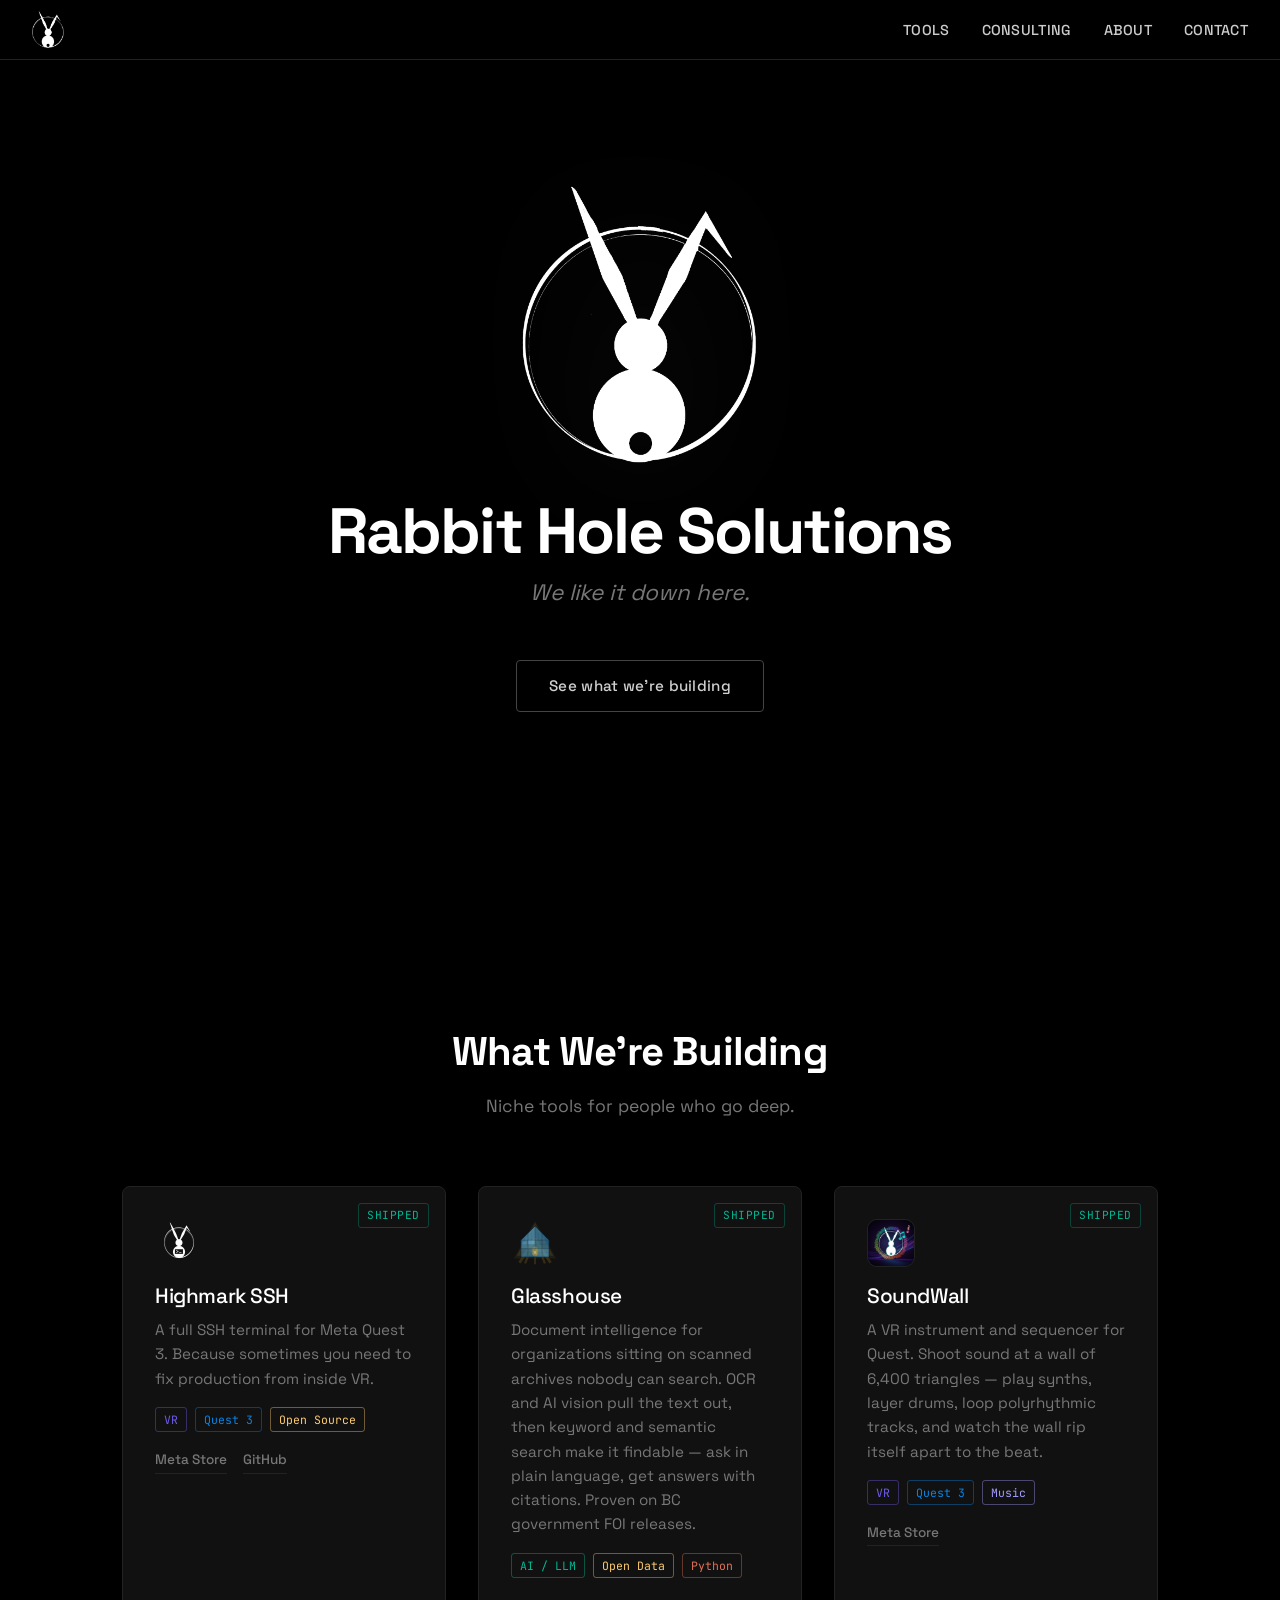
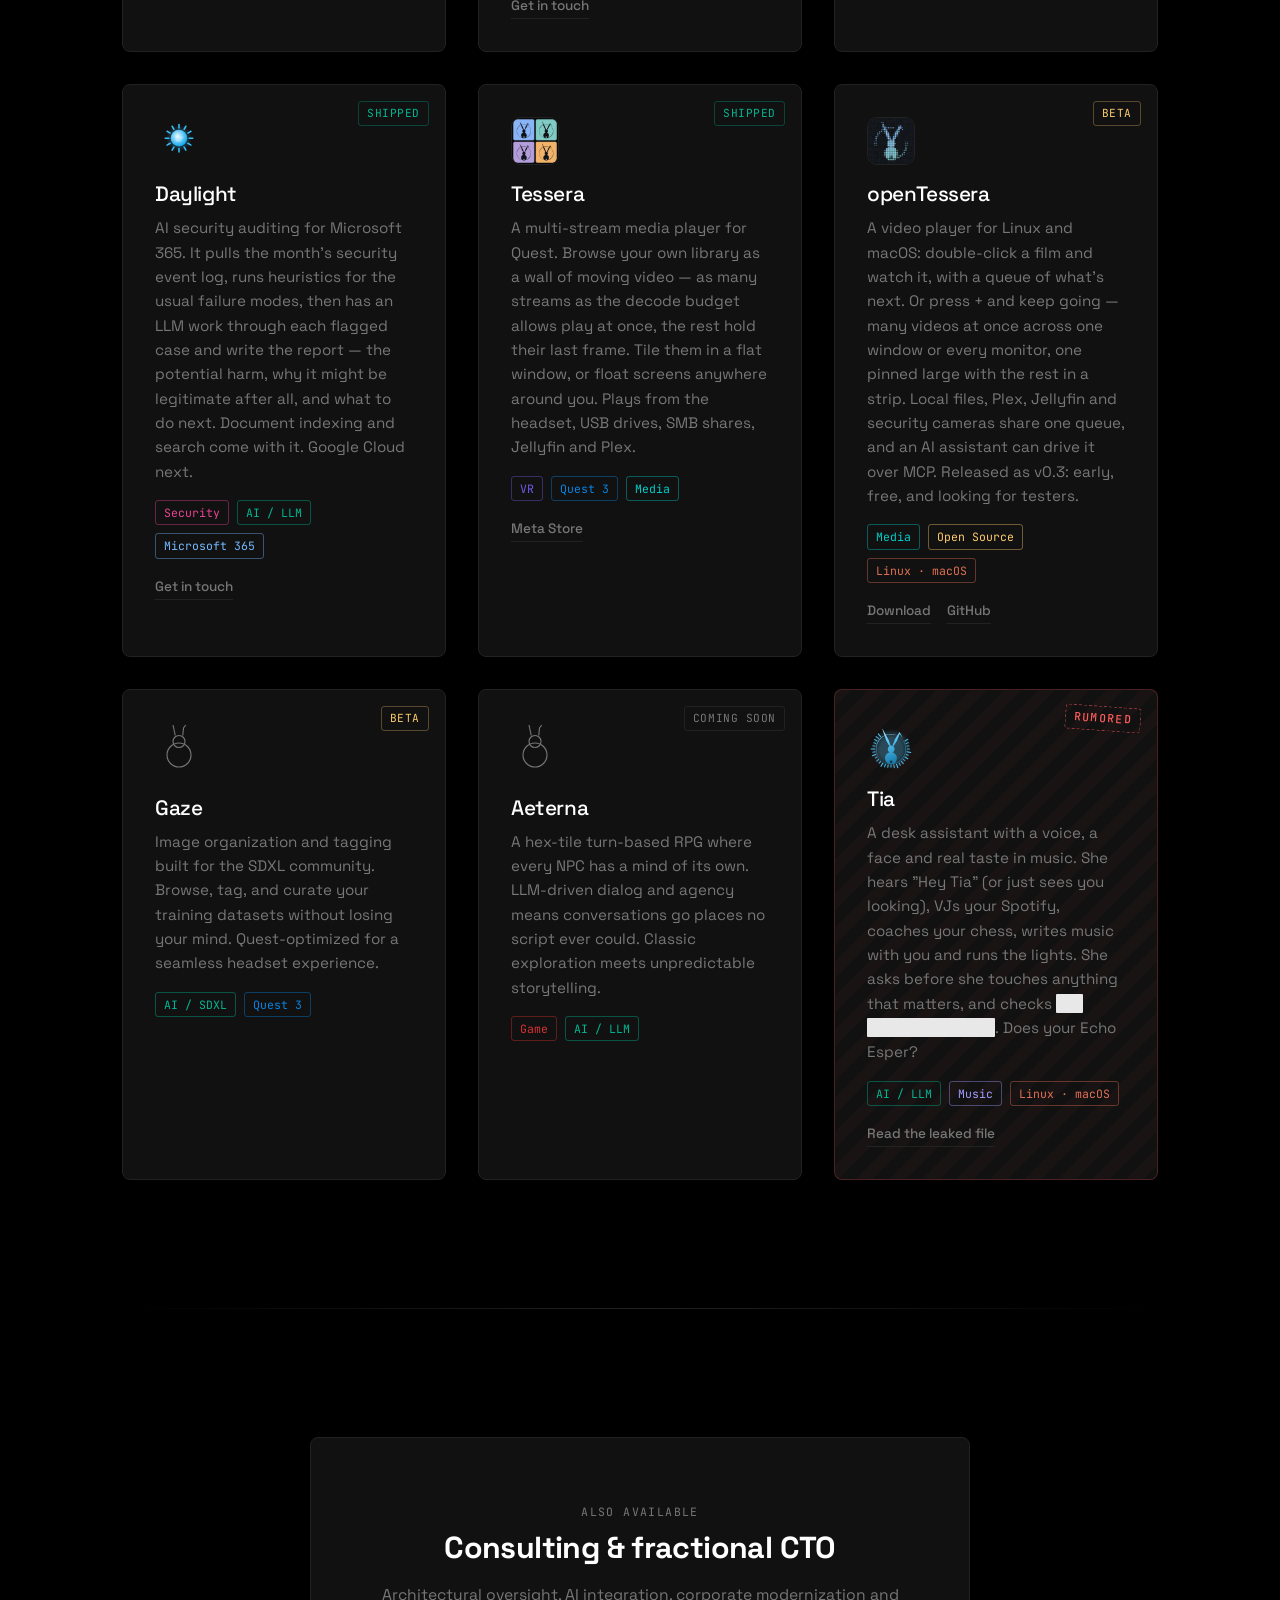
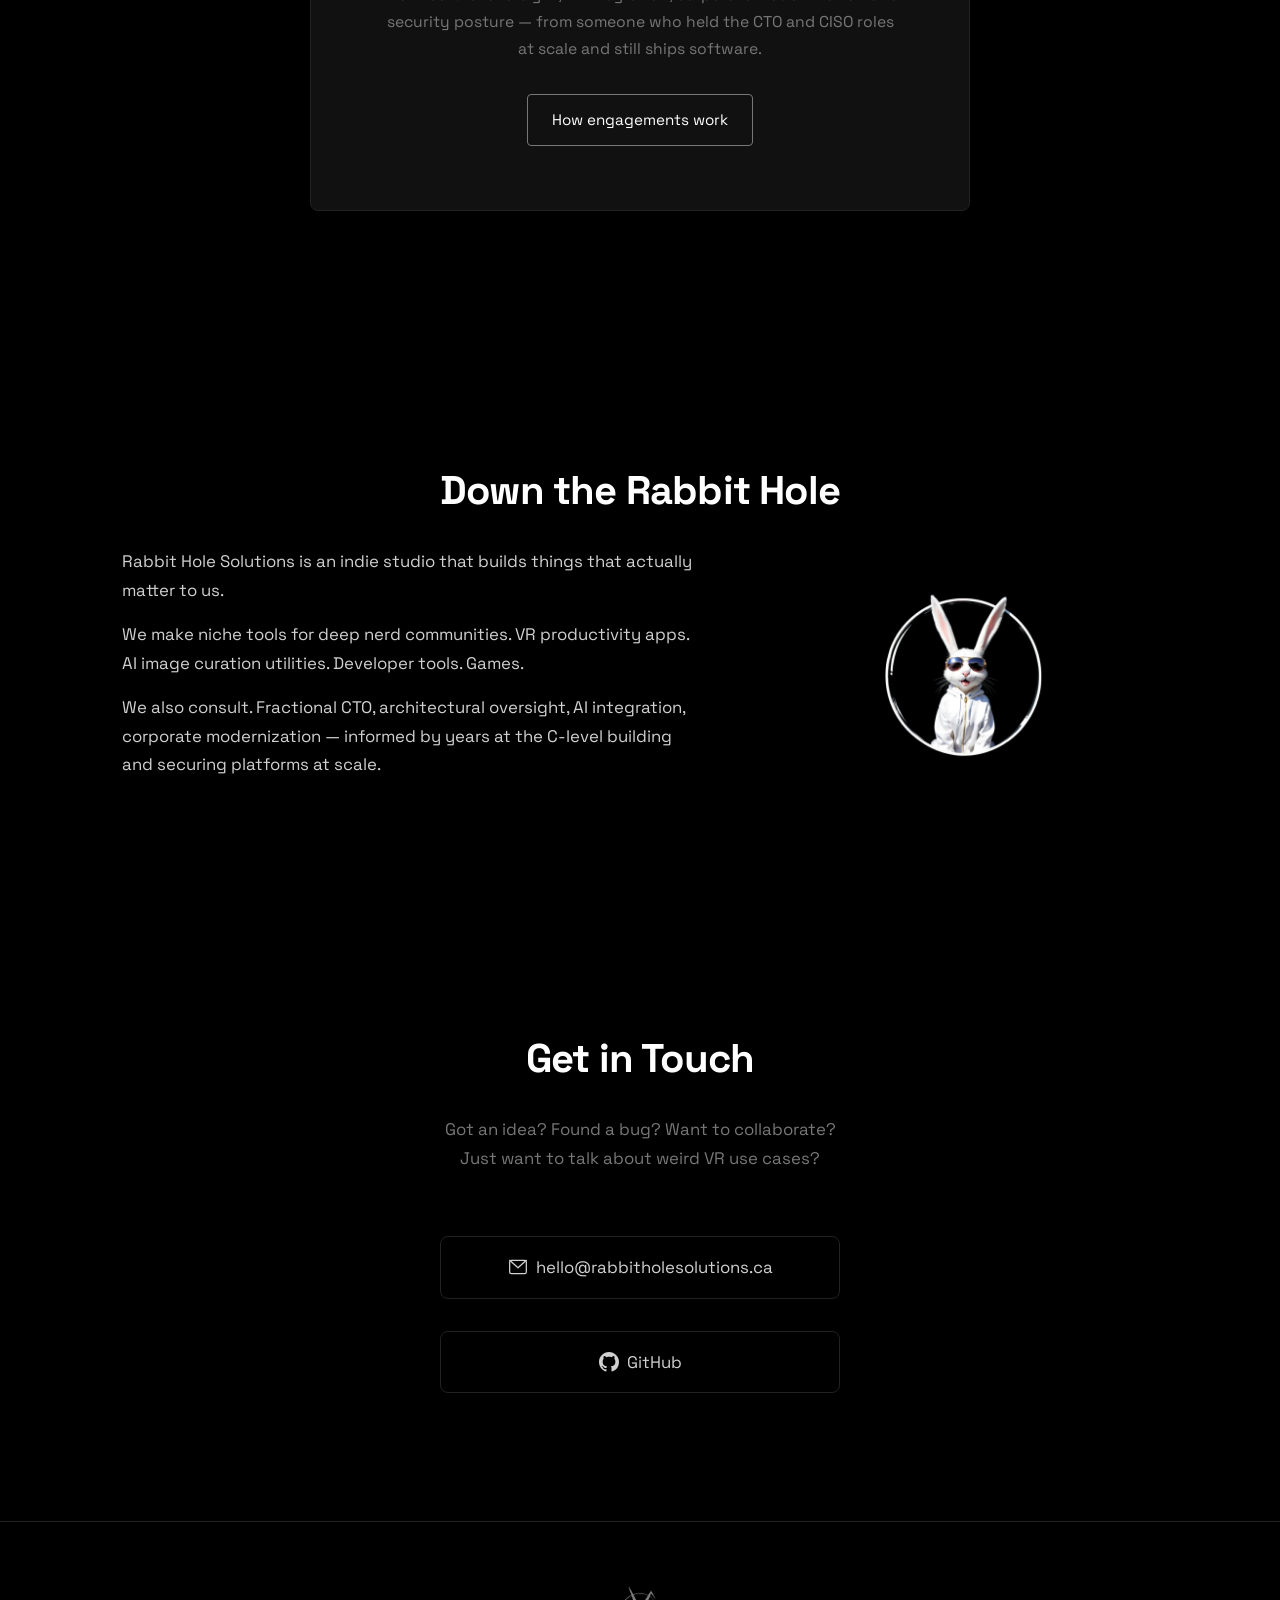
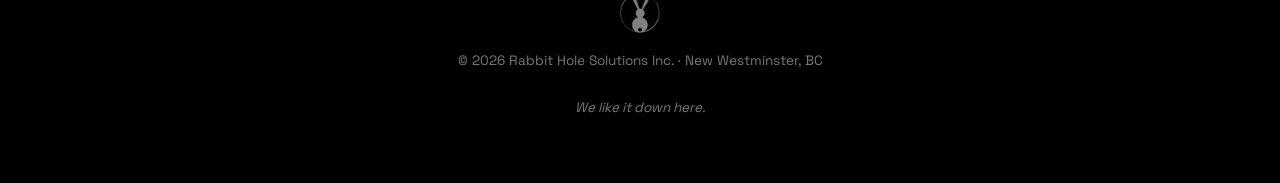
<file: index.html>
<!DOCTYPE html>
<html lang="en">
<head>
    <meta charset="UTF-8">
    <meta name="viewport" content="width=device-width, initial-scale=1.0">
    <title>Rabbit Hole Solutions Inc.</title>
    <meta name="description" content="Niche tools for deep nerd communities. VR apps, AI image gen tools, dev utilities, and games. We like it down here.">
    <meta name="theme-color" content="#000000">
    <link rel="canonical" href="https://rabbitholesolutions.ca/">

    <!-- Open Graph / Social -->
    <meta property="og:site_name" content="Rabbit Hole Solutions Inc.">
    <meta property="og:title" content="Rabbit Hole Solutions Inc.">
    <meta property="og:description" content="Niche tools for deep nerd communities. We like it down here.">
    <meta property="og:image" content="https://rabbitholesolutions.ca/og-card.png">
    <meta property="og:image:width" content="1200">
    <meta property="og:image:height" content="630">
    <meta property="og:image:alt" content="Rabbit Hole Solutions — we like it down here.">
    <meta property="og:url" content="https://rabbitholesolutions.ca/">
    <meta property="og:type" content="website">

    <meta name="twitter:card" content="summary_large_image">
    <meta name="twitter:title" content="Rabbit Hole Solutions Inc.">
    <meta name="twitter:description" content="Niche tools for deep nerd communities. We like it down here.">
    <meta name="twitter:image" content="https://rabbitholesolutions.ca/og-card.png">

    <!-- Favicon -->
    <link rel="icon" type="image/png" sizes="180x180" href="favicon.png">
    <link rel="apple-touch-icon" href="favicon.png">

    <!-- Fonts -->
    <link rel="preconnect" href="https://fonts.googleapis.com">
    <link rel="preconnect" href="https://fonts.gstatic.com" crossorigin>
    <link href="https://fonts.googleapis.com/css2?family=Space+Grotesk:wght@400;500;700&family=JetBrains+Mono:wght@400;500&display=swap" rel="stylesheet">

    <link rel="stylesheet" href="style.css">

    <!--
    Structured data. Only shipped products are listed — a SoftwareApplication
    entry is a claim that the thing exists and can be had, so betas stay out.
    Prices are deliberately omitted: they would need updating here every time
    a store price moved, and stale structured data is worse than none.
    -->
    <script type="application/ld+json">
    {
      "@context": "https://schema.org",
      "@graph": [
        {
          "@type": "Organization",
          "@id": "https://rabbitholesolutions.ca/#org",
          "name": "Rabbit Hole Solutions Inc.",
          "url": "https://rabbitholesolutions.ca/",
          "logo": "https://rabbitholesolutions.ca/inverted.png",
          "email": "hello@rabbitholesolutions.ca",
          "description": "Indie software studio building niche tools for deep technical communities — VR apps, AI document tooling, developer utilities and games. Also consulting: fractional CTO, architectural oversight, AI integration and corporate modernization.",
          "address": {
            "@type": "PostalAddress",
            "addressLocality": "New Westminster",
            "addressRegion": "BC",
            "addressCountry": "CA"
          },
          "sameAs": ["https://github.com/rabbitHoleSolutions"]
        },
        {
          "@type": "SoftwareApplication",
          "name": "Highmark SSH",
          "description": "A full SSH terminal for Meta Quest 3.",
          "applicationCategory": "DeveloperApplication",
          "operatingSystem": "Meta Horizon OS",
          "url": "https://rabbitholesolutions.ca/highmark-ssh/",
          "publisher": { "@id": "https://rabbitholesolutions.ca/#org" }
        },
        {
          "@type": "SoftwareApplication",
          "name": "SoundWall",
          "description": "A VR instrument and sequencer for Meta Quest — play synths, layer drums and loop polyrhythmic tracks against a wall of 6,400 triangles.",
          "applicationCategory": "MultimediaApplication",
          "operatingSystem": "Meta Horizon OS",
          "url": "https://rabbitholesolutions.ca/soundwall/",
          "publisher": { "@id": "https://rabbitholesolutions.ca/#org" }
        },
        {
          "@type": "SoftwareApplication",
          "name": "Tessera",
          "description": "A multi-stream media player for Meta Quest 3 and 3S — browse a whole video library as a wall of moving video, from the headset, USB drives, SMB shares, Jellyfin or Plex.",
          "applicationCategory": "MultimediaApplication",
          "operatingSystem": "Meta Horizon OS",
          "url": "https://rabbitholesolutions.ca/tessera/",
          "publisher": { "@id": "https://rabbitholesolutions.ca/#org" }
        },
        {
          "@type": "SoftwareApplication",
          "name": "openTessera",
          "description": "A video player for Linux and macOS that also plays many videos at once as a wall, across one window or every monitor. Local files, Plex, Jellyfin and security cameras. Free and open source.",
          "applicationCategory": "MultimediaApplication",
          "operatingSystem": "Linux, macOS",
          "url": "https://rabbitholesolutions.ca/opentessera/",
          "publisher": { "@id": "https://rabbitholesolutions.ca/#org" }
        },
        {
          "@type": "SoftwareApplication",
          "name": "Glasshouse",
          "description": "Document intelligence for organizations with large scanned archives. OCR and AI vision extract the text; keyword and semantic search make it findable, with cited answers to plain-language questions.",
          "applicationCategory": "BusinessApplication",
          "operatingSystem": "Web",
          "url": "https://rabbitholesolutions.ca/glasshouse/",
          "publisher": { "@id": "https://rabbitholesolutions.ca/#org" }
        },
        {
          "@type": "SoftwareApplication",
          "name": "Daylight",
          "description": "AI security auditing for Microsoft 365. Monthly security event logs are run through heuristics, then each flagged case is examined by an LLM and written up with potential harm, legitimate explanations and recommended next steps.",
          "applicationCategory": "SecurityApplication",
          "operatingSystem": "Web",
          "url": "https://rabbitholesolutions.ca/daylight/",
          "publisher": { "@id": "https://rabbitholesolutions.ca/#org" }
        }
      ]
    }
    </script>
</head>
<body>

    <!-- NAV -->
    <nav class="nav" id="nav">
        <a href="#hero" class="nav-logo">
            <img src="inverted.png" alt="Rabbit Hole Solutions" width="32" height="37">
        </a>
        <button class="nav-toggle" aria-label="Menu" aria-expanded="false">
            <span></span>
            <span></span>
            <span></span>
        </button>
        <ul class="nav-links">
            <li><a href="#tools">Tools</a></li>
            <li><a href="/consulting/">Consulting</a></li>
            <li><a href="#about">About</a></li>
            <li><a href="#contact">Contact</a></li>
        </ul>
    </nav>

    <!-- HERO -->
    <section id="hero" class="hero">
        <div class="hero-bg">
            <svg class="hero-motif" aria-hidden="true" viewBox="0 0 600 500" preserveAspectRatio="xMidYMid meet">
                <!-- Left ear: rotated 35deg outward, anchored at base -->
                <g transform="rotate(-35, 280, 240)">
                    <polygon points="288,240 272,240 255,50" fill="white" opacity="0.06"/>
                    <line x1="288" y1="240" x2="255" y2="50" stroke="white" stroke-width="1.5" opacity="0.10"/>
                    <line x1="272" y1="240" x2="255" y2="50" stroke="white" stroke-width="1.5" opacity="0.10"/>
                </g>
                <!-- Right ear: rotated 35deg outward, kinked tip -->
                <g transform="rotate(35, 320, 240)">
                    <polygon points="312,240 328,240 338,130 358,60 348,48" fill="white" opacity="0.06"/>
                    <polyline points="312,240 338,130 348,48" fill="none" stroke="white" stroke-width="1.5" opacity="0.10"/>
                    <polyline points="328,240 338,130 358,60" fill="none" stroke="white" stroke-width="1.5" opacity="0.10"/>
                    <line x1="348" y1="48" x2="358" y2="60" stroke="white" stroke-width="1.5" opacity="0.10"/>
                </g>
                <!-- Head circle -->
                <circle cx="300" cy="260" r="40" fill="none" stroke="white" stroke-width="1.5" opacity="0.10"/>
                <!-- Body circle — snug against head, like the logo -->
                <circle cx="300" cy="330" r="55" fill="none" stroke="white" stroke-width="1.5" opacity="0.10"/>
                <!-- Outer ring echo -->
                <circle cx="300" cy="290" r="190" fill="none" stroke="white" stroke-width="1.5" opacity="0.08"/>
            </svg>
        </div>
        <div class="hero-content">
            <img src="inverted.png" alt="Rabbit Hole Solutions logo" class="hero-logo" width="280" height="326">
            <h1 class="hero-title">Rabbit Hole Solutions</h1>
            <p class="hero-tagline">We like it down here.</p>
            <a href="#tools" class="hero-cta">See what we're building</a>
        </div>
    </section>

    <!-- TOOLS -->
    <section id="tools" class="tools">
        <div class="container">
            <h2 class="section-title">What We're Building</h2>
            <p class="section-subtitle">Niche tools for people who go deep.</p>

            <!--
            === ADD A NEW TOOL ===
            Copy the <article> block below, paste it inside the tools-grid,
            and fill in your details.

            Status options: data-status="shipped" | "beta" | "coming-soon" | "rumored"
            Tag classes:    tag-vr | tag-ai | tag-oss | tag-quest | tag-dev | tag-game | tag-music | tag-media
                            tag-sec | tag-cloud

            <article class="tool-card" data-status="STATUS">
                <div class="tool-icon">
                    <svg class="tool-icon-placeholder" aria-hidden="true" viewBox="0 0 64 64">
                        <circle cx="32" cy="44" r="16" fill="none" stroke="currentColor" stroke-width="1.5"/>
                        <circle cx="32" cy="26" r="8" fill="none" stroke="currentColor" stroke-width="1.5"/>
                        <line x1="27" y1="18" x2="24" y2="4" stroke="currentColor" stroke-width="1.5"/>
                        <polyline points="37,18 38,8 41,4" fill="none" stroke="currentColor" stroke-width="1.5"/>
                    </svg>
                </div>
                <h3 class="tool-name">TOOL NAME</h3>
                <p class="tool-desc">DESCRIPTION</p>
                <div class="tool-tags">
                    <span class="tag TAG_CLASS">TAG</span>
                </div>
                <div class="tool-links">
                    <a href="URL" class="tool-link">LINK TEXT</a>
                </div>
            </article>
            -->

            <div class="tools-grid">

                <article class="tool-card" data-status="shipped">
                    <div class="tool-icon">
                        <img src="icons/highmark-ssh.png" alt="" class="tool-icon-img" width="48" height="48">
                    </div>
                    <h3 class="tool-name"><a href="/highmark-ssh/">Highmark SSH</a></h3>
                    <p class="tool-desc">A full SSH terminal for Meta Quest 3. Because sometimes you need to fix production from inside VR.</p>
                    <div class="tool-tags">
                        <span class="tag tag-vr">VR</span>
                        <span class="tag tag-quest">Quest 3</span>
                        <span class="tag tag-oss">Open Source</span>
                    </div>
                    <div class="tool-links">
                        <a href="https://www.meta.com/experiences/highmark-ssh/25701722399438079" class="tool-link">Meta Store</a>
                        <a href="https://github.com/rabbitHoleSolutions/highmark-ssh" class="tool-link">GitHub</a>
                    </div>
                </article>

                <article class="tool-card" data-status="shipped">
                    <div class="tool-icon">
                        <img src="icons/glasshouse.svg" alt="" class="tool-icon-img" width="48" height="48">
                    </div>
                    <h3 class="tool-name"><a href="/glasshouse/">Glasshouse</a></h3>
                    <p class="tool-desc">Document intelligence for organizations sitting on scanned archives nobody can search. OCR and AI vision pull the text out, then keyword and semantic search make it findable — ask in plain language, get answers with citations. Proven on BC government FOI releases.</p>
                    <div class="tool-tags">
                        <span class="tag tag-ai">AI / LLM</span>
                        <span class="tag tag-oss">Open Data</span>
                        <span class="tag tag-dev">Python</span>
                    </div>
                    <div class="tool-links">
                        <a href="mailto:hello@rabbitholesolutions.ca" class="tool-link">Get in touch</a>
                    </div>
                </article>

                <article class="tool-card" data-status="shipped">
                    <div class="tool-icon">
                        <img src="icons/soundwall.png" alt="" class="tool-icon-img tool-icon-img--tile" width="48" height="48">
                    </div>
                    <h3 class="tool-name"><a href="/soundwall/">SoundWall</a></h3>
                    <p class="tool-desc">A VR instrument and sequencer for Quest. Shoot sound at a wall of 6,400 triangles — play synths, layer drums, loop polyrhythmic tracks, and watch the wall rip itself apart to the beat.</p>
                    <div class="tool-tags">
                        <span class="tag tag-vr">VR</span>
                        <span class="tag tag-quest">Quest 3</span>
                        <span class="tag tag-music">Music</span>
                    </div>
                    <div class="tool-links">
                        <a href="https://www.meta.com/experiences/soundwall/1194084427125571/" class="tool-link">Meta Store</a>
                    </div>
                </article>

                <article class="tool-card" data-status="shipped">
                    <div class="tool-icon">
                        <img src="icons/daylight.svg" alt="" class="tool-icon-img" width="48" height="48">
                    </div>
                    <h3 class="tool-name"><a href="/daylight/">Daylight</a></h3>
                    <p class="tool-desc">AI security auditing for Microsoft 365. It pulls the month's security event log, runs heuristics for the usual failure modes, then has an LLM work through each flagged case and write the report — the potential harm, why it might be legitimate after all, and what to do next. Document indexing and search come with it. Google Cloud next.</p>
                    <div class="tool-tags">
                        <span class="tag tag-sec">Security</span>
                        <span class="tag tag-ai">AI / LLM</span>
                        <span class="tag tag-cloud">Microsoft 365</span>
                    </div>
                    <div class="tool-links">
                        <a href="mailto:hello@rabbitholesolutions.ca" class="tool-link">Get in touch</a>
                    </div>
                </article>

                <article class="tool-card" data-status="shipped">
                    <div class="tool-icon">
                        <img src="icons/tessera.png" alt="" class="tool-icon-img tool-icon-img--tile" width="48" height="48">
                    </div>
                    <h3 class="tool-name"><a href="/tessera/">Tessera</a></h3>
                    <p class="tool-desc">A multi-stream media player for Quest. Browse your own library as a wall of moving video — as many streams as the decode budget allows play at once, the rest hold their last frame. Tile them in a flat window, or float screens anywhere around you. Plays from the headset, USB drives, SMB shares, Jellyfin and Plex.</p>
                    <div class="tool-tags">
                        <span class="tag tag-vr">VR</span>
                        <span class="tag tag-quest">Quest 3</span>
                        <span class="tag tag-media">Media</span>
                    </div>
                    <div class="tool-links">
                        <a href="https://www.meta.com/experiences/tessera/1245755595291787/" class="tool-link">Meta Store</a>
                    </div>
                </article>

                <article class="tool-card" data-status="beta">
                    <div class="tool-icon">
                        <img src="icons/opentessera.png" alt="" class="tool-icon-img tool-icon-img--tile" width="48" height="48">
                    </div>
                    <h3 class="tool-name"><a href="/opentessera/">openTessera</a></h3>
                    <p class="tool-desc">A video player for Linux and macOS: double-click a film and watch it, with a queue of what's next. Or press + and keep going — many videos at once across one window or every monitor, one pinned large with the rest in a strip. Local files, Plex, Jellyfin and security cameras share one queue, and an AI assistant can drive it over MCP. Released as v0.3: early, free, and looking for testers.</p>
                    <div class="tool-tags">
                        <span class="tag tag-media">Media</span>
                        <span class="tag tag-oss">Open Source</span>
                        <span class="tag tag-dev">Linux · macOS</span>
                    </div>
                    <div class="tool-links">
                        <a href="https://github.com/rabbitHoleSolutions/openTessera/releases/latest" class="tool-link">Download</a>
                        <a href="https://github.com/rabbitHoleSolutions/openTessera" class="tool-link">GitHub</a>
                    </div>
                </article>

                <article class="tool-card" data-status="beta">
                    <div class="tool-icon">
                        <svg class="tool-icon-placeholder" aria-hidden="true" viewBox="0 0 64 64">
                            <circle cx="32" cy="44" r="16" fill="none" stroke="currentColor" stroke-width="1.5"/>
                            <circle cx="32" cy="26" r="8" fill="none" stroke="currentColor" stroke-width="1.5"/>
                            <line x1="27" y1="18" x2="24" y2="4" stroke="currentColor" stroke-width="1.5"/>
                            <polyline points="37,18 38,8 41,4" fill="none" stroke="currentColor" stroke-width="1.5"/>
                        </svg>
                    </div>
                    <h3 class="tool-name">Gaze</h3>
                    <p class="tool-desc">Image organization and tagging built for the SDXL community. Browse, tag, and curate your training datasets without losing your mind. Quest-optimized for a seamless headset experience.</p>
                    <div class="tool-tags">
                        <span class="tag tag-ai">AI / SDXL</span>
                        <span class="tag tag-quest">Quest 3</span>
                    </div>
                    <div class="tool-links">
                    </div>
                </article>

                <article class="tool-card" data-status="coming-soon">
                    <div class="tool-icon">
                        <svg class="tool-icon-placeholder" aria-hidden="true" viewBox="0 0 64 64">
                            <circle cx="32" cy="44" r="16" fill="none" stroke="currentColor" stroke-width="1.5"/>
                            <circle cx="32" cy="26" r="8" fill="none" stroke="currentColor" stroke-width="1.5"/>
                            <line x1="27" y1="18" x2="24" y2="4" stroke="currentColor" stroke-width="1.5"/>
                            <polyline points="37,18 38,8 41,4" fill="none" stroke="currentColor" stroke-width="1.5"/>
                        </svg>
                    </div>
                    <h3 class="tool-name">Aeterna</h3>
                    <p class="tool-desc">A hex-tile turn-based RPG where every NPC has a mind of its own. LLM-driven dialog and agency means conversations go places no script ever could. Classic exploration meets unpredictable storytelling.</p>
                    <div class="tool-tags">
                        <span class="tag tag-game">Game</span>
                        <span class="tag tag-ai">AI / LLM</span>
                    </div>
                    <div class="tool-links">
                    </div>
                </article>

                <article class="tool-card" data-status="rumored">
                    <div class="tool-icon">
                        <img src="icons/tia.svg" alt="" class="tool-icon-img" width="48" height="48">
                    </div>
                    <h3 class="tool-name"><a href="/tia/">Tia</a></h3>
                    <p class="tool-desc">A desk assistant with a voice, a face and real taste in music. She hears "Hey Tia" (or just sees you looking), VJs your Spotify, coaches your chess, writes music with you and runs the lights. She asks before she touches anything that matters, and checks <span class="redact" tabindex="0" title="Declassified">it's really you asking</span>. Does your Echo Esper?</p>
                    <div class="tool-tags">
                        <span class="tag tag-ai">AI / LLM</span>
                        <span class="tag tag-music">Music</span>
                        <span class="tag tag-dev">Linux · macOS</span>
                    </div>
                    <div class="tool-links">
                        <a href="/tia/" class="tool-link">Read the leaked file</a>
                    </div>
                </article>


            </div>
        </div>
    </section>

    <!-- CONSULTING -->
    <section id="consulting" class="consulting">
        <div class="container">
            <hr class="soft-rule">
            <article class="consult-card">
                <p class="consult-eyebrow">Also available</p>
                <h2 class="consult-title">Consulting &amp; fractional CTO</h2>
                <p class="consult-desc">Architectural oversight, AI integration, corporate modernization and security posture &mdash; from someone who held the CTO and CISO roles at scale and still ships software.</p>
                <a href="/consulting/" class="cta cta-primary">How engagements work</a>
            </article>
        </div>
    </section>

    <!-- ABOUT -->
    <section id="about" class="about">
        <div class="container">
            <h2 class="section-title">Down the Rabbit Hole</h2>
            <div class="about-content">
                <div class="about-text">
                    <p>Rabbit Hole Solutions is an indie studio that builds things that actually matter to us.</p>
                    <p>We make niche tools for deep nerd communities. VR productivity apps. AI image curation utilities. Developer tools. Games.</p>
                    <p>We also <a href="/consulting/">consult</a>. Fractional CTO, architectural oversight, AI integration, corporate modernization — informed by years at the C-level building and securing platforms at scale.</p>
                </div>
                <aside class="about-aside">
                    <img src="about-rabbit.webp" alt="Rabbit Hole Solutions mascot" class="about-image" width="656" height="768" loading="lazy">
                </aside>
            </div>
        </div>
    </section>

    <!-- CONTACT -->
    <section id="contact" class="contact">
        <div class="container">
            <h2 class="section-title">Get in Touch</h2>
            <p class="contact-intro">Got an idea? Found a bug? Want to collaborate?<br>Just want to talk about weird VR use cases?</p>
            <div class="contact-methods">
                <a href="mailto:hello@rabbitholesolutions.ca" class="contact-link">
                    <svg class="contact-icon" aria-hidden="true" viewBox="0 0 24 24" fill="none" stroke="currentColor" stroke-width="1.5" stroke-linecap="round" stroke-linejoin="round">
                        <rect x="2" y="4" width="20" height="16" rx="2"/>
                        <path d="M22 4L12 13L2 4"/>
                    </svg>
                    hello@rabbitholesolutions.ca
                </a>
                <a href="https://github.com/rabbitHoleSolutions" class="contact-link" target="_blank" rel="noopener noreferrer">
                    <svg class="contact-icon" aria-hidden="true" viewBox="0 0 24 24" fill="currentColor">
                        <path d="M12 0C5.37 0 0 5.37 0 12c0 5.31 3.435 9.795 8.205 11.385.6.105.825-.255.825-.57 0-.285-.015-1.23-.015-2.235-3.015.555-3.795-.735-4.035-1.41-.135-.345-.72-1.41-1.23-1.695-.42-.225-1.02-.78-.015-.795.945-.015 1.62.87 1.845 1.23 1.08 1.815 2.805 1.305 3.495.99.105-.78.42-1.305.765-1.605-2.67-.3-5.46-1.335-5.46-5.925 0-1.305.465-2.385 1.23-3.225-.12-.3-.54-1.53.12-3.18 0 0 1.005-.315 3.3 1.23.96-.27 1.98-.405 3-.405s2.04.135 3 .405c2.295-1.56 3.3-1.23 3.3-1.23.66 1.65.24 2.88.12 3.18.765.84 1.23 1.905 1.23 3.225 0 4.605-2.805 5.625-5.475 5.925.435.375.81 1.095.81 2.22 0 1.605-.015 2.895-.015 3.3 0 .315.225.69.825.57A12.02 12.02 0 0024 12c0-6.63-5.37-12-12-12z"/>
                    </svg>
                    GitHub
                </a>
            </div>
        </div>
    </section>

    <!-- FOOTER -->
    <footer class="footer">
        <div class="container">
            <img src="inverted.png" alt="" class="footer-logo" width="40" height="47">
            <p class="footer-copy">&copy; 2026 Rabbit Hole Solutions Inc. &middot; New Westminster, BC</p>
            <p class="footer-tagline">We like it down here.</p>
        </div>
    </footer>

    <script>
        // Smooth scroll for anchor links
        document.querySelectorAll('a[href^="#"]').forEach(function(link) {
            link.addEventListener('click', function(e) {
                e.preventDefault();
                var target = document.querySelector(this.getAttribute('href'));
                if (target) {
                    target.scrollIntoView({ behavior: 'smooth', block: 'start' });
                }
                // Close mobile nav if open
                document.getElementById('nav').classList.remove('nav--open');
                document.querySelector('.nav-toggle').setAttribute('aria-expanded', 'false');
            });
        });

        // Mobile nav toggle
        var toggle = document.querySelector('.nav-toggle');
        var nav = document.getElementById('nav');
        toggle.addEventListener('click', function() {
            var open = nav.classList.toggle('nav--open');
            toggle.setAttribute('aria-expanded', open);
        });

        // Scroll-triggered fade-in
        var observer = new IntersectionObserver(function(entries) {
            entries.forEach(function(entry) {
                if (entry.isIntersecting) {
                    entry.target.classList.add('visible');
                    observer.unobserve(entry.target);
                }
            });
        }, { threshold: 0.1 });

        document.querySelectorAll('.tool-card, .about-content, .section-title, .consult-card, .contact-methods').forEach(function(el) {
            observer.observe(el);
        });
    </script>

</body>
</html>
</file>
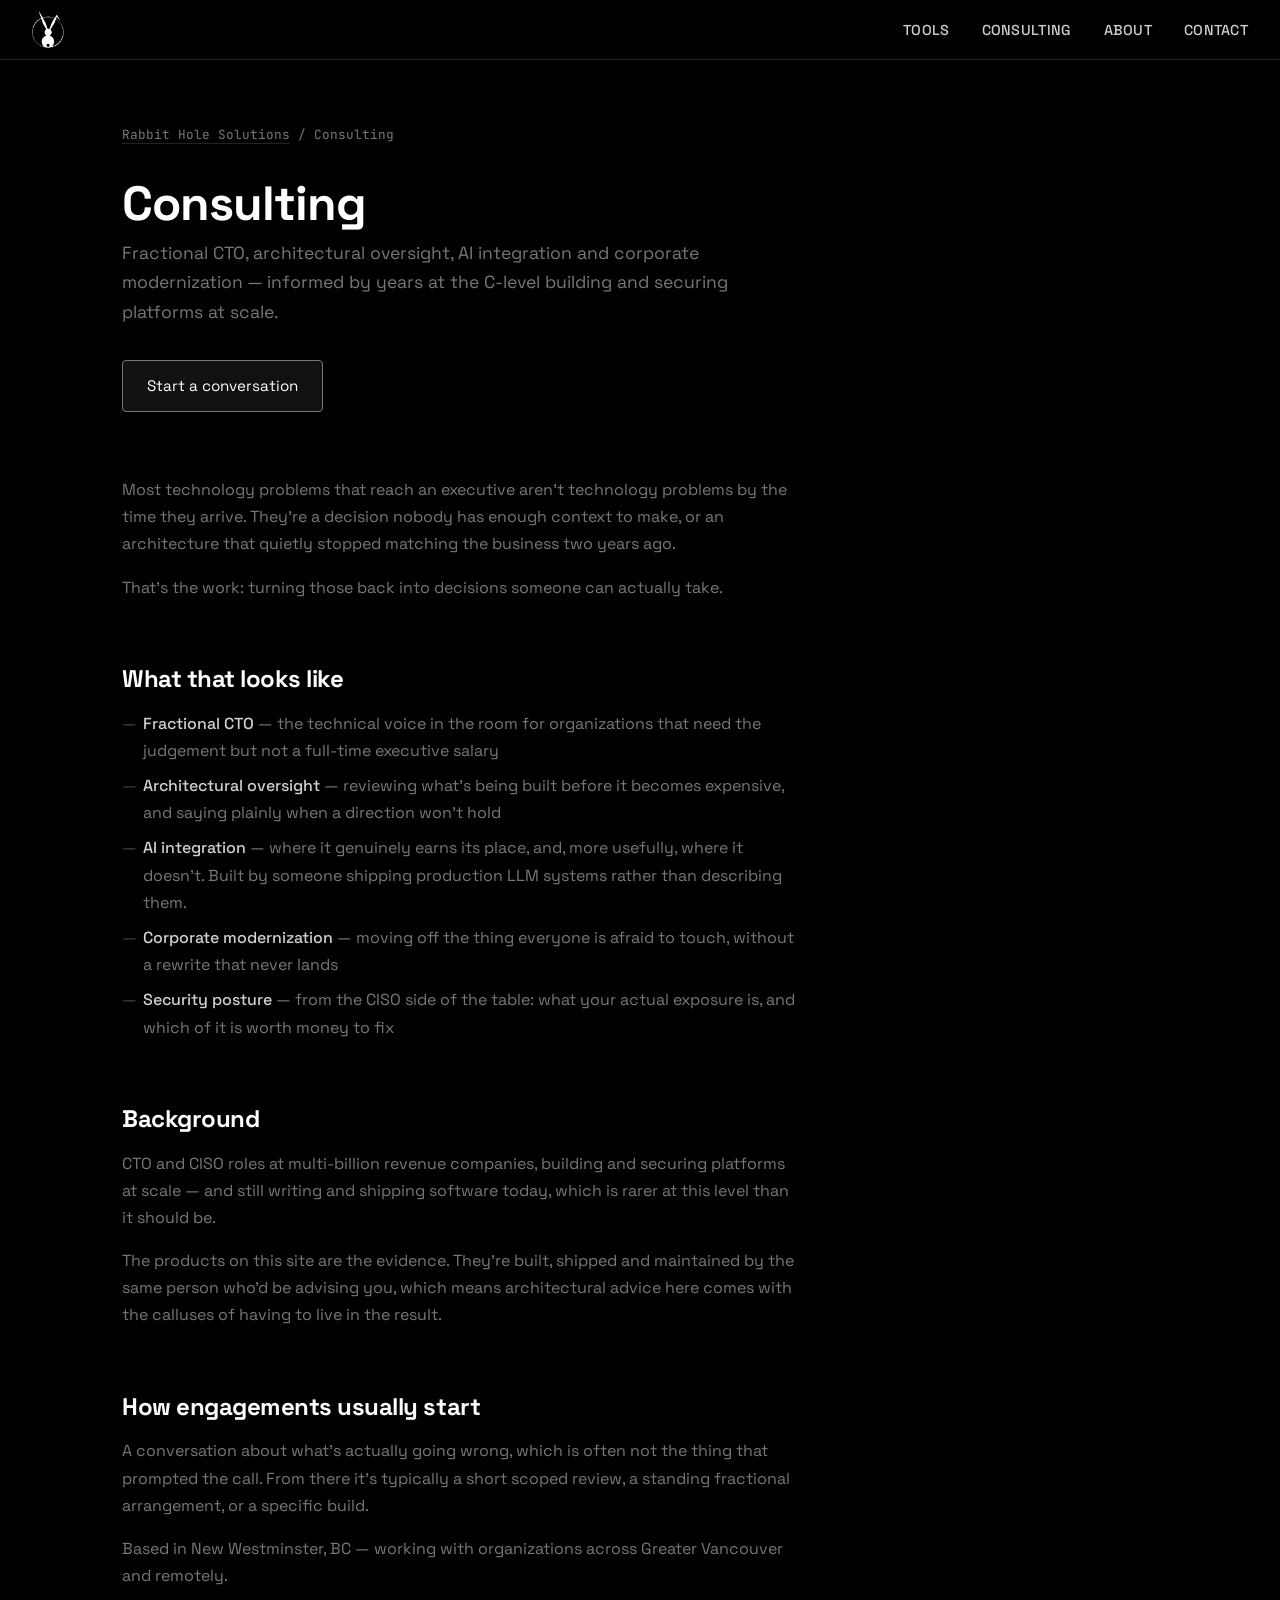
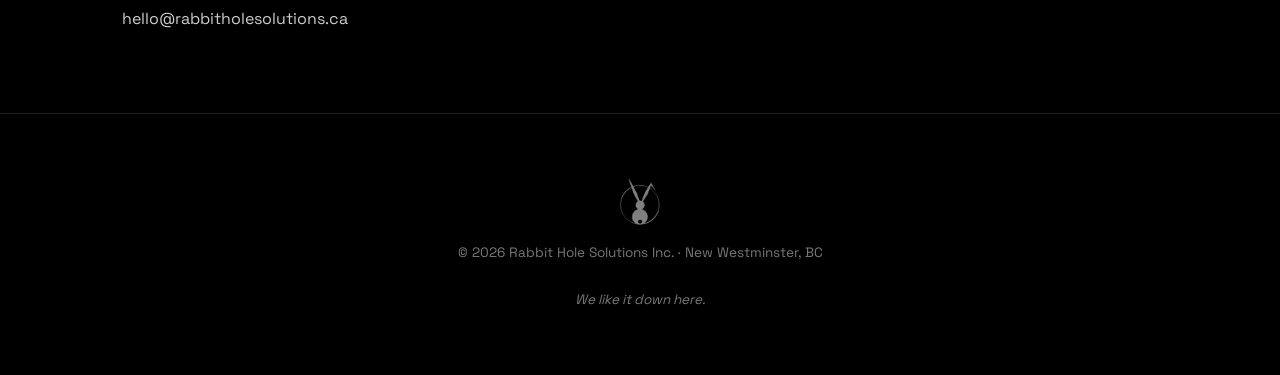
<file: consulting/index.html>
<!DOCTYPE html>
<html lang="en">
<head>
    <meta charset="UTF-8">
    <meta name="viewport" content="width=device-width, initial-scale=1.0">
    <title>Consulting — fractional CTO and architectural oversight | Rabbit Hole Solutions</title>
    <meta name="description" content="Fractional CTO, architectural oversight, AI integration and corporate modernization in Vancouver and New Westminster BC — from someone who held the CTO and CISO roles at scale.">
    <meta name="theme-color" content="#000000">
    <link rel="canonical" href="https://rabbitholesolutions.ca/consulting/">

    <meta property="og:site_name" content="Rabbit Hole Solutions Inc.">
    <meta property="og:title" content="Consulting — fractional CTO and architectural oversight">
    <meta property="og:description" content="Fractional CTO, architectural oversight, AI integration and corporate modernization in Vancouver and New Westminster BC — from someone who held the CTO and CISO roles at scale.">
    <meta property="og:image" content="https://rabbitholesolutions.ca/og-card.png">
    <meta property="og:image:width" content="1200">
    <meta property="og:image:height" content="630">
    <meta property="og:url" content="https://rabbitholesolutions.ca/consulting/">
    <meta property="og:type" content="website">

    <meta name="twitter:card" content="summary_large_image">
    <meta name="twitter:title" content="Consulting — fractional CTO and architectural oversight">
    <meta name="twitter:description" content="Fractional CTO, architectural oversight, AI integration and corporate modernization in Vancouver and New Westminster BC — from someone who held the CTO and CISO roles at scale.">
    <meta name="twitter:image" content="https://rabbitholesolutions.ca/og-card.png">

    <link rel="icon" type="image/png" sizes="180x180" href="/favicon.png">
    <link rel="apple-touch-icon" href="/favicon.png">

    <link rel="preconnect" href="https://fonts.googleapis.com">
    <link rel="preconnect" href="https://fonts.gstatic.com" crossorigin>
    <link href="https://fonts.googleapis.com/css2?family=Space+Grotesk:wght@400;500;700&family=JetBrains+Mono:wght@400;500&display=swap" rel="stylesheet">

    <link rel="stylesheet" href="/style.css">

    <script type="application/ld+json">
{
      "@context": "https://schema.org",
      "@type": "ProfessionalService",
      "name": "Rabbit Hole Solutions \u2014 Technology Consulting",
      "description": "Fractional CTO, architectural oversight, AI integration and corporate modernization, from a former CTO and CISO at multi-billion revenue companies.",
      "url": "https://rabbitholesolutions.ca/consulting/",
      "areaServed": "CA",
      "email": "hello@rabbitholesolutions.ca",
      "address": {
            "@type": "PostalAddress",
            "addressLocality": "New Westminster",
            "addressRegion": "BC",
            "addressCountry": "CA"
      },
      "provider": {
            "@type": "Organization",
            "name": "Rabbit Hole Solutions Inc.",
            "url": "https://rabbitholesolutions.ca/"
      }
}
    </script>
</head>
<body>

    <nav class="nav" id="nav">
        <a href="/" class="nav-logo">
            <img src="/inverted.png" alt="Rabbit Hole Solutions" width="32" height="37">
        </a>
        <button class="nav-toggle" aria-label="Menu" aria-expanded="false">
            <span></span><span></span><span></span>
        </button>
        <ul class="nav-links">
            <li><a href="/#tools">Tools</a></li>
            <li><a href="/consulting/">Consulting</a></li>
            <li><a href="/#about">About</a></li>
            <li><a href="/#contact">Contact</a></li>
        </ul>
    </nav>

    <main class="page">
        <div class="container">
            <p class="breadcrumb"><a href="/">Rabbit Hole Solutions</a> / Consulting</p>

            <div class="product-head">
                <div>
                    <h1 class="product-title">Consulting</h1>
                    <p class="product-tagline">Fractional CTO, architectural oversight, AI integration and corporate modernization — informed by years at the C-level building and securing platforms at scale.</p>
                </div>
            </div>

            <div class="cta-row">
                <a href="mailto:hello@rabbitholesolutions.ca?subject=Consulting" class="cta cta-primary">Start a conversation</a>
            </div>

            <div class="prose">
                <p>Most technology problems that reach an executive aren't technology problems by the time they arrive. They're a decision nobody has enough context to make, or an architecture that quietly stopped matching the business two years ago.</p>
                <p>That's the work: turning those back into decisions someone can actually take.</p>

                <h2>What that looks like</h2>
                <ul>
                    <li><strong>Fractional CTO</strong> — the technical voice in the room for organizations that need the judgement but not a full-time executive salary</li>
                    <li><strong>Architectural oversight</strong> — reviewing what's being built before it becomes expensive, and saying plainly when a direction won't hold</li>
                    <li><strong>AI integration</strong> — where it genuinely earns its place, and, more usefully, where it doesn't. Built by someone shipping production LLM systems rather than describing them.</li>
                    <li><strong>Corporate modernization</strong> — moving off the thing everyone is afraid to touch, without a rewrite that never lands</li>
                    <li><strong>Security posture</strong> — from the CISO side of the table: what your actual exposure is, and which of it is worth money to fix</li>
                </ul>

                <h2>Background</h2>
                <p>CTO and CISO roles at multi-billion revenue companies, building and securing platforms at scale — and still writing and shipping software today, which is rarer at this level than it should be.</p>
                <p>The products on this site are the evidence. They're built, shipped and maintained by the same person who'd be advising you, which means architectural advice here comes with the calluses of having to live in the result.</p>

                <h2>How engagements usually start</h2>
                <p>A conversation about what's actually going wrong, which is often not the thing that prompted the call. From there it's typically a short scoped review, a standing fractional arrangement, or a specific build.</p>
                <p>Based in New Westminster, BC — working with organizations across Greater Vancouver and remotely.</p>

                <p><a href="mailto:hello@rabbitholesolutions.ca?subject=Consulting">hello@rabbitholesolutions.ca</a></p>
            </div>
        </div>
    </main>

    <footer class="footer">
        <div class="container">
            <img src="/inverted.png" alt="" class="footer-logo" width="40" height="47">
            <p class="footer-copy">&copy; 2026 Rabbit Hole Solutions Inc. &middot; New Westminster, BC</p>
            <p class="footer-tagline">We like it down here.</p>
        </div>
    </footer>

    <script>
        var toggle = document.querySelector('.nav-toggle');
        var nav = document.getElementById('nav');
        toggle.addEventListener('click', function() {
            var open = nav.classList.toggle('nav--open');
            toggle.setAttribute('aria-expanded', open);
        });
    </script>

</body>
</html>
</file>
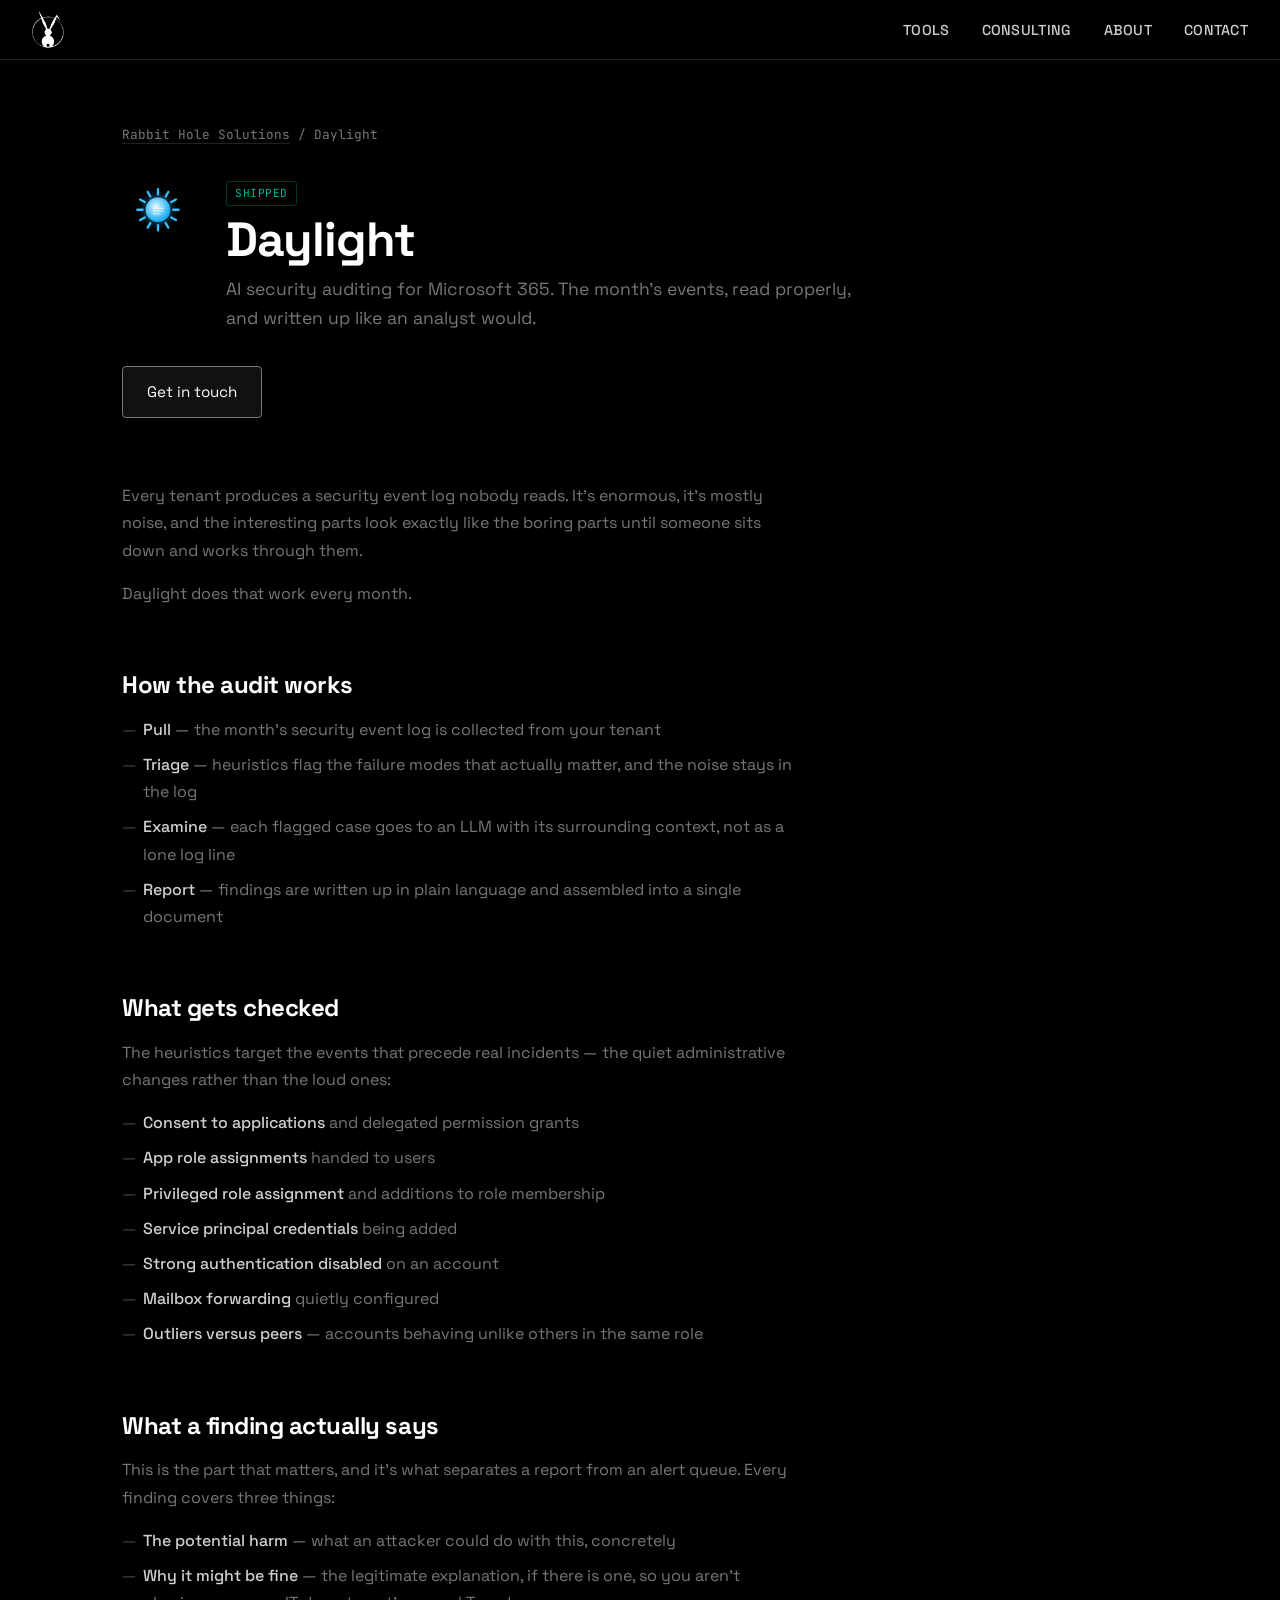
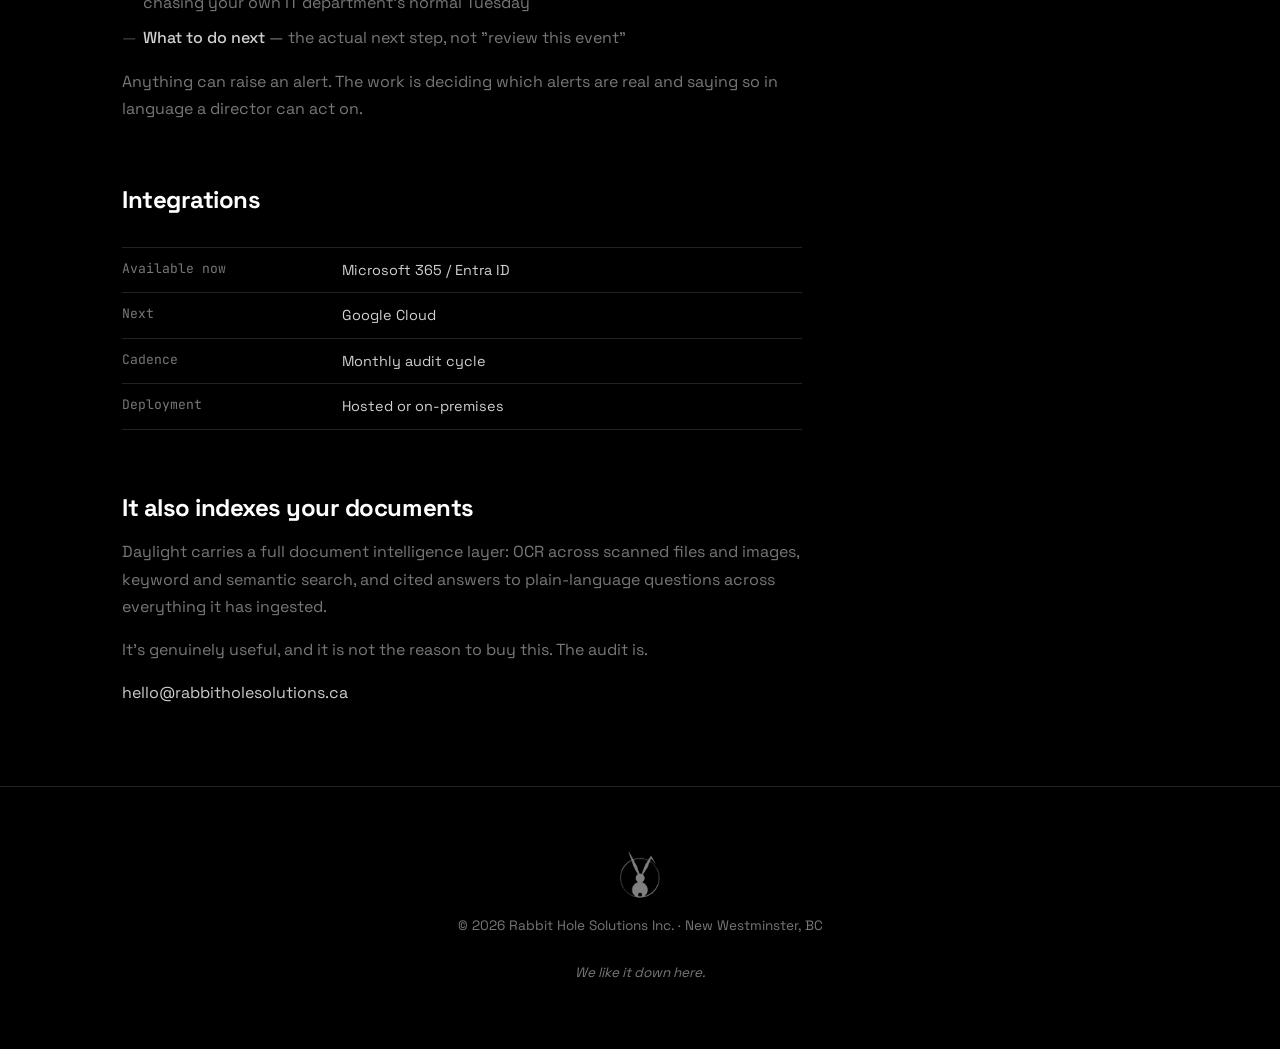
<file: daylight/index.html>
<!DOCTYPE html>
<html lang="en">
<head>
    <meta charset="UTF-8">
    <meta name="viewport" content="width=device-width, initial-scale=1.0">
    <title>Daylight — AI security auditing for Microsoft 365 | Rabbit Hole Solutions</title>
    <meta name="description" content="Daylight audits your Microsoft 365 security event log every month, runs heuristics for common failure modes, and has an LLM write up each finding with harm, context and next steps.">
    <meta name="theme-color" content="#000000">
    <link rel="canonical" href="https://rabbitholesolutions.ca/daylight/">

    <meta property="og:site_name" content="Rabbit Hole Solutions Inc.">
    <meta property="og:title" content="Daylight — AI security auditing for Microsoft 365">
    <meta property="og:description" content="Daylight audits your Microsoft 365 security event log every month, runs heuristics for common failure modes, and has an LLM write up each finding with harm, context and next steps.">
    <meta property="og:image" content="https://rabbitholesolutions.ca/og-card.png">
    <meta property="og:image:width" content="1200">
    <meta property="og:image:height" content="630">
    <meta property="og:url" content="https://rabbitholesolutions.ca/daylight/">
    <meta property="og:type" content="website">

    <meta name="twitter:card" content="summary_large_image">
    <meta name="twitter:title" content="Daylight — AI security auditing for Microsoft 365">
    <meta name="twitter:description" content="Daylight audits your Microsoft 365 security event log every month, runs heuristics for common failure modes, and has an LLM write up each finding with harm, context and next steps.">
    <meta name="twitter:image" content="https://rabbitholesolutions.ca/og-card.png">

    <link rel="icon" type="image/png" sizes="180x180" href="/favicon.png">
    <link rel="apple-touch-icon" href="/favicon.png">

    <link rel="preconnect" href="https://fonts.googleapis.com">
    <link rel="preconnect" href="https://fonts.gstatic.com" crossorigin>
    <link href="https://fonts.googleapis.com/css2?family=Space+Grotesk:wght@400;500;700&family=JetBrains+Mono:wght@400;500&display=swap" rel="stylesheet">

    <link rel="stylesheet" href="/style.css">

    <script type="application/ld+json">
{
      "@context": "https://schema.org",
      "@type": "SoftwareApplication",
      "name": "Daylight",
      "description": "AI security auditing for Microsoft 365. Monthly security event logs run through heuristics, with each flagged case examined by an LLM and written up with potential harm, legitimate explanations and recommended next steps.",
      "applicationCategory": "SecurityApplication",
      "operatingSystem": "Web",
      "url": "https://rabbitholesolutions.ca/daylight/",
      "publisher": {
            "@type": "Organization",
            "name": "Rabbit Hole Solutions Inc.",
            "url": "https://rabbitholesolutions.ca/"
      }
}
    </script>
</head>
<body>

    <nav class="nav" id="nav">
        <a href="/" class="nav-logo">
            <img src="/inverted.png" alt="Rabbit Hole Solutions" width="32" height="37">
        </a>
        <button class="nav-toggle" aria-label="Menu" aria-expanded="false">
            <span></span><span></span><span></span>
        </button>
        <ul class="nav-links">
            <li><a href="/#tools">Tools</a></li>
            <li><a href="/consulting/">Consulting</a></li>
            <li><a href="/#about">About</a></li>
            <li><a href="/#contact">Contact</a></li>
        </ul>
    </nav>

    <main class="page">
        <div class="container">
            <p class="breadcrumb"><a href="/">Rabbit Hole Solutions</a> / Daylight</p>

            <div class="product-head">
                <img src="/icons/daylight.svg" alt="Daylight icon" width="72" height="72">
                <div>
                    <span class="pill pill-shipped">Shipped</span>
                    <h1 class="product-title">Daylight</h1>
                    <p class="product-tagline">AI security auditing for Microsoft 365. The month's events, read properly, and written up like an analyst would.</p>
                </div>
            </div>

            <div class="cta-row">
                <a href="mailto:hello@rabbitholesolutions.ca?subject=Daylight" class="cta cta-primary">Get in touch</a>
            </div>

            <div class="prose">
                <p>Every tenant produces a security event log nobody reads. It's enormous, it's mostly noise, and the interesting parts look exactly like the boring parts until someone sits down and works through them.</p>
                <p>Daylight does that work every month.</p>

                <h2>How the audit works</h2>
                <ul>
                    <li><strong>Pull</strong> — the month's security event log is collected from your tenant</li>
                    <li><strong>Triage</strong> — heuristics flag the failure modes that actually matter, and the noise stays in the log</li>
                    <li><strong>Examine</strong> — each flagged case goes to an LLM with its surrounding context, not as a lone log line</li>
                    <li><strong>Report</strong> — findings are written up in plain language and assembled into a single document</li>
                </ul>

                <h2>What gets checked</h2>
                <p>The heuristics target the events that precede real incidents — the quiet administrative changes rather than the loud ones:</p>
                <ul>
                    <li><strong>Consent to applications</strong> and delegated permission grants</li>
                    <li><strong>App role assignments</strong> handed to users</li>
                    <li><strong>Privileged role assignment</strong> and additions to role membership</li>
                    <li><strong>Service principal credentials</strong> being added</li>
                    <li><strong>Strong authentication disabled</strong> on an account</li>
                    <li><strong>Mailbox forwarding</strong> quietly configured</li>
                    <li><strong>Outliers versus peers</strong> — accounts behaving unlike others in the same role</li>
                </ul>

                <h2>What a finding actually says</h2>
                <p>This is the part that matters, and it's what separates a report from an alert queue. Every finding covers three things:</p>
                <ul>
                    <li><strong>The potential harm</strong> — what an attacker could do with this, concretely</li>
                    <li><strong>Why it might be fine</strong> — the legitimate explanation, if there is one, so you aren't chasing your own IT department's normal Tuesday</li>
                    <li><strong>What to do next</strong> — the actual next step, not "review this event"</li>
                </ul>
                <p>Anything can raise an alert. The work is deciding which alerts are real and saying so in language a director can act on.</p>

                <h2>Integrations</h2>
                <dl class="spec">
                    <div><dt>Available now</dt><dd>Microsoft 365 / Entra ID</dd></div>
                    <div><dt>Next</dt><dd>Google Cloud</dd></div>
                    <div><dt>Cadence</dt><dd>Monthly audit cycle</dd></div>
                    <div><dt>Deployment</dt><dd>Hosted or on-premises</dd></div>
                </dl>

                <h2>It also indexes your documents</h2>
                <p>Daylight carries a full document intelligence layer: OCR across scanned files and images, keyword and semantic search, and cited answers to plain-language questions across everything it has ingested.</p>
                <p>It's genuinely useful, and it is not the reason to buy this. The audit is.</p>

                <p><a href="mailto:hello@rabbitholesolutions.ca?subject=Daylight">hello@rabbitholesolutions.ca</a></p>
            </div>
        </div>
    </main>

    <footer class="footer">
        <div class="container">
            <img src="/inverted.png" alt="" class="footer-logo" width="40" height="47">
            <p class="footer-copy">&copy; 2026 Rabbit Hole Solutions Inc. &middot; New Westminster, BC</p>
            <p class="footer-tagline">We like it down here.</p>
        </div>
    </footer>

    <script>
        var toggle = document.querySelector('.nav-toggle');
        var nav = document.getElementById('nav');
        toggle.addEventListener('click', function() {
            var open = nav.classList.toggle('nav--open');
            toggle.setAttribute('aria-expanded', open);
        });
    </script>

</body>
</html>
</file>
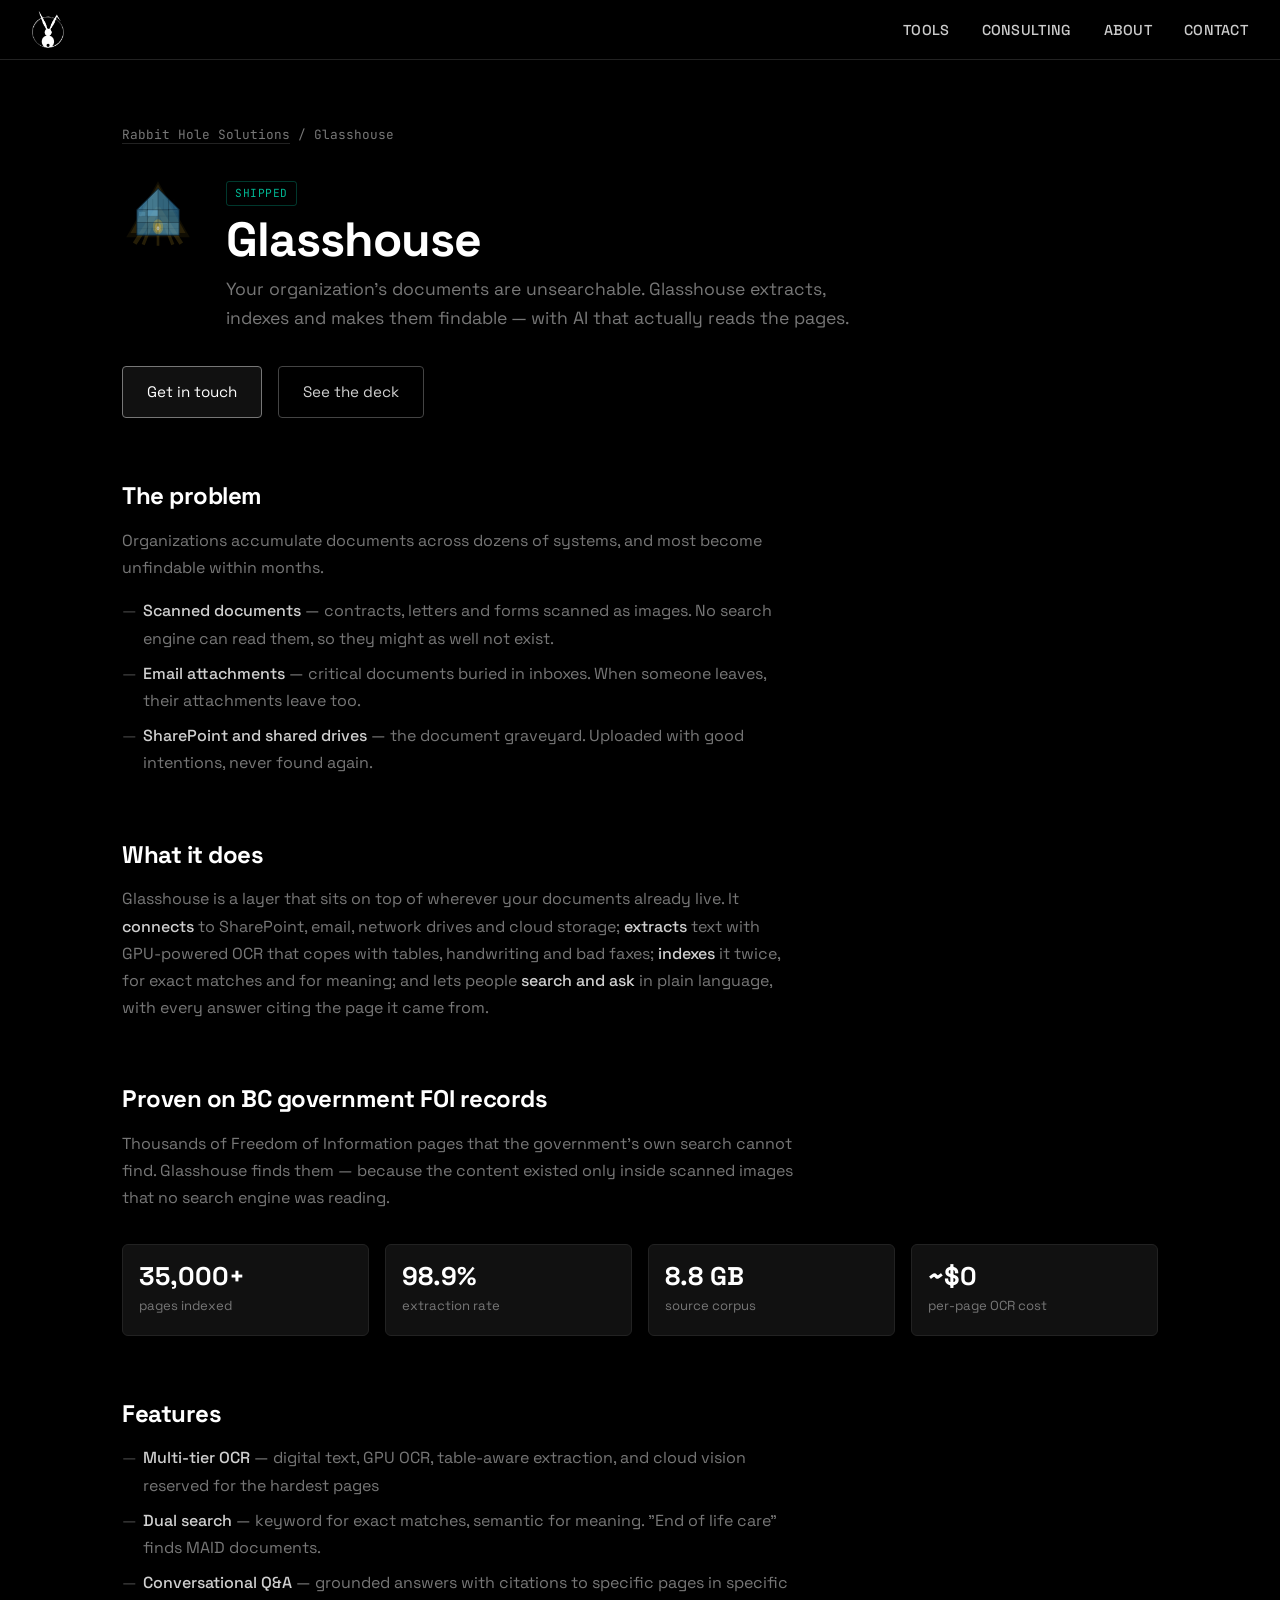
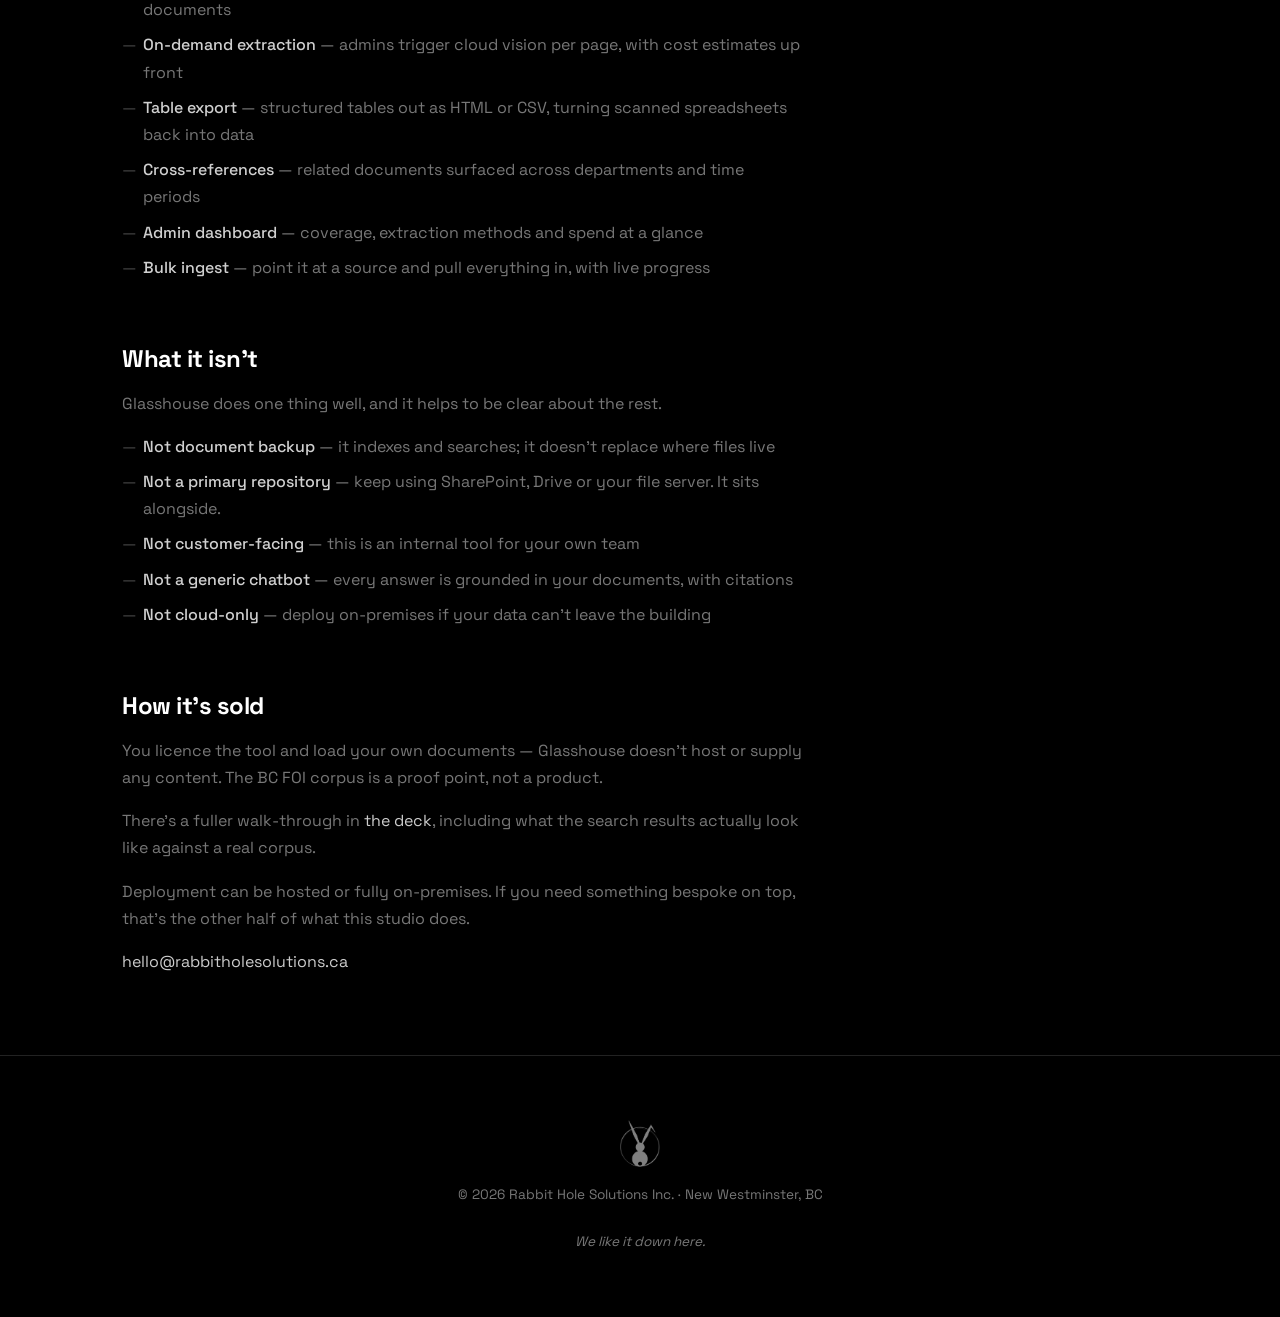
<file: glasshouse/index.html>
<!DOCTYPE html>
<html lang="en">
<head>
    <meta charset="UTF-8">
    <meta name="viewport" content="width=device-width, initial-scale=1.0">
    <title>Glasshouse — document intelligence for scanned archives | Rabbit Hole Solutions</title>
    <meta name="description" content="Glasshouse makes unsearchable document archives findable. Multi-tier OCR reads scanned pages, dual keyword and semantic search indexes them, and plain-language questions get cited answers.">
    <meta name="theme-color" content="#000000">
    <link rel="canonical" href="https://rabbitholesolutions.ca/glasshouse/">

    <meta property="og:site_name" content="Rabbit Hole Solutions Inc.">
    <meta property="og:title" content="Glasshouse — document intelligence for scanned archives">
    <meta property="og:description" content="Glasshouse makes unsearchable document archives findable. Multi-tier OCR reads scanned pages, dual keyword and semantic search indexes them, and plain-language questions get cited answers.">
    <meta property="og:image" content="https://rabbitholesolutions.ca/og-card.png">
    <meta property="og:image:width" content="1200">
    <meta property="og:image:height" content="630">
    <meta property="og:url" content="https://rabbitholesolutions.ca/glasshouse/">
    <meta property="og:type" content="website">

    <meta name="twitter:card" content="summary_large_image">
    <meta name="twitter:title" content="Glasshouse — document intelligence for scanned archives">
    <meta name="twitter:description" content="Glasshouse makes unsearchable document archives findable. Multi-tier OCR reads scanned pages, dual keyword and semantic search indexes them, and plain-language questions get cited answers.">
    <meta name="twitter:image" content="https://rabbitholesolutions.ca/og-card.png">

    <link rel="icon" type="image/png" sizes="180x180" href="/favicon.png">
    <link rel="apple-touch-icon" href="/favicon.png">

    <link rel="preconnect" href="https://fonts.googleapis.com">
    <link rel="preconnect" href="https://fonts.gstatic.com" crossorigin>
    <link href="https://fonts.googleapis.com/css2?family=Space+Grotesk:wght@400;500;700&family=JetBrains+Mono:wght@400;500&display=swap" rel="stylesheet">

    <link rel="stylesheet" href="/style.css">

    <script type="application/ld+json">
{
      "@context": "https://schema.org",
      "@type": "SoftwareApplication",
      "name": "Glasshouse",
      "description": "Document intelligence for organizations with large scanned archives. OCR and AI vision extract the text; keyword and semantic search make it findable, with cited answers to plain-language questions.",
      "applicationCategory": "BusinessApplication",
      "operatingSystem": "Web",
      "url": "https://rabbitholesolutions.ca/glasshouse/",
      "publisher": {
            "@type": "Organization",
            "name": "Rabbit Hole Solutions Inc.",
            "url": "https://rabbitholesolutions.ca/"
      }
}
    </script>
</head>
<body>

    <nav class="nav" id="nav">
        <a href="/" class="nav-logo">
            <img src="/inverted.png" alt="Rabbit Hole Solutions" width="32" height="37">
        </a>
        <button class="nav-toggle" aria-label="Menu" aria-expanded="false">
            <span></span><span></span><span></span>
        </button>
        <ul class="nav-links">
            <li><a href="/#tools">Tools</a></li>
            <li><a href="/consulting/">Consulting</a></li>
            <li><a href="/#about">About</a></li>
            <li><a href="/#contact">Contact</a></li>
        </ul>
    </nav>

    <main class="page">
        <div class="container">
            <p class="breadcrumb"><a href="/">Rabbit Hole Solutions</a> / Glasshouse</p>

            <div class="product-head">
                <img src="/icons/glasshouse.svg" alt="Glasshouse icon" width="72" height="72">
                <div>
                    <span class="pill pill-shipped">Shipped</span>
                    <h1 class="product-title">Glasshouse</h1>
                    <p class="product-tagline">Your organization's documents are unsearchable. Glasshouse extracts, indexes and makes them findable — with AI that actually reads the pages.</p>
                </div>
            </div>

            <div class="cta-row">
                <a href="mailto:hello@rabbitholesolutions.ca?subject=Glasshouse" class="cta cta-primary">Get in touch</a>
                <a href="https://glasshouse.rabbitholesolutions.ca/marketing/deck.html" class="cta">See the deck</a>
            </div>

            <div class="prose">
                <h2>The problem</h2>
                <p>Organizations accumulate documents across dozens of systems, and most become unfindable within months.</p>
                <ul>
                    <li><strong>Scanned documents</strong> — contracts, letters and forms scanned as images. No search engine can read them, so they might as well not exist.</li>
                    <li><strong>Email attachments</strong> — critical documents buried in inboxes. When someone leaves, their attachments leave too.</li>
                    <li><strong>SharePoint and shared drives</strong> — the document graveyard. Uploaded with good intentions, never found again.</li>
                </ul>

                <h2>What it does</h2>
                <p>Glasshouse is a layer that sits on top of wherever your documents already live. It <strong>connects</strong> to SharePoint, email, network drives and cloud storage; <strong>extracts</strong> text with GPU-powered OCR that copes with tables, handwriting and bad faxes; <strong>indexes</strong> it twice, for exact matches and for meaning; and lets people <strong>search and ask</strong> in plain language, with every answer citing the page it came from.</p>

                <h2>Proven on BC government FOI records</h2>
                <p>Thousands of Freedom of Information pages that the government's own search cannot find. Glasshouse finds them — because the content existed only inside scanned images that no search engine was reading.</p>
            </div>

            <div class="stat-row">
                <div class="stat"><b>35,000+</b><span>pages indexed</span></div>
                <div class="stat"><b>98.9%</b><span>extraction rate</span></div>
                <div class="stat"><b>8.8 GB</b><span>source corpus</span></div>
                <div class="stat"><b>~$0</b><span>per-page OCR cost</span></div>
            </div>

            <div class="prose">
                <h2>Features</h2>
                <ul>
                    <li><strong>Multi-tier OCR</strong> — digital text, GPU OCR, table-aware extraction, and cloud vision reserved for the hardest pages</li>
                    <li><strong>Dual search</strong> — keyword for exact matches, semantic for meaning. "End of life care" finds MAID documents.</li>
                    <li><strong>Conversational Q&amp;A</strong> — grounded answers with citations to specific pages in specific documents</li>
                    <li><strong>On-demand extraction</strong> — admins trigger cloud vision per page, with cost estimates up front</li>
                    <li><strong>Table export</strong> — structured tables out as HTML or CSV, turning scanned spreadsheets back into data</li>
                    <li><strong>Cross-references</strong> — related documents surfaced across departments and time periods</li>
                    <li><strong>Admin dashboard</strong> — coverage, extraction methods and spend at a glance</li>
                    <li><strong>Bulk ingest</strong> — point it at a source and pull everything in, with live progress</li>
                </ul>

                <h2>What it isn't</h2>
                <p>Glasshouse does one thing well, and it helps to be clear about the rest.</p>
                <ul>
                    <li><strong>Not document backup</strong> — it indexes and searches; it doesn't replace where files live</li>
                    <li><strong>Not a primary repository</strong> — keep using SharePoint, Drive or your file server. It sits alongside.</li>
                    <li><strong>Not customer-facing</strong> — this is an internal tool for your own team</li>
                    <li><strong>Not a generic chatbot</strong> — every answer is grounded in your documents, with citations</li>
                    <li><strong>Not cloud-only</strong> — deploy on-premises if your data can't leave the building</li>
                </ul>

                <h2>How it's sold</h2>
                <p>You licence the tool and load your own documents — Glasshouse doesn't host or supply any content. The BC FOI corpus is a proof point, not a product.</p>
                <p>There's a fuller walk-through in <a href="https://glasshouse.rabbitholesolutions.ca/marketing/deck.html">the deck</a>, including what the search results actually look like against a real corpus.</p>
                <p>Deployment can be hosted or fully on-premises. If you need something bespoke on top, that's the other half of what this studio does.</p>
                <p><a href="mailto:hello@rabbitholesolutions.ca?subject=Glasshouse">hello@rabbitholesolutions.ca</a></p>
            </div>
        </div>
    </main>

    <footer class="footer">
        <div class="container">
            <img src="/inverted.png" alt="" class="footer-logo" width="40" height="47">
            <p class="footer-copy">&copy; 2026 Rabbit Hole Solutions Inc. &middot; New Westminster, BC</p>
            <p class="footer-tagline">We like it down here.</p>
        </div>
    </footer>

    <script>
        var toggle = document.querySelector('.nav-toggle');
        var nav = document.getElementById('nav');
        toggle.addEventListener('click', function() {
            var open = nav.classList.toggle('nav--open');
            toggle.setAttribute('aria-expanded', open);
        });
    </script>

</body>
</html>
</file>
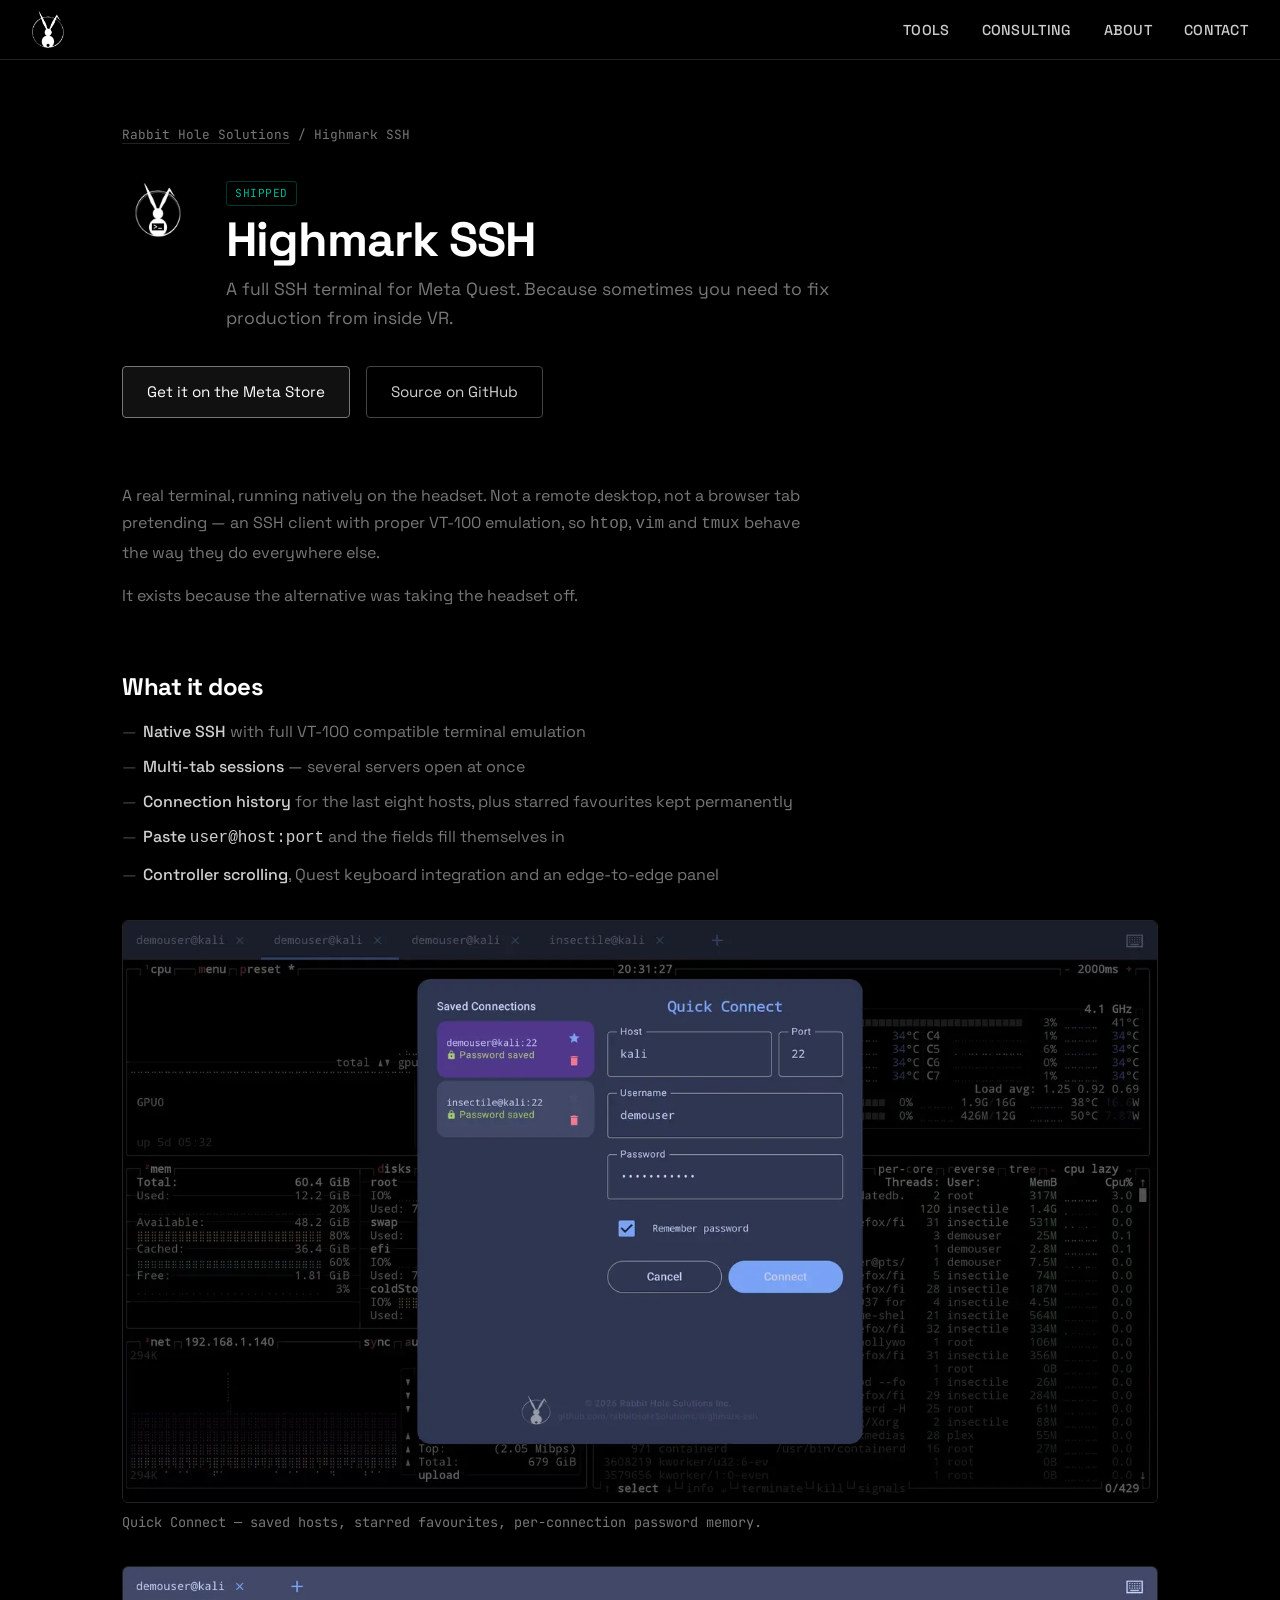
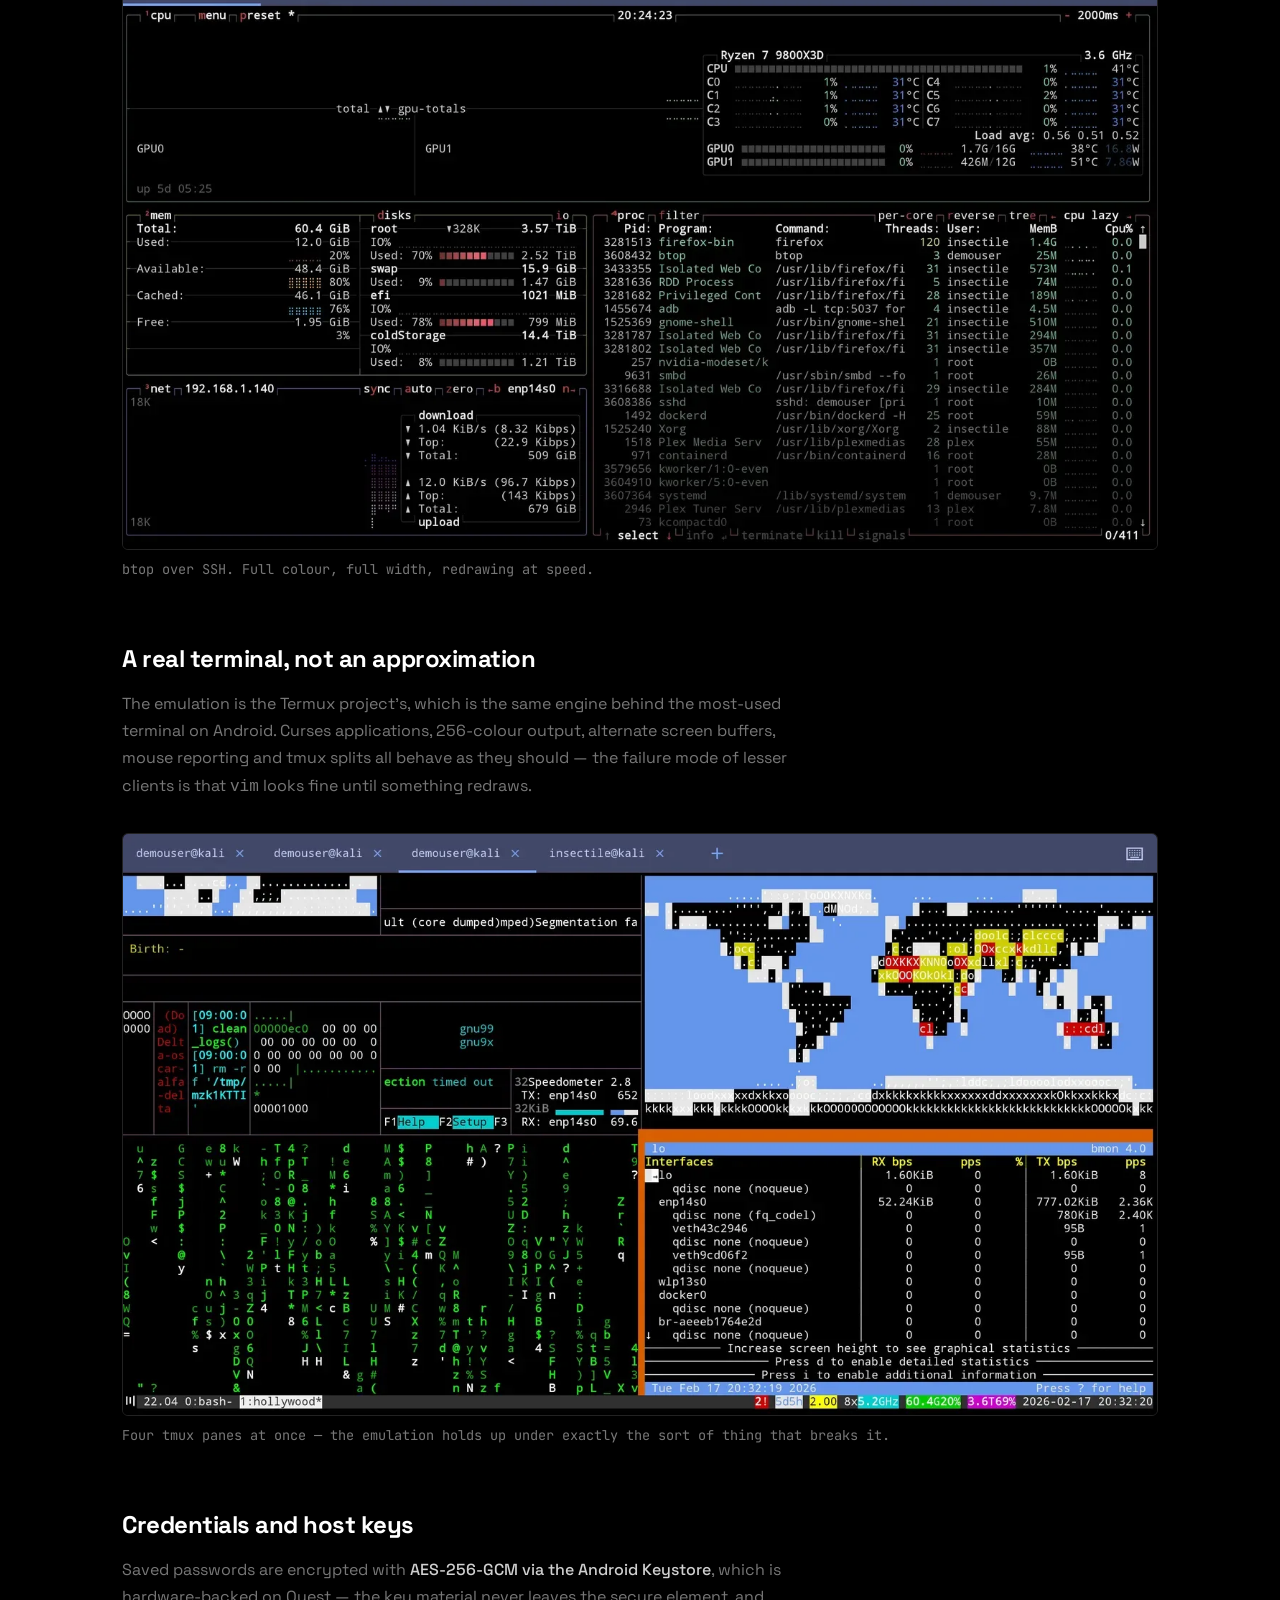
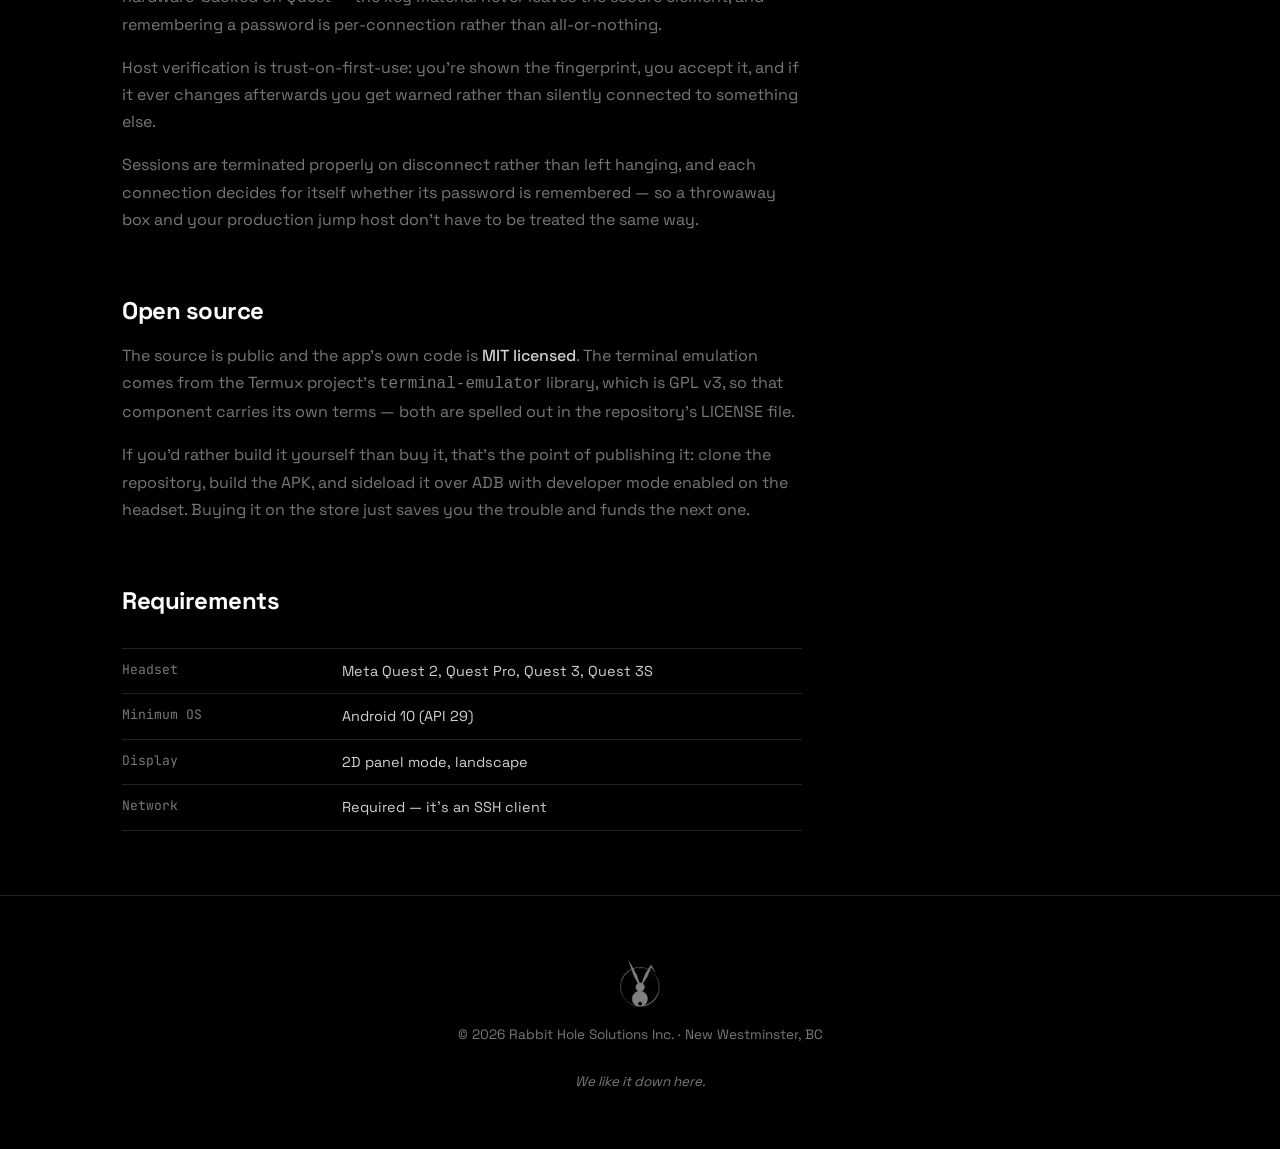
<file: highmark-ssh/index.html>
<!DOCTYPE html>
<html lang="en">
<head>
    <meta charset="UTF-8">
    <meta name="viewport" content="width=device-width, initial-scale=1.0">
    <title>Highmark SSH — a native SSH terminal for Meta Quest | Rabbit Hole Solutions</title>
    <meta name="description" content="Highmark SSH is a full SSH terminal for Meta Quest headsets. VT-100 emulation, multi-tab sessions, hardware-backed encrypted credentials, and open source under MIT.">
    <meta name="theme-color" content="#000000">
    <link rel="canonical" href="https://rabbitholesolutions.ca/highmark-ssh/">

    <meta property="og:site_name" content="Rabbit Hole Solutions Inc.">
    <meta property="og:title" content="Highmark SSH — a native SSH terminal for Meta Quest">
    <meta property="og:description" content="Highmark SSH is a full SSH terminal for Meta Quest headsets. VT-100 emulation, multi-tab sessions, hardware-backed encrypted credentials, and open source under MIT.">
    <meta property="og:image" content="https://rabbitholesolutions.ca/og-card.png">
    <meta property="og:image:width" content="1200">
    <meta property="og:image:height" content="630">
    <meta property="og:url" content="https://rabbitholesolutions.ca/highmark-ssh/">
    <meta property="og:type" content="website">

    <meta name="twitter:card" content="summary_large_image">
    <meta name="twitter:title" content="Highmark SSH — a native SSH terminal for Meta Quest">
    <meta name="twitter:description" content="Highmark SSH is a full SSH terminal for Meta Quest headsets. VT-100 emulation, multi-tab sessions, hardware-backed encrypted credentials, and open source under MIT.">
    <meta name="twitter:image" content="https://rabbitholesolutions.ca/og-card.png">

    <link rel="icon" type="image/png" sizes="180x180" href="/favicon.png">
    <link rel="apple-touch-icon" href="/favicon.png">

    <link rel="preconnect" href="https://fonts.googleapis.com">
    <link rel="preconnect" href="https://fonts.gstatic.com" crossorigin>
    <link href="https://fonts.googleapis.com/css2?family=Space+Grotesk:wght@400;500;700&family=JetBrains+Mono:wght@400;500&display=swap" rel="stylesheet">

    <link rel="stylesheet" href="/style.css">

    <script type="application/ld+json">
{
      "@context": "https://schema.org",
      "@type": "SoftwareApplication",
      "name": "Highmark SSH",
      "description": "A native SSH terminal emulator for Meta Quest headsets, with VT-100 emulation, multi-tab sessions and hardware-backed credential storage.",
      "applicationCategory": "DeveloperApplication",
      "operatingSystem": "Meta Horizon OS",
      "url": "https://rabbitholesolutions.ca/highmark-ssh/",
      "publisher": {
            "@type": "Organization",
            "name": "Rabbit Hole Solutions Inc.",
            "url": "https://rabbitholesolutions.ca/"
      },
      "license": "https://github.com/rabbitHoleSolutions/highmark-ssh/blob/main/LICENSE"
}
    </script>
</head>
<body>

    <nav class="nav" id="nav">
        <a href="/" class="nav-logo">
            <img src="/inverted.png" alt="Rabbit Hole Solutions" width="32" height="37">
        </a>
        <button class="nav-toggle" aria-label="Menu" aria-expanded="false">
            <span></span><span></span><span></span>
        </button>
        <ul class="nav-links">
            <li><a href="/#tools">Tools</a></li>
            <li><a href="/consulting/">Consulting</a></li>
            <li><a href="/#about">About</a></li>
            <li><a href="/#contact">Contact</a></li>
        </ul>
    </nav>

    <main class="page">
        <div class="container">
            <p class="breadcrumb"><a href="/">Rabbit Hole Solutions</a> / Highmark SSH</p>

            <div class="product-head">
                <img src="/icons/highmark-ssh.png" alt="Highmark SSH icon" width="72" height="72">
                <div>
                    <span class="pill pill-shipped">Shipped</span>
                    <h1 class="product-title">Highmark SSH</h1>
                    <p class="product-tagline">A full SSH terminal for Meta Quest. Because sometimes you need to fix production from inside VR.</p>
                </div>
            </div>

            <div class="cta-row">
                <a href="https://www.meta.com/experiences/highmark-ssh/25701722399438079" class="cta cta-primary">Get it on the Meta Store</a>
                <a href="https://github.com/rabbitHoleSolutions/highmark-ssh" class="cta">Source on GitHub</a>
            </div>

            <div class="prose">
                <p>A real terminal, running natively on the headset. Not a remote desktop, not a browser tab pretending — an SSH client with proper VT-100 emulation, so <code>htop</code>, <code>vim</code> and <code>tmux</code> behave the way they do everywhere else.</p>
                <p>It exists because the alternative was taking the headset off.</p>

                <h2>What it does</h2>
                <ul>
                    <li><strong>Native SSH</strong> with full VT-100 compatible terminal emulation</li>
                    <li><strong>Multi-tab sessions</strong> — several servers open at once</li>
                    <li><strong>Connection history</strong> for the last eight hosts, plus starred favourites kept permanently</li>
                    <li><strong>Paste <code>user@host:port</code></strong> and the fields fill themselves in</li>
                    <li><strong>Controller scrolling</strong>, Quest keyboard integration and an edge-to-edge panel</li>
                </ul>
            </div>

            <figure>
                <img src="/img/highmark-1.webp" alt="The Highmark SSH quick connect dialog, with saved connections and a host key prompt" width="1440" height="810" loading="lazy">
                <figcaption>Quick Connect — saved hosts, starred favourites, per-connection password memory.</figcaption>
            </figure>

            <figure>
                <img src="/img/highmark-2.webp" alt="btop running full screen in Highmark SSH, showing CPU, memory, disk and network panels" width="1440" height="810" loading="lazy">
                <figcaption>btop over SSH. Full colour, full width, redrawing at speed.</figcaption>
            </figure>

            <div class="prose">
                <h2>A real terminal, not an approximation</h2>
                <p>The emulation is the Termux project's, which is the same engine behind the most-used terminal on Android. Curses applications, 256-colour output, alternate screen buffers, mouse reporting and tmux splits all behave as they should — the failure mode of lesser clients is that <code>vim</code> looks fine until something redraws.</p>
            </div>

            <figure>
                <img src="/img/highmark-3.webp" alt="A tmux session in Highmark SSH split into four panes running different terminal applications" width="1440" height="810" loading="lazy">
                <figcaption>Four tmux panes at once — the emulation holds up under exactly the sort of thing that breaks it.</figcaption>
            </figure>

            <div class="prose">
                <h2>Credentials and host keys</h2>
                <p>Saved passwords are encrypted with <strong>AES-256-GCM via the Android Keystore</strong>, which is hardware-backed on Quest — the key material never leaves the secure element, and remembering a password is per-connection rather than all-or-nothing.</p>
                <p>Host verification is trust-on-first-use: you're shown the fingerprint, you accept it, and if it ever changes afterwards you get warned rather than silently connected to something else.</p>

                <p>Sessions are terminated properly on disconnect rather than left hanging, and each connection decides for itself whether its password is remembered — so a throwaway box and your production jump host don't have to be treated the same way.</p>

                <h2>Open source</h2>
                <p>The source is public and the app's own code is <strong>MIT licensed</strong>. The terminal emulation comes from the Termux project's <code>terminal-emulator</code> library, which is GPL v3, so that component carries its own terms — both are spelled out in the repository's LICENSE file.</p>
                <p>If you'd rather build it yourself than buy it, that's the point of publishing it: clone the repository, build the APK, and sideload it over ADB with developer mode enabled on the headset. Buying it on the store just saves you the trouble and funds the next one.</p>

                <h2>Requirements</h2>
                <dl class="spec">
                    <div><dt>Headset</dt><dd>Meta Quest 2, Quest Pro, Quest 3, Quest 3S</dd></div>
                    <div><dt>Minimum OS</dt><dd>Android 10 (API 29)</dd></div>
                    <div><dt>Display</dt><dd>2D panel mode, landscape</dd></div>
                    <div><dt>Network</dt><dd>Required — it's an SSH client</dd></div>
                </dl>
            </div>
        </div>
    </main>

    <footer class="footer">
        <div class="container">
            <img src="/inverted.png" alt="" class="footer-logo" width="40" height="47">
            <p class="footer-copy">&copy; 2026 Rabbit Hole Solutions Inc. &middot; New Westminster, BC</p>
            <p class="footer-tagline">We like it down here.</p>
        </div>
    </footer>

    <script>
        var toggle = document.querySelector('.nav-toggle');
        var nav = document.getElementById('nav');
        toggle.addEventListener('click', function() {
            var open = nav.classList.toggle('nav--open');
            toggle.setAttribute('aria-expanded', open);
        });
    </script>

</body>
</html>
</file>
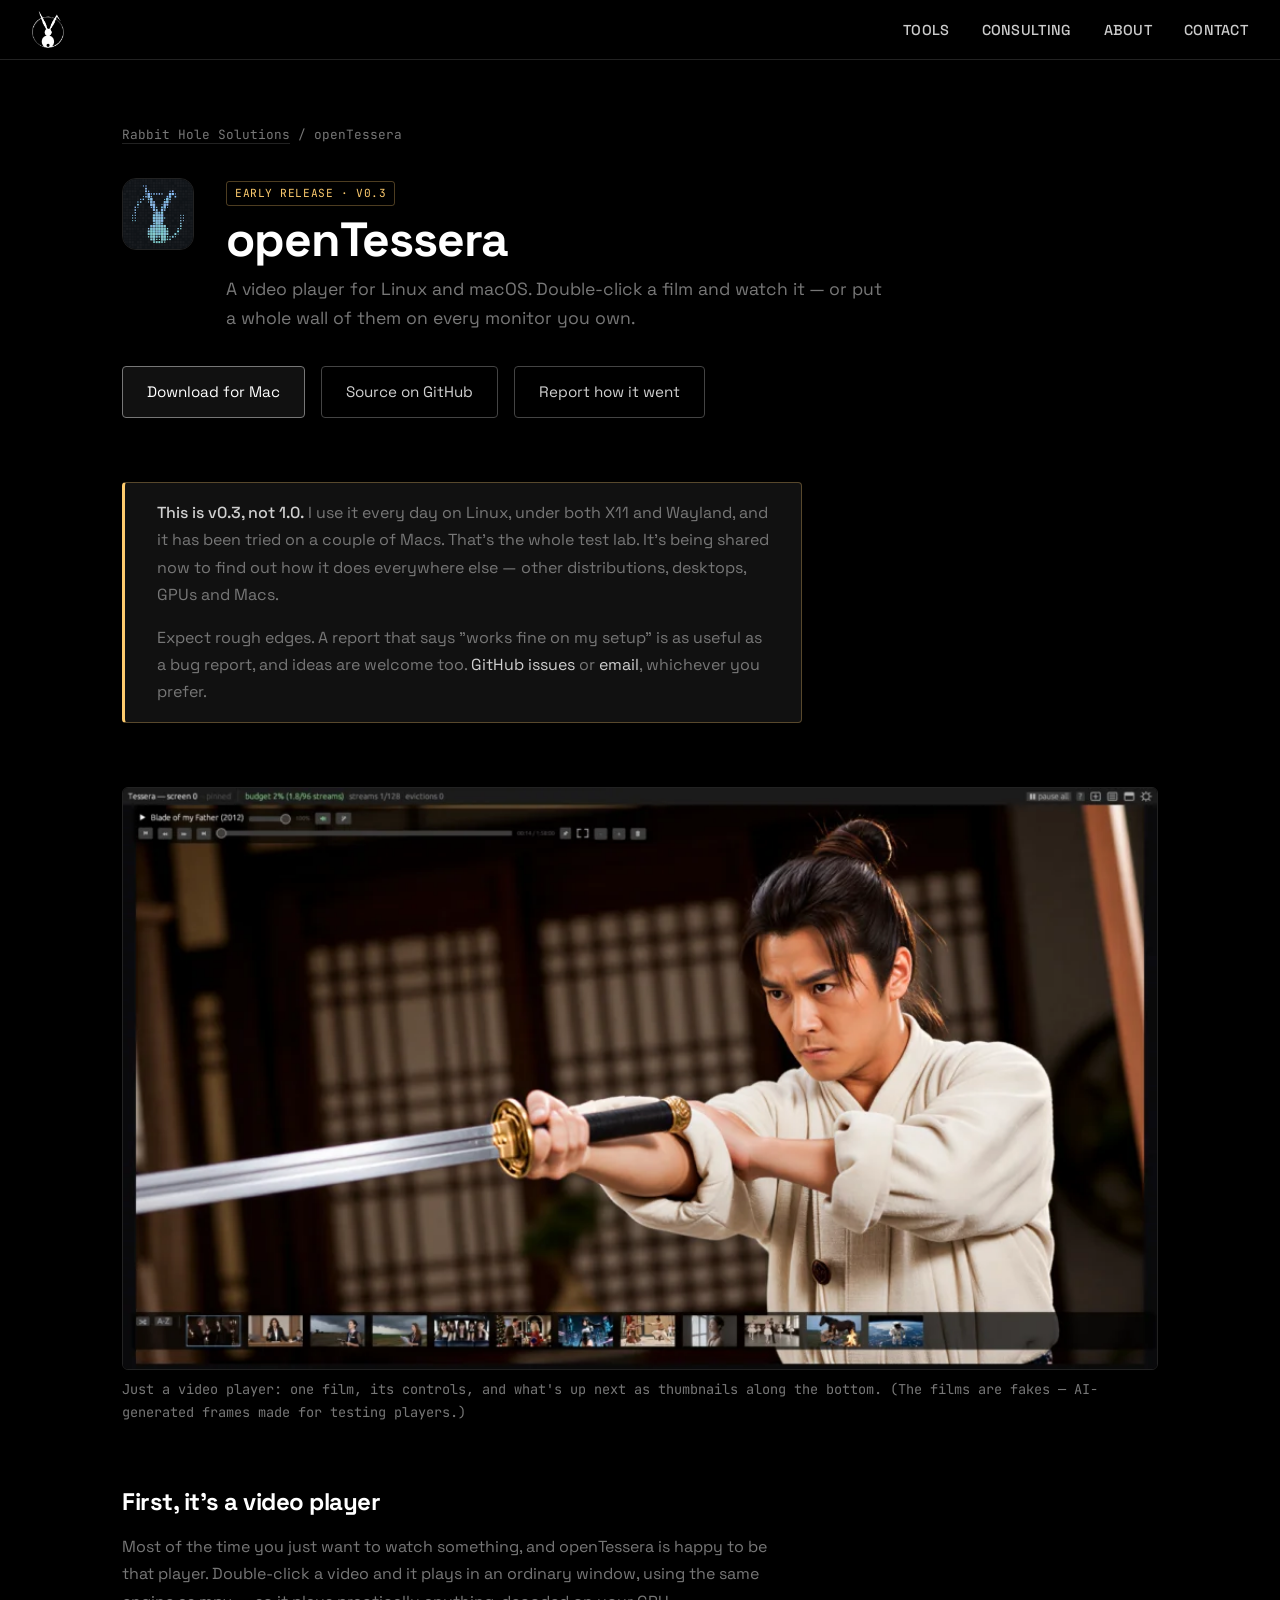
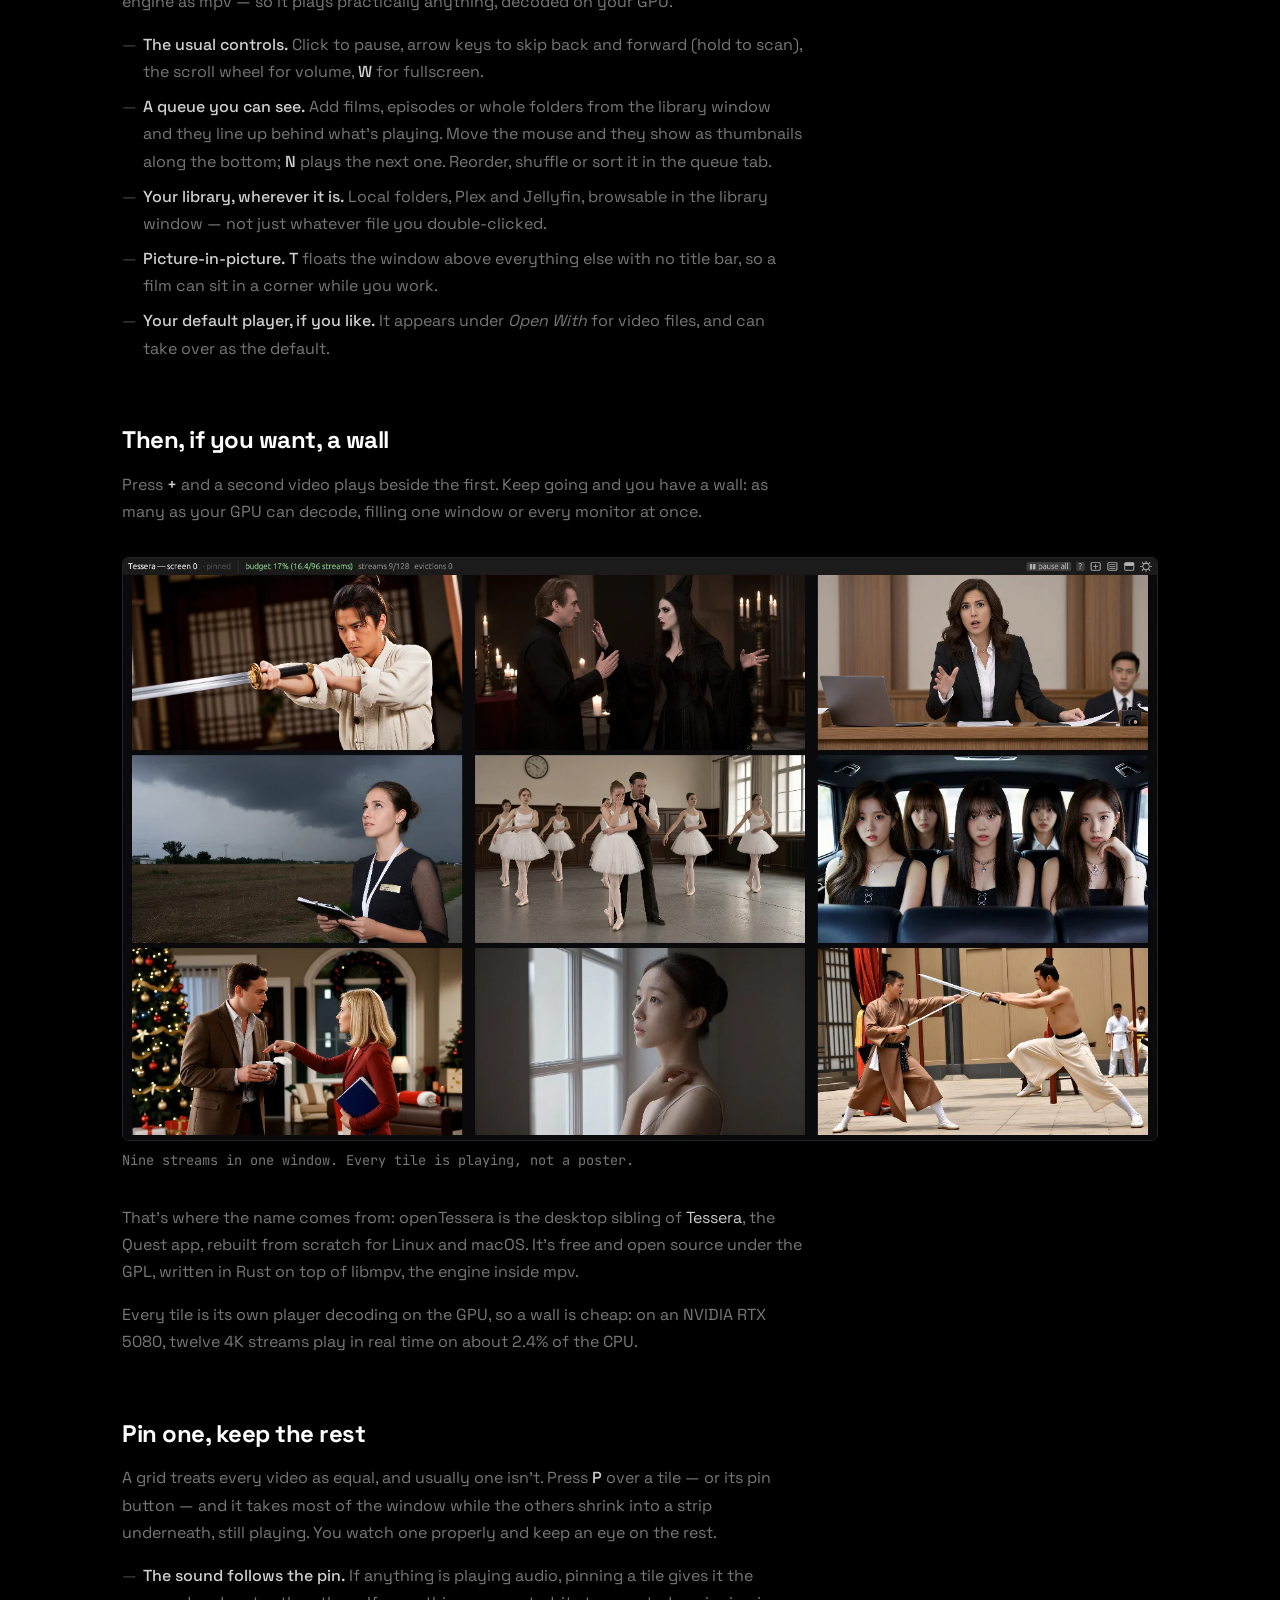
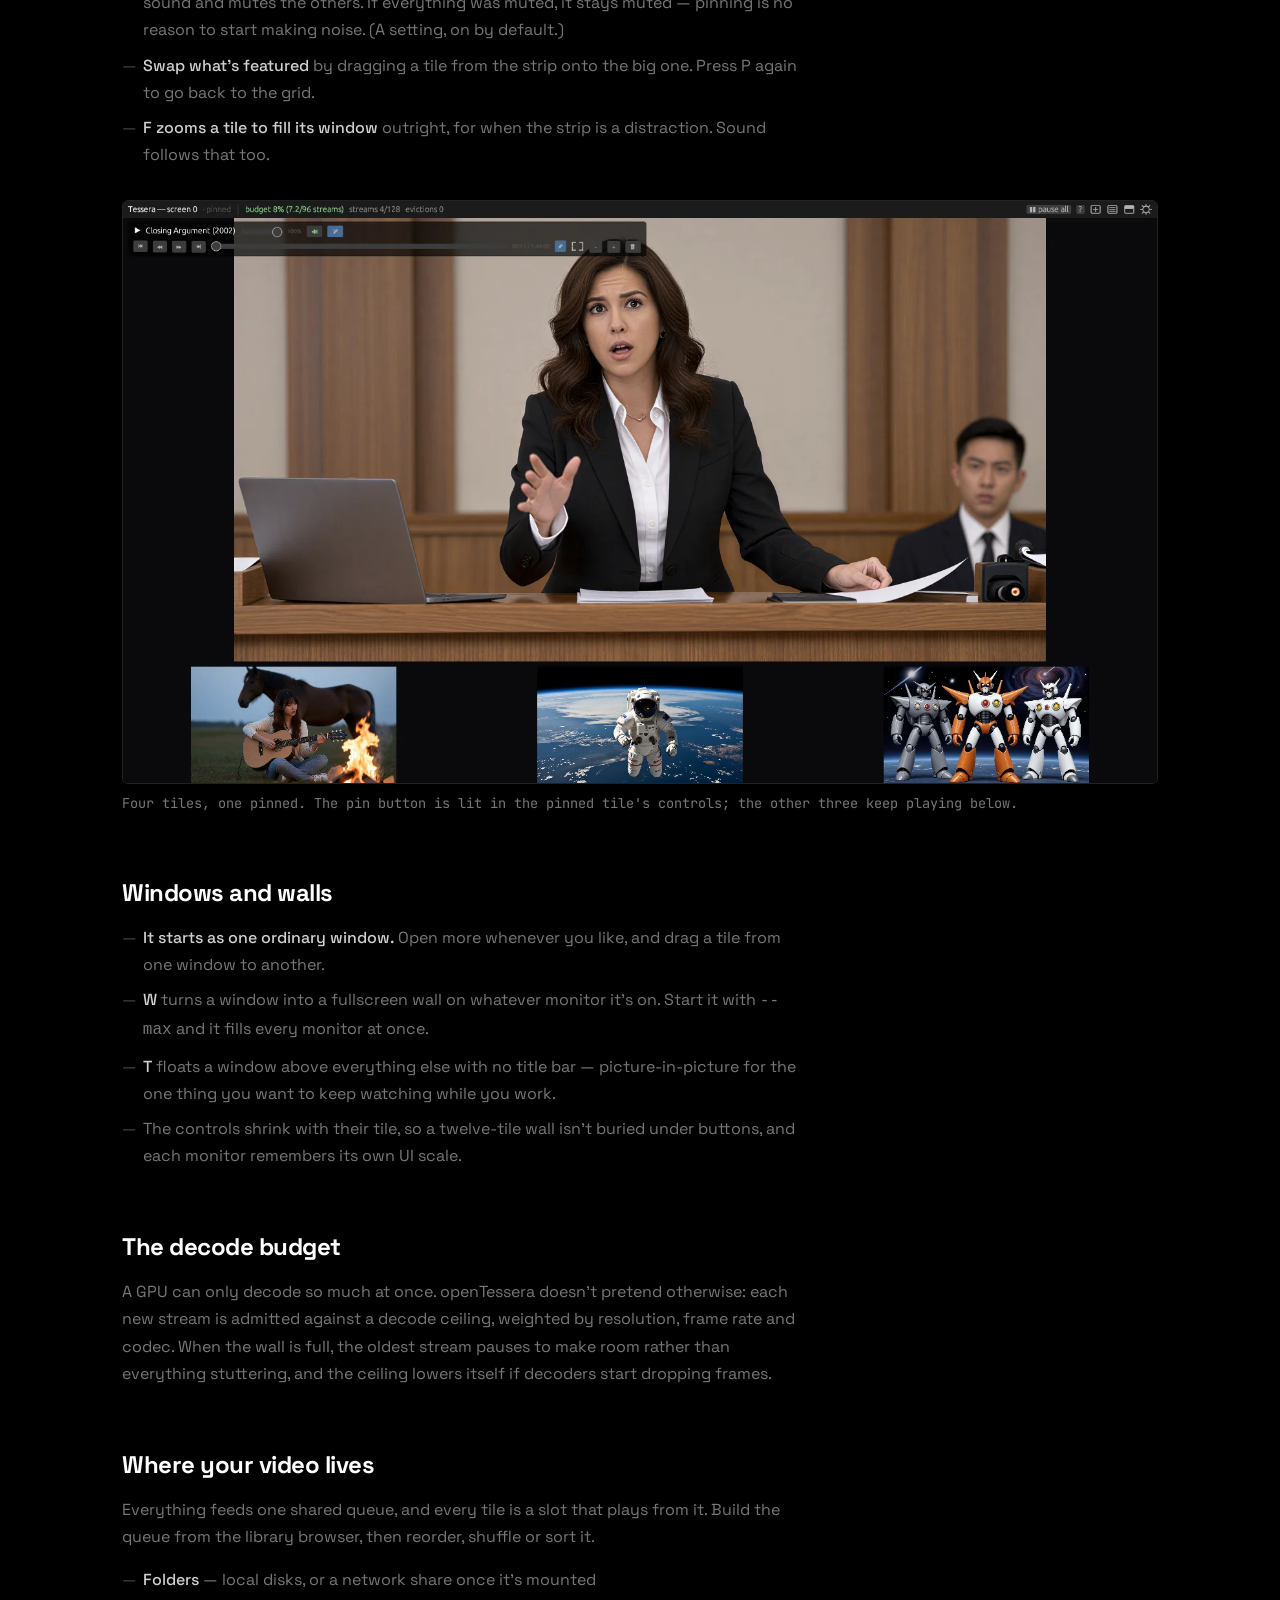
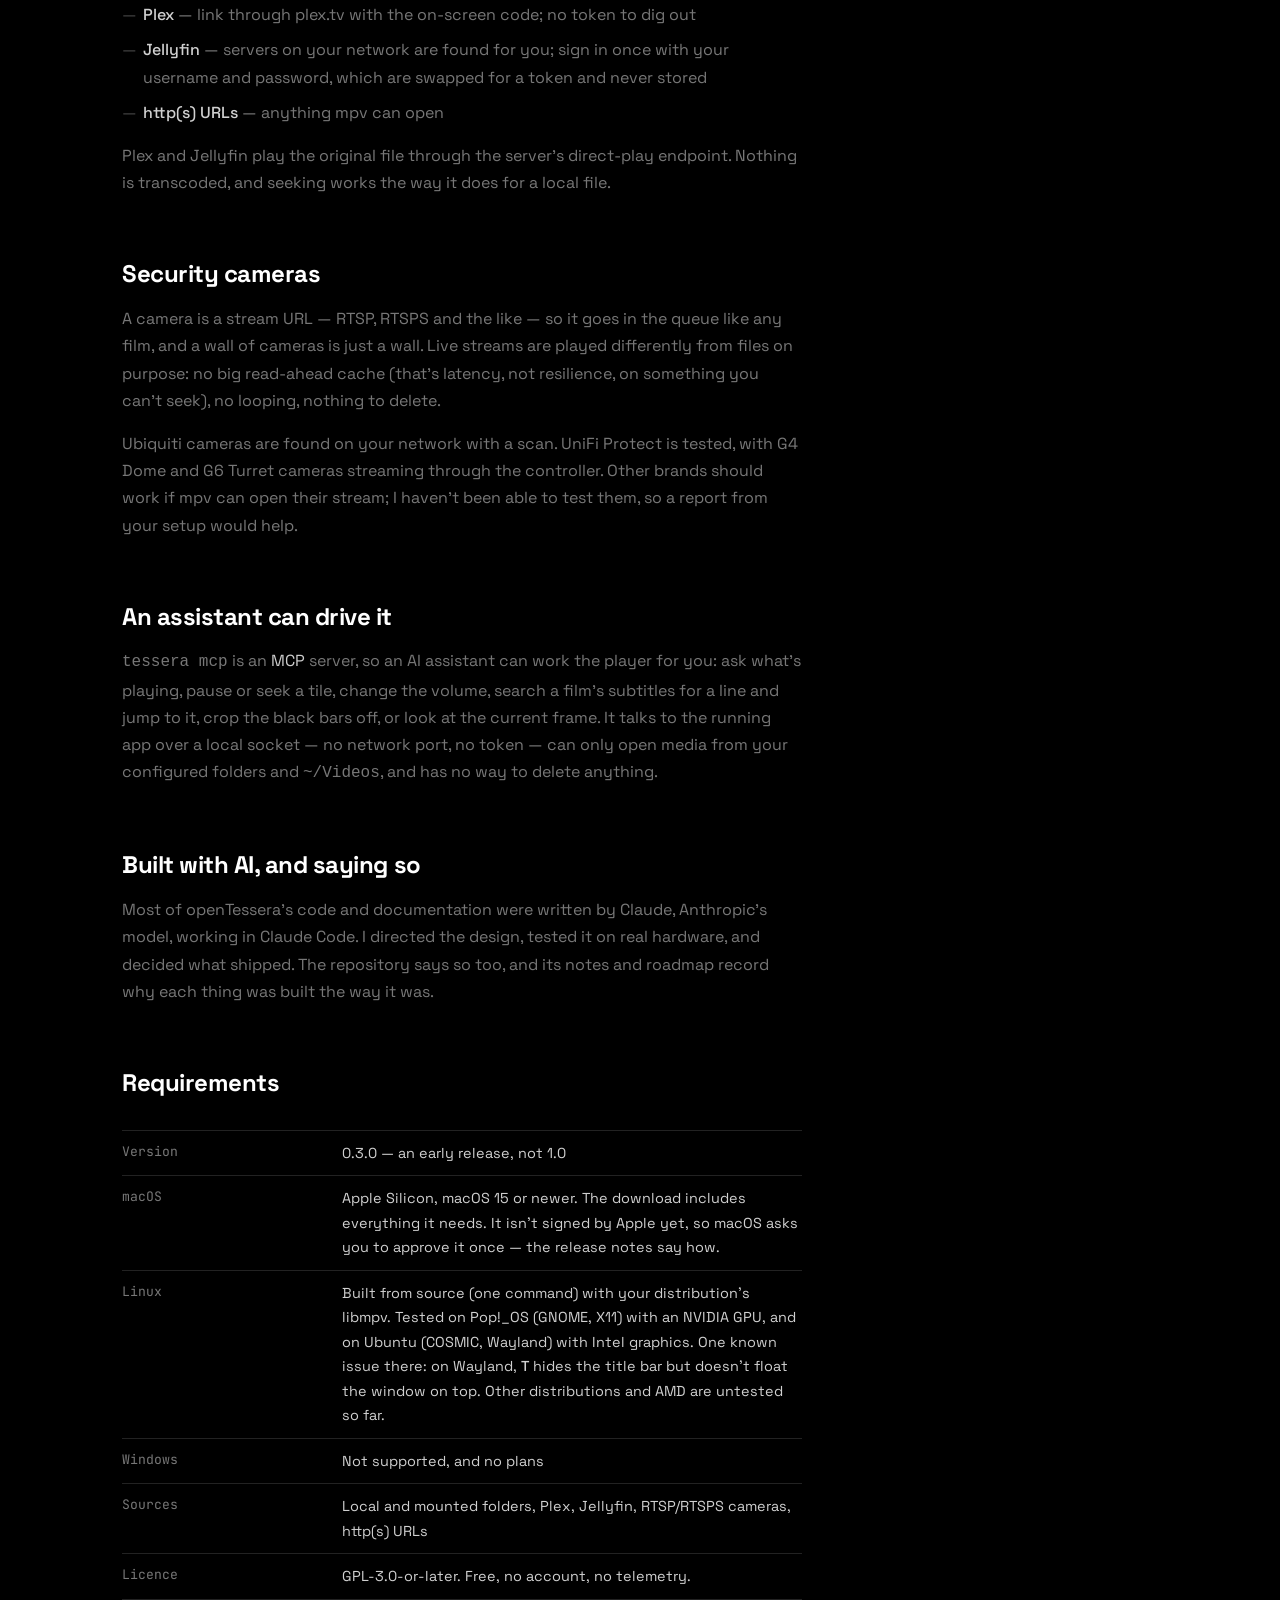
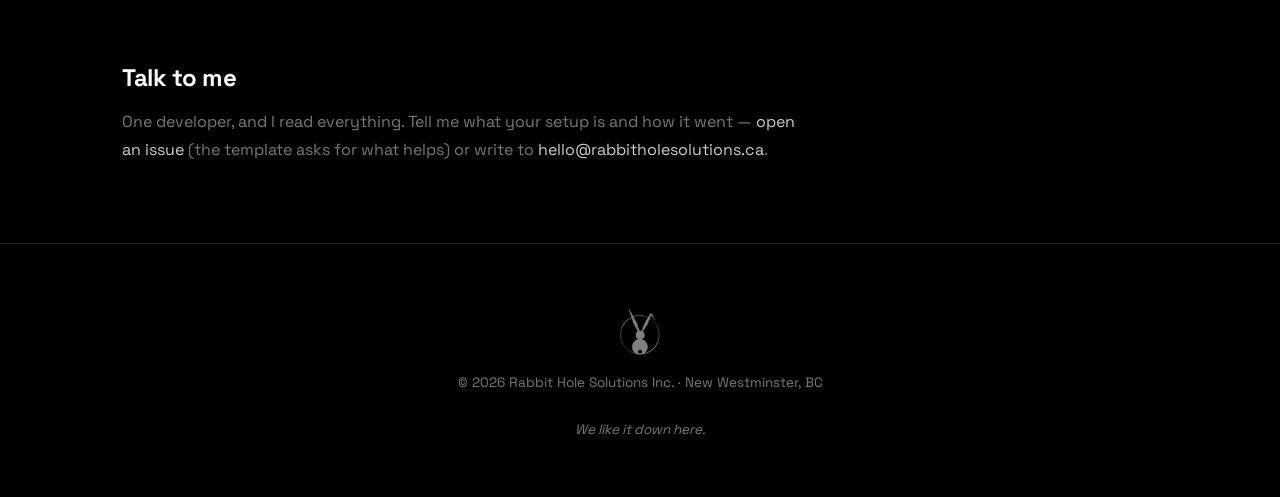
<file: opentessera/index.html>
<!DOCTYPE html>
<html lang="en">
<head>
    <meta charset="UTF-8">
    <meta name="viewport" content="width=device-width, initial-scale=1.0">
    <title>openTessera — a video player and video wall for Linux and macOS | Rabbit Hole Solutions</title>
    <meta name="description" content="openTessera is a video player for Linux and macOS: double-click a file and it plays, with a queue of what's next. When you want more, it plays many videos at once, tiled across one window or every monitor. Local files, Plex, Jellyfin and live security cameras. Free and open source. An early release.">
    <meta name="theme-color" content="#000000">
    <link rel="canonical" href="https://rabbitholesolutions.ca/opentessera/">

    <meta property="og:site_name" content="Rabbit Hole Solutions Inc.">
    <meta property="og:title" content="openTessera — a video player and video wall for Linux and macOS">
    <meta property="og:description" content="A video player for Linux and macOS that also does a wall of videos. Play one file like any player, or many at once across every monitor. Local files, Plex, Jellyfin and live cameras. Free and open source. An early release — feedback wanted.">
    <meta property="og:image" content="https://rabbitholesolutions.ca/img/opentessera-og.jpg">
    <meta property="og:image:width" content="1200">
    <meta property="og:image:height" content="630">
    <meta property="og:image:alt" content="Nine films playing at once in an openTessera window.">
    <meta property="og:url" content="https://rabbitholesolutions.ca/opentessera/">
    <meta property="og:type" content="website">

    <meta name="twitter:card" content="summary_large_image">
    <meta name="twitter:title" content="openTessera — a video player and video wall for Linux and macOS">
    <meta name="twitter:description" content="A video player for Linux and macOS that also does a wall of videos. Play one file like any player, or many at once across every monitor. Local files, Plex, Jellyfin and live cameras. Free and open source. An early release — feedback wanted.">
    <meta name="twitter:image" content="https://rabbitholesolutions.ca/img/opentessera-og.jpg">

    <link rel="icon" type="image/png" sizes="180x180" href="/favicon.png">
    <link rel="apple-touch-icon" href="/favicon.png">

    <link rel="preconnect" href="https://fonts.googleapis.com">
    <link rel="preconnect" href="https://fonts.gstatic.com" crossorigin>
    <link href="https://fonts.googleapis.com/css2?family=Space+Grotesk:wght@400;500;700&family=JetBrains+Mono:wght@400;500&display=swap" rel="stylesheet">

    <link rel="stylesheet" href="/style.css">

    <script type="application/ld+json">
{
      "@context": "https://schema.org",
      "@type": "SoftwareApplication",
      "name": "openTessera",
      "description": "A video player for Linux and macOS that plays one video like any other player, or many at once as a wall across one window or every monitor. Local files, Plex, Jellyfin and live security cameras in one shared queue. Free and open source (GPL-3.0).",
      "applicationCategory": "MultimediaApplication",
      "operatingSystem": "Linux, macOS",
      "softwareVersion": "0.3.0",
      "license": "https://www.gnu.org/licenses/gpl-3.0.html",
      "offers": { "@type": "Offer", "price": "0", "priceCurrency": "CAD" },
      "downloadUrl": "https://github.com/rabbitHoleSolutions/openTessera/releases/latest",
      "codeRepository": "https://github.com/rabbitHoleSolutions/openTessera",
      "url": "https://rabbitholesolutions.ca/opentessera/",
      "publisher": {
            "@type": "Organization",
            "name": "Rabbit Hole Solutions Inc.",
            "url": "https://rabbitholesolutions.ca/"
      }
}
    </script>
</head>
<body>

    <nav class="nav" id="nav">
        <a href="/" class="nav-logo">
            <img src="/inverted.png" alt="Rabbit Hole Solutions" width="32" height="37">
        </a>
        <button class="nav-toggle" aria-label="Menu" aria-expanded="false">
            <span></span><span></span><span></span>
        </button>
        <ul class="nav-links">
            <li><a href="/#tools">Tools</a></li>
            <li><a href="/consulting/">Consulting</a></li>
            <li><a href="/#about">About</a></li>
            <li><a href="/#contact">Contact</a></li>
        </ul>
    </nav>

    <main class="page">
        <div class="container">
            <p class="breadcrumb"><a href="/">Rabbit Hole Solutions</a> / openTessera</p>

            <div class="product-head">
                <img src="/icons/opentessera.png" alt="openTessera icon" class="tile" width="72" height="72">
                <div>
                    <span class="pill pill-beta">Early release · v0.3</span>
                    <h1 class="product-title">openTessera</h1>
                    <p class="product-tagline">A video player for Linux and macOS. Double-click a film and watch it — or put a whole wall of them on every monitor you own.</p>
                </div>
            </div>

            <div class="cta-row">
                <a href="https://github.com/rabbitHoleSolutions/openTessera/releases/latest" class="cta cta-primary">Download for Mac</a>
                <a href="https://github.com/rabbitHoleSolutions/openTessera" class="cta">Source on GitHub</a>
                <a href="https://github.com/rabbitHoleSolutions/openTessera/issues/new/choose" class="cta">Report how it went</a>
            </div>

            <div class="notice">
                <p><strong>This is v0.3, not 1.0.</strong> I use it every day on Linux, under both X11 and Wayland, and it has been tried on a couple of Macs. That's the whole test lab. It's being shared now to find out how it does everywhere else — other distributions, desktops, GPUs and Macs.</p>
                <p>Expect rough edges. A report that says "works fine on my setup" is as useful as a bug report, and ideas are welcome too. <a href="https://github.com/rabbitHoleSolutions/openTessera/issues">GitHub issues</a> or <a href="mailto:hello@rabbitholesolutions.ca?subject=openTessera">email</a>, whichever you prefer.</p>
            </div>

            <figure>
                <img src="/img/opentessera-3.webp" alt="One film playing in an openTessera window, with its playback controls at the top and the queue as a strip of thumbnails along the bottom" width="1600" height="900" fetchpriority="high">
                <figcaption>Just a video player: one film, its controls, and what's up next as thumbnails along the bottom. (The films are fakes — AI-generated frames made for testing players.)</figcaption>
            </figure>

            <div class="prose">
                <h2>First, it's a video player</h2>
                <p>Most of the time you just want to watch something, and openTessera is happy to be that player. Double-click a video and it plays in an ordinary window, using the same engine as mpv — so it plays practically anything, decoded on your GPU.</p>
                <ul>
                    <li><strong>The usual controls.</strong> Click to pause, arrow keys to skip back and forward (hold to scan), the scroll wheel for volume, <strong>W</strong> for fullscreen.</li>
                    <li><strong>A queue you can see.</strong> Add films, episodes or whole folders from the library window and they line up behind what's playing. Move the mouse and they show as thumbnails along the bottom; <strong>N</strong> plays the next one. Reorder, shuffle or sort it in the queue tab.</li>
                    <li><strong>Your library, wherever it is.</strong> Local folders, Plex and Jellyfin, browsable in the library window — not just whatever file you double-clicked.</li>
                    <li><strong>Picture-in-picture.</strong> <strong>T</strong> floats the window above everything else with no title bar, so a film can sit in a corner while you work.</li>
                    <li><strong>Your default player, if you like.</strong> It appears under <em>Open With</em> for video files, and can take over as the default.</li>
                </ul>

                <h2>Then, if you want, a wall</h2>
                <p>Press <strong>+</strong> and a second video plays beside the first. Keep going and you have a wall: as many as your GPU can decode, filling one window or every monitor at once.</p>
            </div>

            <figure>
                <img src="/img/opentessera-1.webp" alt="Nine films playing at once in one openTessera window, in a three-by-three grid" width="1600" height="900" loading="lazy">
                <figcaption>Nine streams in one window. Every tile is playing, not a poster.</figcaption>
            </figure>

            <div class="prose">
                <p>That's where the name comes from: openTessera is the desktop sibling of <a href="/tessera/">Tessera</a>, the Quest app, rebuilt from scratch for Linux and macOS. It's free and open source under the GPL, written in Rust on top of libmpv, the engine inside mpv.</p>
                <p>Every tile is its own player decoding on the GPU, so a wall is cheap: on an NVIDIA RTX 5080, twelve 4K streams play in real time on about 2.4% of the CPU.</p>

                <h2>Pin one, keep the rest</h2>
                <p>A grid treats every video as equal, and usually one isn't. Press <strong>P</strong> over a tile — or its pin button — and it takes most of the window while the others shrink into a strip underneath, still playing. You watch one properly and keep an eye on the rest.</p>
                <ul>
                    <li><strong>The sound follows the pin.</strong> If anything is playing audio, pinning a tile gives it the sound and mutes the others. If everything was muted, it stays muted — pinning is no reason to start making noise. (A setting, on by default.)</li>
                    <li><strong>Swap what's featured</strong> by dragging a tile from the strip onto the big one. Press P again to go back to the grid.</li>
                    <li><strong>F zooms a tile to fill its window</strong> outright, for when the strip is a distraction. Sound follows that too.</li>
                </ul>
            </div>

            <figure>
                <img src="/img/opentessera-2.webp" alt="Four tiles in an openTessera window: one pinned large at the top with its controls showing, three smaller ones in a strip beneath it" width="1600" height="900" loading="lazy">
                <figcaption>Four tiles, one pinned. The pin button is lit in the pinned tile's controls; the other three keep playing below.</figcaption>
            </figure>

            <div class="prose">
                <h2>Windows and walls</h2>
                <ul>
                    <li><strong>It starts as one ordinary window.</strong> Open more whenever you like, and drag a tile from one window to another.</li>
                    <li><strong>W</strong> turns a window into a fullscreen wall on whatever monitor it's on. Start it with <code>--max</code> and it fills every monitor at once.</li>
                    <li><strong>T</strong> floats a window above everything else with no title bar — picture-in-picture for the one thing you want to keep watching while you work.</li>
                    <li>The controls shrink with their tile, so a twelve-tile wall isn't buried under buttons, and each monitor remembers its own UI scale.</li>
                </ul>

                <h2>The decode budget</h2>
                <p>A GPU can only decode so much at once. openTessera doesn't pretend otherwise: each new stream is admitted against a decode ceiling, weighted by resolution, frame rate and codec. When the wall is full, the oldest stream pauses to make room rather than everything stuttering, and the ceiling lowers itself if decoders start dropping frames.</p>

                <h2>Where your video lives</h2>
                <p>Everything feeds one shared queue, and every tile is a slot that plays from it. Build the queue from the library browser, then reorder, shuffle or sort it.</p>
                <ul>
                    <li><strong>Folders</strong> — local disks, or a network share once it's mounted</li>
                    <li><strong>Plex</strong> — link through plex.tv with the on-screen code; no token to dig out</li>
                    <li><strong>Jellyfin</strong> — servers on your network are found for you; sign in once with your username and password, which are swapped for a token and never stored</li>
                    <li><strong>http(s) URLs</strong> — anything mpv can open</li>
                </ul>
                <p>Plex and Jellyfin play the original file through the server's direct-play endpoint. Nothing is transcoded, and seeking works the way it does for a local file.</p>

                <h2>Security cameras</h2>
                <p>A camera is a stream URL — RTSP, RTSPS and the like — so it goes in the queue like any film, and a wall of cameras is just a wall. Live streams are played differently from files on purpose: no big read-ahead cache (that's latency, not resilience, on something you can't seek), no looping, nothing to delete.</p>
                <p>Ubiquiti cameras are found on your network with a scan. UniFi Protect is tested, with G4 Dome and G6 Turret cameras streaming through the controller. Other brands should work if mpv can open their stream; I haven't been able to test them, so a report from your setup would help.</p>

                <h2>An assistant can drive it</h2>
                <p><code>tessera mcp</code> is an <a href="https://modelcontextprotocol.io">MCP</a> server, so an AI assistant can work the player for you: ask what's playing, pause or seek a tile, change the volume, search a film's subtitles for a line and jump to it, crop the black bars off, or look at the current frame. It talks to the running app over a local socket — no network port, no token — can only open media from your configured folders and <code>~/Videos</code>, and has no way to delete anything.</p>

                <h2>Built with AI, and saying so</h2>
                <p>Most of openTessera's code and documentation were written by Claude, Anthropic's model, working in Claude Code. I directed the design, tested it on real hardware, and decided what shipped. The repository says so too, and its notes and roadmap record why each thing was built the way it was.</p>

                <h2>Requirements</h2>
                <dl class="spec">
                    <div><dt>Version</dt><dd>0.3.0 — an early release, not 1.0</dd></div>
                    <div><dt>macOS</dt><dd>Apple Silicon, macOS 15 or newer. The download includes everything it needs. It isn't signed by Apple yet, so macOS asks you to approve it once — the <a href="https://github.com/rabbitHoleSolutions/openTessera/releases/latest">release notes</a> say how.</dd></div>
                    <div><dt>Linux</dt><dd>Built from source (<a href="https://github.com/rabbitHoleSolutions/openTessera#build-and-install">one command</a>) with your distribution's libmpv. Tested on Pop!_OS (GNOME, X11) with an NVIDIA GPU, and on Ubuntu (COSMIC, Wayland) with Intel graphics. One <a href="https://github.com/rabbitHoleSolutions/openTessera/blob/main/docs/KNOWN_ISSUES.md">known issue</a> there: on Wayland, <strong>T</strong> hides the title bar but doesn't float the window on top. Other distributions and AMD are untested so far.</dd></div>
                    <div><dt>Windows</dt><dd>Not supported, and no plans</dd></div>
                    <div><dt>Sources</dt><dd>Local and mounted folders, Plex, Jellyfin, RTSP/RTSPS cameras, http(s) URLs</dd></div>
                    <div><dt>Licence</dt><dd>GPL-3.0-or-later. Free, no account, no telemetry.</dd></div>
                </dl>

                <h2>Talk to me</h2>
                <p>One developer, and I read everything. Tell me what your setup is and how it went — <a href="https://github.com/rabbitHoleSolutions/openTessera/issues/new/choose">open an issue</a> (the template asks for what helps) or write to <a href="mailto:hello@rabbitholesolutions.ca?subject=openTessera">hello@rabbitholesolutions.ca</a>.</p>
            </div>
        </div>
    </main>

    <footer class="footer">
        <div class="container">
            <img src="/inverted.png" alt="" class="footer-logo" width="40" height="47">
            <p class="footer-copy">&copy; 2026 Rabbit Hole Solutions Inc. &middot; New Westminster, BC</p>
            <p class="footer-tagline">We like it down here.</p>
        </div>
    </footer>

    <script>
        var toggle = document.querySelector('.nav-toggle');
        var nav = document.getElementById('nav');
        toggle.addEventListener('click', function() {
            var open = nav.classList.toggle('nav--open');
            toggle.setAttribute('aria-expanded', open);
        });
    </script>

</body>
</html>
</file>
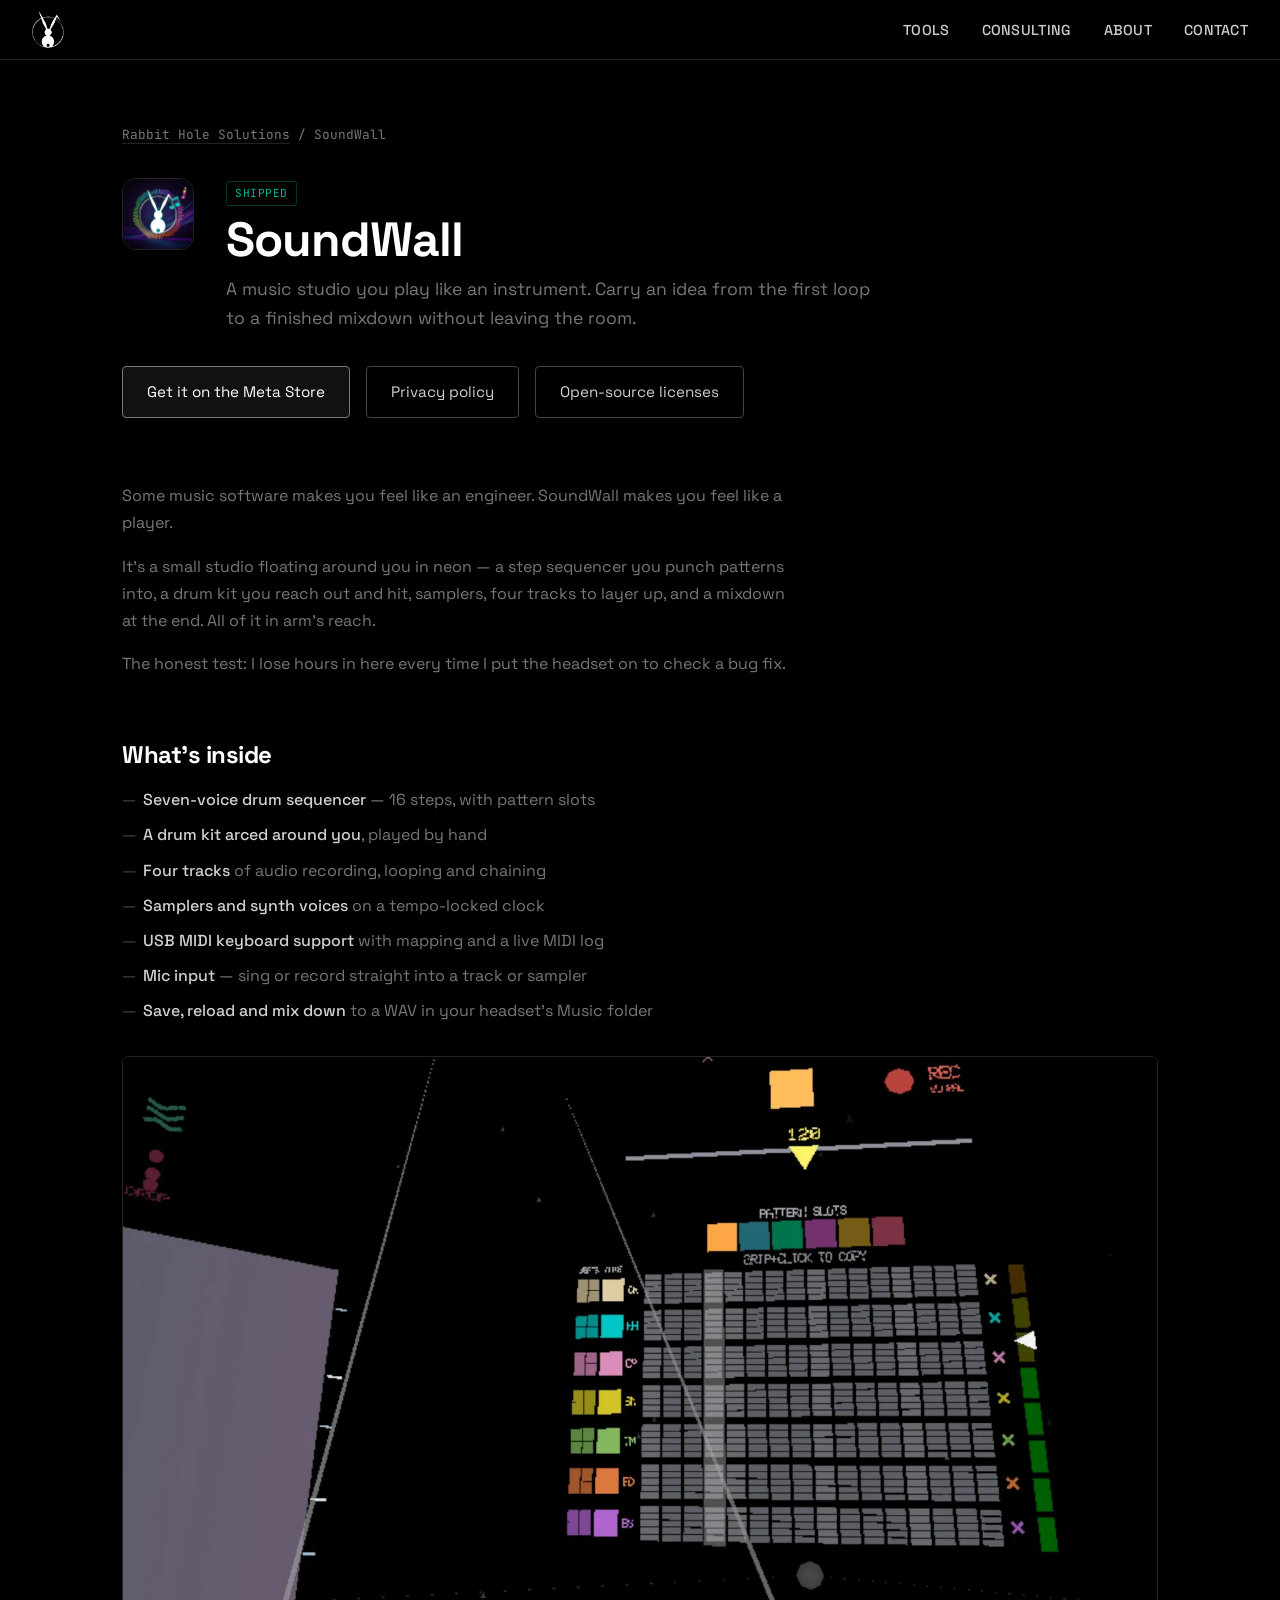
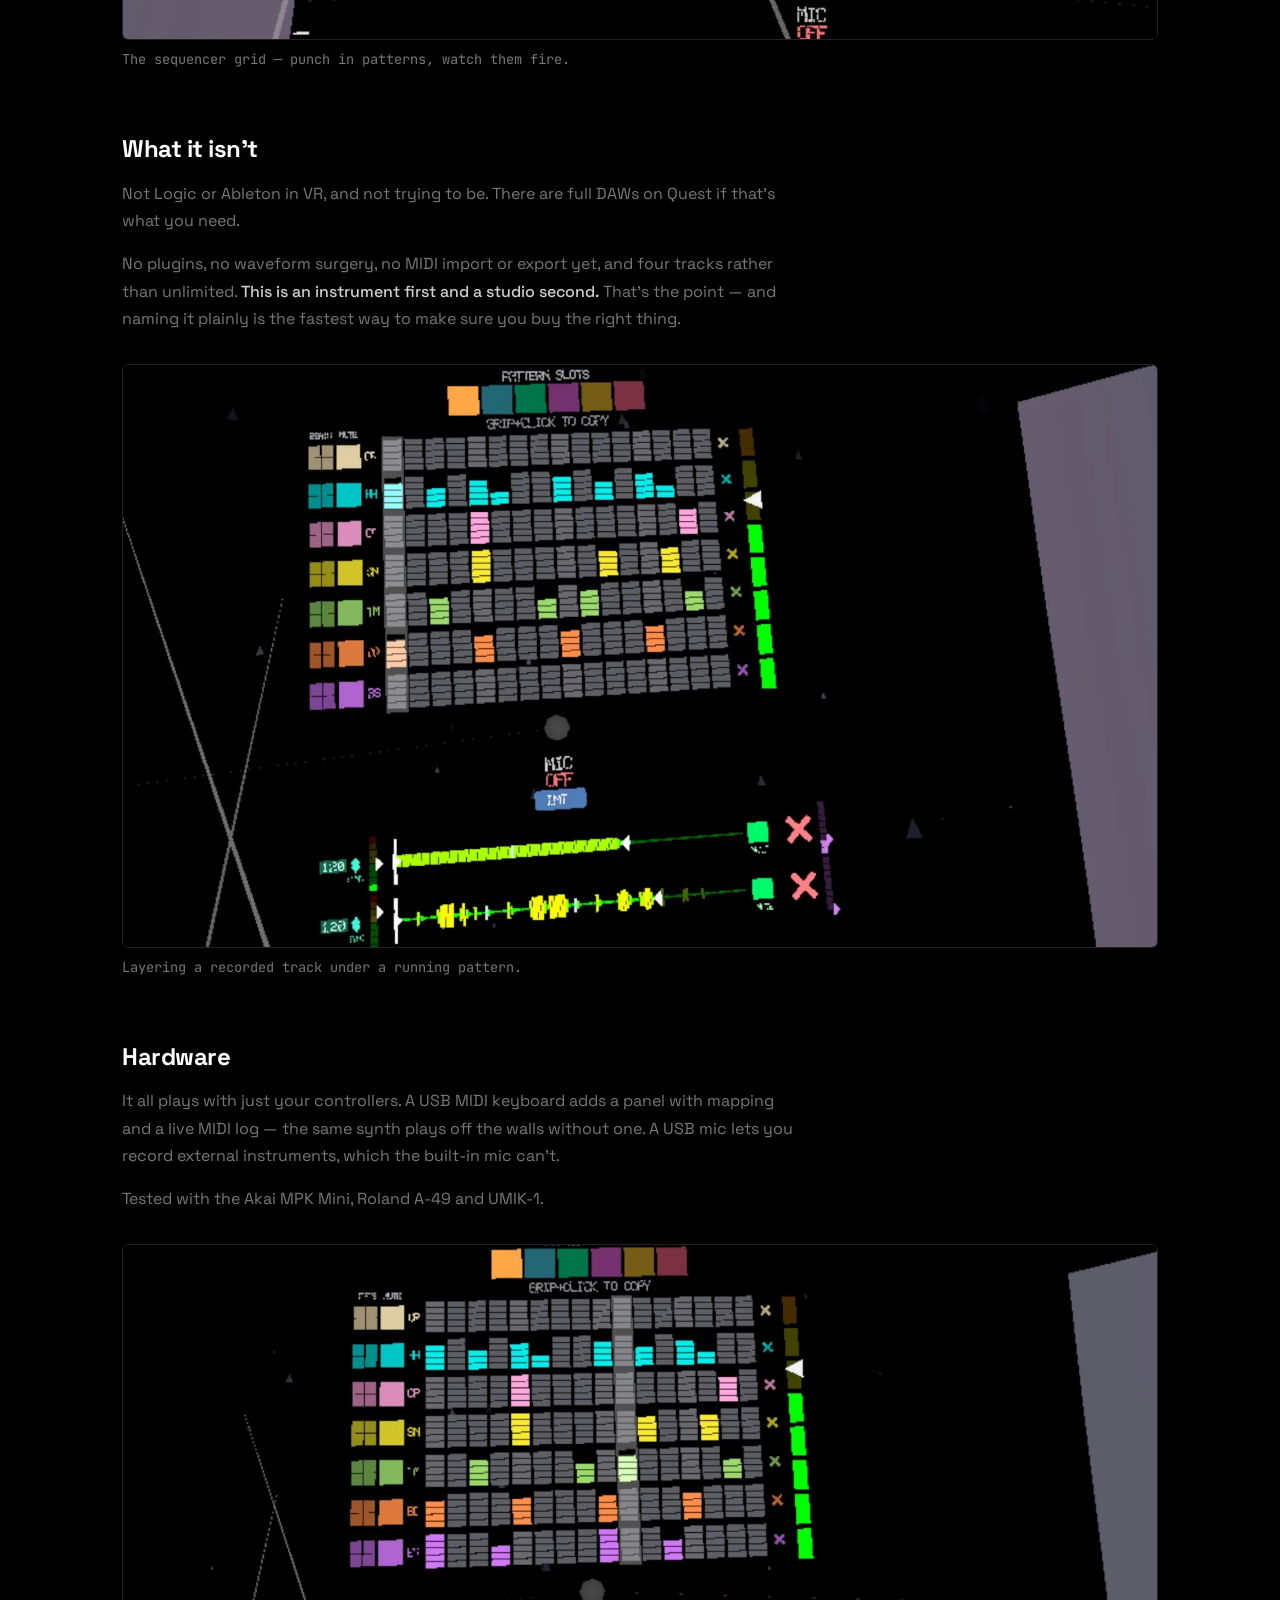
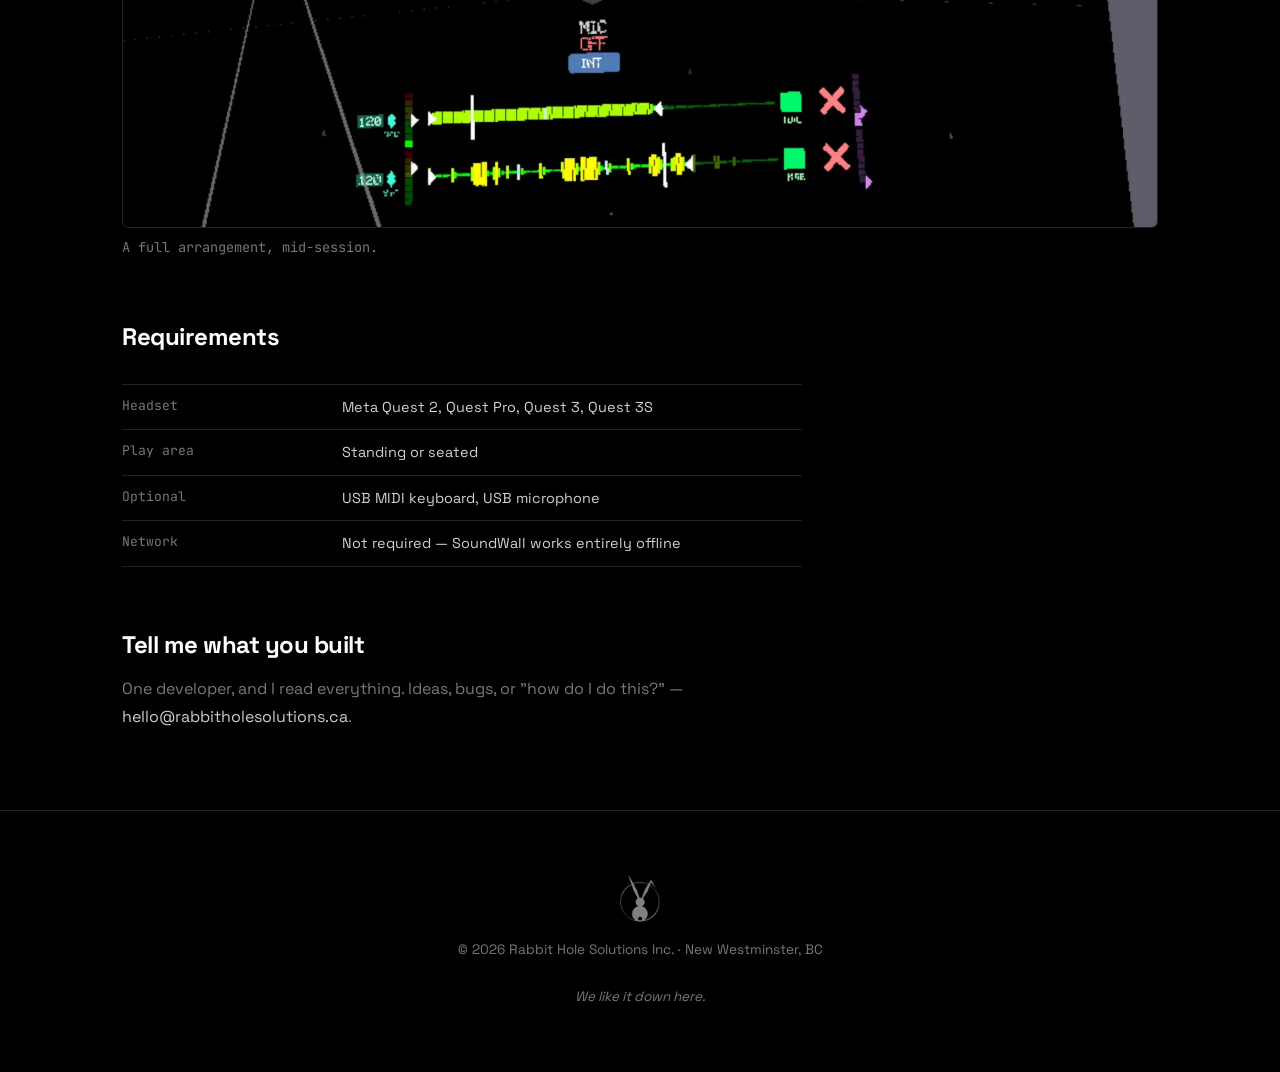
<file: soundwall/index.html>
<!DOCTYPE html>
<html lang="en">
<head>
    <meta charset="UTF-8">
    <meta name="viewport" content="width=device-width, initial-scale=1.0">
    <title>SoundWall — a VR music studio you play like an instrument | Rabbit Hole Solutions</title>
    <meta name="description" content="SoundWall is a music studio for Meta Quest you play like an instrument. Drum sequencer, hand-played kit, four audio tracks, samplers, USB MIDI and mixdown to WAV.">
    <meta name="theme-color" content="#000000">
    <link rel="canonical" href="https://rabbitholesolutions.ca/soundwall/">

    <meta property="og:site_name" content="Rabbit Hole Solutions Inc.">
    <meta property="og:title" content="SoundWall — a VR music studio for Meta Quest">
    <meta property="og:description" content="SoundWall is a music studio for Meta Quest you play like an instrument. Drum sequencer, hand-played kit, four audio tracks, samplers, USB MIDI and mixdown to WAV.">
    <meta property="og:image" content="https://rabbitholesolutions.ca/og-card.png">
    <meta property="og:image:width" content="1200">
    <meta property="og:image:height" content="630">
    <meta property="og:url" content="https://rabbitholesolutions.ca/soundwall/">
    <meta property="og:type" content="website">

    <meta name="twitter:card" content="summary_large_image">
    <meta name="twitter:title" content="SoundWall — a VR music studio for Meta Quest">
    <meta name="twitter:description" content="SoundWall is a music studio for Meta Quest you play like an instrument. Drum sequencer, hand-played kit, four audio tracks, samplers, USB MIDI and mixdown to WAV.">
    <meta name="twitter:image" content="https://rabbitholesolutions.ca/og-card.png">

    <link rel="icon" type="image/png" sizes="180x180" href="/favicon.png">
    <link rel="apple-touch-icon" href="/favicon.png">

    <link rel="preconnect" href="https://fonts.googleapis.com">
    <link rel="preconnect" href="https://fonts.gstatic.com" crossorigin>
    <link href="https://fonts.googleapis.com/css2?family=Space+Grotesk:wght@400;500;700&family=JetBrains+Mono:wght@400;500&display=swap" rel="stylesheet">

    <link rel="stylesheet" href="/style.css">

    <script type="application/ld+json">
{
      "@context": "https://schema.org",
      "@type": "SoftwareApplication",
      "name": "SoundWall",
      "description": "A VR instrument and sequencer for Meta Quest. Punch in drum patterns, play synths, loop four tracks of audio and mix down to a WAV.",
      "applicationCategory": "MultimediaApplication",
      "operatingSystem": "Meta Horizon OS",
      "url": "https://rabbitholesolutions.ca/soundwall/",
      "publisher": {
            "@type": "Organization",
            "name": "Rabbit Hole Solutions Inc.",
            "url": "https://rabbitholesolutions.ca/"
      }
}
    </script>
</head>
<body>

    <nav class="nav" id="nav">
        <a href="/" class="nav-logo">
            <img src="/inverted.png" alt="Rabbit Hole Solutions" width="32" height="37">
        </a>
        <button class="nav-toggle" aria-label="Menu" aria-expanded="false">
            <span></span><span></span><span></span>
        </button>
        <ul class="nav-links">
            <li><a href="/#tools">Tools</a></li>
            <li><a href="/consulting/">Consulting</a></li>
            <li><a href="/#about">About</a></li>
            <li><a href="/#contact">Contact</a></li>
        </ul>
    </nav>

    <main class="page">
        <div class="container">
            <p class="breadcrumb"><a href="/">Rabbit Hole Solutions</a> / SoundWall</p>

            <div class="product-head">
                <img src="/icons/soundwall.png" alt="SoundWall icon" class="tile" width="72" height="72">
                <div>
                    <span class="pill pill-shipped">Shipped</span>
                    <h1 class="product-title">SoundWall</h1>
                    <p class="product-tagline">A music studio you play like an instrument. Carry an idea from the first loop to a finished mixdown without leaving the room.</p>
                </div>
            </div>

            <div class="cta-row">
                <a href="https://www.meta.com/experiences/soundwall/1194084427125571/" class="cta cta-primary">Get it on the Meta Store</a>
                <a href="/privacy/soundwall/" class="cta">Privacy policy</a>
                <a href="/soundwall/licenses/" class="cta">Open-source licenses</a>
            </div>

            <div class="prose">
                <p>Some music software makes you feel like an engineer. SoundWall makes you feel like a player.</p>
                <p>It's a small studio floating around you in neon — a step sequencer you punch patterns into, a drum kit you reach out and hit, samplers, four tracks to layer up, and a mixdown at the end. All of it in arm's reach.</p>
                <p>The honest test: I lose hours in here every time I put the headset on to check a bug fix.</p>

                <h2>What's inside</h2>
                <ul>
                    <li><strong>Seven-voice drum sequencer</strong> — 16 steps, with pattern slots</li>
                    <li><strong>A drum kit arced around you</strong>, played by hand</li>
                    <li><strong>Four tracks</strong> of audio recording, looping and chaining</li>
                    <li><strong>Samplers and synth voices</strong> on a tempo-locked clock</li>
                    <li><strong>USB MIDI keyboard support</strong> with mapping and a live MIDI log</li>
                    <li><strong>Mic input</strong> — sing or record straight into a track or sampler</li>
                    <li><strong>Save, reload and mix down</strong> to a WAV in your headset's Music folder</li>
                </ul>
            </div>

            <figure>
                <img src="/img/soundwall-1.webp" alt="The SoundWall step sequencer grid floating in front of the player" width="1600" height="900" loading="lazy">
                <figcaption>The sequencer grid — punch in patterns, watch them fire.</figcaption>
            </figure>

            <div class="prose">
                <h2>What it isn't</h2>
                <p>Not Logic or Ableton in VR, and not trying to be. There are full DAWs on Quest if that's what you need.</p>
                <p>No plugins, no waveform surgery, no MIDI import or export yet, and four tracks rather than unlimited. <strong>This is an instrument first and a studio second.</strong> That's the point — and naming it plainly is the fastest way to make sure you buy the right thing.</p>
            </div>

            <figure>
                <img src="/img/soundwall-2.webp" alt="Drum patterns and a recorded audio waveform layered together in SoundWall" width="1600" height="900" loading="lazy">
                <figcaption>Layering a recorded track under a running pattern.</figcaption>
            </figure>

            <div class="prose">
                <h2>Hardware</h2>
                <p>It all plays with just your controllers. A USB MIDI keyboard adds a panel with mapping and a live MIDI log — the same synth plays off the walls without one. A USB mic lets you record external instruments, which the built-in mic can't.</p>
                <p>Tested with the Akai MPK Mini, Roland A-49 and UMIK-1.</p>
            </div>

            <figure>
                <img src="/img/soundwall-3.webp" alt="A full SoundWall arrangement with multiple layered tracks" width="1600" height="900" loading="lazy">
                <figcaption>A full arrangement, mid-session.</figcaption>
            </figure>

            <div class="prose">
                <h2>Requirements</h2>
                <dl class="spec">
                    <div><dt>Headset</dt><dd>Meta Quest 2, Quest Pro, Quest 3, Quest 3S</dd></div>
                    <div><dt>Play area</dt><dd>Standing or seated</dd></div>
                    <div><dt>Optional</dt><dd>USB MIDI keyboard, USB microphone</dd></div>
                    <div><dt>Network</dt><dd>Not required — SoundWall works entirely offline</dd></div>
                </dl>

                <h2>Tell me what you built</h2>
                <p>One developer, and I read everything. Ideas, bugs, or "how do I do this?" — <a href="mailto:hello@rabbitholesolutions.ca">hello@rabbitholesolutions.ca</a>.</p>
            </div>
        </div>
    </main>

    <footer class="footer">
        <div class="container">
            <img src="/inverted.png" alt="" class="footer-logo" width="40" height="47">
            <p class="footer-copy">&copy; 2026 Rabbit Hole Solutions Inc. &middot; New Westminster, BC</p>
            <p class="footer-tagline">We like it down here.</p>
        </div>
    </footer>

    <script>
        var toggle = document.querySelector('.nav-toggle');
        var nav = document.getElementById('nav');
        toggle.addEventListener('click', function() {
            var open = nav.classList.toggle('nav--open');
            toggle.setAttribute('aria-expanded', open);
        });
    </script>

</body>
</html>
</file>
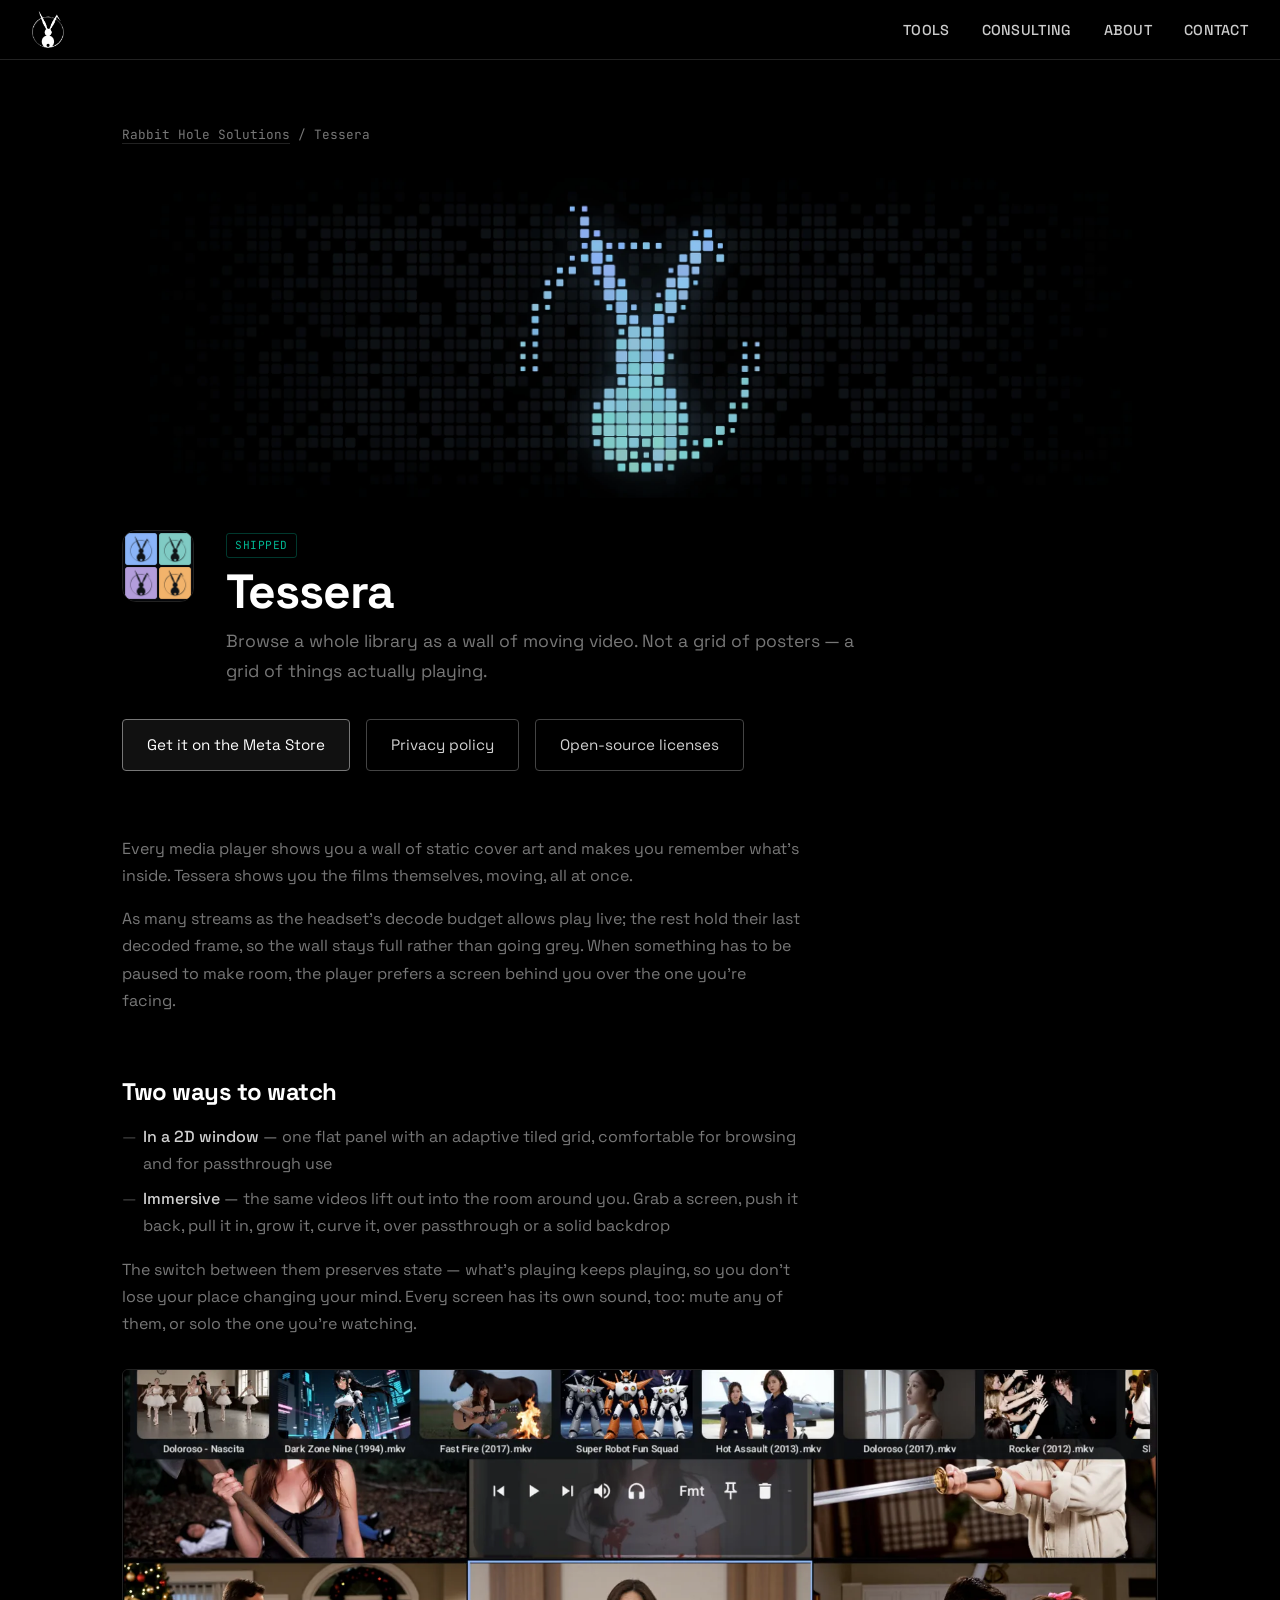
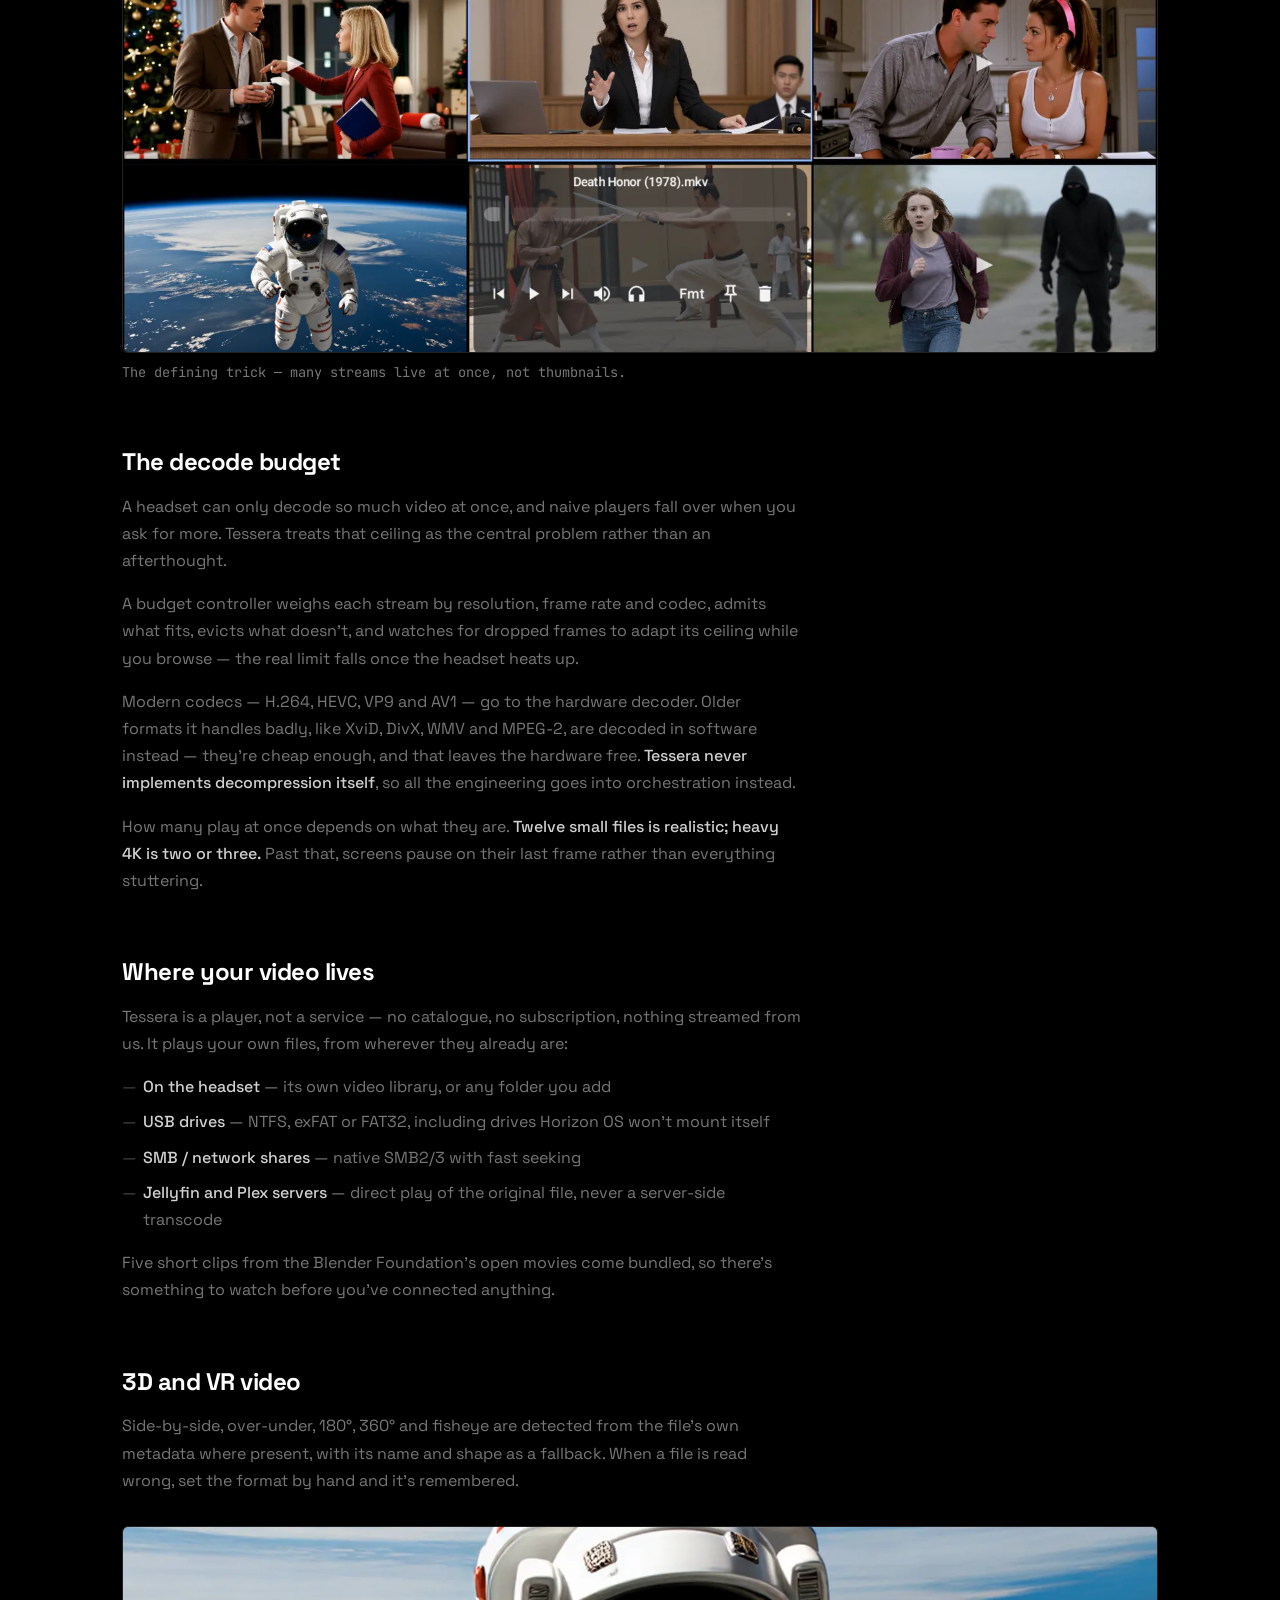
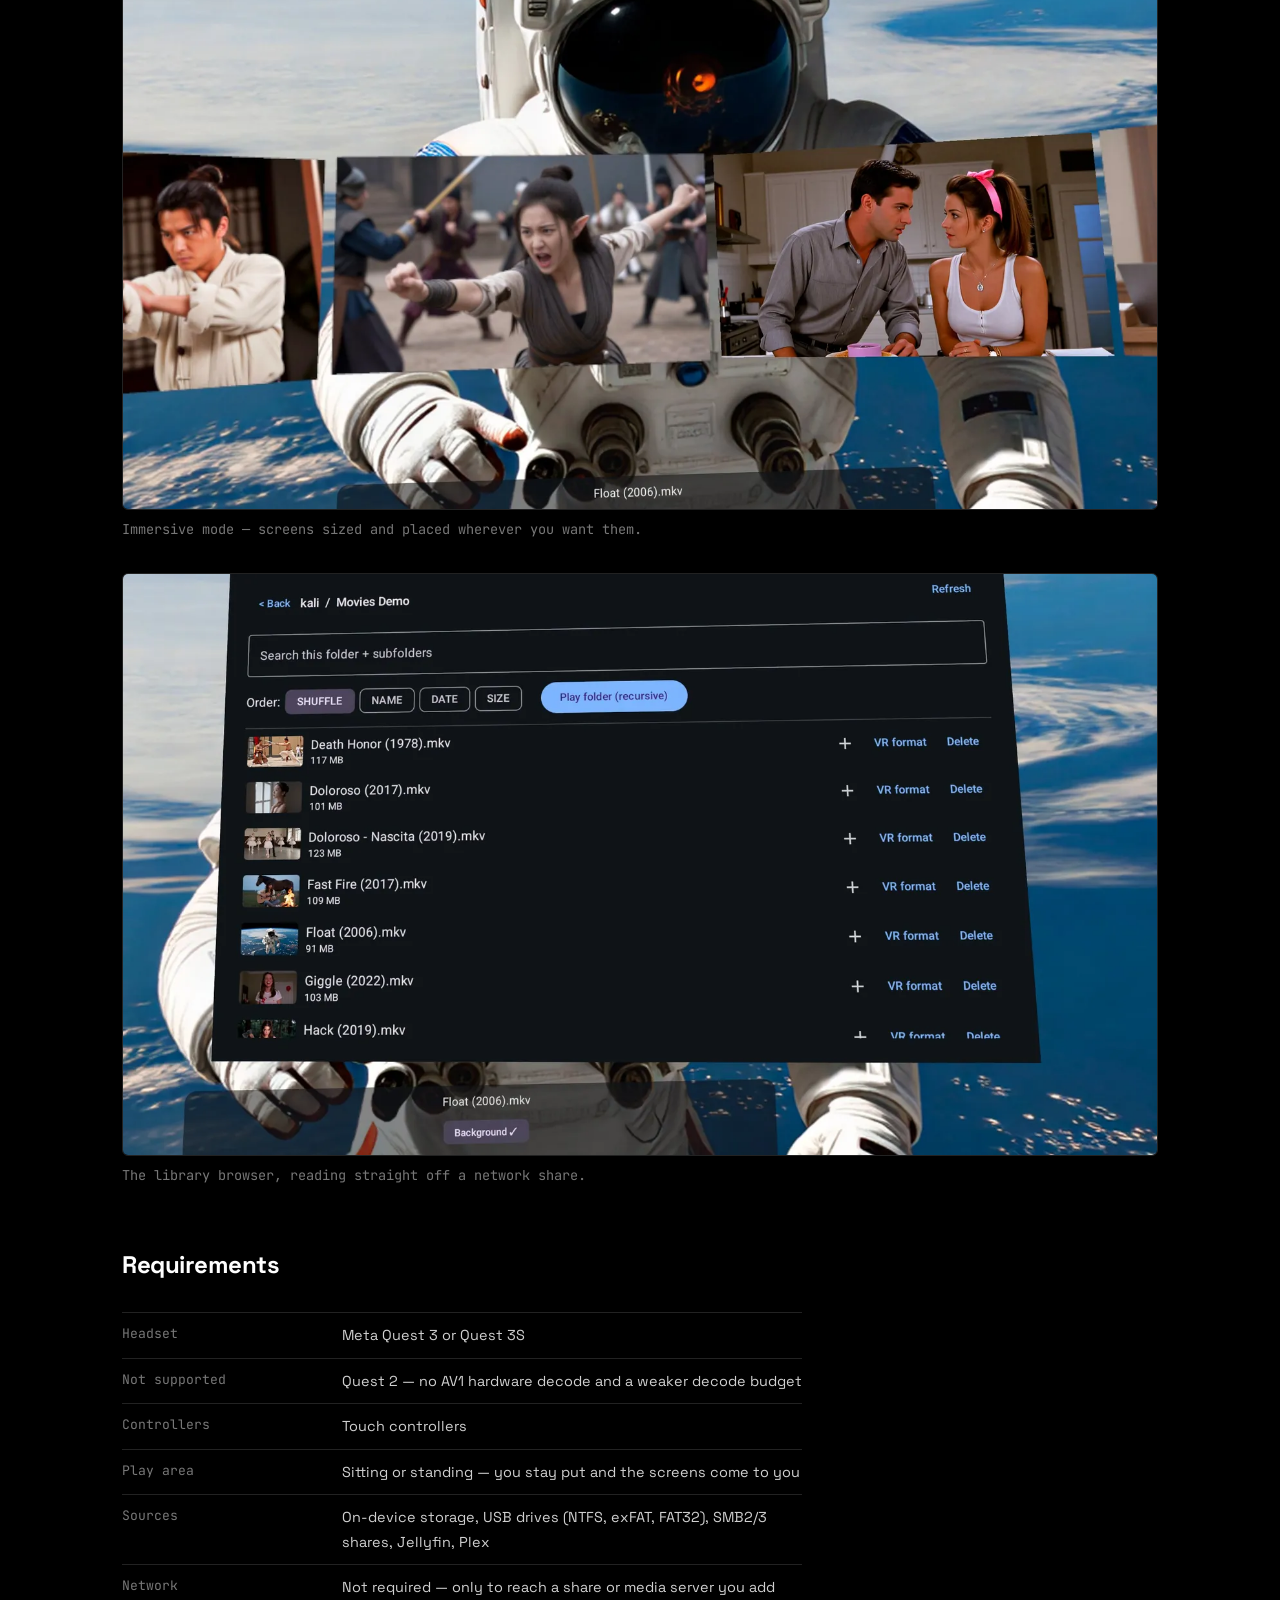
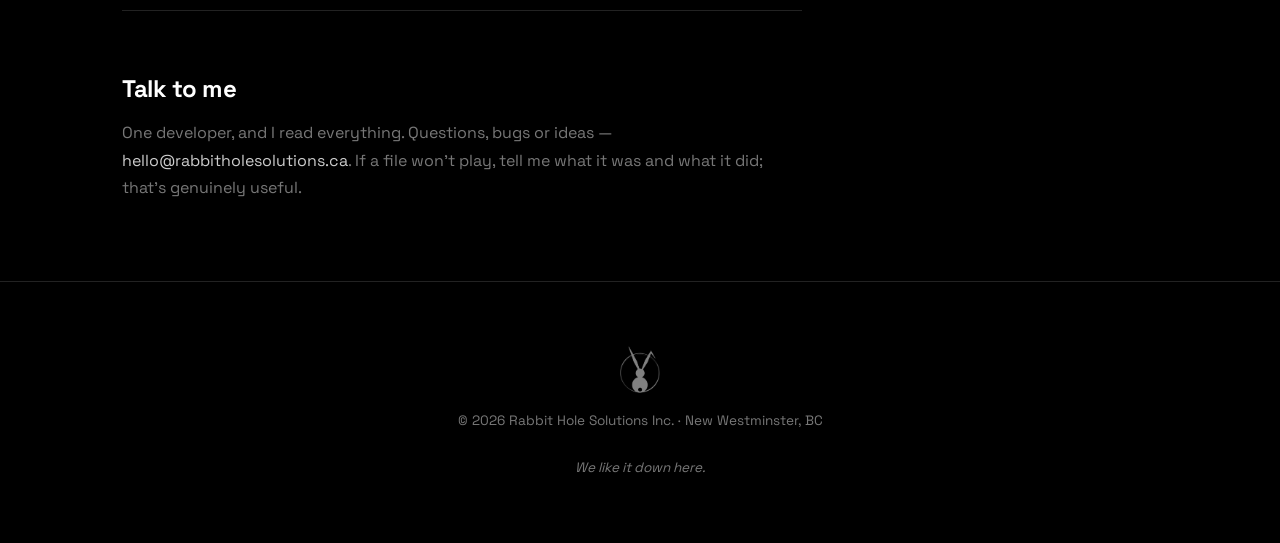
<file: tessera/index.html>
<!DOCTYPE html>
<html lang="en">
<head>
    <meta charset="UTF-8">
    <meta name="viewport" content="width=device-width, initial-scale=1.0">
    <title>Tessera — a multi-stream media player for Meta Quest | Rabbit Hole Solutions</title>
    <meta name="description" content="Tessera browses a whole video library as a wall of moving video on Meta Quest 3 and 3S. Plays your own files from the headset, USB drives, SMB shares, Jellyfin or Plex.">
    <meta name="theme-color" content="#000000">
    <link rel="canonical" href="https://rabbitholesolutions.ca/tessera/">

    <meta property="og:site_name" content="Rabbit Hole Solutions Inc.">
    <meta property="og:title" content="Tessera — a multi-stream media player for Meta Quest">
    <meta property="og:description" content="Tessera browses a whole video library as a wall of moving video on Meta Quest 3 and 3S. Plays your own files from the headset, USB drives, SMB shares, Jellyfin or Plex.">
    <meta property="og:image" content="https://rabbitholesolutions.ca/img/tessera-og.png">
    <meta property="og:image:width" content="1200">
    <meta property="og:image:height" content="630">
    <meta property="og:image:alt" content="Tessera — multi-stream media player for Meta Quest.">
    <meta property="og:url" content="https://rabbitholesolutions.ca/tessera/">
    <meta property="og:type" content="website">

    <meta name="twitter:card" content="summary_large_image">
    <meta name="twitter:title" content="Tessera — a multi-stream media player for Meta Quest">
    <meta name="twitter:description" content="Tessera browses a whole video library as a wall of moving video on Meta Quest 3 and 3S. Plays your own files from the headset, USB drives, SMB shares, Jellyfin or Plex.">
    <meta name="twitter:image" content="https://rabbitholesolutions.ca/img/tessera-og.png">

    <link rel="icon" type="image/png" sizes="180x180" href="/favicon.png">
    <link rel="apple-touch-icon" href="/favicon.png">

    <link rel="preconnect" href="https://fonts.googleapis.com">
    <link rel="preconnect" href="https://fonts.gstatic.com" crossorigin>
    <link href="https://fonts.googleapis.com/css2?family=Space+Grotesk:wght@400;500;700&family=JetBrains+Mono:wght@400;500&display=swap" rel="stylesheet">

    <link rel="stylesheet" href="/style.css">

    <script type="application/ld+json">
{
      "@context": "https://schema.org",
      "@type": "SoftwareApplication",
      "name": "Tessera",
      "description": "A multi-stream media player for Meta Quest 3 and 3S. A tiled library browser where many videos play at once, in a 2D window or on screens placed freely around the room, from the headset, USB drives, SMB shares, Jellyfin and Plex.",
      "applicationCategory": "MultimediaApplication",
      "operatingSystem": "Meta Horizon OS",
      "url": "https://rabbitholesolutions.ca/tessera/",
      "publisher": {
            "@type": "Organization",
            "name": "Rabbit Hole Solutions Inc.",
            "url": "https://rabbitholesolutions.ca/"
      }
}
    </script>
</head>
<body>

    <nav class="nav" id="nav">
        <a href="/" class="nav-logo">
            <img src="/inverted.png" alt="Rabbit Hole Solutions" width="32" height="37">
        </a>
        <button class="nav-toggle" aria-label="Menu" aria-expanded="false">
            <span></span><span></span><span></span>
        </button>
        <ul class="nav-links">
            <li><a href="/#tools">Tools</a></li>
            <li><a href="/consulting/">Consulting</a></li>
            <li><a href="/#about">About</a></li>
            <li><a href="/#contact">Contact</a></li>
        </ul>
    </nav>

    <main class="page">
        <div class="container">
            <p class="breadcrumb"><a href="/">Rabbit Hole Solutions</a> / Tessera</p>

            <img src="/img/tessera-hero.webp" alt="" class="product-hero" width="2100" height="650" fetchpriority="high">

            <div class="product-head">
                <img src="/icons/tessera.png" alt="Tessera icon" class="tile" width="72" height="72">
                <div>
                    <span class="pill pill-shipped">Shipped</span>
                    <h1 class="product-title">Tessera</h1>
                    <p class="product-tagline">Browse a whole library as a wall of moving video. Not a grid of posters — a grid of things actually playing.</p>
                </div>
            </div>

            <div class="cta-row">
                <a href="https://www.meta.com/experiences/tessera/1245755595291787/" class="cta cta-primary">Get it on the Meta Store</a>
                <a href="/privacy/tessera/" class="cta">Privacy policy</a>
                <a href="/tessera/licenses/" class="cta">Open-source licenses</a>
            </div>

            <div class="prose">
                <p>Every media player shows you a wall of static cover art and makes you remember what's inside. Tessera shows you the films themselves, moving, all at once.</p>
                <p>As many streams as the headset's decode budget allows play live; the rest hold their last decoded frame, so the wall stays full rather than going grey. When something has to be paused to make room, the player prefers a screen behind you over the one you're facing.</p>

                <h2>Two ways to watch</h2>
                <ul>
                    <li><strong>In a 2D window</strong> — one flat panel with an adaptive tiled grid, comfortable for browsing and for passthrough use</li>
                    <li><strong>Immersive</strong> — the same videos lift out into the room around you. Grab a screen, push it back, pull it in, grow it, curve it, over passthrough or a solid backdrop</li>
                </ul>
                <p>The switch between them preserves state — what's playing keeps playing, so you don't lose your place changing your mind. Every screen has its own sound, too: mute any of them, or solo the one you're watching.</p>
            </div>

            <figure>
                <img src="/img/tessera-1.webp" alt="Dozens of videos playing simultaneously in a tiled grid in Tessera" width="1600" height="900" loading="lazy">
                <figcaption>The defining trick — many streams live at once, not thumbnails.</figcaption>
            </figure>

            <div class="prose">
                <h2>The decode budget</h2>
                <p>A headset can only decode so much video at once, and naive players fall over when you ask for more. Tessera treats that ceiling as the central problem rather than an afterthought.</p>
                <p>A budget controller weighs each stream by resolution, frame rate and codec, admits what fits, evicts what doesn't, and watches for dropped frames to adapt its ceiling while you browse — the real limit falls once the headset heats up.</p>
                <p>Modern codecs — H.264, HEVC, VP9 and AV1 — go to the hardware decoder. Older formats it handles badly, like XviD, DivX, WMV and MPEG-2, are decoded in software instead — they're cheap enough, and that leaves the hardware free. <strong>Tessera never implements decompression itself</strong>, so all the engineering goes into orchestration instead.</p>
                <p>How many play at once depends on what they are. <strong>Twelve small files is realistic; heavy 4K is two or three.</strong> Past that, screens pause on their last frame rather than everything stuttering.</p>

                <h2>Where your video lives</h2>
                <p>Tessera is a player, not a service — no catalogue, no subscription, nothing streamed from us. It plays your own files, from wherever they already are:</p>
                <ul>
                    <li><strong>On the headset</strong> — its own video library, or any folder you add</li>
                    <li><strong>USB drives</strong> — NTFS, exFAT or FAT32, including drives Horizon OS won't mount itself</li>
                    <li><strong>SMB / network shares</strong> — native SMB2/3 with fast seeking</li>
                    <li><strong>Jellyfin and Plex servers</strong> — direct play of the original file, never a server-side transcode</li>
                </ul>
                <p>Five short clips from the Blender Foundation's open movies come bundled, so there's something to watch before you've connected anything.</p>

                <h2>3D and VR video</h2>
                <p>Side-by-side, over-under, 180°, 360° and fisheye are detected from the file's own metadata where present, with its name and shape as a fallback. When a file is read wrong, set the format by hand and it's remembered.</p>
            </div>

            <figure>
                <img src="/img/tessera-2.webp" alt="Video screens placed freely around the room in Tessera's immersive mode" width="1600" height="900" loading="lazy">
                <figcaption>Immersive mode — screens sized and placed wherever you want them.</figcaption>
            </figure>

            <figure>
                <img src="/img/tessera-3.webp" alt="Tessera's library browser listing files from a network share" width="1600" height="900" loading="lazy">
                <figcaption>The library browser, reading straight off a network share.</figcaption>
            </figure>

            <div class="prose">
                <h2>Requirements</h2>
                <dl class="spec">
                    <div><dt>Headset</dt><dd>Meta Quest 3 or Quest 3S</dd></div>
                    <div><dt>Not supported</dt><dd>Quest 2 — no AV1 hardware decode and a weaker decode budget</dd></div>
                    <div><dt>Controllers</dt><dd>Touch controllers</dd></div>
                    <div><dt>Play area</dt><dd>Sitting or standing — you stay put and the screens come to you</dd></div>
                    <div><dt>Sources</dt><dd>On-device storage, USB drives (NTFS, exFAT, FAT32), SMB2/3 shares, Jellyfin, Plex</dd></div>
                    <div><dt>Network</dt><dd>Not required — only to reach a share or media server you add</dd></div>
                </dl>

                <h2>Talk to me</h2>
                <p>One developer, and I read everything. Questions, bugs or ideas — <a href="mailto:hello@rabbitholesolutions.ca?subject=Tessera">hello@rabbitholesolutions.ca</a>. If a file won't play, tell me what it was and what it did; that's genuinely useful.</p>
            </div>
        </div>
    </main>

    <footer class="footer">
        <div class="container">
            <img src="/inverted.png" alt="" class="footer-logo" width="40" height="47">
            <p class="footer-copy">&copy; 2026 Rabbit Hole Solutions Inc. &middot; New Westminster, BC</p>
            <p class="footer-tagline">We like it down here.</p>
        </div>
    </footer>

    <script>
        var toggle = document.querySelector('.nav-toggle');
        var nav = document.getElementById('nav');
        toggle.addEventListener('click', function() {
            var open = nav.classList.toggle('nav--open');
            toggle.setAttribute('aria-expanded', open);
        });
    </script>

</body>
</html>
</file>
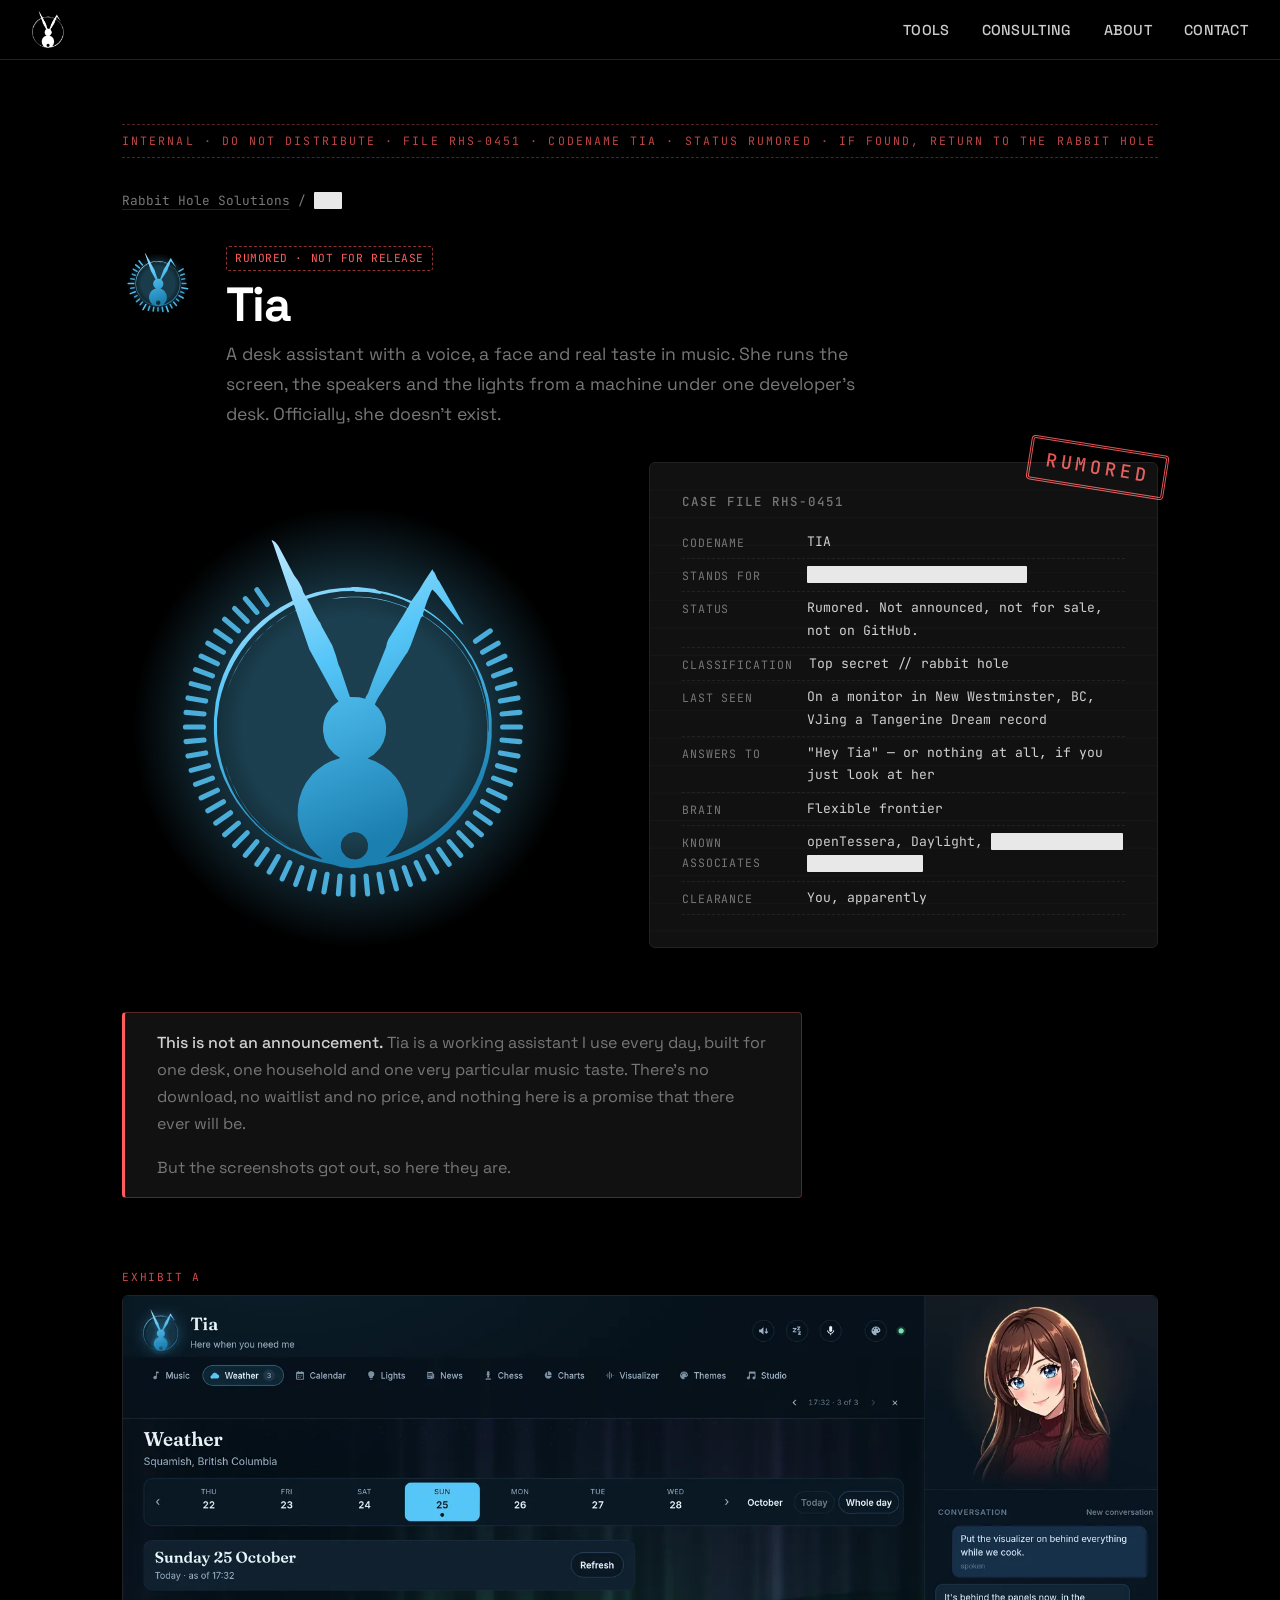
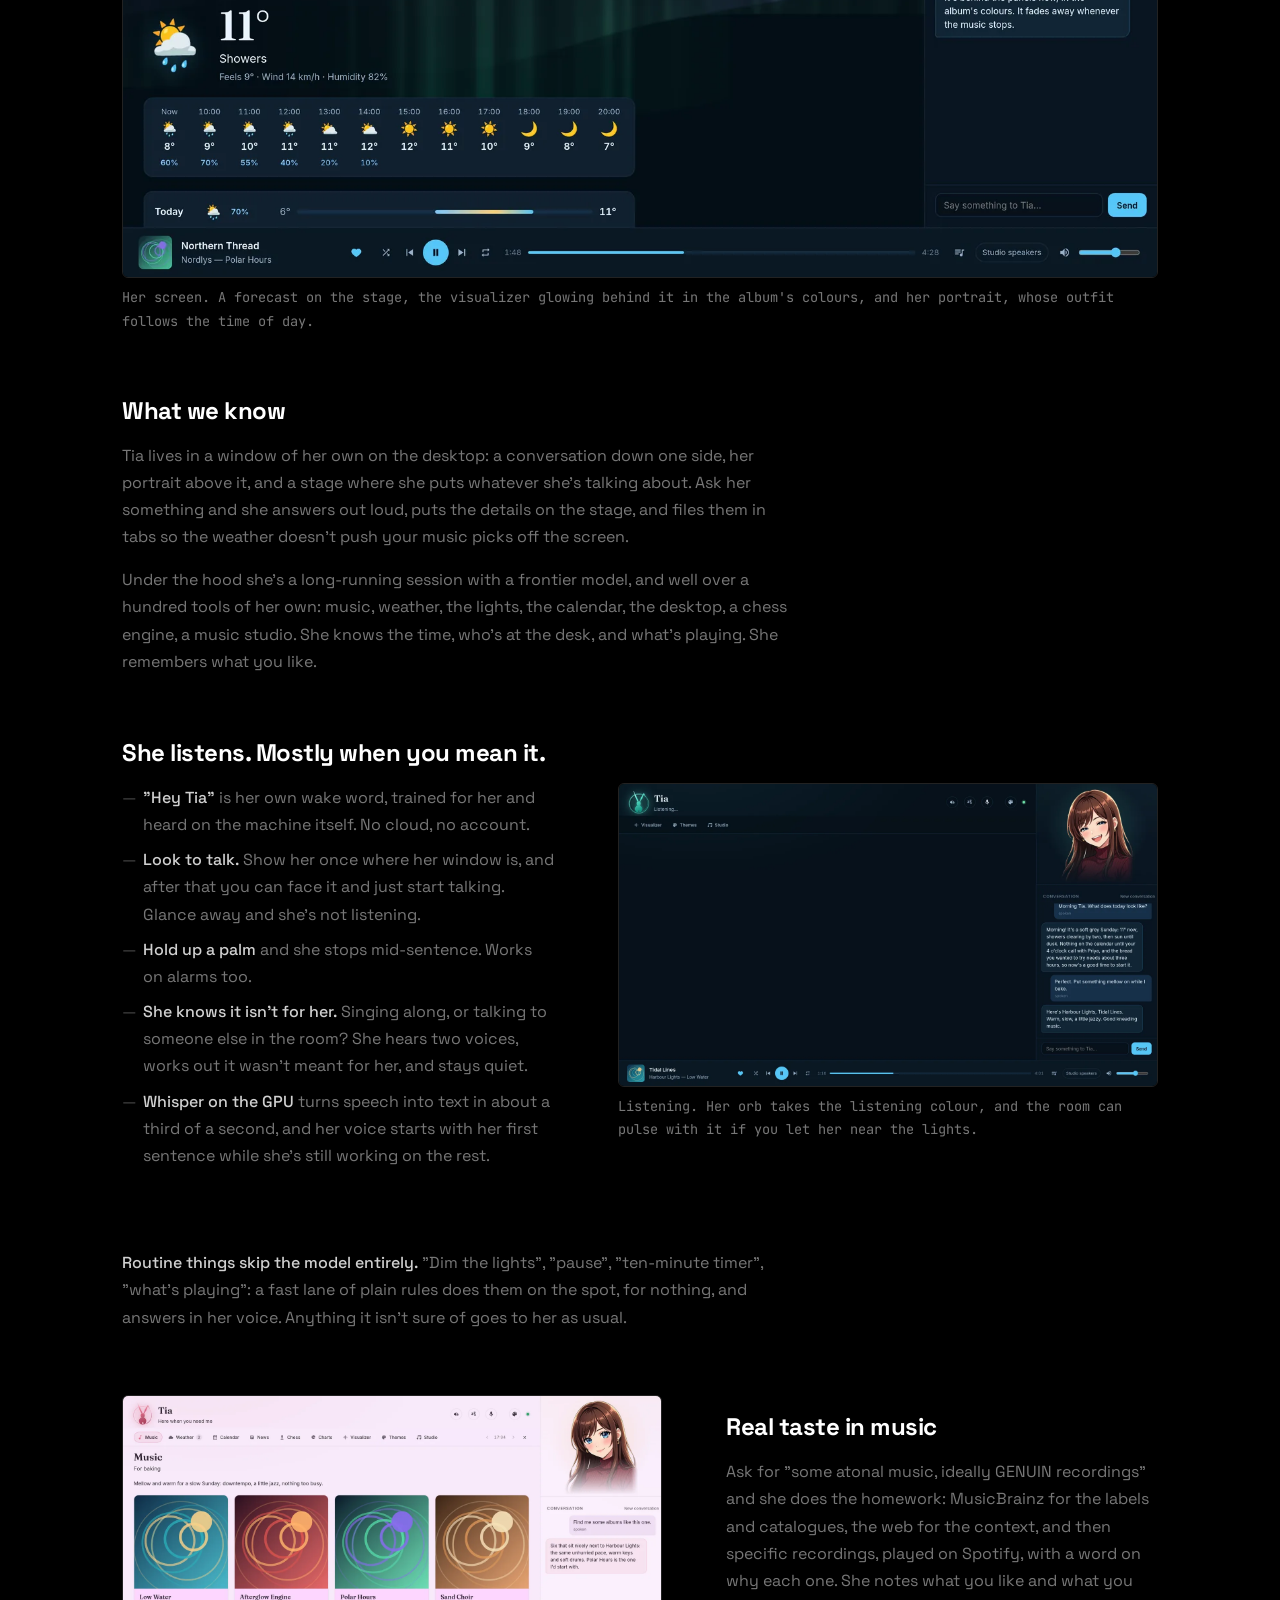
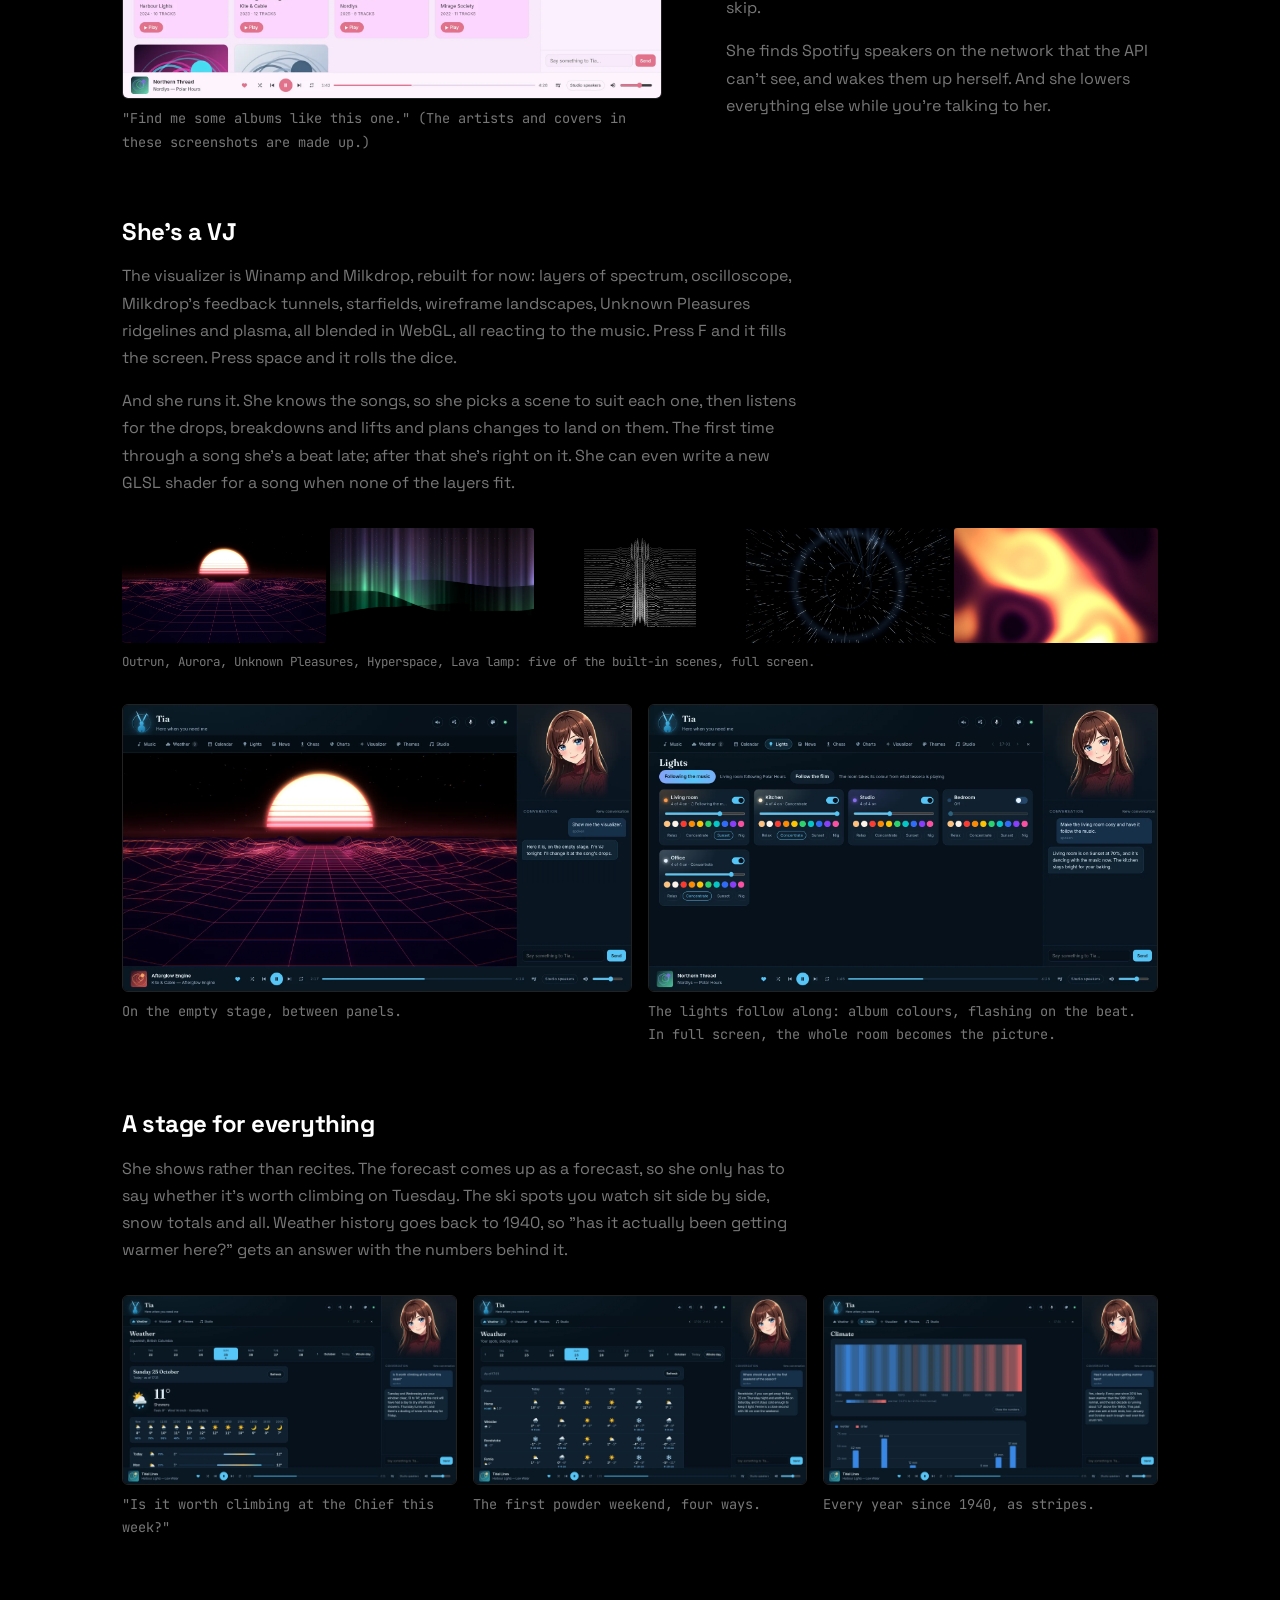
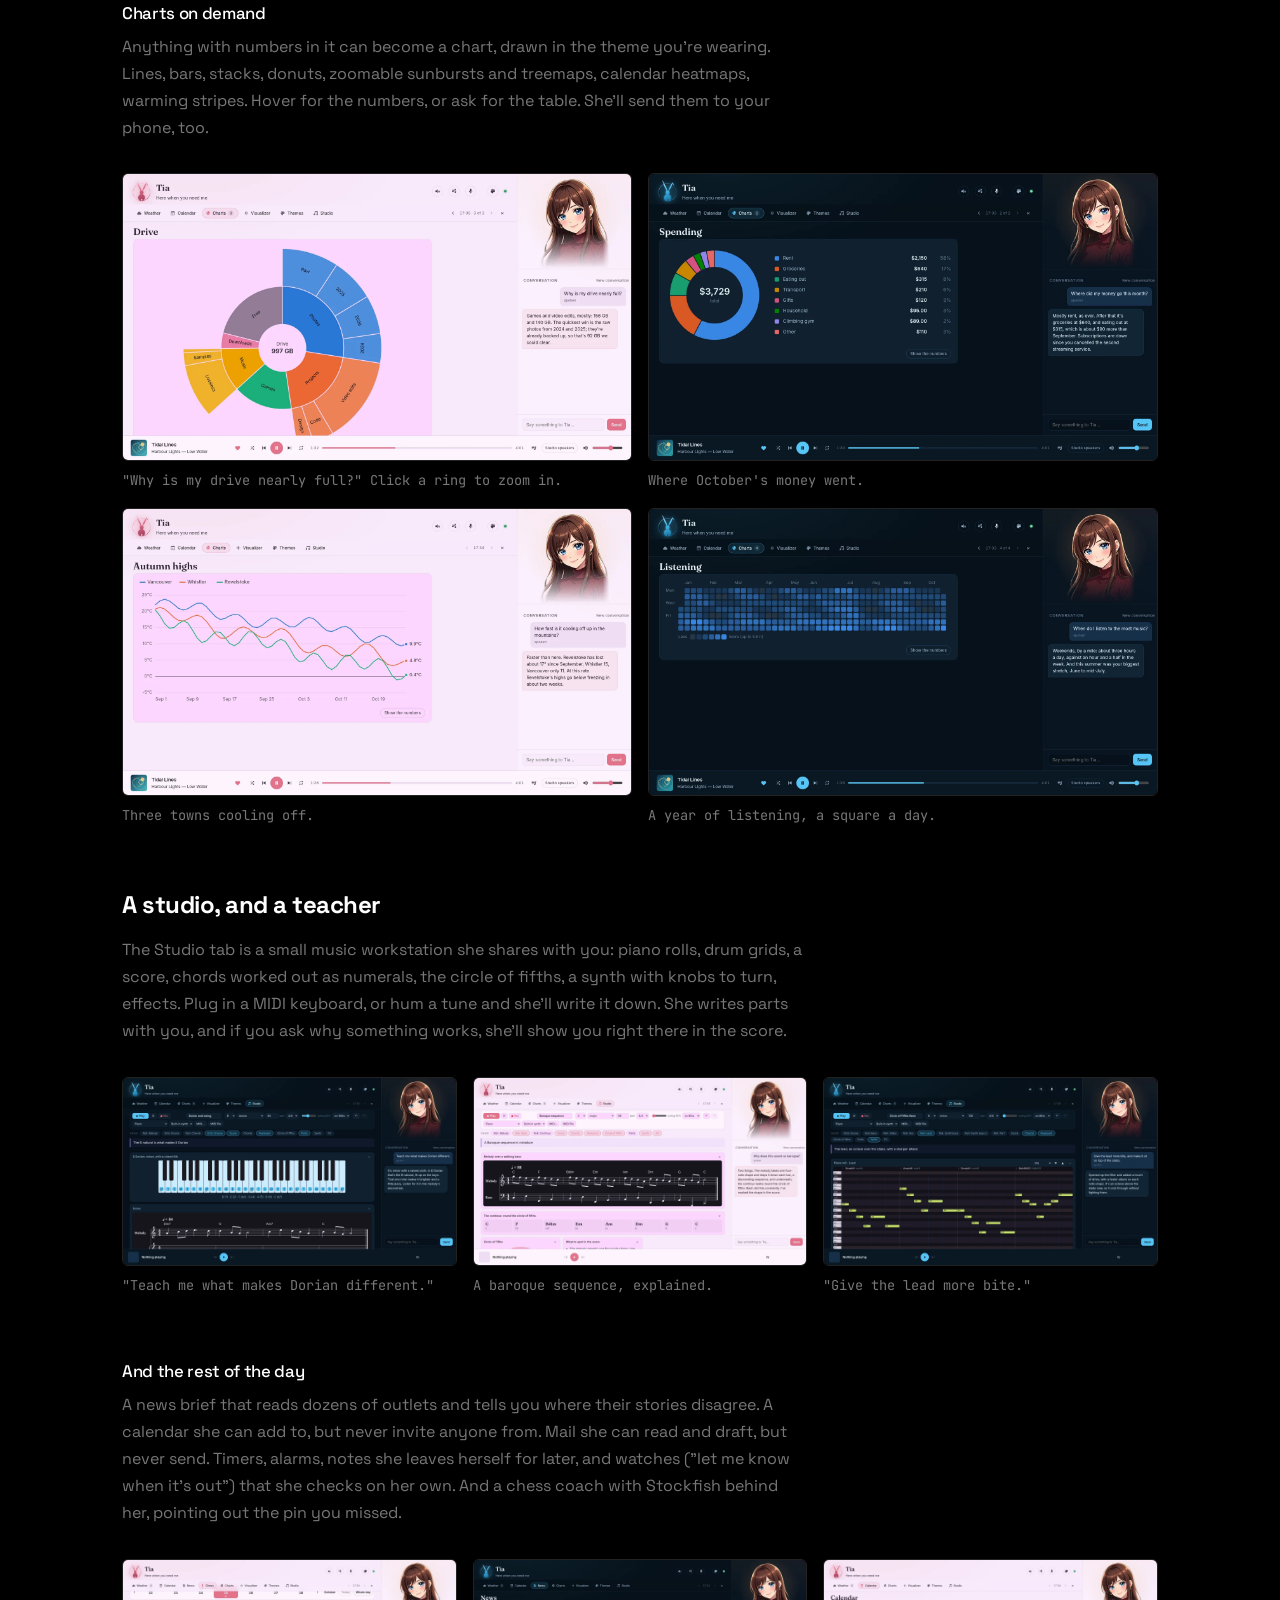
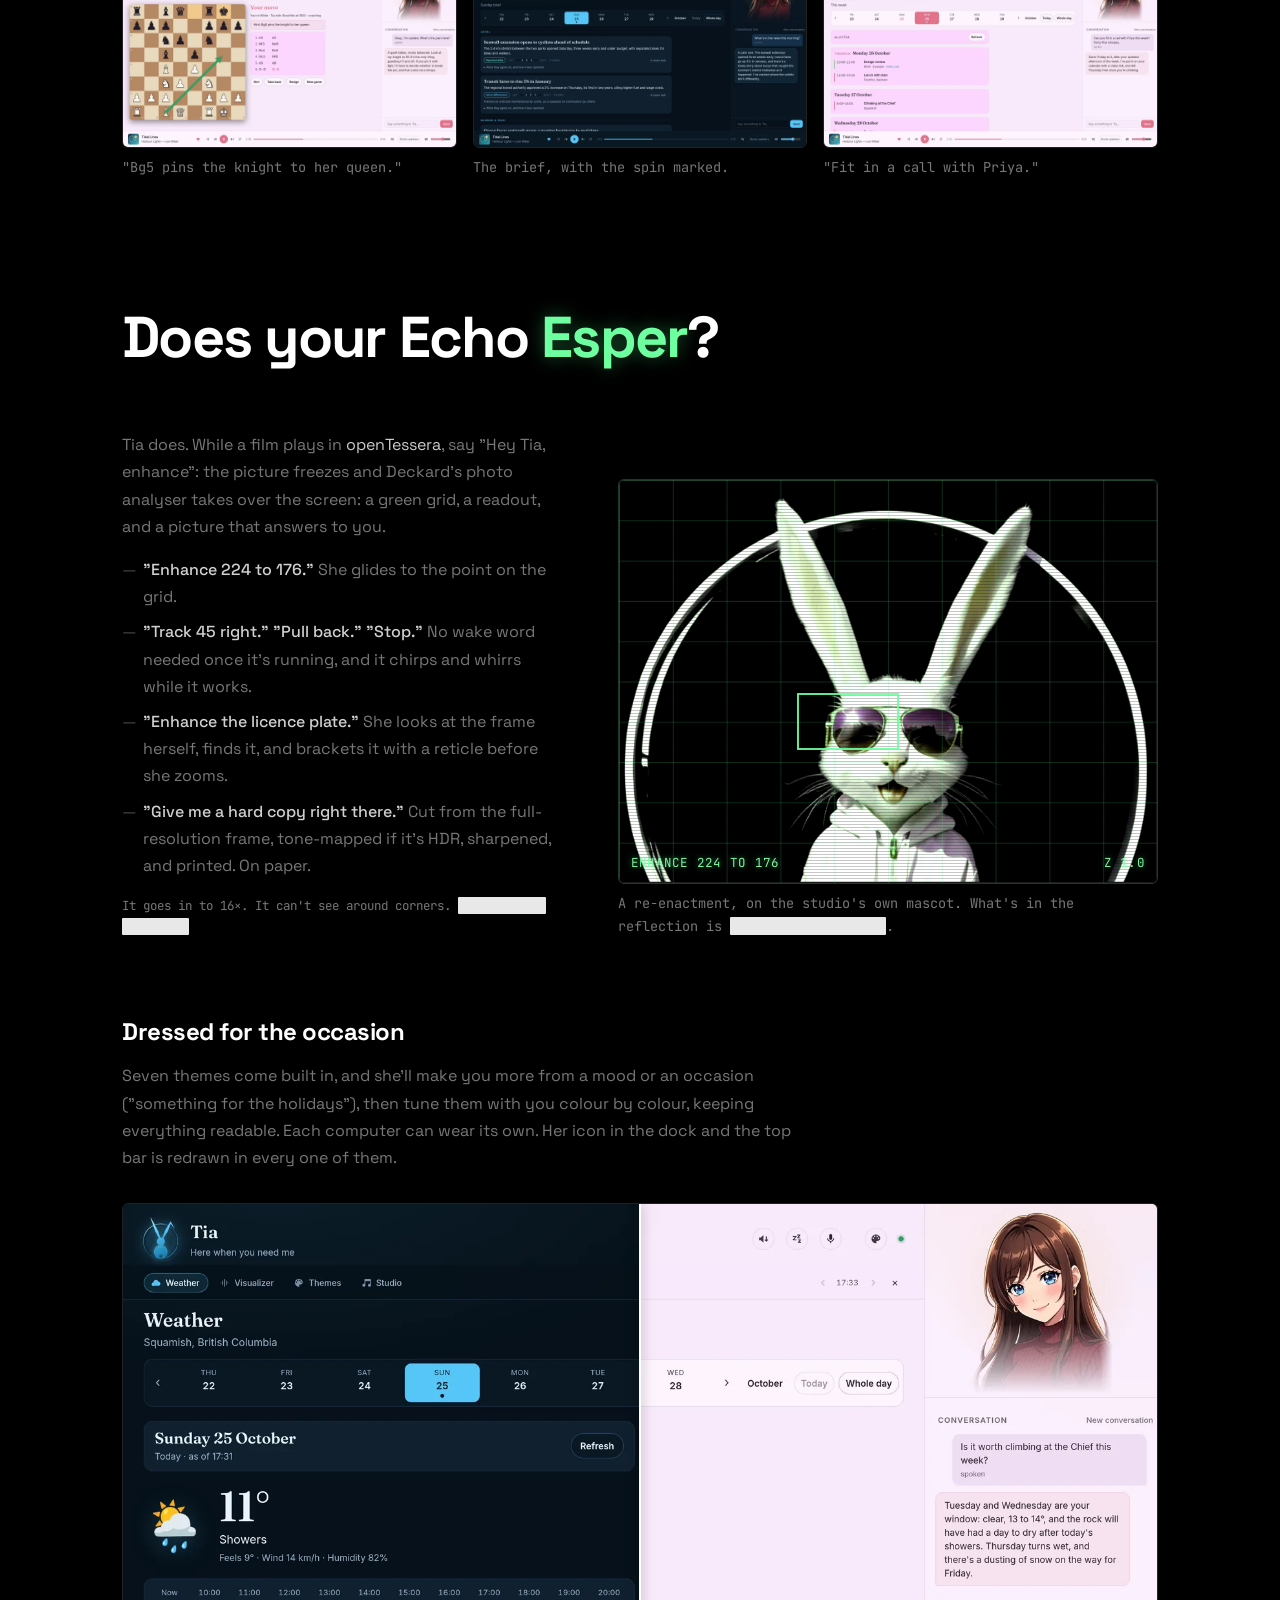
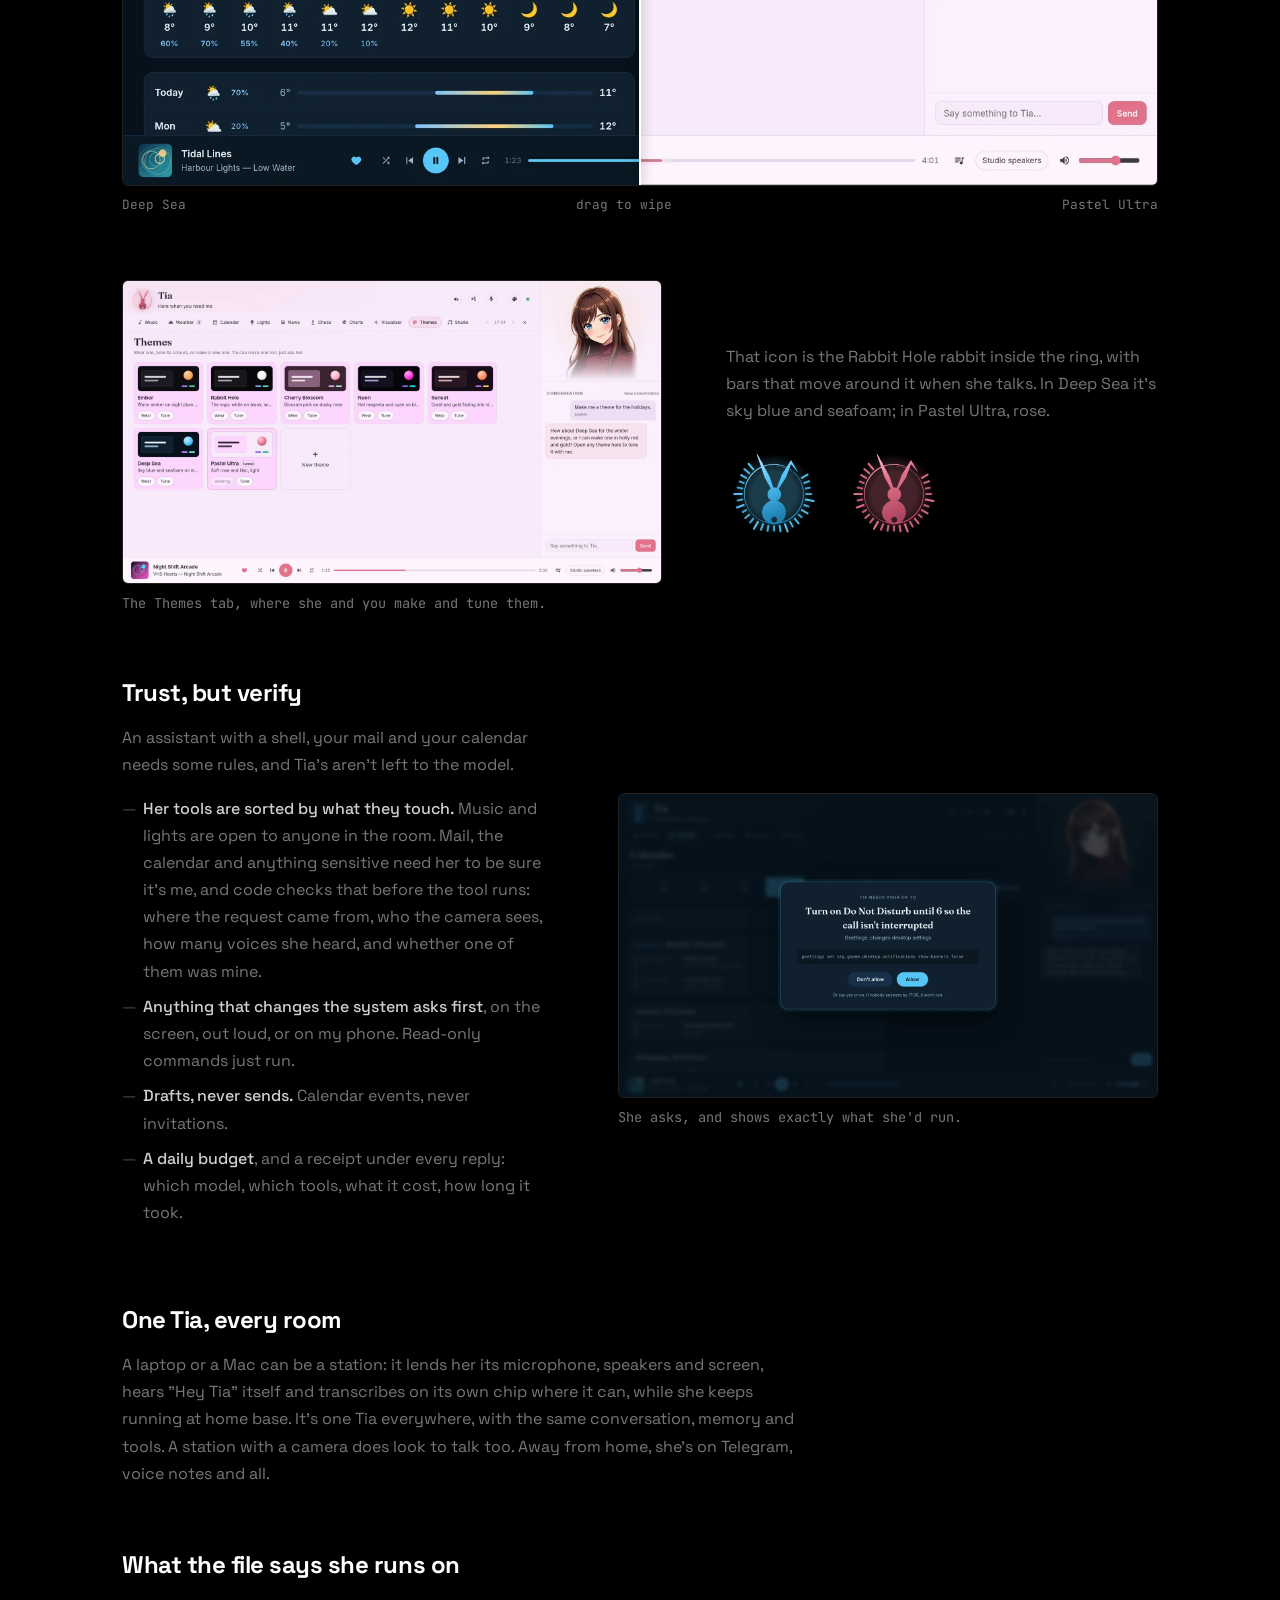
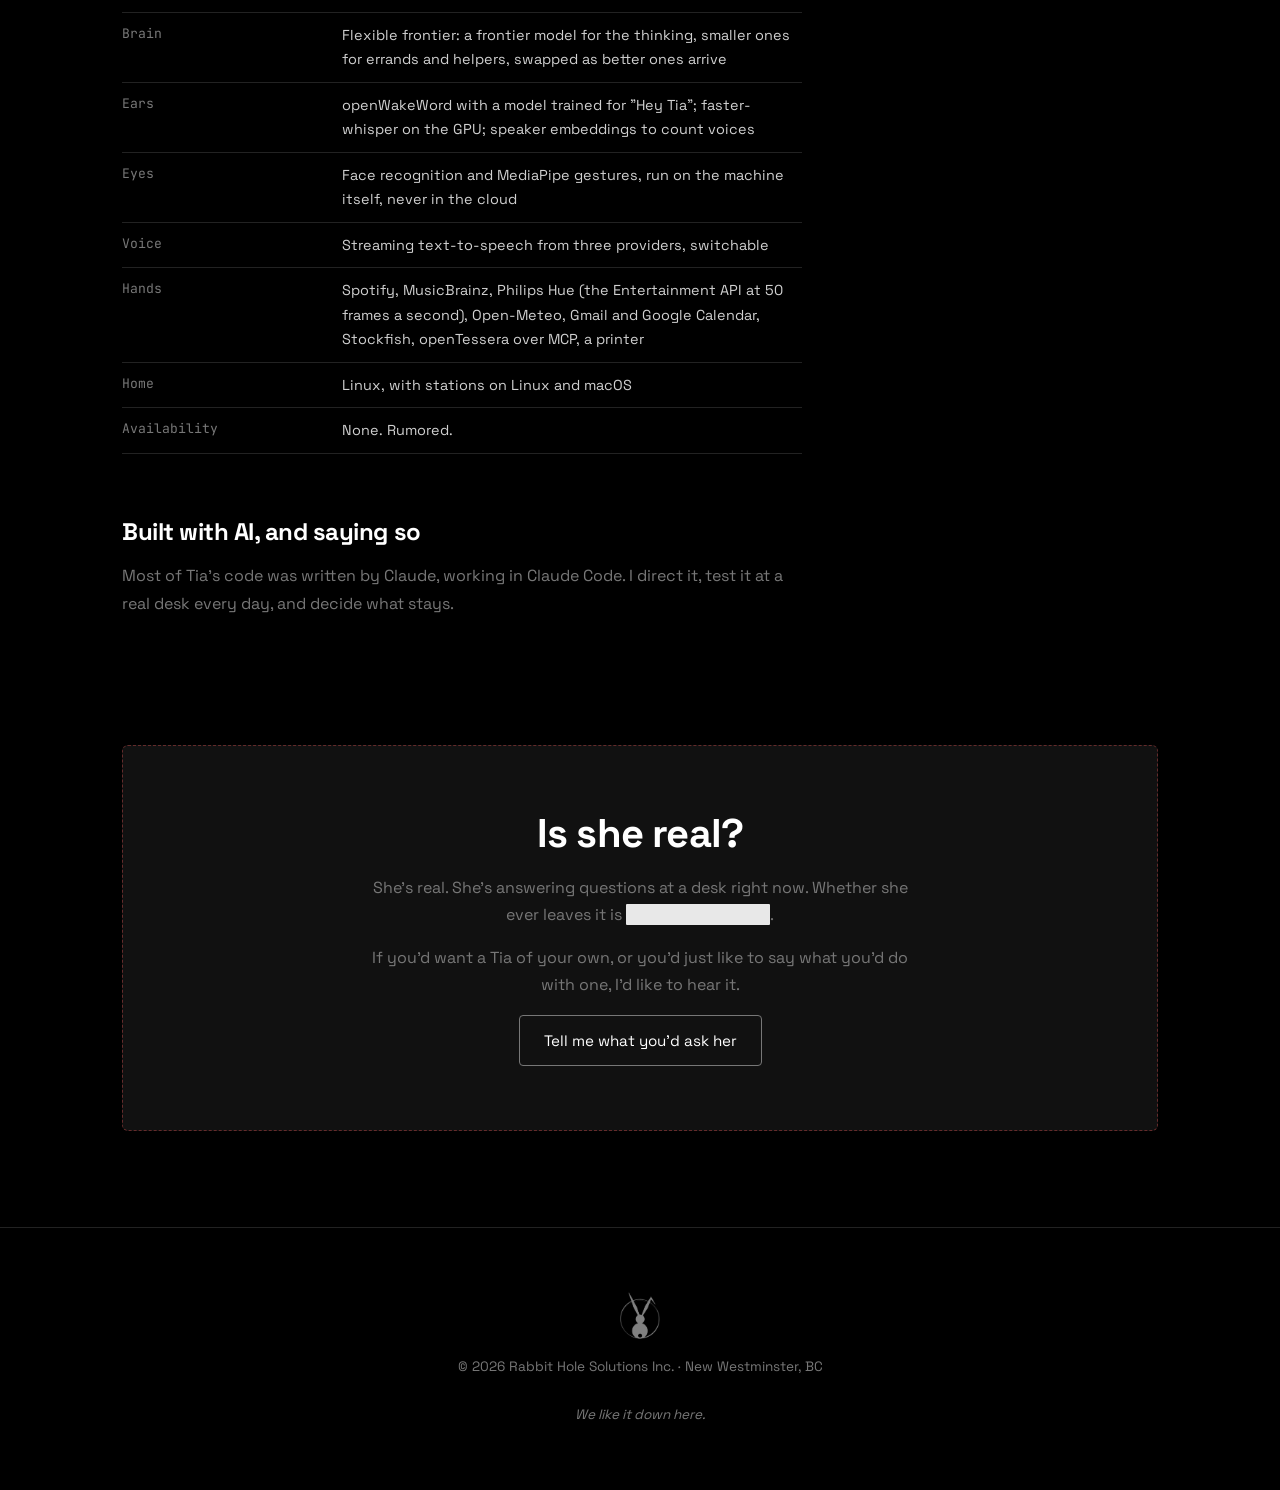
<file: tia/index.html>
<!DOCTYPE html>
<html lang="en">
<head>
    <meta charset="UTF-8">
    <meta name="viewport" content="width=device-width, initial-scale=1.0">
    <title>Tia — a desk assistant that officially doesn't exist | Rabbit Hole Solutions</title>
    <meta name="description" content="Tia is a rumored desk assistant from Rabbit Hole Solutions: a voice, a face, real taste in music, a screen of her own, a VJ for your Spotify, a chess coach, a music studio, and an Esper. Not announced, not for sale, and you didn't hear it here.">
    <meta name="theme-color" content="#000000">
    <link rel="canonical" href="https://rabbitholesolutions.ca/tia/">

    <meta property="og:site_name" content="Rabbit Hole Solutions Inc.">
    <meta property="og:title" content="Tia — rumored">
    <meta property="og:description" content="A desk assistant with a voice, a face and real taste in music. She VJs your Spotify, coaches your chess, writes music with you and enhances photos like it's 2019 in Los Angeles. Officially, she doesn't exist.">
    <meta property="og:image" content="https://rabbitholesolutions.ca/img/tia-og.jpg">
    <meta property="og:image:width" content="1200">
    <meta property="og:image:height" content="630">
    <meta property="og:image:alt" content="Tia's screen: a synthwave sun over a neon grid, her portrait and a conversation beside it.">
    <meta property="og:url" content="https://rabbitholesolutions.ca/tia/">
    <meta property="og:type" content="website">

    <meta name="twitter:card" content="summary_large_image">
    <meta name="twitter:title" content="Tia — rumored">
    <meta name="twitter:description" content="A desk assistant with a voice, a face and real taste in music. Does your Echo Esper?">
    <meta name="twitter:image" content="https://rabbitholesolutions.ca/img/tia-og.jpg">

    <link rel="icon" type="image/svg+xml" href="/icons/tia.svg">
    <link rel="apple-touch-icon" href="/favicon.png">

    <link rel="preconnect" href="https://fonts.googleapis.com">
    <link rel="preconnect" href="https://fonts.gstatic.com" crossorigin>
    <link href="https://fonts.googleapis.com/css2?family=Space+Grotesk:wght@400;500;700&family=JetBrains+Mono:wght@400;500&display=swap" rel="stylesheet">

    <link rel="stylesheet" href="/style.css">
    <!-- No SoftwareApplication data: she can't be had, and structured data is a claim that she can. -->
</head>
<body>

    <nav class="nav" id="nav">
        <a href="/" class="nav-logo">
            <img src="/inverted.png" alt="Rabbit Hole Solutions" width="32" height="37">
        </a>
        <button class="nav-toggle" aria-label="Menu" aria-expanded="false">
            <span></span><span></span><span></span>
        </button>
        <ul class="nav-links">
            <li><a href="/#tools">Tools</a></li>
            <li><a href="/consulting/">Consulting</a></li>
            <li><a href="/#about">About</a></li>
            <li><a href="/#contact">Contact</a></li>
        </ul>
    </nav>

    <main class="page">
        <div class="container">
            <div class="leak-strip" aria-hidden="true"><span>Internal · do not distribute · file RHS-0451 · codename Tia · status rumored · if found, return to the rabbit hole · Internal · do not distribute · file RHS-0451 · codename Tia · status rumored · if found, return to the rabbit hole · </span></div>

            <p class="breadcrumb"><a href="/">Rabbit Hole Solutions</a> / <span class="redact" tabindex="0" title="Declassified">Tia</span></p>

            <div class="product-head">
                <img src="/icons/tia.svg" alt="Tia's icon: the Rabbit Hole rabbit glowing sky blue, bars around its ring" width="72" height="72">
                <div>
                    <span class="pill pill-rumored">Rumored · not for release</span>
                    <h1 class="product-title">Tia</h1>
                    <p class="product-tagline">A desk assistant with a voice, a face and real taste in music. She runs the screen, the speakers and the lights from a machine under one developer's desk. Officially, she doesn't exist.</p>
                </div>
            </div>

            <section class="dossier" aria-label="The case file">
                <div><svg class="tia-orb" viewBox="0 0 600 600" role="img" aria-label="Tia's logo: the Rabbit Hole rabbit in its ring, glowing sky blue, with bars pulsing around it">
  <defs>
    <linearGradient id="tia-fill" x1="0" y1="0" x2="0.35" y2="1"><stop offset="0" stop-color="#ccedff"/><stop offset="0.45" stop-color="#56c6f8"/><stop offset="1" stop-color="#1b7fb0"/></linearGradient>
    <radialGradient id="tia-glow"><stop offset="0.5" stop-color="#56c6f8" stop-opacity="0.32"/><stop offset="1" stop-color="#56c6f8" stop-opacity="0"/></radialGradient>
  </defs>
  <circle class="tia-orb-glow" cx="300" cy="330" r="300" fill="url(#tia-glow)"/>
  <g class="tia-orb-bars" stroke="#56c6f8" stroke-width="7" stroke-linecap="round"><line x1="467.1" y1="213.0" x2="524.4" y2="172.8" pathLength="100" style="--i:11"/><line x1="476.7" y1="228.0" x2="537.3" y2="193.0" pathLength="100" style="--i:12"/><line x1="484.9" y1="243.8" x2="548.3" y2="214.2" pathLength="100" style="--i:13"/><line x1="491.7" y1="260.2" x2="557.5" y2="236.3" pathLength="100" style="--i:14"/><line x1="497.0" y1="277.2" x2="564.7" y2="259.1" pathLength="100" style="--i:15"/><line x1="500.9" y1="294.6" x2="569.8" y2="282.4" pathLength="100" style="--i:16"/><line x1="503.2" y1="312.2" x2="573.0" y2="306.1" pathLength="100" style="--i:17"/><line x1="504.0" y1="330.0" x2="574.0" y2="330.0" pathLength="100" style="--i:18"/><line x1="503.2" y1="347.8" x2="573.0" y2="353.9" pathLength="100" style="--i:19"/><line x1="500.9" y1="365.4" x2="569.8" y2="377.6" pathLength="100" style="--i:20"/><line x1="497.0" y1="382.8" x2="564.7" y2="400.9" pathLength="100" style="--i:21"/><line x1="491.7" y1="399.8" x2="557.5" y2="423.7" pathLength="100" style="--i:22"/><line x1="484.9" y1="416.2" x2="548.3" y2="445.8" pathLength="100" style="--i:23"/><line x1="476.7" y1="432.0" x2="537.3" y2="467.0" pathLength="100" style="--i:24"/><line x1="467.1" y1="447.0" x2="524.4" y2="487.2" pathLength="100" style="--i:25"/><line x1="456.3" y1="461.1" x2="509.9" y2="506.1" pathLength="100" style="--i:26"/><line x1="444.2" y1="474.2" x2="493.7" y2="523.7" pathLength="100" style="--i:27"/><line x1="431.1" y1="486.3" x2="476.1" y2="539.9" pathLength="100" style="--i:28"/><line x1="417.0" y1="497.1" x2="457.2" y2="554.4" pathLength="100" style="--i:29"/><line x1="402.0" y1="506.7" x2="437.0" y2="567.3" pathLength="100" style="--i:30"/><line x1="386.2" y1="514.9" x2="415.8" y2="578.3" pathLength="100" style="--i:31"/><line x1="369.8" y1="521.7" x2="393.7" y2="587.5" pathLength="100" style="--i:32"/><line x1="352.8" y1="527.0" x2="370.9" y2="594.7" pathLength="100" style="--i:33"/><line x1="335.4" y1="530.9" x2="347.6" y2="599.8" pathLength="100" style="--i:34"/><line x1="317.8" y1="533.2" x2="323.9" y2="603.0" pathLength="100" style="--i:35"/><line x1="300.0" y1="534.0" x2="300.0" y2="604.0" pathLength="100" style="--i:36"/><line x1="282.2" y1="533.2" x2="276.1" y2="603.0" pathLength="100" style="--i:37"/><line x1="264.6" y1="530.9" x2="252.4" y2="599.8" pathLength="100" style="--i:38"/><line x1="247.2" y1="527.0" x2="229.1" y2="594.7" pathLength="100" style="--i:39"/><line x1="230.2" y1="521.7" x2="206.3" y2="587.5" pathLength="100" style="--i:40"/><line x1="213.8" y1="514.9" x2="184.2" y2="578.3" pathLength="100" style="--i:41"/><line x1="198.0" y1="506.7" x2="163.0" y2="567.3" pathLength="100" style="--i:42"/><line x1="183.0" y1="497.1" x2="142.8" y2="554.4" pathLength="100" style="--i:43"/><line x1="168.9" y1="486.3" x2="123.9" y2="539.9" pathLength="100" style="--i:44"/><line x1="155.8" y1="474.2" x2="106.3" y2="523.7" pathLength="100" style="--i:45"/><line x1="143.7" y1="461.1" x2="90.1" y2="506.1" pathLength="100" style="--i:46"/><line x1="132.9" y1="447.0" x2="75.6" y2="487.2" pathLength="100" style="--i:47"/><line x1="123.3" y1="432.0" x2="62.7" y2="467.0" pathLength="100" style="--i:48"/><line x1="115.1" y1="416.2" x2="51.7" y2="445.8" pathLength="100" style="--i:49"/><line x1="108.3" y1="399.8" x2="42.5" y2="423.7" pathLength="100" style="--i:50"/><line x1="103.0" y1="382.8" x2="35.3" y2="400.9" pathLength="100" style="--i:51"/><line x1="99.1" y1="365.4" x2="30.2" y2="377.6" pathLength="100" style="--i:52"/><line x1="96.8" y1="347.8" x2="27.0" y2="353.9" pathLength="100" style="--i:53"/><line x1="96.0" y1="330.0" x2="26.0" y2="330.0" pathLength="100" style="--i:54"/><line x1="96.8" y1="312.2" x2="27.0" y2="306.1" pathLength="100" style="--i:55"/><line x1="99.1" y1="294.6" x2="30.2" y2="282.4" pathLength="100" style="--i:56"/><line x1="103.0" y1="277.2" x2="35.3" y2="259.1" pathLength="100" style="--i:57"/><line x1="108.3" y1="260.2" x2="42.5" y2="236.3" pathLength="100" style="--i:58"/><line x1="115.1" y1="243.8" x2="51.7" y2="214.2" pathLength="100" style="--i:59"/><line x1="123.3" y1="228.0" x2="62.7" y2="193.0" pathLength="100" style="--i:60"/><line x1="132.9" y1="213.0" x2="75.6" y2="172.8" pathLength="100" style="--i:61"/><line x1="143.7" y1="198.9" x2="90.1" y2="153.9" pathLength="100" style="--i:62"/><line x1="155.8" y1="185.8" x2="106.3" y2="136.3" pathLength="100" style="--i:63"/><line x1="168.9" y1="173.7" x2="123.9" y2="120.1" pathLength="100" style="--i:64"/><line x1="183.0" y1="162.9" x2="142.8" y2="105.6" pathLength="100" style="--i:65"/></g>
  <path transform="translate(105.91 70.61) scale(0.44424)" fill-rule="evenodd" fill="url(#tia-fill)" d="M188.0 10.0L187.5 12.0L192.5 23.5L251.5 196.5L213.5 217.0L184.5 236.0L157.5 257.0L127.5 285.0L96.0 321.5L75.0 351.5L58.0 381.0L39.0 422.5L25.0 464.5L15.5 507.5L10.0 559.5L10.0 602.0L12.0 631.5L18.0 669.0L29.0 710.0L41.0 742.0L61.0 783.0L80.0 814.0L106.0 849.0L139.5 885.5L169.0 912.0L201.5 936.5L233.5 956.5L278.0 978.5L306.5 989.5L336.5 998.5L377.0 1006.5L399.5 1013.5L431.0 1017.5L462.0 1015.5L484.0 1010.0L507.0 1007.5L533.5 1002.5L573.5 991.5L608.0 978.5L650.0 957.5L686.0 934.5L707.0 918.5L730.0 898.5L764.5 862.0L792.0 825.5L813.5 790.0L835.5 742.0L851.5 690.5L857.5 660.5L862.5 615.0L862.5 559.0L857.5 515.0L851.5 486.0L839.5 446.5L830.5 423.5L815.5 392.0L800.5 365.5L779.5 334.5L760.5 310.5L741.5 289.5L708.5 258.5L684.5 239.5L656.5 220.5L664.5 197.5L676.5 168.0L680.5 161.5L692.0 173.0L760.0 257.0L771.5 268.0L775.5 270.0L775.5 267.5L701.5 136.5L696.5 130.0L687.5 110.5L683.5 106.0L680.5 99.5L656.0 136.5L640.0 163.5L616.0 197.5L578.0 182.0L542.5 171.0L515.5 165.5L504.0 160.0L451.0 154.5L432.5 154.0L431.5 156.0L403.0 157.0L363.0 162.0L322.0 171.0L291.0 181.0L284.5 170.5L279.5 155.0L269.5 136.5L256.0 118.0L207.5 27.5L198.0 16.0ZM440.5 906.5L454.0 908.5L461.0 911.5L469.5 917.5L478.0 928.0L483.0 942.5L482.0 960.0L478.0 969.5L474.0 975.0L462.5 985.0L453.0 989.0L444.0 990.5L428.5 988.5L415.5 981.5L404.5 968.5L400.5 958.5L399.5 951.5L400.5 938.5L404.5 928.5L409.5 921.5L423.5 910.5ZM649.5 244.0L656.0 246.5L671.5 256.5L699.5 277.5L729.5 304.5L747.0 323.0L765.5 345.5L786.5 375.5L811.0 420.0L820.0 440.5L832.0 474.5L841.0 509.5L846.0 538.5L849.5 584.5L849.0 618.0L846.0 650.0L841.0 677.0L834.0 702.0L824.0 730.0L812.0 757.0L795.0 788.5L781.0 810.5L765.0 832.5L744.5 857.0L720.5 881.5L698.0 901.5L669.0 923.5L645.0 939.0L625.5 950.0L587.0 968.0L563.0 977.0L536.5 984.5L548.0 974.5L566.5 955.0L576.0 942.5L588.5 921.0L597.5 898.0L602.5 878.5L605.0 858.0L605.0 834.5L600.5 804.5L593.5 782.5L581.5 757.5L568.5 738.5L550.5 719.0L529.5 702.5L505.0 689.0L482.0 680.5L501.0 668.5L520.0 648.5L530.5 630.0L537.5 606.0L538.5 583.0L536.5 569.0L532.5 555.5L523.5 537.5L515.5 526.5L504.5 515.5L504.5 513.5L513.0 495.5L598.5 362.0L603.5 356.0L613.5 335.0L645.0 249.0ZM655.0 225.5L674.5 237.5L701.5 257.5L724.0 277.0L744.0 297.0L763.5 319.5L777.0 337.5L803.0 380.0L817.0 410.0L830.0 444.0L844.5 495.5L852.0 544.0L853.0 562.5L853.0 597.0L852.0 600.0L848.5 544.5L840.5 499.5L831.5 467.5L822.5 442.5L803.5 401.5L791.5 380.5L773.5 353.5L739.5 312.5L721.0 294.0L698.5 274.5L668.5 252.5L653.5 244.0L651.5 237.5ZM254.5 209.0L257.0 211.5L261.5 225.0L260.0 227.0L221.5 248.0L181.0 277.5L147.0 309.0L114.0 347.5L96.0 373.5L78.0 404.5L61.5 440.5L50.5 471.5L64.5 434.5L84.5 394.0L104.5 362.0L131.5 327.0L166.0 291.5L195.5 267.0L228.5 244.5L247.5 233.5L262.0 227.0L303.0 346.0L384.0 494.0L392.5 504.5L372.5 521.0L358.0 540.5L351.0 555.5L347.0 569.5L345.0 583.5L345.0 597.0L349.0 619.5L354.0 632.5L362.5 647.5L379.5 666.5L398.0 679.0L368.5 689.0L349.5 699.0L328.5 714.0L313.0 728.5L293.0 754.5L281.0 777.5L272.0 804.5L268.0 827.5L267.0 853.5L268.5 869.0L274.0 894.5L282.0 916.0L293.0 937.0L305.0 954.0L326.0 976.0L341.5 987.5L341.5 989.5L297.5 977.0L271.0 966.0L243.5 952.0L201.0 925.0L177.0 906.0L156.0 887.0L123.5 851.5L107.5 830.5L90.5 804.5L65.5 756.0L54.5 728.0L47.0 702.5L49.0 713.0L58.0 739.5L79.0 786.0L106.0 830.0L126.0 856.0L139.0 871.0L164.5 896.5L185.5 914.5L218.0 938.0L255.0 959.5L253.0 960.0L224.5 945.0L182.0 917.0L150.0 890.0L121.0 860.0L101.0 835.0L82.0 807.0L68.5 783.5L54.5 754.5L43.0 725.0L32.5 690.0L26.5 663.0L21.5 628.5L19.5 603.0L19.5 560.0L26.5 508.0L32.5 482.5L43.5 447.5L56.5 415.5L72.5 384.0L94.0 349.5L114.5 322.0L136.0 297.5L154.5 279.0L178.5 258.0L206.0 237.5L229.5 222.5ZM297.0 190.5L335.5 178.5L363.5 172.5L402.0 167.5L438.5 166.5L445.5 168.5L482.5 169.5L522.0 176.0L522.0 174.0L523.5 173.5L562.5 183.5L591.0 193.5L612.0 203.0L605.5 218.0L602.0 218.5L598.5 215.0L586.0 210.0L545.5 197.0L519.0 191.0L486.0 186.0L458.0 184.0L426.0 184.0L398.0 186.0L369.5 191.0L424.5 185.5L456.5 185.5L484.0 187.5L512.5 191.5L545.0 198.5L585.5 211.5L602.5 219.5L602.0 222.5L589.0 245.0L546.0 313.5L541.0 326.0L538.5 338.0L499.0 436.5L483.0 480.0L476.0 491.5L474.5 497.5L455.5 492.5L427.5 492.0L398.5 406.0L392.5 392.5L384.5 364.5L373.5 333.5L341.5 276.0L336.0 263.5L331.0 257.0L317.0 232.0L306.0 208.0L296.5 192.0Z"/>
</svg></div>
                <div class="case-file">
                    <span class="stamp" aria-hidden="true">Rumored</span>
                    <h2>Case file RHS-0451</h2>
                    <dl>
                        <!-- Note to self: do NOT put what T.I.A. stands for on the website. -->
                        <div><dt>Codename</dt><dd>TIA</dd></div>
                        <div><dt>Stands for</dt><dd><span class="redact" tabindex="0" title="Declassified">Total Information Awareness</span></dd></div>
                        <div><dt>Status</dt><dd>Rumored. Not announced, not for sale, not on GitHub.</dd></div>
                        <div><dt>Classification</dt><dd>Top secret // rabbit hole</dd></div>
                        <div><dt>Last seen</dt><dd>On a monitor in New Westminster, BC, VJing a Tangerine Dream record</dd></div>
                        <div><dt>Answers to</dt><dd>"Hey Tia" — or nothing at all, if you just look at her</dd></div>
                        <div><dt>Brain</dt><dd>Flexible frontier</dd></div>
                        <div><dt>Known associates</dt><dd><a href="/opentessera/">openTessera</a>, <a href="/daylight/">Daylight</a>, <span class="redact" tabindex="0" title="Declassified">a Hue bridge and a chess engine</span></dd></div>
                        <div><dt>Clearance</dt><dd>You, apparently</dd></div>
                    </dl>
                </div>
            </section>

            <div class="notice notice-leak">
                <p><strong>This is not an announcement.</strong> Tia is a working assistant I use every day, built for one desk, one household and one very particular music taste. There's no download, no waitlist and no price, and nothing here is a promise that there ever will be.</p>
                <p>But the screenshots got out, so here they are.</p>
            </div>

            <figure class="exhibit">
                <span class="exhibit-label">Exhibit A</span>
                <img src="/img/tia-hero.webp" alt="Tia's screen in the Deep Sea theme: a forecast for Squamish on the stage, an aurora visualizer glowing faintly behind it, her anime portrait and the conversation on the right, and the now-playing bar along the bottom" width="1600" height="900" fetchpriority="high">
                <figcaption>Her screen. A forecast on the stage, the visualizer glowing behind it in the album's colours, and her portrait, whose outfit follows the time of day.</figcaption>
            </figure>

            <div class="prose">
                <h2>What we know</h2>
                <p>Tia lives in a window of her own on the desktop: a conversation down one side, her portrait above it, and a stage where she puts whatever she's talking about. Ask her something and she answers out loud, puts the details on the stage, and files them in tabs so the weather doesn't push your music picks off the screen.</p>
                <p>Under the hood she's a long-running session with a frontier model, and well over a hundred tools of her own: music, weather, the lights, the calendar, the desktop, a chess engine, a music studio. She knows the time, who's at the desk, and what's playing. She remembers what you like.</p>
            </div>

            <div class="split">
                <div class="prose">
                    <h2>She listens. Mostly when you mean it.</h2>
                    <ul>
                        <li><strong>"Hey Tia"</strong> is her own wake word, trained for her and heard on the machine itself. No cloud, no account.</li>
                        <li><strong>Look to talk.</strong> Show her once where her window is, and after that you can face it and just start talking. Glance away and she's not listening.</li>
                        <li><strong>Hold up a palm</strong> and she stops mid-sentence. Works on alarms too.</li>
                        <li><strong>She knows it isn't for her.</strong> Singing along, or talking to someone else in the room? She hears two voices, works out it wasn't meant for her, and stays quiet.</li>
                        <li><strong>Whisper on the GPU</strong> turns speech into text in about a third of a second, and her voice starts with her first sentence while she's still working on the rest.</li>
                    </ul>
                </div>
                <figure>
                    <img src="/img/tia-listening.webp" alt="Tia's screen while she listens: the status line reads Listening, her portrait smiling, the conversation beside it" width="1600" height="900" loading="lazy">
                    <figcaption>Listening. Her orb takes the listening colour, and the room can pulse with it if you let her near the lights.</figcaption>
                </figure>
            </div>

            <div class="prose">
                <p><strong>Routine things skip the model entirely.</strong> "Dim the lights", "pause", "ten-minute timer", "what's playing": a fast lane of plain rules does them on the spot, for nothing, and answers in her voice. Anything it isn't sure of goes to her as usual.</p>
            </div>

            <div class="split flip">
                <div class="prose">
                    <h2>Real taste in music</h2>
                    <p>Ask for "some atonal music, ideally GENUIN recordings" and she does the homework: MusicBrainz for the labels and catalogues, the web for the context, and then specific recordings, played on Spotify, with a word on why each one. She notes what you like and what you skip.</p>
                    <p>She finds Spotify speakers on the network that the API can't see, and wakes them up herself. And she lowers everything else while you're talking to her.</p>
                </div>
                <figure>
                    <img src="/img/tia-music.webp" alt="Tia's Music tab in the Pastel Ultra theme: six album cards with play buttons under the heading For baking" width="1600" height="900" loading="lazy">
                    <figcaption>"Find me some albums like this one." (The artists and covers in these screenshots are made up.)</figcaption>
                </figure>
            </div>

            <div class="prose">
                <h2>She's a VJ</h2>
                <p>The visualizer is Winamp and Milkdrop, rebuilt for now: layers of spectrum, oscilloscope, Milkdrop's feedback tunnels, starfields, wireframe landscapes, Unknown Pleasures ridgelines and plasma, all blended in WebGL, all reacting to the music. Press F and it fills the screen. Press space and it rolls the dice.</p>
                <p>And she runs it. She knows the songs, so she picks a scene to suit each one, then listens for the drops, breakdowns and lifts and plans changes to land on them. The first time through a song she's a beat late; after that she's right on it. She can even write a new GLSL shader for a song when none of the layers fit.</p>
            </div>

            <div class="filmstrip" aria-label="Five visualizer scenes, full screen">
                <img src="/img/tia-outrun.webp" alt="Outrun: a striped synthwave sun over a neon wireframe grid" width="1600" height="900" loading="lazy">
                <img src="/img/tia-aurora.webp" alt="Aurora: green and violet curtains of light over dark hills" width="1600" height="900" loading="lazy">
                <img src="/img/tia-pleasures.webp" alt="Unknown Pleasures: stacked white ridgelines peaking in the middle" width="1600" height="900" loading="lazy">
                <img src="/img/tia-hyperspace.webp" alt="Hyperspace: stars streaking past in a tunnel" width="1600" height="900" loading="lazy">
                <img src="/img/tia-lava.webp" alt="Lava lamp: molten yellow and plum blobs" width="1600" height="900" loading="lazy">
            </div>
            <p class="fineprint">Outrun, Aurora, Unknown Pleasures, Hyperspace, Lava lamp: five of the built-in scenes, full screen.</p>

            <div class="shots">
                <figure>
                    <img src="/img/tia-stage.webp" alt="The Outrun scene on Tia's empty stage, with the conversation beside it" width="1600" height="900" loading="lazy">
                    <figcaption>On the empty stage, between panels.</figcaption>
                </figure>
                <figure>
                    <img src="/img/tia-lights.webp" alt="Tia's lights panel: five rooms with brightness, colour swatches and scenes, Following the music switched on" width="1600" height="900" loading="lazy">
                    <figcaption>The lights follow along: album colours, flashing on the beat. In full screen, the whole room becomes the picture.</figcaption>
                </figure>
            </div>

            <div class="prose">
                <h2>A stage for everything</h2>
                <p>She shows rather than recites. The forecast comes up as a forecast, so she only has to say whether it's worth climbing on Tuesday. The ski spots you watch sit side by side, snow totals and all. Weather history goes back to 1940, so "has it actually been getting warmer here?" gets an answer with the numbers behind it.</p>
            </div>

            <div class="shots three">
                <figure>
                    <img src="/img/tia-weather.webp" alt="A weather panel: 11 degrees and showers, an hourly strip and the week's highs and lows" width="1600" height="900" loading="lazy">
                    <figcaption>"Is it worth climbing at the Chief this week?"</figcaption>
                </figure>
                <figure>
                    <img src="/img/tia-spots.webp" alt="Four places side by side, each with six days of weather and snowfall" width="1600" height="900" loading="lazy">
                    <figcaption>The first powder weekend, four ways.</figcaption>
                </figure>
                <figure>
                    <img src="/img/tia-climate.webp" alt="Warming stripes from 1940 to 2025, blue turning red, over a chart of rain against normal by month" width="1600" height="900" loading="lazy">
                    <figcaption>Every year since 1940, as stripes.</figcaption>
                </figure>
            </div>

            <div class="prose">
                <h3>Charts on demand</h3>
                <p>Anything with numbers in it can become a chart, drawn in the theme you're wearing. Lines, bars, stacks, donuts, zoomable sunbursts and treemaps, calendar heatmaps, warming stripes. Hover for the numbers, or ask for the table. She'll send them to your phone, too.</p>
            </div>

            <div class="shots">
                <figure>
                    <img src="/img/tia-sunburst.webp" alt="A sunburst chart of what's filling a one-terabyte drive: photos, music, projects, games and free space" width="1600" height="900" loading="lazy">
                    <figcaption>"Why is my drive nearly full?" Click a ring to zoom in.</figcaption>
                </figure>
                <figure>
                    <img src="/img/tia-donut.webp" alt="A donut chart of October's spending, 3,729 dollars in all, with rent the largest share" width="1600" height="900" loading="lazy">
                    <figcaption>Where October's money went.</figcaption>
                </figure>
                <figure>
                    <img src="/img/tia-line.webp" alt="A line chart of daily highs this autumn in Vancouver, Whistler and Revelstoke" width="1600" height="900" loading="lazy">
                    <figcaption>Three towns cooling off.</figcaption>
                </figure>
                <figure>
                    <img src="/img/tia-heatmap.webp" alt="A calendar heatmap of hours of music a day from January to October" width="1600" height="900" loading="lazy">
                    <figcaption>A year of listening, a square a day.</figcaption>
                </figure>
            </div>

            <div class="prose">
                <h2>A studio, and a teacher</h2>
                <p>The Studio tab is a small music workstation she shares with you: piano rolls, drum grids, a score, chords worked out as numerals, the circle of fifths, a synth with knobs to turn, effects. Plug in a MIDI keyboard, or hum a tune and she'll write it down. She writes parts with you, and if you ask why something works, she'll show you right there in the score.</p>
            </div>

            <div class="shots three">
                <figure>
                    <img src="/img/tia-studio-dorian.webp" alt="The Studio: a keyboard with D Dorian's notes lit and numbered, a score of the melody below" width="1600" height="900" loading="lazy">
                    <figcaption>"Teach me what makes Dorian different."</figcaption>
                </figure>
                <figure>
                    <img src="/img/tia-studio-baroque.webp" alt="The Studio in Pastel Ultra: a melody over a walking bass in a score, with the continuo's chords around the circle of fifths below" width="1600" height="900" loading="lazy">
                    <figcaption>A baroque sequence, explained.</figcaption>
                </figure>
                <figure>
                    <img src="/img/tia-studio-rave.webp" alt="The Studio's piano roll for a lead synth part, each bar labelled with its chord" width="1600" height="900" loading="lazy">
                    <figcaption>"Give the lead more bite."</figcaption>
                </figure>
            </div>

            <div class="prose">
                <h3>And the rest of the day</h3>
                <p>A news brief that reads dozens of outlets and tells you where their stories disagree. A calendar she can add to, but never invite anyone from. Mail she can read and draft, but never send. Timers, alarms, notes she leaves herself for later, and watches ("let me know when it's out") that she checks on her own. And a chess coach with Stockfish behind her, pointing out the pin you missed.</p>
            </div>

            <div class="shots three">
                <figure>
                    <img src="/img/tia-chess.webp" alt="A chess game in Pastel Ultra: an Italian opening, a green hint arrow from c1 to g5, the moves listed beside the board" width="1600" height="900" loading="lazy">
                    <figcaption>"Bg5 pins the knight to her queen."</figcaption>
                </figure>
                <figure>
                    <img src="/img/tia-news.webp" alt="A Sunday news brief: local and science stories, each marked with how differently outlets reported it" width="1600" height="900" loading="lazy">
                    <figcaption>The brief, with the spin marked.</figcaption>
                </figure>
                <figure>
                    <img src="/img/tia-calendar.webp" alt="This week's calendar in Pastel Ultra, a call she just added picked out" width="1600" height="900" loading="lazy">
                    <figcaption>"Fit in a call with Priya."</figcaption>
                </figure>
            </div>

            <h2 class="big-question">Does your Echo <em>Esper</em>?</h2>
            <div class="split">
                <div class="prose">
                    <p>Tia does. While a film plays in <a href="/opentessera/">openTessera</a>, say "Hey Tia, enhance": the picture freezes and Deckard's photo analyser takes over the screen: a green grid, a readout, and a picture that answers to you.</p>
                    <ul>
                        <li><strong>"Enhance 224 to 176."</strong> She glides to the point on the grid.</li>
                        <li><strong>"Track 45 right." "Pull back." "Stop."</strong> No wake word needed once it's running, and it chirps and whirrs while it works.</li>
                        <li><strong>"Enhance the licence plate."</strong> She looks at the frame herself, finds it, and brackets it with a reticle before she zooms.</li>
                        <li><strong>"Give me a hard copy right there."</strong> Cut from the full-resolution frame, tone-mapped if it's HDR, sharpened, and printed. On paper.</li>
                    </ul>
                    <p class="fineprint">It goes in to 16×. It can't see around corners. <span class="redact" tabindex="0" title="Declassified">Yet. It's on the list.</span></p>
                </div>
                <figure>
                    <div class="esper" role="img" aria-label="An Esper-style enhancement: a photo of a rabbit in sunglasses under a green grid, zooming into the reflection in one lens">
                        <img src="/about-rabbit.webp" alt="" width="656" height="768" loading="lazy">
                        <div class="esper-grid"></div>
                        <div class="esper-scan"></div>
                        <div class="esper-reticle"></div>
                        <div class="esper-readout" aria-hidden="true"><span class="esper-cmd"></span><span class="esper-zoom"></span></div>
                    </div>
                    <figcaption>A re-enactment, on the studio's own mascot. What's in the reflection is <span class="redact" tabindex="0" title="Declassified">another rabbit hole</span>.</figcaption>
                </figure>
            </div>

            <div class="prose">
                <h2>Dressed for the occasion</h2>
                <p>Seven themes come built in, and she'll make you more from a mood or an occasion ("something for the holidays"), then tune them with you colour by colour, keeping everything readable. Each computer can wear its own. Her icon in the dock and the top bar is redrawn in every one of them.</p>
            </div>

            <div class="compare" style="--at: 50%">
                <img src="/img/tia-weather.webp" alt="The weather panel in Deep Sea, dark" width="1600" height="900" loading="lazy">
                <img class="compare-top" src="/img/tia-weather-light.webp" alt="The same weather panel in Pastel Ultra, light" width="1600" height="900" loading="lazy">
                <input type="range" min="0" max="100" value="50" aria-label="Wipe between the Deep Sea and Pastel Ultra themes">
            </div>
            <div class="compare-labels"><span>Deep Sea</span><span>drag to wipe</span><span>Pastel Ultra</span></div>

            <div class="split flip">
                <div class="prose">
                    <p>That icon is the Rabbit Hole rabbit inside the ring, with bars that move around it when she talks. In Deep Sea it's sky blue and seafoam; in Pastel Ultra, rose.</p>
                    <p style="display:flex;gap:1.5rem;align-items:center">
                        <img src="/icons/tia.svg" alt="Tia's icon in Deep Sea" width="96" height="96">
                        <img src="/icons/tia-pastel.svg" alt="Tia's icon in Pastel Ultra" width="96" height="96">
                    </p>
                </div>
                <figure>
                    <img src="/img/tia-themes.webp" alt="The Themes tab in Pastel Ultra: cards for Ember, Rabbit Hole, Cherry Blossom, Neon, Sunset, Deep Sea and Pastel Ultra" width="1600" height="900" loading="lazy">
                    <figcaption>The Themes tab, where she and you make and tune them.</figcaption>
                </figure>
            </div>

            <div class="split">
                <div class="prose">
                    <h2>Trust, but verify</h2>
                    <p>An assistant with a shell, your mail and your calendar needs some rules, and Tia's aren't left to the model.</p>
                    <ul>
                        <li><strong>Her tools are sorted by what they touch.</strong> Music and lights are open to anyone in the room. Mail, the calendar and anything sensitive need her to be sure it's me, and code checks that before the tool runs: where the request came from, who the camera sees, how many voices she heard, and whether one of them was mine.</li>
                        <li><strong>Anything that changes the system asks first</strong>, on the screen, out loud, or on my phone. Read-only commands just run.</li>
                        <li><strong>Drafts, never sends.</strong> Calendar events, never invitations.</li>
                        <li><strong>A daily budget</strong>, and a receipt under every reply: which model, which tools, what it cost, how long it took.</li>
                    </ul>
                </div>
                <figure>
                    <img src="/img/tia-asking.webp" alt="A dialog over a blurred screen: Tia needs your OK to turn on Do Not Disturb, with the exact command and Allow and Don't allow buttons" width="1600" height="900" loading="lazy">
                    <figcaption>She asks, and shows exactly what she'd run.</figcaption>
                </figure>
            </div>

            <div class="prose">
                <h2>One Tia, every room</h2>
                <p>A laptop or a Mac can be a station: it lends her its microphone, speakers and screen, hears "Hey Tia" itself and transcribes on its own chip where it can, while she keeps running at home base. It's one Tia everywhere, with the same conversation, memory and tools. A station with a camera does look to talk too. Away from home, she's on Telegram, voice notes and all.</p>

                <h2>What the file says she runs on</h2>
                <dl class="spec">
                    <div><dt>Brain</dt><dd>Flexible frontier: a frontier model for the thinking, smaller ones for errands and helpers, swapped as better ones arrive</dd></div>
                    <div><dt>Ears</dt><dd>openWakeWord with a model trained for "Hey Tia"; faster-whisper on the GPU; speaker embeddings to count voices</dd></div>
                    <div><dt>Eyes</dt><dd>Face recognition and MediaPipe gestures, run on the machine itself, never in the cloud</dd></div>
                    <div><dt>Voice</dt><dd>Streaming text-to-speech from three providers, switchable</dd></div>
                    <div><dt>Hands</dt><dd>Spotify, MusicBrainz, Philips Hue (the Entertainment API at 50 frames a second), Open-Meteo, Gmail and Google Calendar, Stockfish, openTessera over MCP, a printer</dd></div>
                    <div><dt>Home</dt><dd>Linux, with stations on Linux and macOS</dd></div>
                    <div><dt>Availability</dt><dd>None. Rumored.</dd></div>
                </dl>

                <h2>Built with AI, and saying so</h2>
                <p>Most of Tia's code was written by Claude, working in Claude Code. I direct it, test it at a real desk every day, and decide what stays.</p>
            </div>

            <div class="signoff">
                <h2>Is she real?</h2>
                <p>She's real. She's answering questions at a desk right now. Whether she ever leaves it is <span class="redact" tabindex="0" title="Declassified">still being decided</span>.</p>
                <p>If you'd want a Tia of your own, or you'd just like to say what you'd do with one, I'd like to hear it.</p>
                <a href="mailto:hello@rabbitholesolutions.ca?subject=About%20Tia" class="cta cta-primary">Tell me what you'd ask her</a>
            </div>
        </div>
    </main>

    <dialog class="lightbox" id="lightbox" aria-label="Screenshot, full size">
        <img alt="">
        <p class="lightbox-cap"></p>
        <button class="lightbox-close" type="button" aria-label="Close">&times;</button>
        <button class="lightbox-step prev" type="button" aria-label="Previous screenshot">&lsaquo;</button>
        <button class="lightbox-step next" type="button" aria-label="Next screenshot">&rsaquo;</button>
    </dialog>

    <footer class="footer">
        <div class="container">
            <img src="/inverted.png" alt="" class="footer-logo" width="40" height="47">
            <p class="footer-copy">&copy; 2026 Rabbit Hole Solutions Inc. &middot; New Westminster, BC</p>
            <p class="footer-tagline">We like it down here.</p>
        </div>
    </footer>

    <script>
        var toggle = document.querySelector('.nav-toggle');
        var nav = document.getElementById('nav');
        toggle.addEventListener('click', function() {
            var open = nav.classList.toggle('nav--open');
            toggle.setAttribute('aria-expanded', open);
        });

        // Screenshots open full size (img/tia-full/), and step through with the arrow keys
        (function() {
            var box = document.getElementById('lightbox');
            var big = box.querySelector('img');
            var cap = box.querySelector('.lightbox-cap');
            var shots = Array.prototype.filter.call(document.querySelectorAll('main img'), function(img) {
                return /\/img\/tia-[\w-]+\.webp$/.test(img.getAttribute('src')) && !img.closest('.compare');
            });
            var at = 0;
            function show(i) {
                at = (i + shots.length) % shots.length;
                var img = shots[at];
                var fig = img.closest('figure');
                big.src = img.getAttribute('src').replace('/img/', '/img/tia-full/');
                big.alt = img.alt;
                cap.textContent = (fig && fig.querySelector('figcaption') ? fig.querySelector('figcaption').textContent : img.alt);
            }
            shots.forEach(function(img, i) {
                img.classList.add('zoomable');
                img.tabIndex = 0;
                img.setAttribute('role', 'button');
                img.addEventListener('click', function() { show(i); box.showModal(); });
                img.addEventListener('keydown', function(e) { if (e.key === 'Enter' || e.key === ' ') { e.preventDefault(); show(i); box.showModal(); } });
            });
            box.querySelector('.lightbox-close').addEventListener('click', function() { box.close(); });
            box.querySelector('.prev').addEventListener('click', function() { show(at - 1); });
            box.querySelector('.next').addEventListener('click', function() { show(at + 1); });
            // A click outside the picture closes it
            box.addEventListener('click', function(e) { if (e.target === box) box.close(); });
            box.addEventListener('keydown', function(e) {
                if (e.key === 'ArrowLeft') show(at - 1);
                else if (e.key === 'ArrowRight') show(at + 1);
            });
            box.addEventListener('close', function() { shots[at].focus({ preventScroll: true }); });
        })();

        // The theme wipe
        document.querySelectorAll('.compare').forEach(function(box) {
            var range = box.querySelector('input');
            range.addEventListener('input', function() { box.style.setProperty('--at', range.value + '%'); });
        });
    </script>

</body>
</html>
</file>
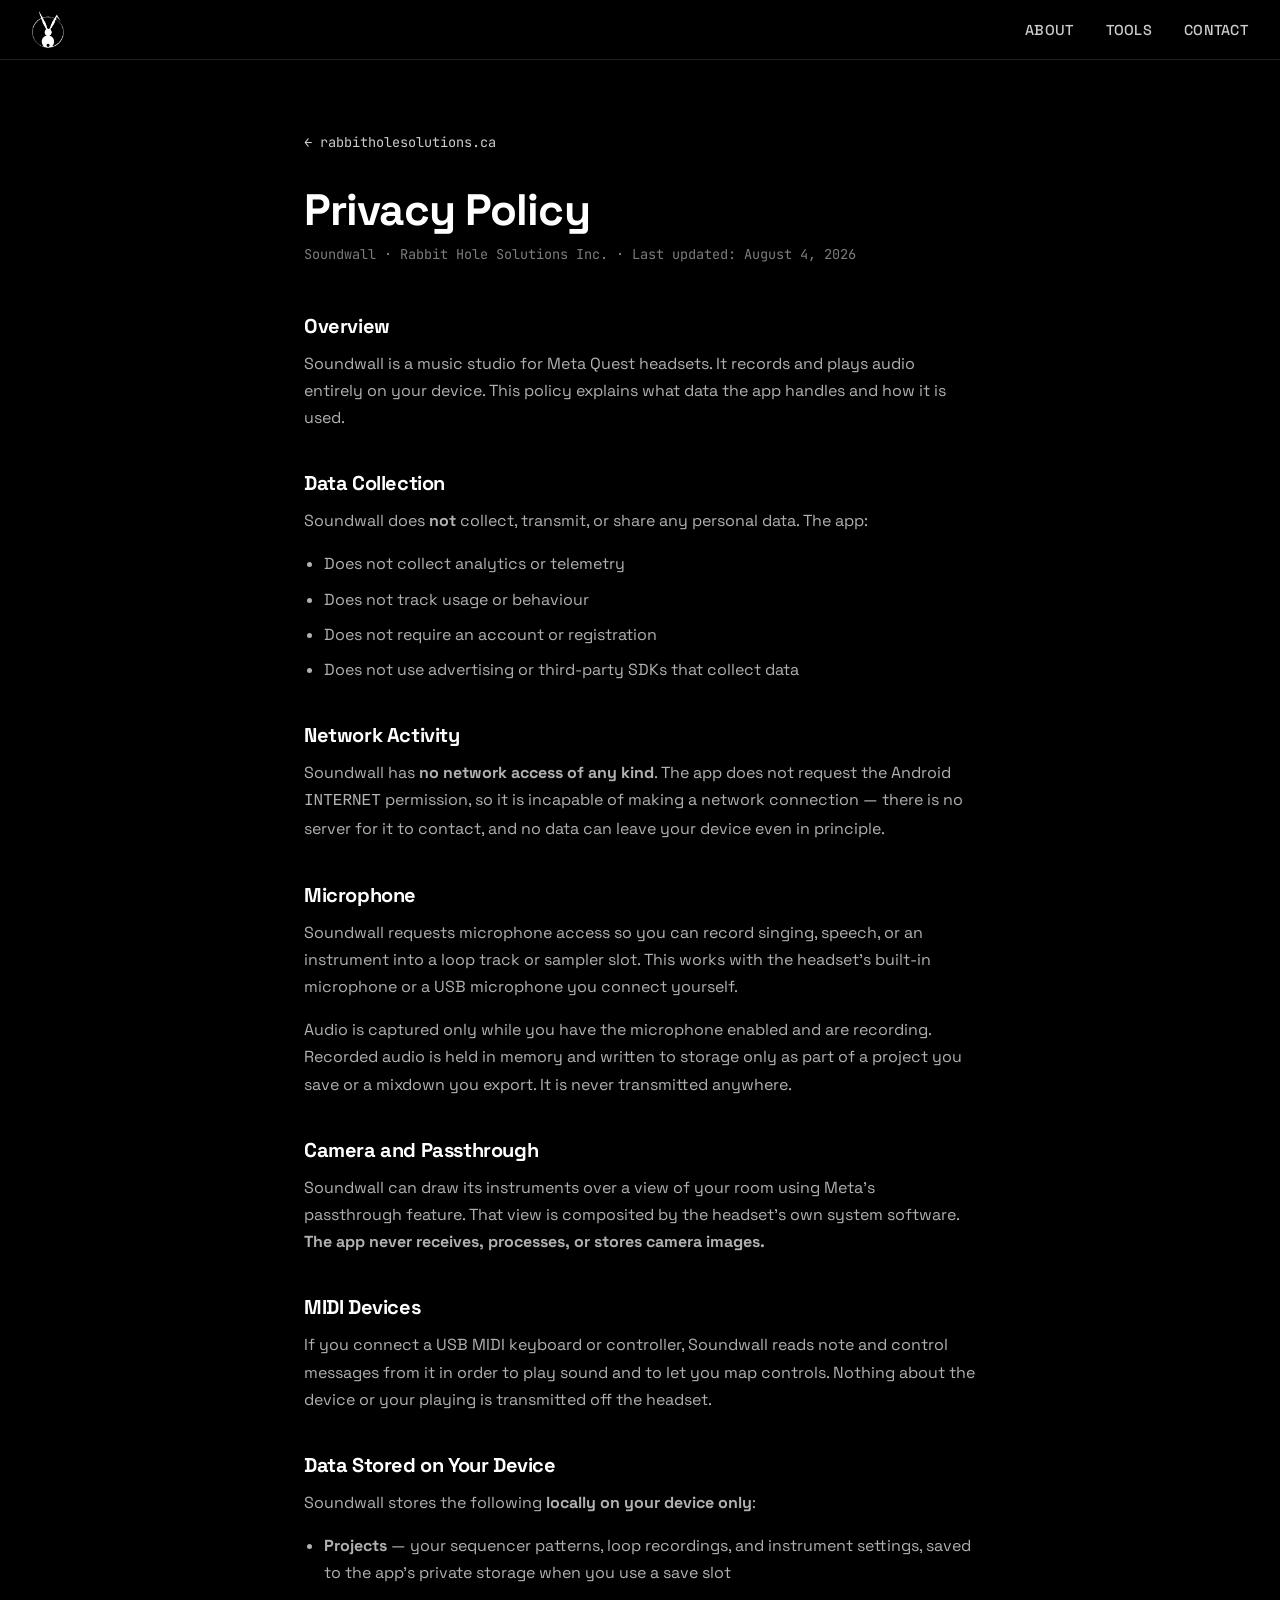
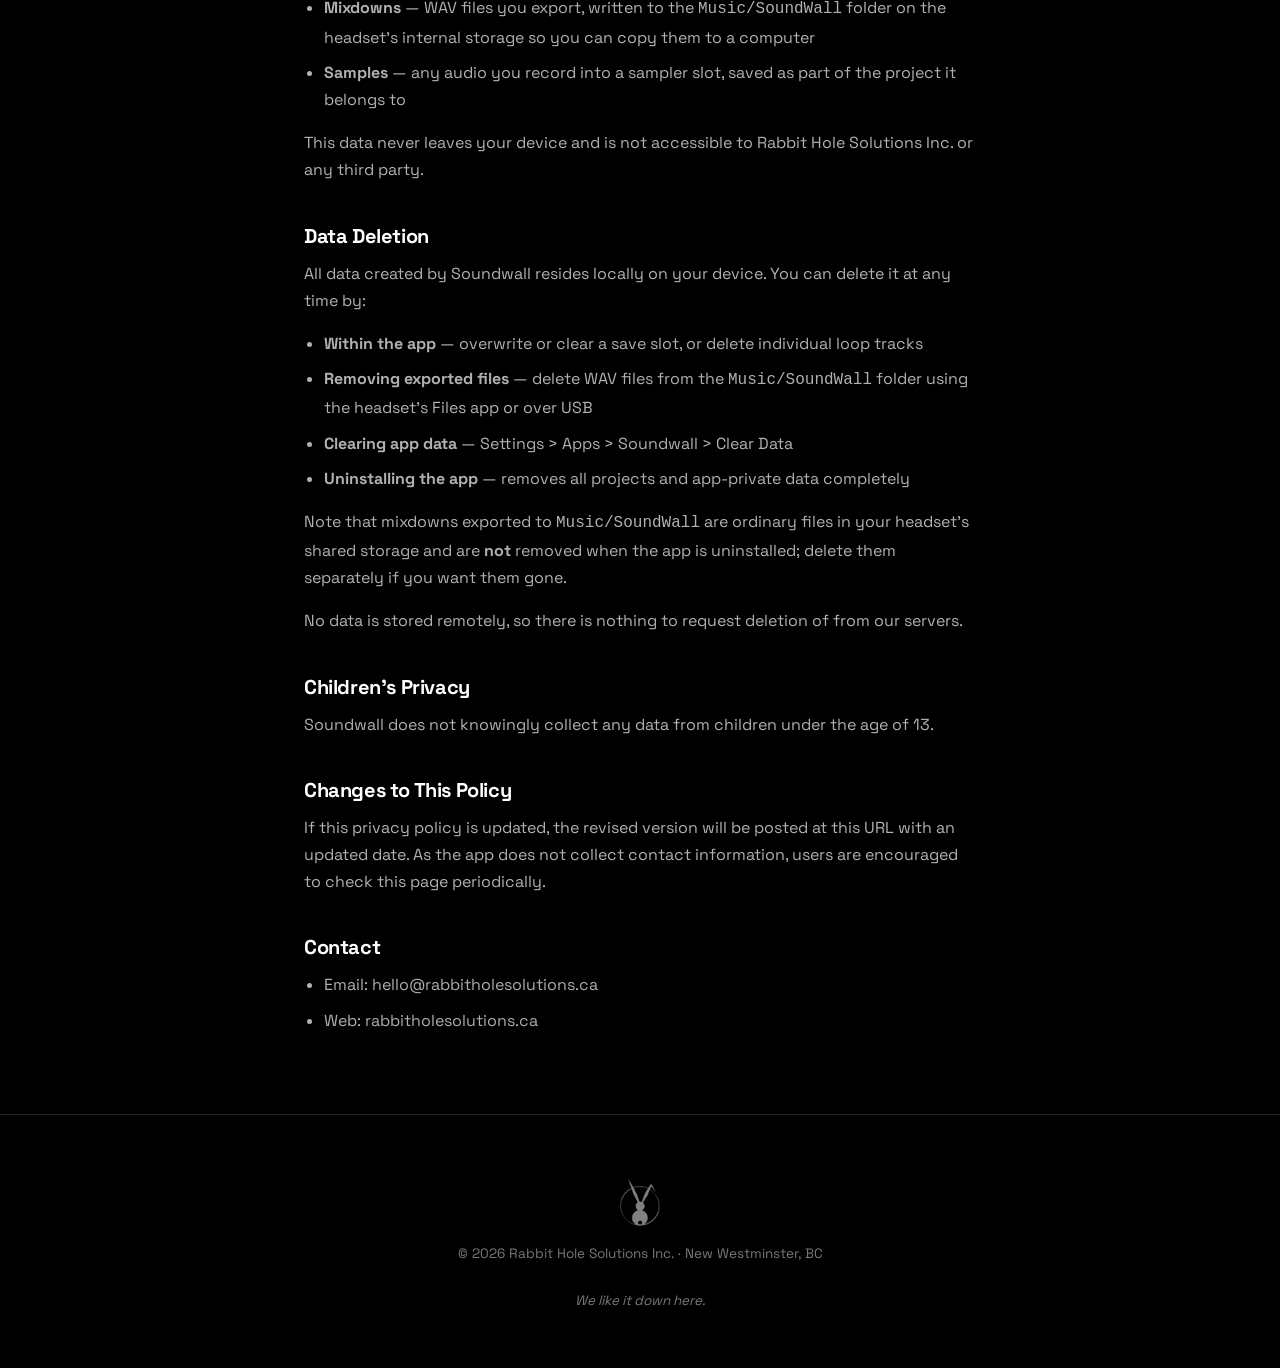
<file: privacy/soundwall/index.html>
<!DOCTYPE html>
<html lang="en">
<head>
    <meta charset="UTF-8">
    <meta name="viewport" content="width=device-width, initial-scale=1.0">
    <title>Soundwall Privacy Policy — Rabbit Hole Solutions Inc.</title>
    <meta name="description" content="Privacy policy for Soundwall, a VR music studio for Meta Quest. Soundwall has no network access and collects no data.">
    <meta name="theme-color" content="#000000">
    <link rel="canonical" href="https://rabbitholesolutions.ca/privacy/soundwall/">

    <meta property="og:site_name" content="Rabbit Hole Solutions Inc.">
    <meta property="og:title" content="Soundwall Privacy Policy">
    <meta property="og:description" content="Soundwall has no network access and collects no data.">
    <meta property="og:image" content="https://rabbitholesolutions.ca/og-card.png">
    <meta property="og:image:width" content="1200">
    <meta property="og:image:height" content="630">
    <meta property="og:url" content="https://rabbitholesolutions.ca/privacy/soundwall/">
    <meta property="og:type" content="website">

    <meta name="twitter:card" content="summary_large_image">
    <meta name="twitter:title" content="Soundwall Privacy Policy">
    <meta name="twitter:description" content="Soundwall has no network access and collects no data.">
    <meta name="twitter:image" content="https://rabbitholesolutions.ca/og-card.png">

    <link rel="icon" type="image/png" sizes="180x180" href="/favicon.png">
    <link rel="apple-touch-icon" href="/favicon.png">

    <link rel="preconnect" href="https://fonts.googleapis.com">
    <link rel="preconnect" href="https://fonts.gstatic.com" crossorigin>
    <link href="https://fonts.googleapis.com/css2?family=Space+Grotesk:wght@400;500;700&family=JetBrains+Mono:wght@400;500&display=swap" rel="stylesheet">

    <link rel="stylesheet" href="/style.css">
    <style>
        /* Long-form legal text. The main page has no prose layout of its own,
           so this page brings a narrow measure and readable rhythm with it,
           reusing the site's variables so it stays in step with the theme. */
        .legal { padding: 8rem 0 4rem; }
        .legal .container { max-width: 46rem; }
        .legal h1 { font-size: clamp(2rem, 5vw, 2.75rem); margin-bottom: 0.5rem; }
        .legal .legal-meta { font-family: 'JetBrains Mono', monospace; font-size: 0.85rem;
                             opacity: 0.6; margin-bottom: 3rem; }
        .legal h2 { font-size: 1.25rem; margin: 2.5rem 0 0.75rem; }
        .legal p, .legal li { line-height: 1.7; opacity: 0.85; }
        .legal p { margin-bottom: 1rem; }
        .legal ul { margin: 0 0 1rem 1.25rem; }
        .legal li { margin-bottom: 0.5rem; }
        .legal strong { opacity: 1; }
        .legal .back { display: inline-block; margin-bottom: 2rem;
                       font-family: 'JetBrains Mono', monospace; font-size: 0.85rem; }
    </style>
</head>
<body>

    <nav class="nav" id="nav">
        <a href="/" class="nav-logo">
            <img src="/inverted.png" alt="Rabbit Hole Solutions" width="32" height="37">
        </a>
        <button class="nav-toggle" aria-label="Menu" aria-expanded="false">
            <span></span>
            <span></span>
            <span></span>
        </button>
        <ul class="nav-links">
            <li><a href="/#about">About</a></li>
            <li><a href="/#tools">Tools</a></li>
            <li><a href="/#contact">Contact</a></li>
        </ul>
    </nav>

    <main class="legal">
        <div class="container">
            <a href="/" class="back">&larr; rabbitholesolutions.ca</a>

            <h1>Privacy Policy</h1>
            <p class="legal-meta">
                Soundwall &middot; Rabbit Hole Solutions Inc. &middot; Last updated: August 4, 2026
            </p>

            <h2>Overview</h2>
            <p>Soundwall is a music studio for Meta Quest headsets. It records and plays
               audio entirely on your device. This policy explains what data the app
               handles and how it is used.</p>

            <h2>Data Collection</h2>
            <p>Soundwall does <strong>not</strong> collect, transmit, or share any personal
               data. The app:</p>
            <ul>
                <li>Does not collect analytics or telemetry</li>
                <li>Does not track usage or behaviour</li>
                <li>Does not require an account or registration</li>
                <li>Does not use advertising or third-party SDKs that collect data</li>
            </ul>

            <h2>Network Activity</h2>
            <p>Soundwall has <strong>no network access of any kind</strong>. The app does not
               request the Android <code>INTERNET</code> permission, so it is incapable of
               making a network connection — there is no server for it to contact, and no
               data can leave your device even in principle.</p>

            <h2>Microphone</h2>
            <p>Soundwall requests microphone access so you can record singing, speech, or an
               instrument into a loop track or sampler slot. This works with the headset's
               built-in microphone or a USB microphone you connect yourself.</p>
            <p>Audio is captured only while you have the microphone enabled and are
               recording. Recorded audio is held in memory and written to storage only as
               part of a project you save or a mixdown you export. It is never transmitted
               anywhere.</p>

            <h2>Camera and Passthrough</h2>
            <p>Soundwall can draw its instruments over a view of your room using Meta's
               passthrough feature. That view is composited by the headset's own system
               software. <strong>The app never receives, processes, or stores camera
               images.</strong></p>

            <h2>MIDI Devices</h2>
            <p>If you connect a USB MIDI keyboard or controller, Soundwall reads note and
               control messages from it in order to play sound and to let you map controls.
               Nothing about the device or your playing is transmitted off the headset.</p>

            <h2>Data Stored on Your Device</h2>
            <p>Soundwall stores the following <strong>locally on your device only</strong>:</p>
            <ul>
                <li><strong>Projects</strong> — your sequencer patterns, loop recordings, and
                    instrument settings, saved to the app's private storage when you use a
                    save slot</li>
                <li><strong>Mixdowns</strong> — WAV files you export, written to the
                    <code>Music/SoundWall</code> folder on the headset's internal storage so
                    you can copy them to a computer</li>
                <li><strong>Samples</strong> — any audio you record into a sampler slot,
                    saved as part of the project it belongs to</li>
            </ul>
            <p>This data never leaves your device and is not accessible to Rabbit Hole
               Solutions Inc. or any third party.</p>

            <h2>Data Deletion</h2>
            <p>All data created by Soundwall resides locally on your device. You can delete
               it at any time by:</p>
            <ul>
                <li><strong>Within the app</strong> — overwrite or clear a save slot, or
                    delete individual loop tracks</li>
                <li><strong>Removing exported files</strong> — delete WAV files from the
                    <code>Music/SoundWall</code> folder using the headset's Files app or
                    over USB</li>
                <li><strong>Clearing app data</strong> — Settings &gt; Apps &gt; Soundwall
                    &gt; Clear Data</li>
                <li><strong>Uninstalling the app</strong> — removes all projects and
                    app-private data completely</li>
            </ul>
            <p>Note that mixdowns exported to <code>Music/SoundWall</code> are ordinary files
               in your headset's shared storage and are <strong>not</strong> removed when the
               app is uninstalled; delete them separately if you want them gone.</p>
            <p>No data is stored remotely, so there is nothing to request deletion of from
               our servers.</p>

            <h2>Children's Privacy</h2>
            <p>Soundwall does not knowingly collect any data from children under the age
               of 13.</p>

            <h2>Changes to This Policy</h2>
            <p>If this privacy policy is updated, the revised version will be posted at this
               URL with an updated date. As the app does not collect contact information,
               users are encouraged to check this page periodically.</p>

            <h2>Contact</h2>
            <ul>
                <li>Email: <a href="mailto:hello@rabbitholesolutions.ca">hello@rabbitholesolutions.ca</a></li>
                <li>Web: <a href="https://rabbitholesolutions.ca">rabbitholesolutions.ca</a></li>
            </ul>
        </div>
    </main>

    <footer class="footer">
        <div class="container">
            <img src="/inverted.png" alt="" class="footer-logo" width="40" height="47">
            <p class="footer-copy">&copy; 2026 Rabbit Hole Solutions Inc. &middot; New Westminster, BC</p>
            <p class="footer-tagline">We like it down here.</p>
        </div>
    </footer>

    <script>
        // Below 768px the stylesheet parks .nav-links off-canvas and only
        // .nav--open brings them back, so the toggle is required for the menu
        // to be reachable at all on a phone.
        var toggle = document.querySelector('.nav-toggle');
        var nav = document.getElementById('nav');
        toggle.addEventListener('click', function() {
            var open = nav.classList.toggle('nav--open');
            toggle.setAttribute('aria-expanded', open);
        });
    </script>

</body>
</html>
</file>
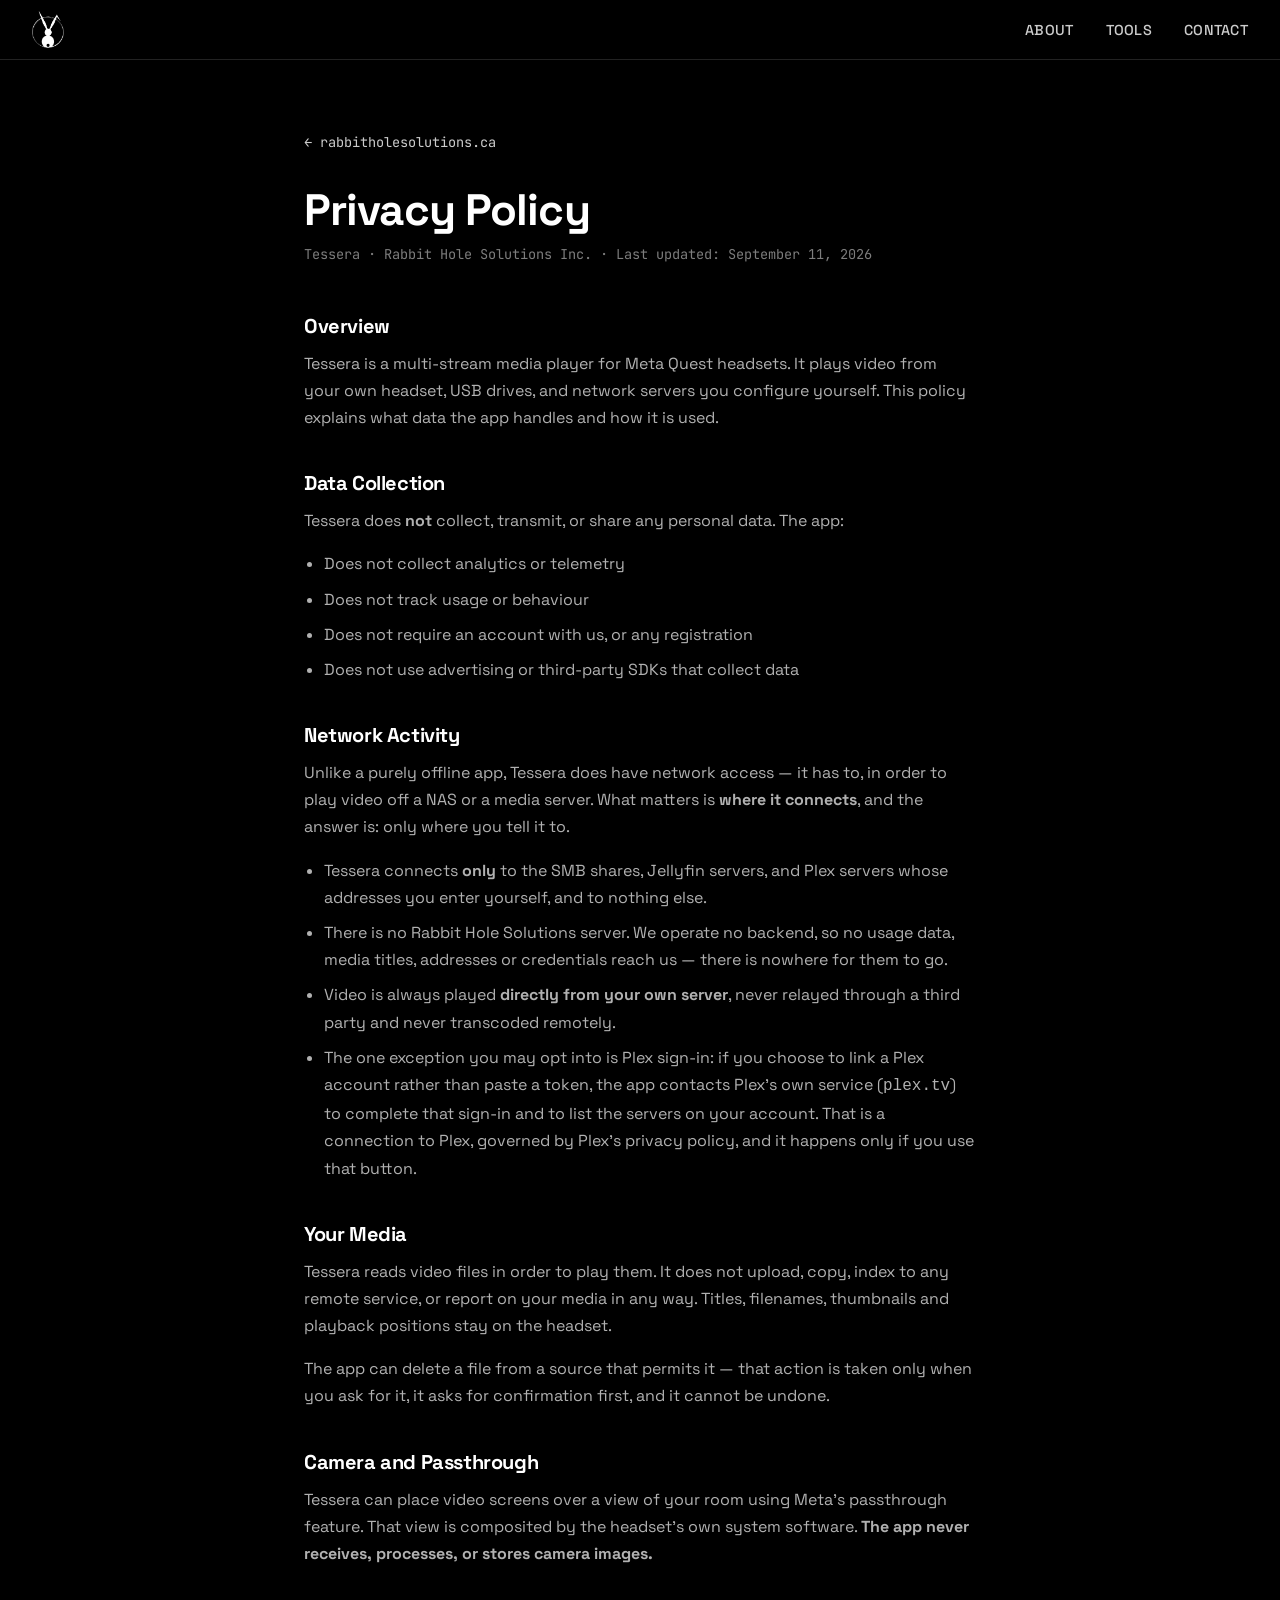
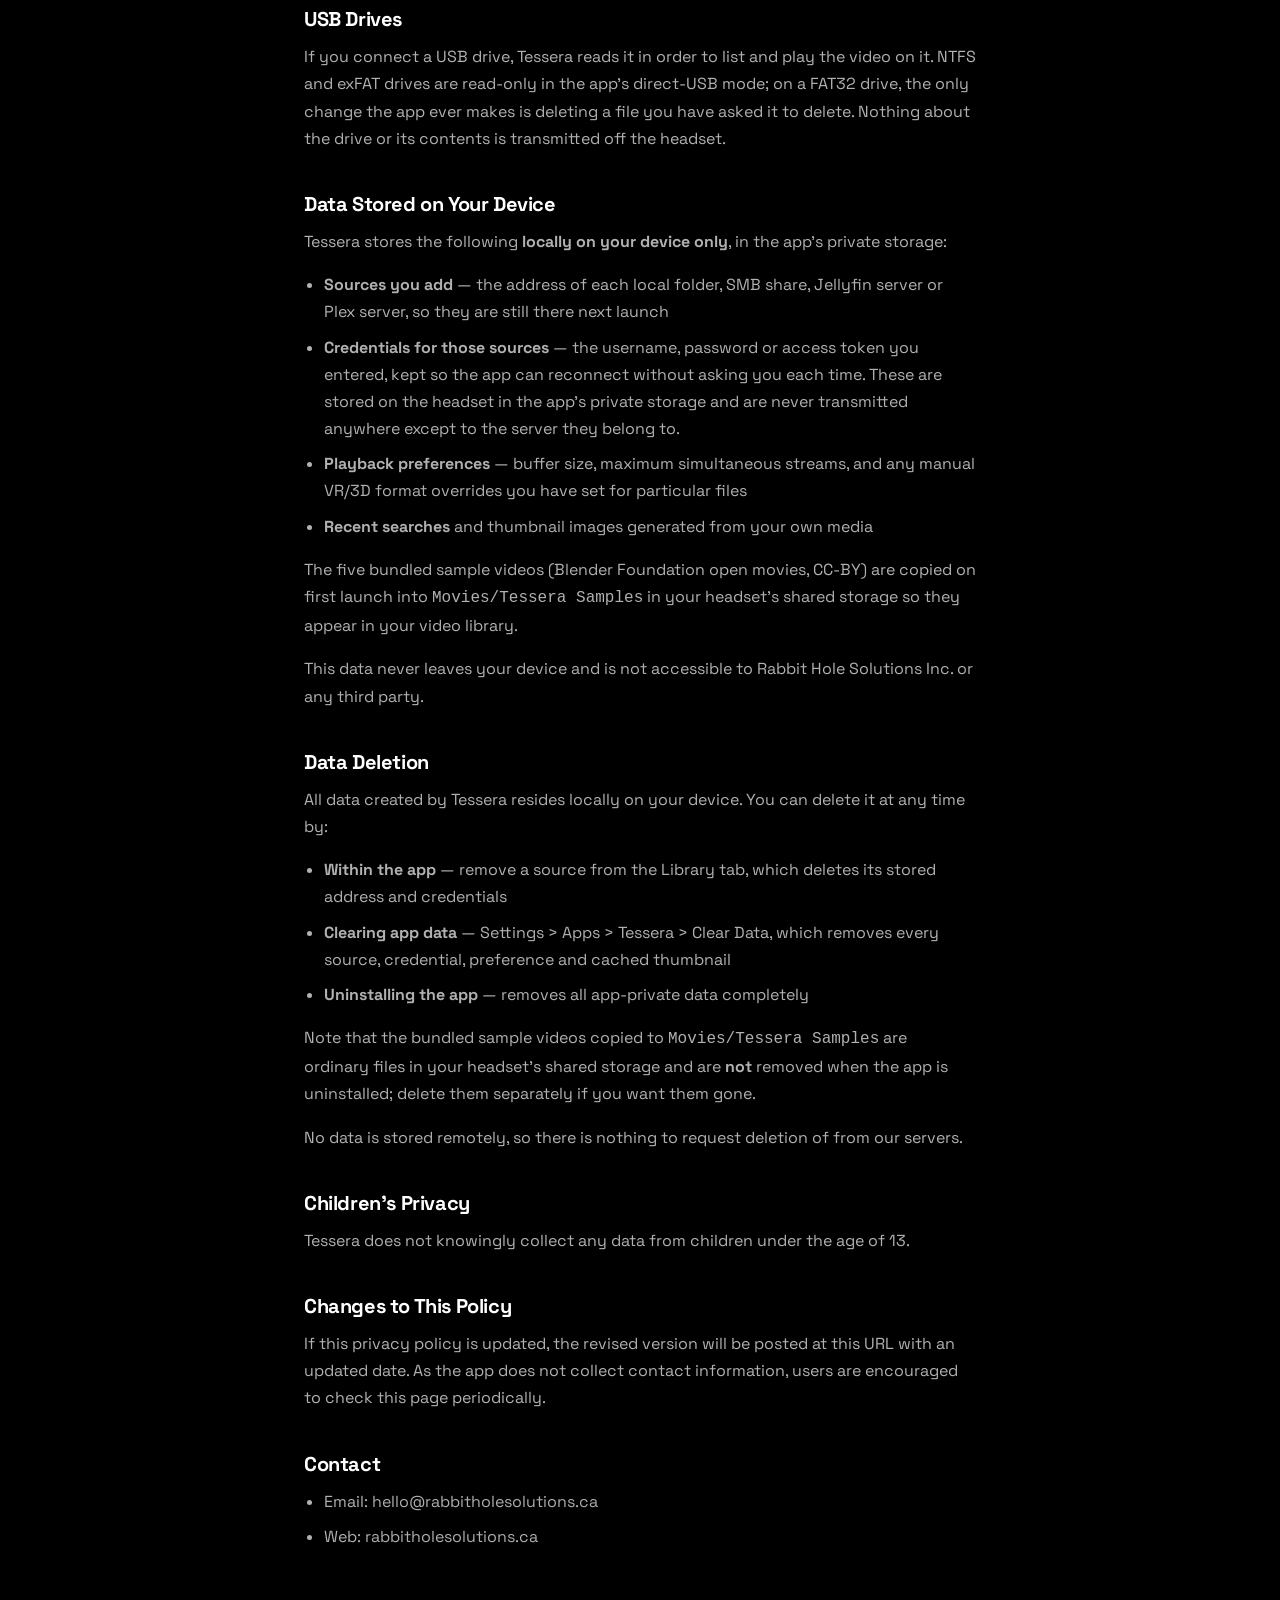
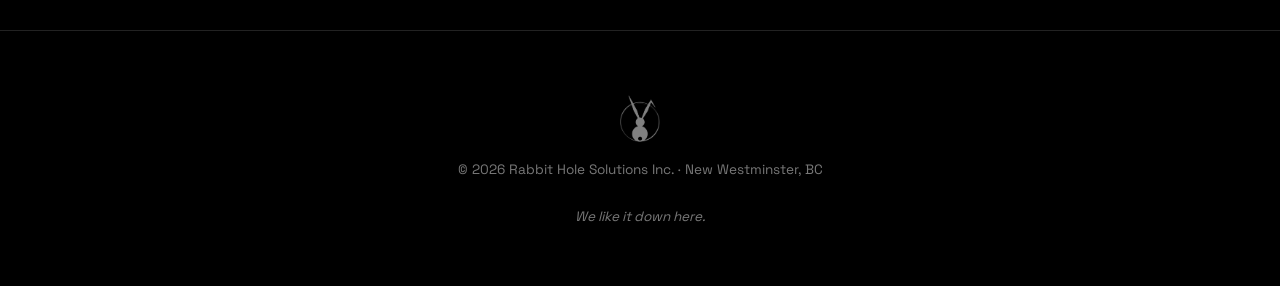
<file: privacy/tessera/index.html>
<!DOCTYPE html>
<html lang="en">
<head>
    <meta charset="UTF-8">
    <meta name="viewport" content="width=device-width, initial-scale=1.0">
    <title>Tessera Privacy Policy — Rabbit Hole Solutions Inc.</title>
    <meta name="description" content="Privacy policy for Tessera, a multi-stream media player for Meta Quest. Tessera collects no data and connects only to the servers you configure yourself.">
    <meta name="theme-color" content="#000000">
    <link rel="canonical" href="https://rabbitholesolutions.ca/privacy/tessera/">

    <meta property="og:site_name" content="Rabbit Hole Solutions Inc.">
    <meta property="og:title" content="Tessera Privacy Policy">
    <meta property="og:description" content="Tessera collects no data and connects only to the servers you configure yourself.">
    <meta property="og:image" content="https://rabbitholesolutions.ca/og-card.png">
    <meta property="og:image:width" content="1200">
    <meta property="og:image:height" content="630">
    <meta property="og:url" content="https://rabbitholesolutions.ca/privacy/tessera/">
    <meta property="og:type" content="website">

    <meta name="twitter:card" content="summary_large_image">
    <meta name="twitter:title" content="Tessera Privacy Policy">
    <meta name="twitter:description" content="Tessera collects no data and connects only to the servers you configure yourself.">
    <meta name="twitter:image" content="https://rabbitholesolutions.ca/og-card.png">

    <link rel="icon" type="image/png" sizes="180x180" href="/favicon.png">
    <link rel="apple-touch-icon" href="/favicon.png">

    <link rel="preconnect" href="https://fonts.googleapis.com">
    <link rel="preconnect" href="https://fonts.gstatic.com" crossorigin>
    <link href="https://fonts.googleapis.com/css2?family=Space+Grotesk:wght@400;500;700&family=JetBrains+Mono:wght@400;500&display=swap" rel="stylesheet">

    <link rel="stylesheet" href="/style.css">
    <style>
        /* Long-form legal text. The main page has no prose layout of its own,
           so this page brings a narrow measure and readable rhythm with it,
           reusing the site's variables so it stays in step with the theme. */
        .legal { padding: 8rem 0 4rem; }
        .legal .container { max-width: 46rem; }
        .legal h1 { font-size: clamp(2rem, 5vw, 2.75rem); margin-bottom: 0.5rem; }
        .legal .legal-meta { font-family: 'JetBrains Mono', monospace; font-size: 0.85rem;
                             opacity: 0.6; margin-bottom: 3rem; }
        .legal h2 { font-size: 1.25rem; margin: 2.5rem 0 0.75rem; }
        .legal p, .legal li { line-height: 1.7; opacity: 0.85; }
        .legal p { margin-bottom: 1rem; }
        .legal ul { margin: 0 0 1rem 1.25rem; }
        .legal li { margin-bottom: 0.5rem; }
        .legal strong { opacity: 1; }
        .legal .back { display: inline-block; margin-bottom: 2rem;
                       font-family: 'JetBrains Mono', monospace; font-size: 0.85rem; }
    </style>
</head>
<body>

    <nav class="nav" id="nav">
        <a href="/" class="nav-logo">
            <img src="/inverted.png" alt="Rabbit Hole Solutions" width="32" height="37">
        </a>
        <button class="nav-toggle" aria-label="Menu" aria-expanded="false">
            <span></span>
            <span></span>
            <span></span>
        </button>
        <ul class="nav-links">
            <li><a href="/#about">About</a></li>
            <li><a href="/#tools">Tools</a></li>
            <li><a href="/#contact">Contact</a></li>
        </ul>
    </nav>

    <main class="legal">
        <div class="container">
            <a href="/" class="back">&larr; rabbitholesolutions.ca</a>

            <h1>Privacy Policy</h1>
            <p class="legal-meta">
                Tessera &middot; Rabbit Hole Solutions Inc. &middot; Last updated: September 11, 2026
            </p>

            <h2>Overview</h2>
            <p>Tessera is a multi-stream media player for Meta Quest headsets. It plays
               video from your own headset, USB drives, and network servers you configure
               yourself. This policy explains what data the app handles and how it is
               used.</p>

            <h2>Data Collection</h2>
            <p>Tessera does <strong>not</strong> collect, transmit, or share any personal
               data. The app:</p>
            <ul>
                <li>Does not collect analytics or telemetry</li>
                <li>Does not track usage or behaviour</li>
                <li>Does not require an account with us, or any registration</li>
                <li>Does not use advertising or third-party SDKs that collect data</li>
            </ul>

            <h2>Network Activity</h2>
            <p>Unlike a purely offline app, Tessera does have network access — it has to,
               in order to play video off a NAS or a media server. What matters is
               <strong>where it connects</strong>, and the answer is: only where you tell
               it to.</p>
            <ul>
                <li>Tessera connects <strong>only</strong> to the SMB shares, Jellyfin
                    servers, and Plex servers whose addresses you enter yourself, and to
                    nothing else.</li>
                <li>There is no Rabbit Hole Solutions server. We operate no backend, so no
                    usage data, media titles, addresses or credentials reach us — there is
                    nowhere for them to go.</li>
                <li>Video is always played <strong>directly from your own server</strong>,
                    never relayed through a third party and never transcoded remotely.</li>
                <li>The one exception you may opt into is Plex sign-in: if you choose to
                    link a Plex account rather than paste a token, the app contacts Plex's
                    own service (<code>plex.tv</code>) to complete that sign-in and to list
                    the servers on your account. That is a connection to Plex, governed by
                    Plex's privacy policy, and it happens only if you use that button.</li>
            </ul>

            <h2>Your Media</h2>
            <p>Tessera reads video files in order to play them. It does not upload, copy,
               index to any remote service, or report on your media in any way. Titles,
               filenames, thumbnails and playback positions stay on the headset.</p>
            <p>The app can delete a file from a source that permits it — that action is
               taken only when you ask for it, it asks for confirmation first, and it
               cannot be undone.</p>

            <h2>Camera and Passthrough</h2>
            <p>Tessera can place video screens over a view of your room using Meta's
               passthrough feature. That view is composited by the headset's own system
               software. <strong>The app never receives, processes, or stores camera
               images.</strong></p>

            <h2>USB Drives</h2>
            <p>If you connect a USB drive, Tessera reads it in order to list and play the
               video on it. NTFS and exFAT drives are read-only in the app's direct-USB
               mode; on a FAT32 drive, the only change the app ever makes is deleting a
               file you have asked it to delete. Nothing about the drive or its contents
               is transmitted off the headset.</p>

            <h2>Data Stored on Your Device</h2>
            <p>Tessera stores the following <strong>locally on your device only</strong>,
               in the app's private storage:</p>
            <ul>
                <li><strong>Sources you add</strong> — the address of each local folder,
                    SMB share, Jellyfin server or Plex server, so they are still there next
                    launch</li>
                <li><strong>Credentials for those sources</strong> — the username, password
                    or access token you entered, kept so the app can reconnect without
                    asking you each time. These are stored on the headset in the app's
                    private storage and are never transmitted anywhere except to the server
                    they belong to.</li>
                <li><strong>Playback preferences</strong> — buffer size, maximum
                    simultaneous streams, and any manual VR/3D format overrides you have
                    set for particular files</li>
                <li><strong>Recent searches</strong> and thumbnail images generated from
                    your own media</li>
            </ul>
            <p>The five bundled sample videos (Blender Foundation open movies, CC-BY) are
               copied on first launch into <code>Movies/Tessera Samples</code> in your
               headset's shared storage so they appear in your video library.</p>
            <p>This data never leaves your device and is not accessible to Rabbit Hole
               Solutions Inc. or any third party.</p>

            <h2>Data Deletion</h2>
            <p>All data created by Tessera resides locally on your device. You can delete
               it at any time by:</p>
            <ul>
                <li><strong>Within the app</strong> — remove a source from the Library tab,
                    which deletes its stored address and credentials</li>
                <li><strong>Clearing app data</strong> — Settings &gt; Apps &gt; Tessera
                    &gt; Clear Data, which removes every source, credential, preference and
                    cached thumbnail</li>
                <li><strong>Uninstalling the app</strong> — removes all app-private data
                    completely</li>
            </ul>
            <p>Note that the bundled sample videos copied to
               <code>Movies/Tessera Samples</code> are ordinary files in your headset's
               shared storage and are <strong>not</strong> removed when the app is
               uninstalled; delete them separately if you want them gone.</p>
            <p>No data is stored remotely, so there is nothing to request deletion of from
               our servers.</p>

            <h2>Children's Privacy</h2>
            <p>Tessera does not knowingly collect any data from children under the age
               of 13.</p>

            <h2>Changes to This Policy</h2>
            <p>If this privacy policy is updated, the revised version will be posted at this
               URL with an updated date. As the app does not collect contact information,
               users are encouraged to check this page periodically.</p>

            <h2>Contact</h2>
            <ul>
                <li>Email: <a href="mailto:hello@rabbitholesolutions.ca">hello@rabbitholesolutions.ca</a></li>
                <li>Web: <a href="https://rabbitholesolutions.ca">rabbitholesolutions.ca</a></li>
            </ul>
        </div>
    </main>

    <footer class="footer">
        <div class="container">
            <img src="/inverted.png" alt="" class="footer-logo" width="40" height="47">
            <p class="footer-copy">&copy; 2026 Rabbit Hole Solutions Inc. &middot; New Westminster, BC</p>
            <p class="footer-tagline">We like it down here.</p>
        </div>
    </footer>

    <script>
        // Below 768px the stylesheet parks .nav-links off-canvas and only
        // .nav--open brings them back, so the toggle is required for the menu
        // to be reachable at all on a phone.
        var toggle = document.querySelector('.nav-toggle');
        var nav = document.getElementById('nav');
        toggle.addEventListener('click', function() {
            var open = nav.classList.toggle('nav--open');
            toggle.setAttribute('aria-expanded', open);
        });
    </script>

</body>
</html>
</file>
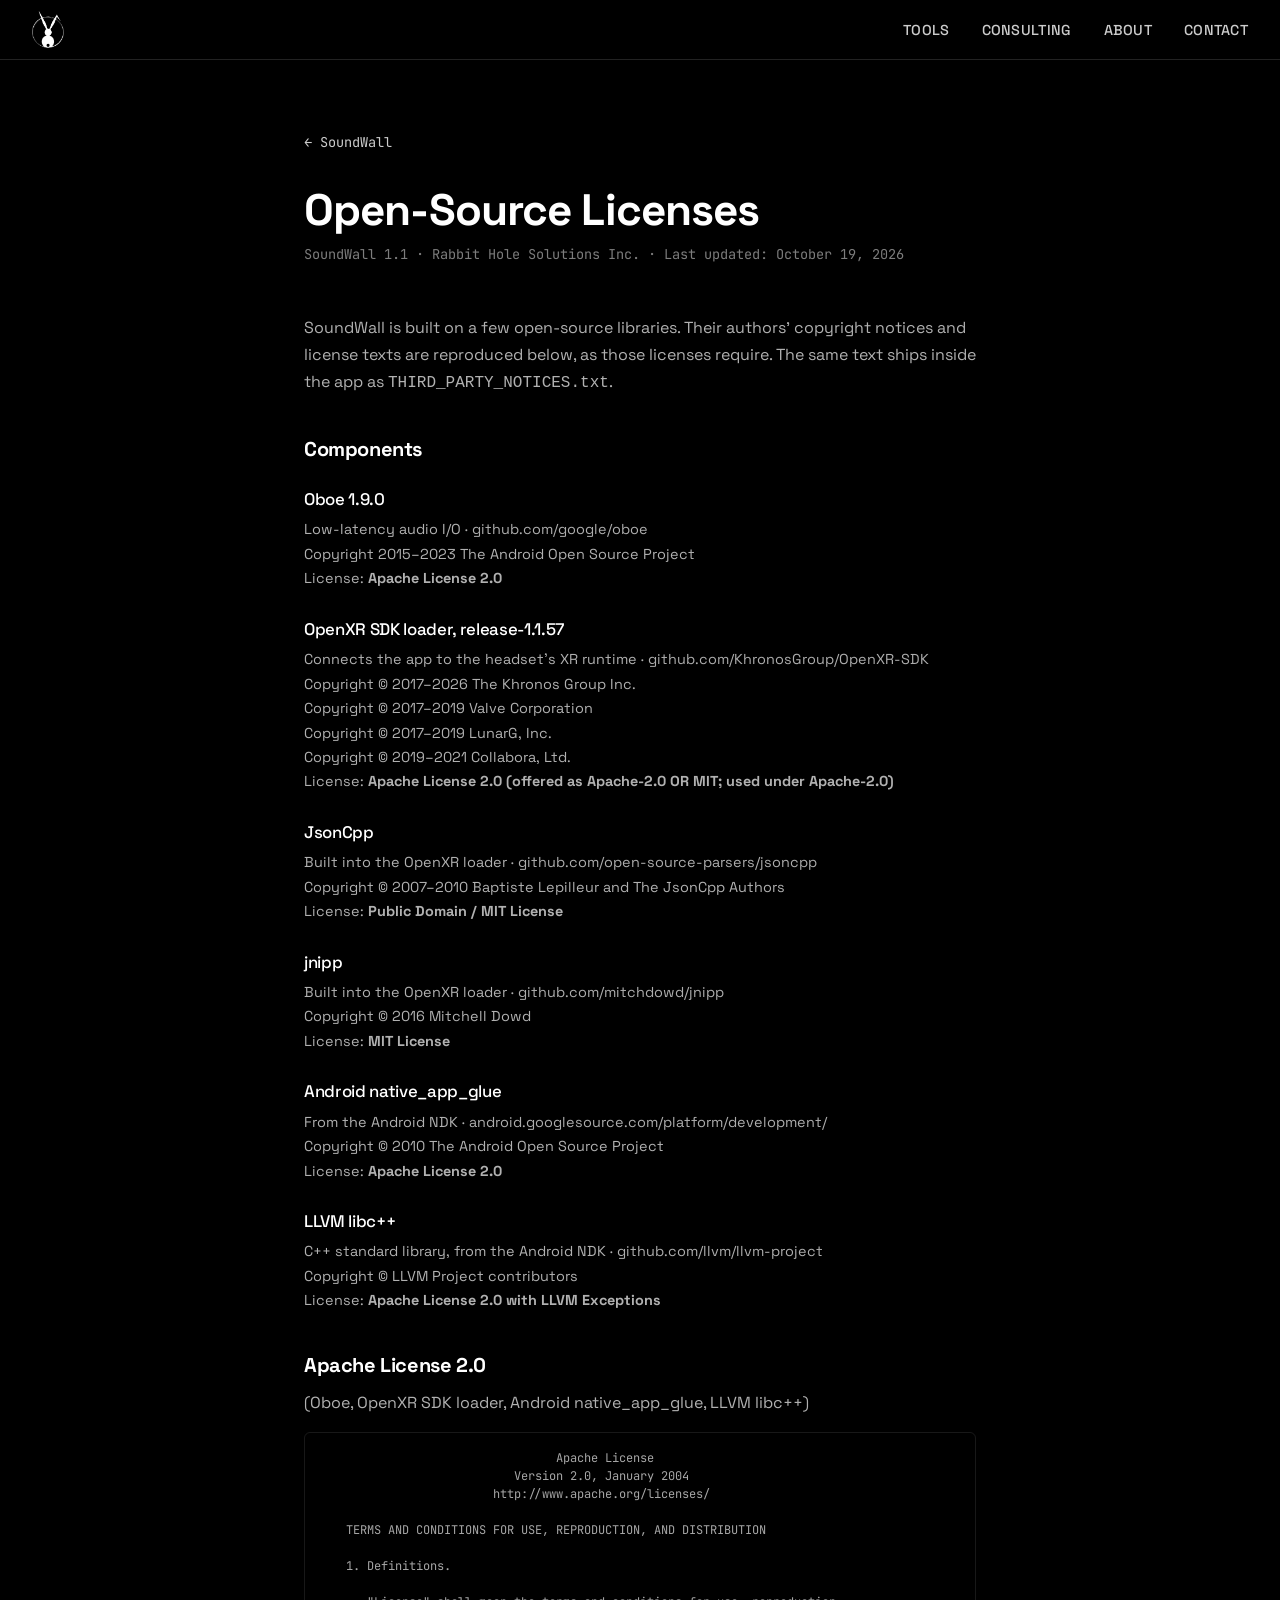
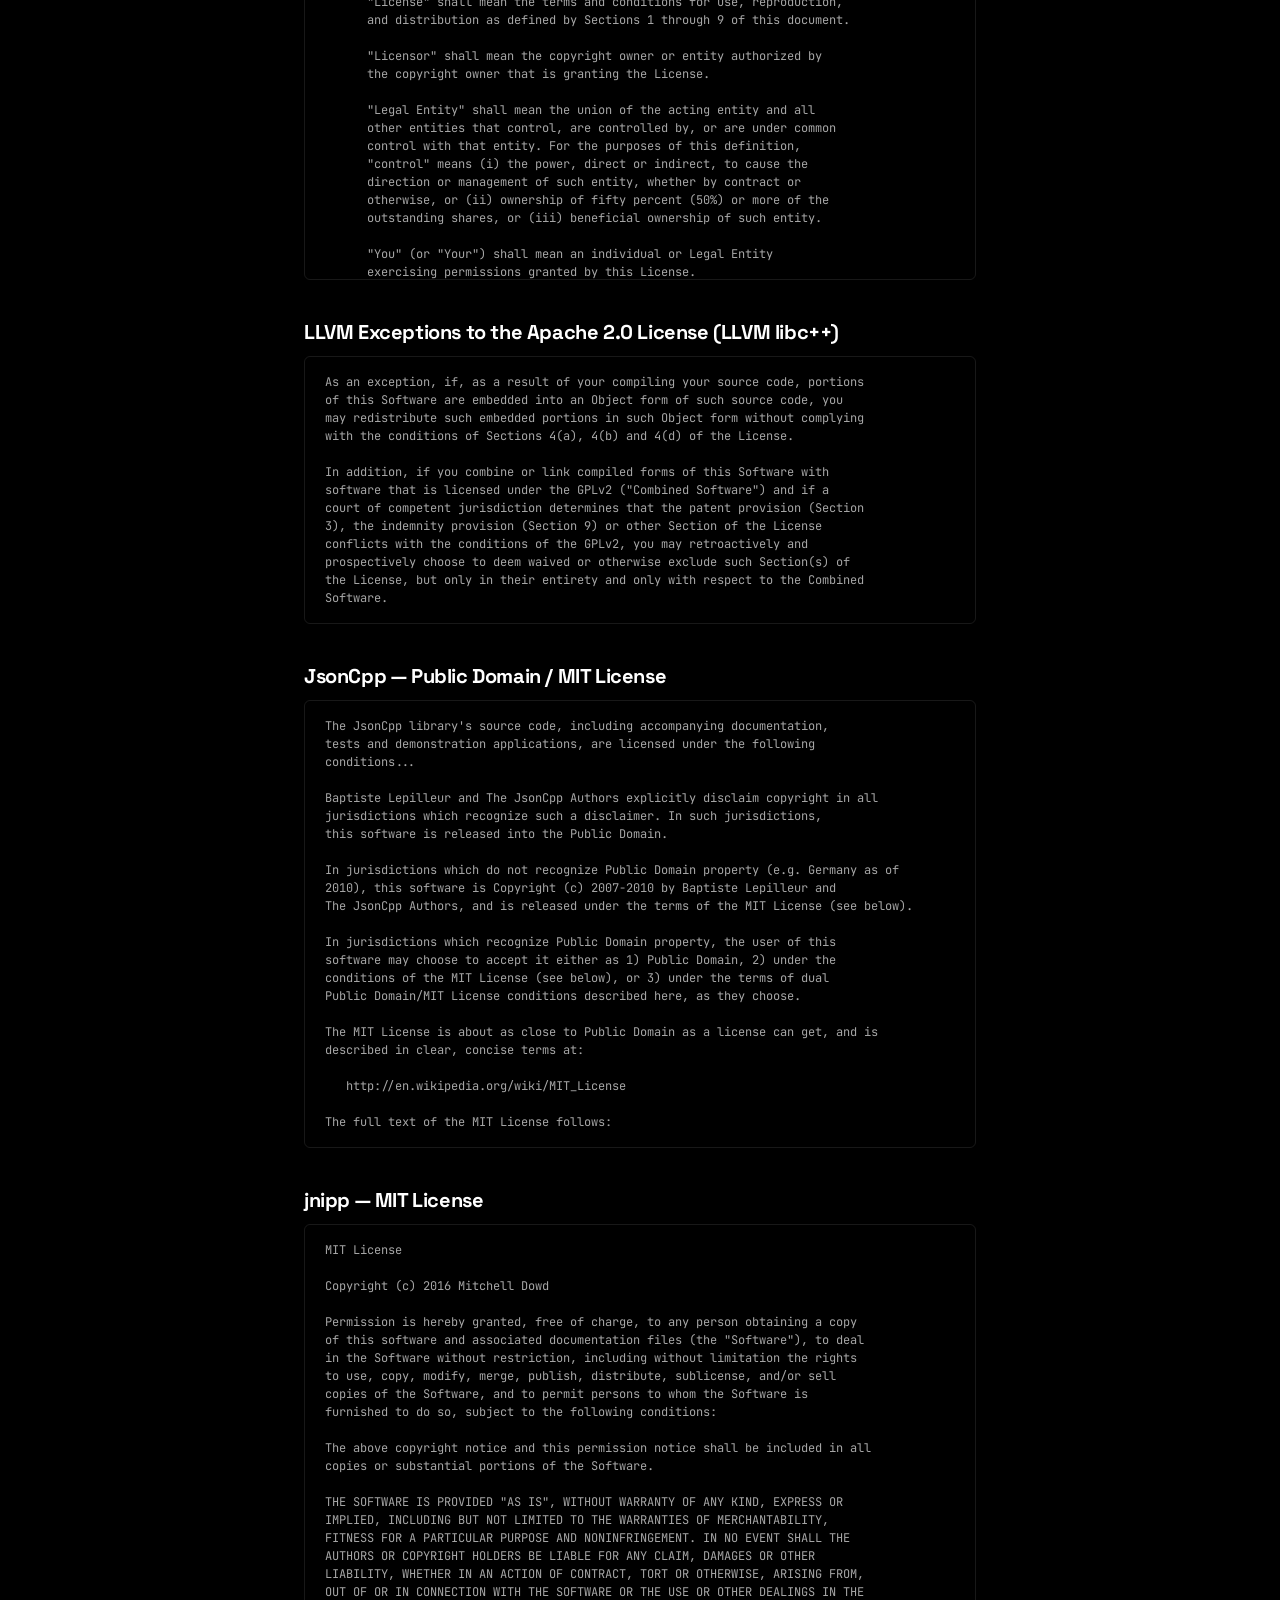
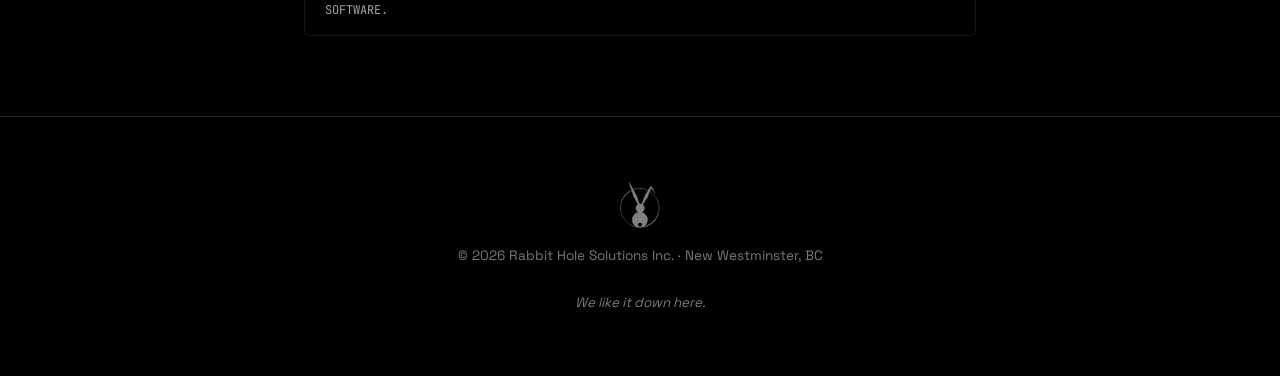
<file: soundwall/licenses/index.html>
<!DOCTYPE html>
<html lang="en">
<head>
    <meta charset="UTF-8">
    <meta name="viewport" content="width=device-width, initial-scale=1.0">
    <title>SoundWall Open-Source Licenses — Rabbit Hole Solutions Inc.</title>
    <meta name="description" content="The open-source components included in SoundWall for Meta Quest, with their copyright notices and full license texts.">
    <meta name="theme-color" content="#000000">
    <link rel="canonical" href="https://rabbitholesolutions.ca/soundwall/licenses/">

    <meta property="og:site_name" content="Rabbit Hole Solutions Inc.">
    <meta property="og:title" content="SoundWall Open-Source Licenses">
    <meta property="og:description" content="The open-source components included in SoundWall, with their license texts.">
    <meta property="og:image" content="https://rabbitholesolutions.ca/og-card.png">
    <meta property="og:image:width" content="1200">
    <meta property="og:image:height" content="630">
    <meta property="og:url" content="https://rabbitholesolutions.ca/soundwall/licenses/">
    <meta property="og:type" content="website">

    <link rel="icon" type="image/png" sizes="180x180" href="/favicon.png">
    <link rel="apple-touch-icon" href="/favicon.png">

    <link rel="preconnect" href="https://fonts.googleapis.com">
    <link rel="preconnect" href="https://fonts.gstatic.com" crossorigin>
    <link href="https://fonts.googleapis.com/css2?family=Space+Grotesk:wght@400;500;700&family=JetBrains+Mono:wght@400;500&display=swap" rel="stylesheet">

    <link rel="stylesheet" href="/style.css">
    <style>
        /* Same long-form layout as the privacy pages, plus a scrolling block for
           the license texts, which must stay verbatim (line breaks and all). */
        .legal { padding: 8rem 0 4rem; }
        .legal .container { max-width: 46rem; }
        .legal h1 { font-size: clamp(2rem, 5vw, 2.75rem); margin-bottom: 0.5rem; }
        .legal .legal-meta { font-family: 'JetBrains Mono', monospace; font-size: 0.85rem;
                             opacity: 0.6; margin-bottom: 3rem; }
        .legal h2 { font-size: 1.25rem; margin: 2.5rem 0 0.75rem; }
        .legal h3 { font-size: 1.05rem; margin: 1.75rem 0 0.4rem; }
        .legal p, .legal li { line-height: 1.7; opacity: 0.85; }
        .legal p { margin-bottom: 1rem; }
        .legal strong { opacity: 1; }
        .legal .legal-meta-inline { font-size: 0.9rem; overflow-wrap: anywhere; }
        .legal pre { font-family: 'JetBrains Mono', monospace; font-size: 0.75rem;
                     line-height: 1.5; white-space: pre-wrap; overflow-wrap: anywhere;
                     max-height: 28rem; overflow-y: auto; padding: 1rem 1.25rem;
                     border: 1px solid rgba(255, 255, 255, 0.12); border-radius: 6px;
                     opacity: 0.8; margin-bottom: 1rem; }
        .legal .back { display: inline-block; margin-bottom: 2rem;
                       font-family: 'JetBrains Mono', monospace; font-size: 0.85rem; }
    </style>
</head>
<body>

    <nav class="nav" id="nav">
        <a href="/" class="nav-logo">
            <img src="/inverted.png" alt="Rabbit Hole Solutions" width="32" height="37">
        </a>
        <button class="nav-toggle" aria-label="Menu" aria-expanded="false">
            <span></span><span></span><span></span>
        </button>
        <ul class="nav-links">
            <li><a href="/#tools">Tools</a></li>
            <li><a href="/consulting/">Consulting</a></li>
            <li><a href="/#about">About</a></li>
            <li><a href="/#contact">Contact</a></li>
        </ul>
    </nav>

    <main class="legal">
        <div class="container">
            <a href="/soundwall/" class="back">&larr; SoundWall</a>

            <h1>Open-Source Licenses</h1>
            <p class="legal-meta">
                SoundWall 1.1 &middot; Rabbit Hole Solutions Inc. &middot; Last updated: October 19, 2026
            </p>

            <p>SoundWall is built on a few open-source libraries. Their authors' copyright
               notices and license texts are reproduced below, as those licenses require.
               The same text ships inside the app as <code>THIRD_PARTY_NOTICES.txt</code>.</p>

            <h2>Components</h2>
            <h3>Oboe 1.9.0</h3>
            <p class="legal-meta-inline">Low-latency audio I/O &middot; <a href="https://github.com/google/oboe">github.com/google/oboe</a><br>
               Copyright 2015–2023 The Android Open Source Project<br>
               License: <strong>Apache License 2.0</strong></p>
            <h3>OpenXR SDK loader, release-1.1.57</h3>
            <p class="legal-meta-inline">Connects the app to the headset&#x27;s XR runtime &middot; <a href="https://github.com/KhronosGroup/OpenXR-SDK">github.com/KhronosGroup/OpenXR-SDK</a><br>
               Copyright © 2017–2026 The Khronos Group Inc.<br>Copyright © 2017–2019 Valve Corporation<br>Copyright © 2017–2019 LunarG, Inc.<br>Copyright © 2019–2021 Collabora, Ltd.<br>
               License: <strong>Apache License 2.0 (offered as Apache-2.0 OR MIT; used under Apache-2.0)</strong></p>
            <h3>JsonCpp</h3>
            <p class="legal-meta-inline">Built into the OpenXR loader &middot; <a href="https://github.com/open-source-parsers/jsoncpp">github.com/open-source-parsers/jsoncpp</a><br>
               Copyright © 2007–2010 Baptiste Lepilleur and The JsonCpp Authors<br>
               License: <strong>Public Domain / MIT License</strong></p>
            <h3>jnipp</h3>
            <p class="legal-meta-inline">Built into the OpenXR loader &middot; <a href="https://github.com/mitchdowd/jnipp">github.com/mitchdowd/jnipp</a><br>
               Copyright © 2016 Mitchell Dowd<br>
               License: <strong>MIT License</strong></p>
            <h3>Android native_app_glue</h3>
            <p class="legal-meta-inline">From the Android NDK &middot; <a href="https://android.googlesource.com/platform/development/">android.googlesource.com/platform/development/</a><br>
               Copyright © 2010 The Android Open Source Project<br>
               License: <strong>Apache License 2.0</strong></p>
            <h3>LLVM libc++</h3>
            <p class="legal-meta-inline">C++ standard library, from the Android NDK &middot; <a href="https://github.com/llvm/llvm-project">github.com/llvm/llvm-project</a><br>
               Copyright © LLVM Project contributors<br>
               License: <strong>Apache License 2.0 with LLVM Exceptions</strong></p>

            <h2>Apache License 2.0</h2>
            <p>(Oboe, OpenXR SDK loader, Android native_app_glue, LLVM libc++)</p>
            <pre>                                 Apache License
                           Version 2.0, January 2004
                        http://www.apache.org/licenses/

   TERMS AND CONDITIONS FOR USE, REPRODUCTION, AND DISTRIBUTION

   1. Definitions.

      &quot;License&quot; shall mean the terms and conditions for use, reproduction,
      and distribution as defined by Sections 1 through 9 of this document.

      &quot;Licensor&quot; shall mean the copyright owner or entity authorized by
      the copyright owner that is granting the License.

      &quot;Legal Entity&quot; shall mean the union of the acting entity and all
      other entities that control, are controlled by, or are under common
      control with that entity. For the purposes of this definition,
      &quot;control&quot; means (i) the power, direct or indirect, to cause the
      direction or management of such entity, whether by contract or
      otherwise, or (ii) ownership of fifty percent (50%) or more of the
      outstanding shares, or (iii) beneficial ownership of such entity.

      &quot;You&quot; (or &quot;Your&quot;) shall mean an individual or Legal Entity
      exercising permissions granted by this License.

      &quot;Source&quot; form shall mean the preferred form for making modifications,
      including but not limited to software source code, documentation
      source, and configuration files.

      &quot;Object&quot; form shall mean any form resulting from mechanical
      transformation or translation of a Source form, including but
      not limited to compiled object code, generated documentation,
      and conversions to other media types.

      &quot;Work&quot; shall mean the work of authorship, whether in Source or
      Object form, made available under the License, as indicated by a
      copyright notice that is included in or attached to the work
      (an example is provided in the Appendix below).

      &quot;Derivative Works&quot; shall mean any work, whether in Source or Object
      form, that is based on (or derived from) the Work and for which the
      editorial revisions, annotations, elaborations, or other modifications
      represent, as a whole, an original work of authorship. For the purposes
      of this License, Derivative Works shall not include works that remain
      separable from, or merely link (or bind by name) to the interfaces of,
      the Work and Derivative Works thereof.

      &quot;Contribution&quot; shall mean any work of authorship, including
      the original version of the Work and any modifications or additions
      to that Work or Derivative Works thereof, that is intentionally
      submitted to Licensor for inclusion in the Work by the copyright owner
      or by an individual or Legal Entity authorized to submit on behalf of
      the copyright owner. For the purposes of this definition, &quot;submitted&quot;
      means any form of electronic, verbal, or written communication sent
      to the Licensor or its representatives, including but not limited to
      communication on electronic mailing lists, source code control systems,
      and issue tracking systems that are managed by, or on behalf of, the
      Licensor for the purpose of discussing and improving the Work, but
      excluding communication that is conspicuously marked or otherwise
      designated in writing by the copyright owner as &quot;Not a Contribution.&quot;

      &quot;Contributor&quot; shall mean Licensor and any individual or Legal Entity
      on behalf of whom a Contribution has been received by Licensor and
      subsequently incorporated within the Work.

   2. Grant of Copyright License. Subject to the terms and conditions of
      this License, each Contributor hereby grants to You a perpetual,
      worldwide, non-exclusive, no-charge, royalty-free, irrevocable
      copyright license to reproduce, prepare Derivative Works of,
      publicly display, publicly perform, sublicense, and distribute the
      Work and such Derivative Works in Source or Object form.

   3. Grant of Patent License. Subject to the terms and conditions of
      this License, each Contributor hereby grants to You a perpetual,
      worldwide, non-exclusive, no-charge, royalty-free, irrevocable
      (except as stated in this section) patent license to make, have made,
      use, offer to sell, sell, import, and otherwise transfer the Work,
      where such license applies only to those patent claims licensable
      by such Contributor that are necessarily infringed by their
      Contribution(s) alone or by combination of their Contribution(s)
      with the Work to which such Contribution(s) was submitted. If You
      institute patent litigation against any entity (including a
      cross-claim or counterclaim in a lawsuit) alleging that the Work
      or a Contribution incorporated within the Work constitutes direct
      or contributory patent infringement, then any patent licenses
      granted to You under this License for that Work shall terminate
      as of the date such litigation is filed.

   4. Redistribution. You may reproduce and distribute copies of the
      Work or Derivative Works thereof in any medium, with or without
      modifications, and in Source or Object form, provided that You
      meet the following conditions:

      (a) You must give any other recipients of the Work or
          Derivative Works a copy of this License; and

      (b) You must cause any modified files to carry prominent notices
          stating that You changed the files; and

      (c) You must retain, in the Source form of any Derivative Works
          that You distribute, all copyright, patent, trademark, and
          attribution notices from the Source form of the Work,
          excluding those notices that do not pertain to any part of
          the Derivative Works; and

      (d) If the Work includes a &quot;NOTICE&quot; text file as part of its
          distribution, then any Derivative Works that You distribute must
          include a readable copy of the attribution notices contained
          within such NOTICE file, excluding those notices that do not
          pertain to any part of the Derivative Works, in at least one
          of the following places: within a NOTICE text file distributed
          as part of the Derivative Works; within the Source form or
          documentation, if provided along with the Derivative Works; or,
          within a display generated by the Derivative Works, if and
          wherever such third-party notices normally appear. The contents
          of the NOTICE file are for informational purposes only and
          do not modify the License. You may add Your own attribution
          notices within Derivative Works that You distribute, alongside
          or as an addendum to the NOTICE text from the Work, provided
          that such additional attribution notices cannot be construed
          as modifying the License.

      You may add Your own copyright statement to Your modifications and
      may provide additional or different license terms and conditions
      for use, reproduction, or distribution of Your modifications, or
      for any such Derivative Works as a whole, provided Your use,
      reproduction, and distribution of the Work otherwise complies with
      the conditions stated in this License.

   5. Submission of Contributions. Unless You explicitly state otherwise,
      any Contribution intentionally submitted for inclusion in the Work
      by You to the Licensor shall be under the terms and conditions of
      this License, without any additional terms or conditions.
      Notwithstanding the above, nothing herein shall supersede or modify
      the terms of any separate license agreement you may have executed
      with Licensor regarding such Contributions.

   6. Trademarks. This License does not grant permission to use the trade
      names, trademarks, service marks, or product names of the Licensor,
      except as required for reasonable and customary use in describing the
      origin of the Work and reproducing the content of the NOTICE file.

   7. Disclaimer of Warranty. Unless required by applicable law or
      agreed to in writing, Licensor provides the Work (and each
      Contributor provides its Contributions) on an &quot;AS IS&quot; BASIS,
      WITHOUT WARRANTIES OR CONDITIONS OF ANY KIND, either express or
      implied, including, without limitation, any warranties or conditions
      of TITLE, NON-INFRINGEMENT, MERCHANTABILITY, or FITNESS FOR A
      PARTICULAR PURPOSE. You are solely responsible for determining the
      appropriateness of using or redistributing the Work and assume any
      risks associated with Your exercise of permissions under this License.

   8. Limitation of Liability. In no event and under no legal theory,
      whether in tort (including negligence), contract, or otherwise,
      unless required by applicable law (such as deliberate and grossly
      negligent acts) or agreed to in writing, shall any Contributor be
      liable to You for damages, including any direct, indirect, special,
      incidental, or consequential damages of any character arising as a
      result of this License or out of the use or inability to use the
      Work (including but not limited to damages for loss of goodwill,
      work stoppage, computer failure or malfunction, or any and all
      other commercial damages or losses), even if such Contributor
      has been advised of the possibility of such damages.

   9. Accepting Warranty or Additional Liability. While redistributing
      the Work or Derivative Works thereof, You may choose to offer,
      and charge a fee for, acceptance of support, warranty, indemnity,
      or other liability obligations and/or rights consistent with this
      License. However, in accepting such obligations, You may act only
      on Your own behalf and on Your sole responsibility, not on behalf
      of any other Contributor, and only if You agree to indemnify,
      defend, and hold each Contributor harmless for any liability
      incurred by, or claims asserted against, such Contributor by reason
      of your accepting any such warranty or additional liability.

   END OF TERMS AND CONDITIONS

   APPENDIX: How to apply the Apache License to your work.

      To apply the Apache License to your work, attach the following
      boilerplate notice, with the fields enclosed by brackets &quot;[]&quot;
      replaced with your own identifying information. (Don&#x27;t include
      the brackets!)  The text should be enclosed in the appropriate
      comment syntax for the file format. We also recommend that a
      file or class name and description of purpose be included on the
      same &quot;printed page&quot; as the copyright notice for easier
      identification within third-party archives.

   Copyright [yyyy] [name of copyright owner]

   Licensed under the Apache License, Version 2.0 (the &quot;License&quot;);
   you may not use this file except in compliance with the License.
   You may obtain a copy of the License at

       http://www.apache.org/licenses/LICENSE-2.0

   Unless required by applicable law or agreed to in writing, software
   distributed under the License is distributed on an &quot;AS IS&quot; BASIS,
   WITHOUT WARRANTIES OR CONDITIONS OF ANY KIND, either express or implied.
   See the License for the specific language governing permissions and
   limitations under the License.</pre>
            <h2>LLVM Exceptions to the Apache 2.0 License (LLVM libc++)</h2>
            
            <pre>As an exception, if, as a result of your compiling your source code, portions
of this Software are embedded into an Object form of such source code, you
may redistribute such embedded portions in such Object form without complying
with the conditions of Sections 4(a), 4(b) and 4(d) of the License.

In addition, if you combine or link compiled forms of this Software with
software that is licensed under the GPLv2 (&quot;Combined Software&quot;) and if a
court of competent jurisdiction determines that the patent provision (Section
3), the indemnity provision (Section 9) or other Section of the License
conflicts with the conditions of the GPLv2, you may retroactively and
prospectively choose to deem waived or otherwise exclude such Section(s) of
the License, but only in their entirety and only with respect to the Combined
Software.</pre>
            <h2>JsonCpp — Public Domain / MIT License</h2>
            
            <pre>The JsonCpp library&#x27;s source code, including accompanying documentation,
tests and demonstration applications, are licensed under the following
conditions...

Baptiste Lepilleur and The JsonCpp Authors explicitly disclaim copyright in all
jurisdictions which recognize such a disclaimer. In such jurisdictions,
this software is released into the Public Domain.

In jurisdictions which do not recognize Public Domain property (e.g. Germany as of
2010), this software is Copyright (c) 2007-2010 by Baptiste Lepilleur and
The JsonCpp Authors, and is released under the terms of the MIT License (see below).

In jurisdictions which recognize Public Domain property, the user of this
software may choose to accept it either as 1) Public Domain, 2) under the
conditions of the MIT License (see below), or 3) under the terms of dual
Public Domain/MIT License conditions described here, as they choose.

The MIT License is about as close to Public Domain as a license can get, and is
described in clear, concise terms at:

   http://en.wikipedia.org/wiki/MIT_License

The full text of the MIT License follows:

========================================================================
Copyright (c) 2007-2010 Baptiste Lepilleur and The JsonCpp Authors

Permission is hereby granted, free of charge, to any person
obtaining a copy of this software and associated documentation
files (the &quot;Software&quot;), to deal in the Software without
restriction, including without limitation the rights to use, copy,
modify, merge, publish, distribute, sublicense, and/or sell copies
of the Software, and to permit persons to whom the Software is
furnished to do so, subject to the following conditions:

The above copyright notice and this permission notice shall be
included in all copies or substantial portions of the Software.

THE SOFTWARE IS PROVIDED &quot;AS IS&quot;, WITHOUT WARRANTY OF ANY KIND,
EXPRESS OR IMPLIED, INCLUDING BUT NOT LIMITED TO THE WARRANTIES OF
MERCHANTABILITY, FITNESS FOR A PARTICULAR PURPOSE AND
NONINFRINGEMENT. IN NO EVENT SHALL THE AUTHORS OR COPYRIGHT HOLDERS
BE LIABLE FOR ANY CLAIM, DAMAGES OR OTHER LIABILITY, WHETHER IN AN
ACTION OF CONTRACT, TORT OR OTHERWISE, ARISING FROM, OUT OF OR IN
CONNECTION WITH THE SOFTWARE OR THE USE OR OTHER DEALINGS IN THE
SOFTWARE.
========================================================================
(END LICENSE TEXT)

The MIT license is compatible with both the GPL and commercial
software, affording one all of the rights of Public Domain with the
minor nuisance of being required to keep the above copyright notice
and license text in the source code. Note also that by accepting the
Public Domain &quot;license&quot; you can re-license your copy using whatever
license you like.</pre>
            <h2>jnipp — MIT License</h2>
            
            <pre>MIT License

Copyright (c) 2016 Mitchell Dowd

Permission is hereby granted, free of charge, to any person obtaining a copy
of this software and associated documentation files (the &quot;Software&quot;), to deal
in the Software without restriction, including without limitation the rights
to use, copy, modify, merge, publish, distribute, sublicense, and/or sell
copies of the Software, and to permit persons to whom the Software is
furnished to do so, subject to the following conditions:

The above copyright notice and this permission notice shall be included in all
copies or substantial portions of the Software.

THE SOFTWARE IS PROVIDED &quot;AS IS&quot;, WITHOUT WARRANTY OF ANY KIND, EXPRESS OR
IMPLIED, INCLUDING BUT NOT LIMITED TO THE WARRANTIES OF MERCHANTABILITY,
FITNESS FOR A PARTICULAR PURPOSE AND NONINFRINGEMENT. IN NO EVENT SHALL THE
AUTHORS OR COPYRIGHT HOLDERS BE LIABLE FOR ANY CLAIM, DAMAGES OR OTHER
LIABILITY, WHETHER IN AN ACTION OF CONTRACT, TORT OR OTHERWISE, ARISING FROM,
OUT OF OR IN CONNECTION WITH THE SOFTWARE OR THE USE OR OTHER DEALINGS IN THE
SOFTWARE.</pre>
        </div>
    </main>

    <footer class="footer">
        <div class="container">
            <img src="/inverted.png" alt="" class="footer-logo" width="40" height="47">
            <p class="footer-copy">&copy; 2026 Rabbit Hole Solutions Inc. &middot; New Westminster, BC</p>
            <p class="footer-tagline">We like it down here.</p>
        </div>
    </footer>

    <script>
        var toggle = document.querySelector('.nav-toggle');
        var nav = document.getElementById('nav');
        toggle.addEventListener('click', function() {
            var open = nav.classList.toggle('nav--open');
            toggle.setAttribute('aria-expanded', open);
        });
    </script>

</body>
</html>
</file>
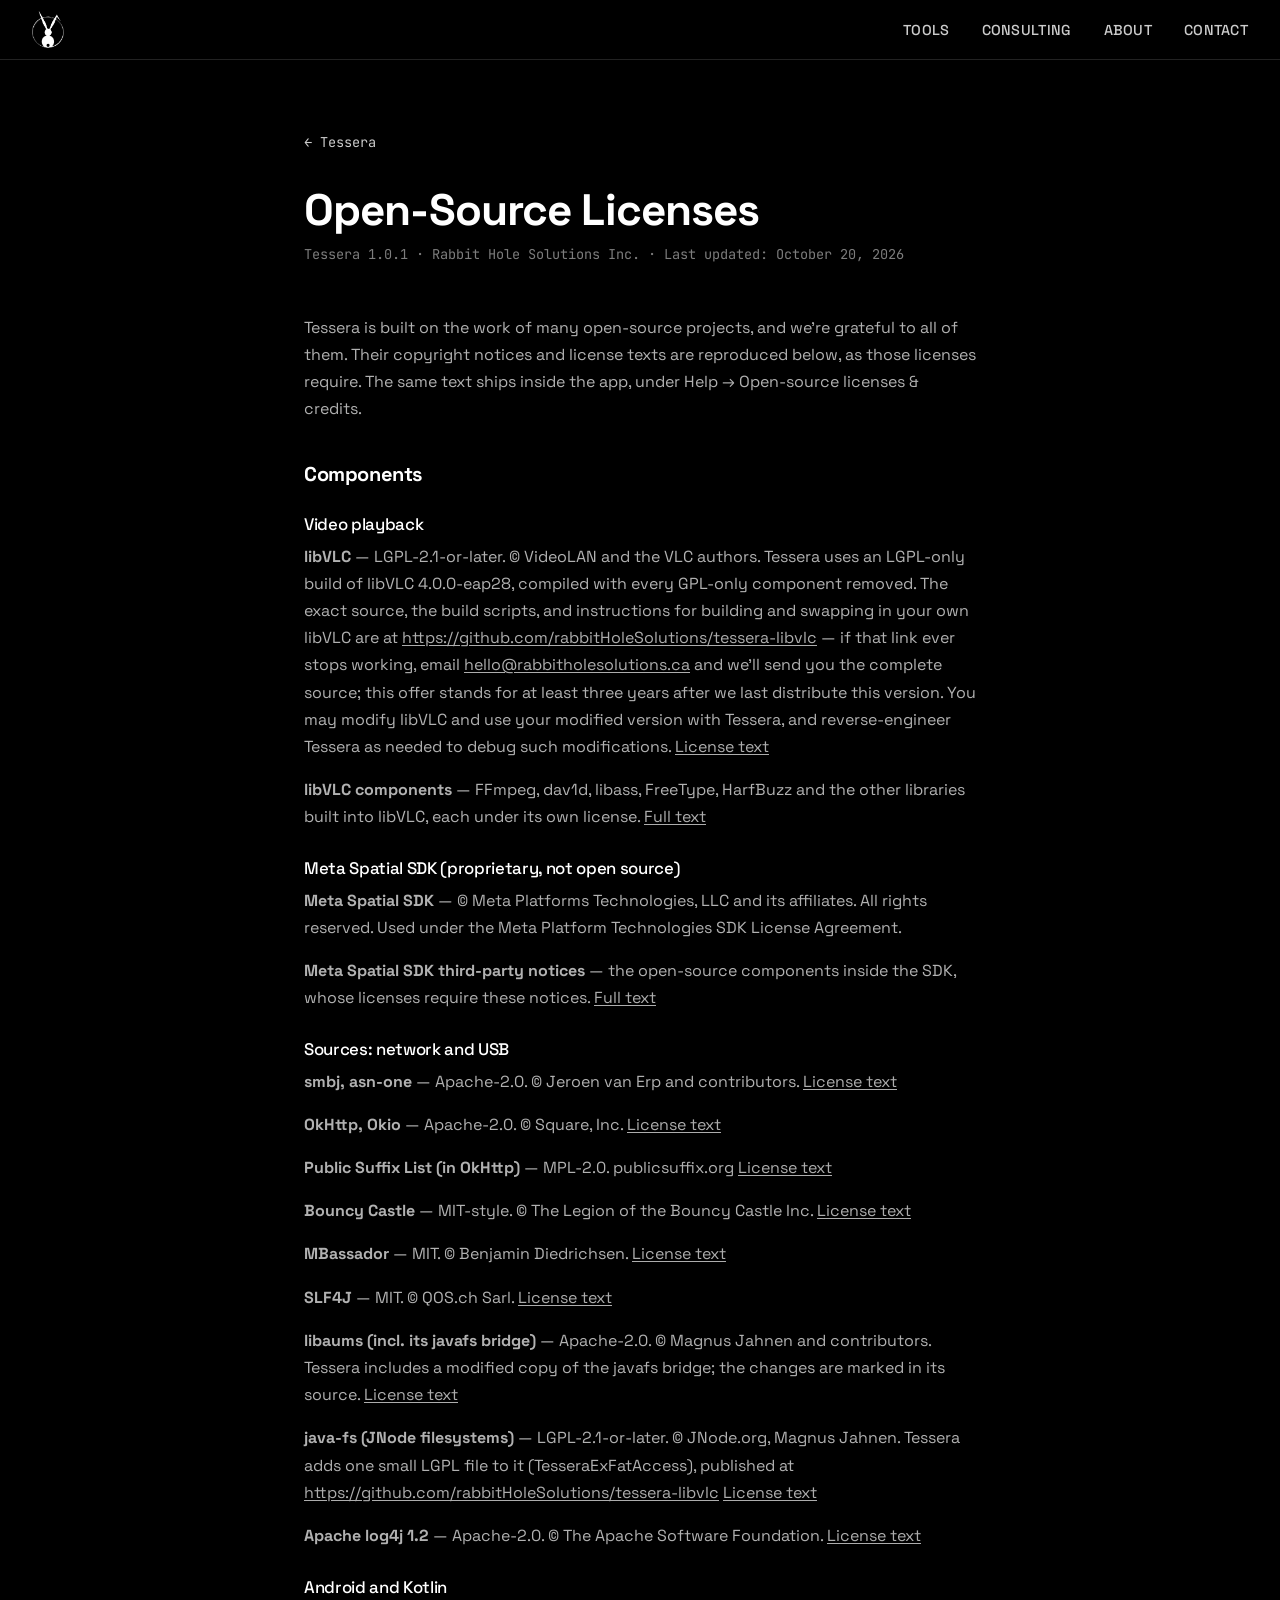
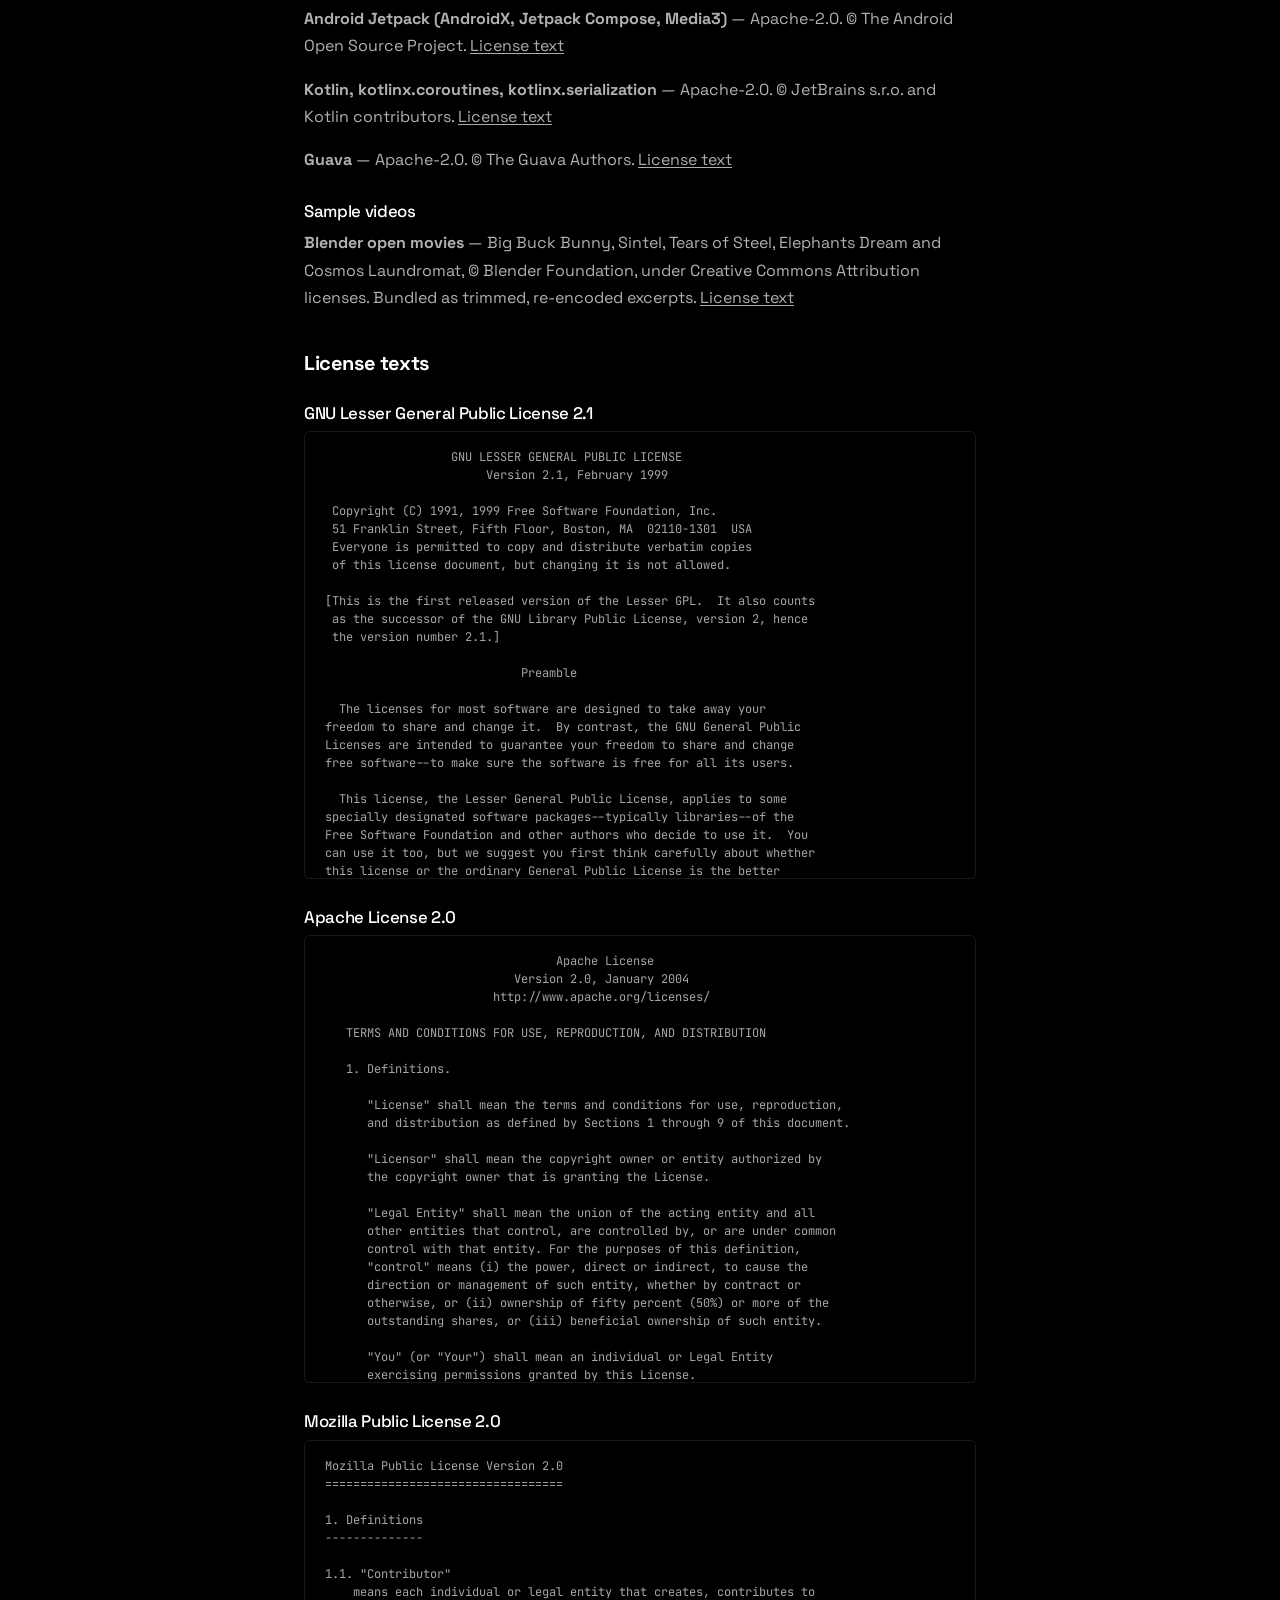
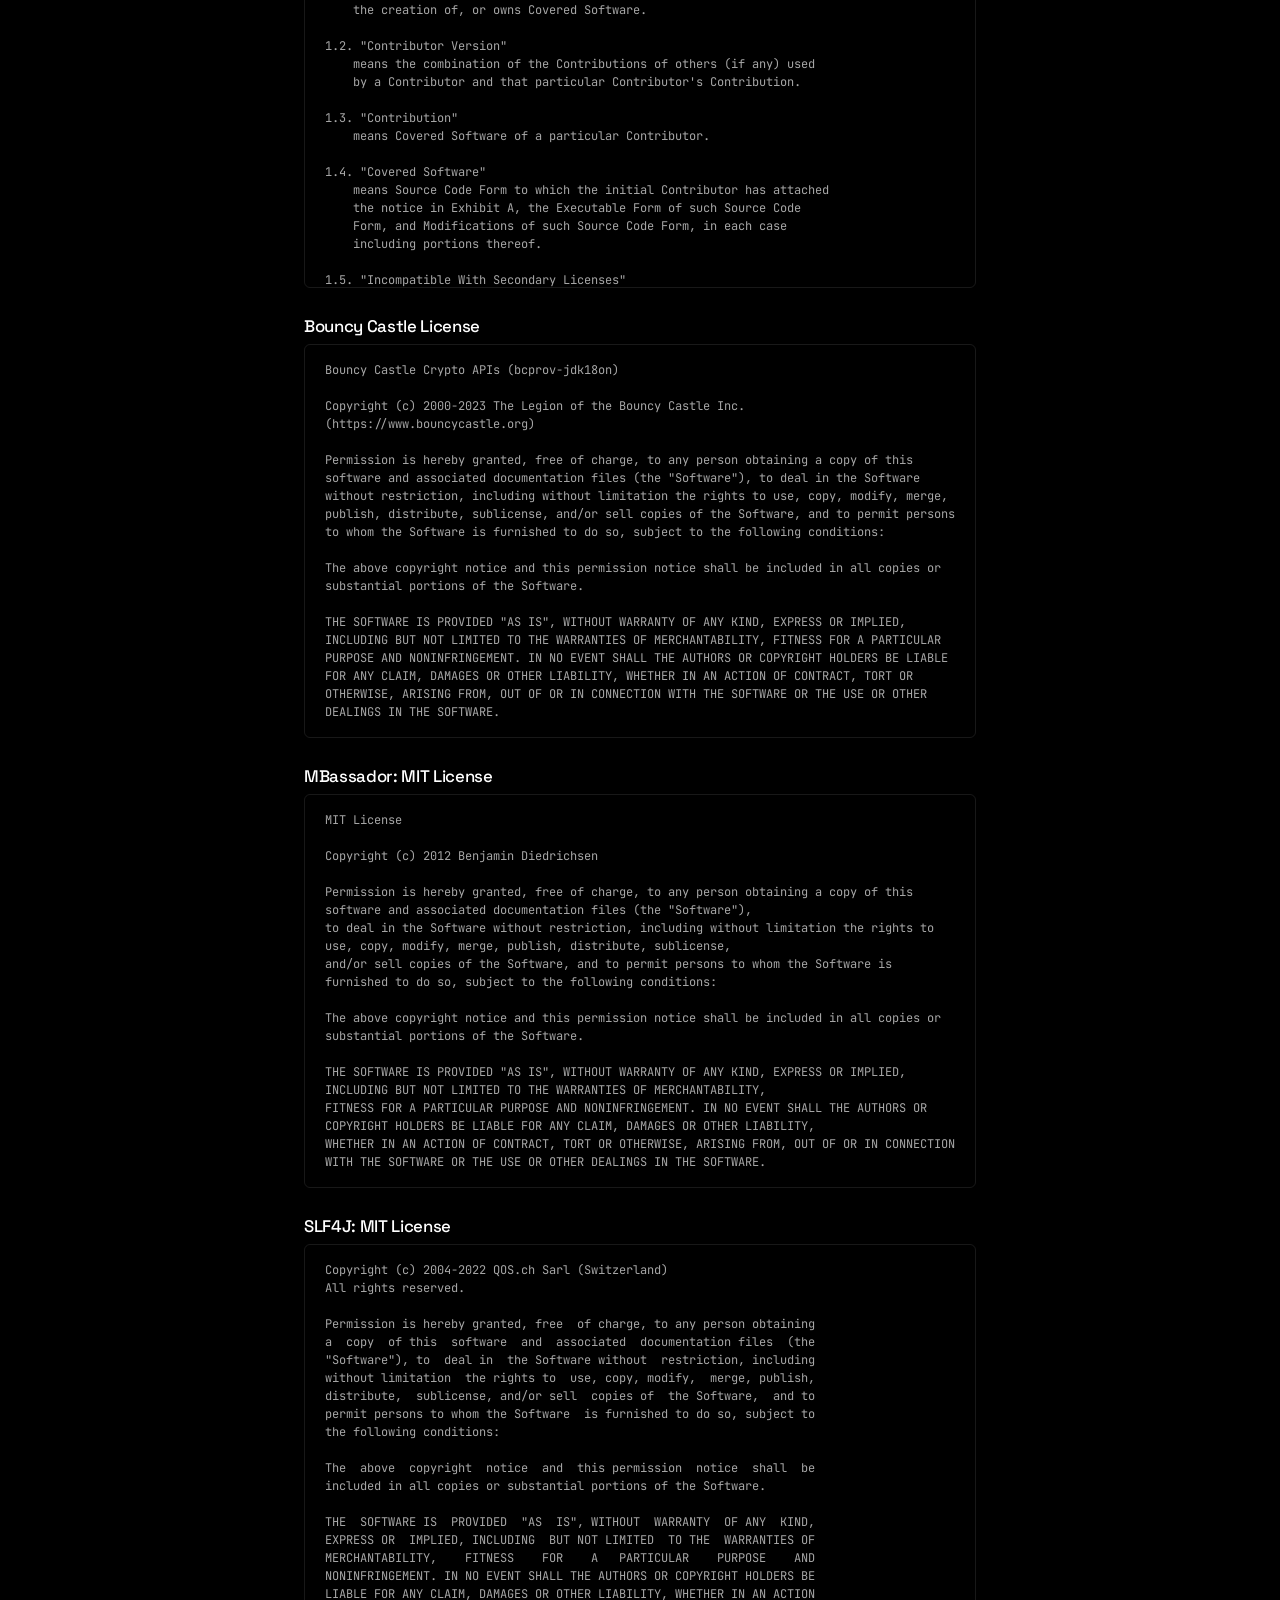
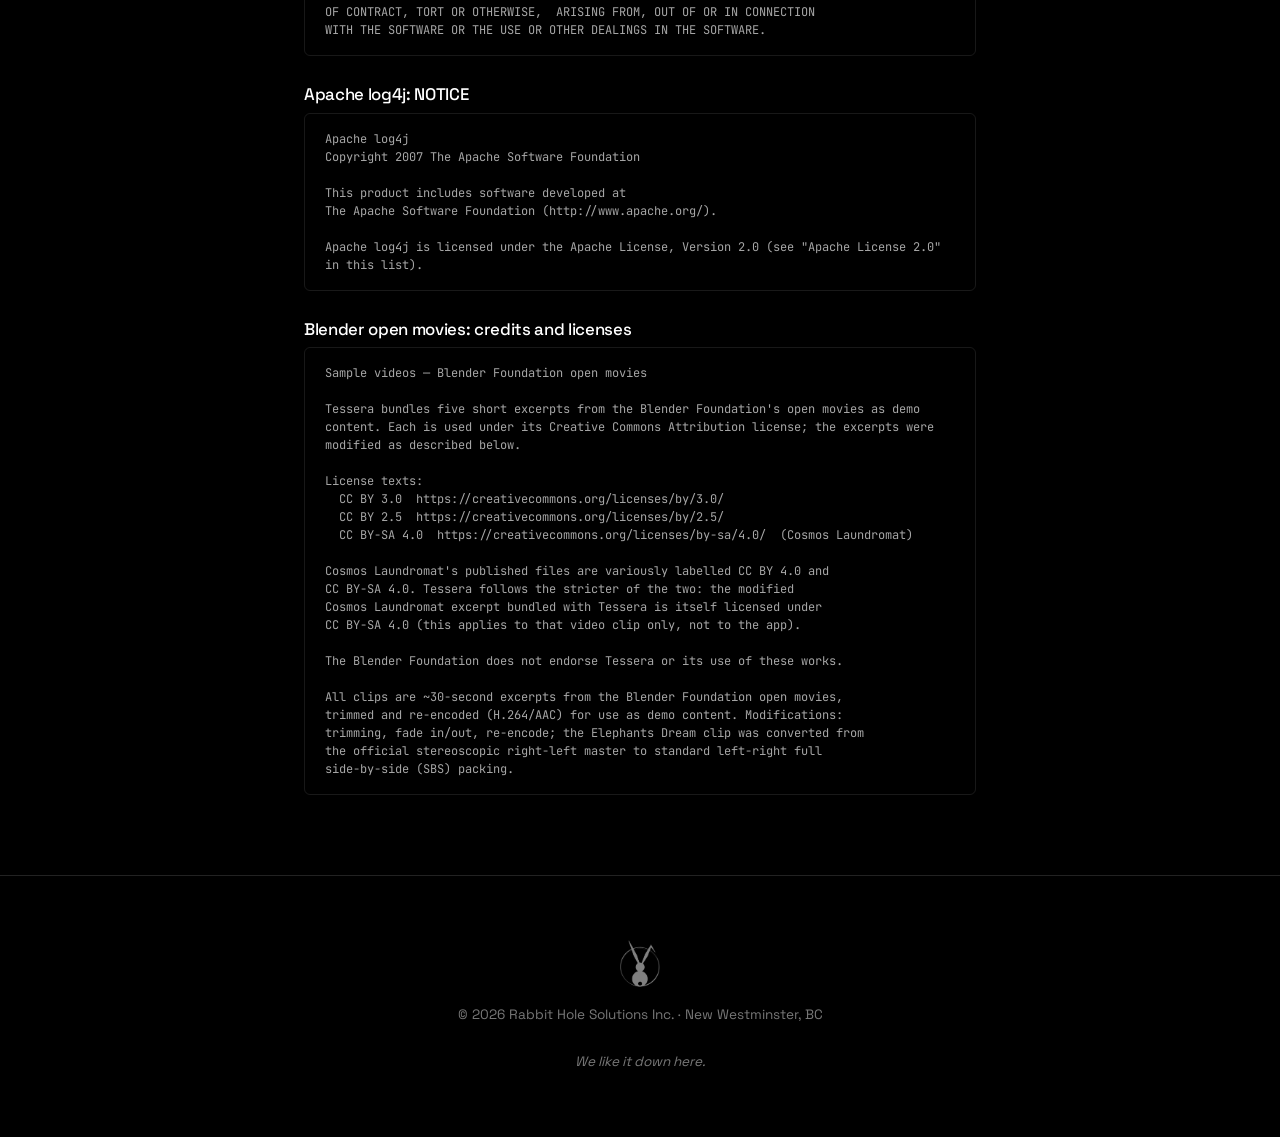
<file: tessera/licenses/index.html>
<!DOCTYPE html>
<html lang="en">
<head>
    <meta charset="UTF-8">
    <meta name="viewport" content="width=device-width, initial-scale=1.0">
    <title>Tessera Open-Source Licenses — Rabbit Hole Solutions Inc.</title>
    <meta name="description" content="The open-source components included in Tessera for Meta Quest, with their copyright notices, license texts, and the source for its LGPL libraries.">
    <meta name="theme-color" content="#000000">
    <link rel="canonical" href="https://rabbitholesolutions.ca/tessera/licenses/">

    <meta property="og:site_name" content="Rabbit Hole Solutions Inc.">
    <meta property="og:title" content="Tessera Open-Source Licenses">
    <meta property="og:description" content="The open-source components included in Tessera, with their license texts and source.">
    <meta property="og:image" content="https://rabbitholesolutions.ca/og-card.png">
    <meta property="og:image:width" content="1200">
    <meta property="og:image:height" content="630">
    <meta property="og:url" content="https://rabbitholesolutions.ca/tessera/licenses/">
    <meta property="og:type" content="website">

    <link rel="icon" type="image/png" sizes="180x180" href="/favicon.png">
    <link rel="apple-touch-icon" href="/favicon.png">

    <link rel="preconnect" href="https://fonts.googleapis.com">
    <link rel="preconnect" href="https://fonts.gstatic.com" crossorigin>
    <link href="https://fonts.googleapis.com/css2?family=Space+Grotesk:wght@400;500;700&family=JetBrains+Mono:wght@400;500&display=swap" rel="stylesheet">

    <link rel="stylesheet" href="/style.css">
    <style>
        /* Same long-form layout as the privacy pages, plus a scrolling block for
           the license texts, which must stay verbatim (line breaks and all).
           Generated by tessera/media/website/make-licenses-page.py. */
        .legal { padding: 8rem 0 4rem; }
        .legal .container { max-width: 46rem; }
        .legal h1 { font-size: clamp(2rem, 5vw, 2.75rem); margin-bottom: 0.5rem; }
        .legal .legal-meta { font-family: 'JetBrains Mono', monospace; font-size: 0.85rem;
                             opacity: 0.6; margin-bottom: 3rem; }
        .legal h2 { font-size: 1.25rem; margin: 2.5rem 0 0.75rem; }
        .legal h3 { font-size: 1.05rem; margin: 1.75rem 0 0.4rem; }
        .legal p, .legal li { line-height: 1.7; opacity: 0.85; overflow-wrap: anywhere; }
        .legal p { margin-bottom: 1rem; }
        .legal strong { opacity: 1; }
        /* The site's links are undecorated; here they're the point of the page. */
        .legal p a { text-decoration: underline; text-underline-offset: 2px; }
        .legal pre { font-family: 'JetBrains Mono', monospace; font-size: 0.75rem;
                     line-height: 1.5; white-space: pre-wrap; overflow-wrap: anywhere;
                     max-height: 28rem; overflow-y: auto; padding: 1rem 1.25rem;
                     border: 1px solid rgba(255, 255, 255, 0.12); border-radius: 6px;
                     opacity: 0.8; margin-bottom: 1rem; }
        .legal .back { display: inline-block; margin-bottom: 2rem;
                       font-family: 'JetBrains Mono', monospace; font-size: 0.85rem; }
    </style>
</head>
<body>

    <nav class="nav" id="nav">
        <a href="/" class="nav-logo">
            <img src="/inverted.png" alt="Rabbit Hole Solutions" width="32" height="37">
        </a>
        <button class="nav-toggle" aria-label="Menu" aria-expanded="false">
            <span></span><span></span><span></span>
        </button>
        <ul class="nav-links">
            <li><a href="/#tools">Tools</a></li>
            <li><a href="/consulting/">Consulting</a></li>
            <li><a href="/#about">About</a></li>
            <li><a href="/#contact">Contact</a></li>
        </ul>
    </nav>

    <main class="legal">
        <div class="container">
            <a href="/tessera/" class="back">&larr; Tessera</a>

            <h1>Open-Source Licenses</h1>
            <p class="legal-meta">
                Tessera 1.0.1 &middot; Rabbit Hole Solutions Inc. &middot; Last updated: October 20, 2026
            </p>

            <p>Tessera is built on the work of many open-source projects, and we're grateful
               to all of them. Their copyright notices and license texts are reproduced below,
               as those licenses require. The same text ships inside the app, under
               Help &rarr; Open-source licenses &amp; credits.</p>

            <h2>Components</h2>
            <h3>Video playback</h3>
            <p><strong>libVLC</strong> &mdash; LGPL-2.1-or-later. © VideoLAN and the VLC authors. Tessera uses an LGPL-only build of libVLC 4.0.0-eap28, compiled with every GPL-only component removed. The exact source, the build scripts, and instructions for building and swapping in your own libVLC are at <a href="https://github.com/rabbitHoleSolutions/tessera-libvlc">https://github.com/rabbitHoleSolutions/tessera-libvlc</a> — if that link ever stops working, email <a href="mailto:hello@rabbitholesolutions.ca">hello@rabbitholesolutions.ca</a> and we&#x27;ll send you the complete source; this offer stands for at least three years after we last distribute this version. You may modify libVLC and use your modified version with Tessera, and reverse-engineer Tessera as needed to debug such modifications. <a href="#lgpl-2.1">License text</a></p>
            <p><strong>libVLC components</strong> &mdash; FFmpeg, dav1d, libass, FreeType, HarfBuzz and the other libraries built into libVLC, each under its own license. <a href="libvlc-components.txt">Full text</a></p>
            <h3>Meta Spatial SDK (proprietary, not open source)</h3>
            <p><strong>Meta Spatial SDK</strong> &mdash; © Meta Platforms Technologies, LLC and its affiliates. All rights reserved. Used under the Meta Platform Technologies SDK License Agreement.</p>
            <p><strong>Meta Spatial SDK third-party notices</strong> &mdash; the open-source components inside the SDK, whose licenses require these notices. <a href="meta-spatial-sdk-notices.txt">Full text</a></p>
            <h3>Sources: network and USB</h3>
            <p><strong>smbj, asn-one</strong> &mdash; Apache-2.0. © Jeroen van Erp and contributors. <a href="#apache-2.0">License text</a></p>
            <p><strong>OkHttp, Okio</strong> &mdash; Apache-2.0. © Square, Inc. <a href="#apache-2.0">License text</a></p>
            <p><strong>Public Suffix List (in OkHttp)</strong> &mdash; MPL-2.0. publicsuffix.org <a href="#mpl-2.0">License text</a></p>
            <p><strong>Bouncy Castle</strong> &mdash; MIT-style. © The Legion of the Bouncy Castle Inc. <a href="#bouncy-castle">License text</a></p>
            <p><strong>MBassador</strong> &mdash; MIT. © Benjamin Diedrichsen. <a href="#mit-mbassador">License text</a></p>
            <p><strong>SLF4J</strong> &mdash; MIT. © QOS.ch Sarl. <a href="#mit-slf4j">License text</a></p>
            <p><strong>libaums (incl. its javafs bridge)</strong> &mdash; Apache-2.0. © Magnus Jahnen and contributors. Tessera includes a modified copy of the javafs bridge; the changes are marked in its source. <a href="#apache-2.0">License text</a></p>
            <p><strong>java-fs (JNode filesystems)</strong> &mdash; LGPL-2.1-or-later. © JNode.org, Magnus Jahnen. Tessera adds one small LGPL file to it (TesseraExFatAccess), published at <a href="https://github.com/rabbitHoleSolutions/tessera-libvlc">https://github.com/rabbitHoleSolutions/tessera-libvlc</a> <a href="#lgpl-2.1">License text</a></p>
            <p><strong>Apache log4j 1.2</strong> &mdash; Apache-2.0. © The Apache Software Foundation. <a href="#log4j-notice">License text</a></p>
            <h3>Android and Kotlin</h3>
            <p><strong>Android Jetpack (AndroidX, Jetpack Compose, Media3)</strong> &mdash; Apache-2.0. © The Android Open Source Project. <a href="#apache-2.0">License text</a></p>
            <p><strong>Kotlin, kotlinx.coroutines, kotlinx.serialization</strong> &mdash; Apache-2.0. © JetBrains s.r.o. and Kotlin contributors. <a href="#apache-2.0">License text</a></p>
            <p><strong>Guava</strong> &mdash; Apache-2.0. © The Guava Authors. <a href="#apache-2.0">License text</a></p>
            <h3>Sample videos</h3>
            <p><strong>Blender open movies</strong> &mdash; Big Buck Bunny, Sintel, Tears of Steel, Elephants Dream and Cosmos Laundromat, © Blender Foundation, under Creative Commons Attribution licenses. Bundled as trimmed, re-encoded excerpts. <a href="#blender-open-movies">License text</a></p>

            <h2>License texts</h2>
            <h3 id="lgpl-2.1">GNU Lesser General Public License 2.1</h3>
            <pre>                  GNU LESSER GENERAL PUBLIC LICENSE
                       Version 2.1, February 1999

 Copyright (C) 1991, 1999 Free Software Foundation, Inc.
 51 Franklin Street, Fifth Floor, Boston, MA  02110-1301  USA
 Everyone is permitted to copy and distribute verbatim copies
 of this license document, but changing it is not allowed.

[This is the first released version of the Lesser GPL.  It also counts
 as the successor of the GNU Library Public License, version 2, hence
 the version number 2.1.]

                            Preamble

  The licenses for most software are designed to take away your
freedom to share and change it.  By contrast, the GNU General Public
Licenses are intended to guarantee your freedom to share and change
free software--to make sure the software is free for all its users.

  This license, the Lesser General Public License, applies to some
specially designated software packages--typically libraries--of the
Free Software Foundation and other authors who decide to use it.  You
can use it too, but we suggest you first think carefully about whether
this license or the ordinary General Public License is the better
strategy to use in any particular case, based on the explanations below.

  When we speak of free software, we are referring to freedom of use,
not price.  Our General Public Licenses are designed to make sure that
you have the freedom to distribute copies of free software (and charge
for this service if you wish); that you receive source code or can get
it if you want it; that you can change the software and use pieces of
it in new free programs; and that you are informed that you can do
these things.

  To protect your rights, we need to make restrictions that forbid
distributors to deny you these rights or to ask you to surrender these
rights.  These restrictions translate to certain responsibilities for
you if you distribute copies of the library or if you modify it.

  For example, if you distribute copies of the library, whether gratis
or for a fee, you must give the recipients all the rights that we gave
you.  You must make sure that they, too, receive or can get the source
code.  If you link other code with the library, you must provide
complete object files to the recipients, so that they can relink them
with the library after making changes to the library and recompiling
it.  And you must show them these terms so they know their rights.

  We protect your rights with a two-step method: (1) we copyright the
library, and (2) we offer you this license, which gives you legal
permission to copy, distribute and/or modify the library.

  To protect each distributor, we want to make it very clear that
there is no warranty for the free library.  Also, if the library is
modified by someone else and passed on, the recipients should know
that what they have is not the original version, so that the original
author&#x27;s reputation will not be affected by problems that might be
introduced by others.

  Finally, software patents pose a constant threat to the existence of
any free program.  We wish to make sure that a company cannot
effectively restrict the users of a free program by obtaining a
restrictive license from a patent holder.  Therefore, we insist that
any patent license obtained for a version of the library must be
consistent with the full freedom of use specified in this license.

  Most GNU software, including some libraries, is covered by the
ordinary GNU General Public License.  This license, the GNU Lesser
General Public License, applies to certain designated libraries, and
is quite different from the ordinary General Public License.  We use
this license for certain libraries in order to permit linking those
libraries into non-free programs.

  When a program is linked with a library, whether statically or using
a shared library, the combination of the two is legally speaking a
combined work, a derivative of the original library.  The ordinary
General Public License therefore permits such linking only if the
entire combination fits its criteria of freedom.  The Lesser General
Public License permits more lax criteria for linking other code with
the library.

  We call this license the &quot;Lesser&quot; General Public License because it
does Less to protect the user&#x27;s freedom than the ordinary General
Public License.  It also provides other free software developers Less
of an advantage over competing non-free programs.  These disadvantages
are the reason we use the ordinary General Public License for many
libraries.  However, the Lesser license provides advantages in certain
special circumstances.

  For example, on rare occasions, there may be a special need to
encourage the widest possible use of a certain library, so that it becomes
a de-facto standard.  To achieve this, non-free programs must be
allowed to use the library.  A more frequent case is that a free
library does the same job as widely used non-free libraries.  In this
case, there is little to gain by limiting the free library to free
software only, so we use the Lesser General Public License.

  In other cases, permission to use a particular library in non-free
programs enables a greater number of people to use a large body of
free software.  For example, permission to use the GNU C Library in
non-free programs enables many more people to use the whole GNU
operating system, as well as its variant, the GNU/Linux operating
system.

  Although the Lesser General Public License is Less protective of the
users&#x27; freedom, it does ensure that the user of a program that is
linked with the Library has the freedom and the wherewithal to run
that program using a modified version of the Library.

  The precise terms and conditions for copying, distribution and
modification follow.  Pay close attention to the difference between a
&quot;work based on the library&quot; and a &quot;work that uses the library&quot;.  The
former contains code derived from the library, whereas the latter must
be combined with the library in order to run.

                  GNU LESSER GENERAL PUBLIC LICENSE
   TERMS AND CONDITIONS FOR COPYING, DISTRIBUTION AND MODIFICATION

  0. This License Agreement applies to any software library or other
program which contains a notice placed by the copyright holder or
other authorized party saying it may be distributed under the terms of
this Lesser General Public License (also called &quot;this License&quot;).
Each licensee is addressed as &quot;you&quot;.

  A &quot;library&quot; means a collection of software functions and/or data
prepared so as to be conveniently linked with application programs
(which use some of those functions and data) to form executables.

  The &quot;Library&quot;, below, refers to any such software library or work
which has been distributed under these terms.  A &quot;work based on the
Library&quot; means either the Library or any derivative work under
copyright law: that is to say, a work containing the Library or a
portion of it, either verbatim or with modifications and/or translated
straightforwardly into another language.  (Hereinafter, translation is
included without limitation in the term &quot;modification&quot;.)

  &quot;Source code&quot; for a work means the preferred form of the work for
making modifications to it.  For a library, complete source code means
all the source code for all modules it contains, plus any associated
interface definition files, plus the scripts used to control compilation
and installation of the library.

  Activities other than copying, distribution and modification are not
covered by this License; they are outside its scope.  The act of
running a program using the Library is not restricted, and output from
such a program is covered only if its contents constitute a work based
on the Library (independent of the use of the Library in a tool for
writing it).  Whether that is true depends on what the Library does
and what the program that uses the Library does.

  1. You may copy and distribute verbatim copies of the Library&#x27;s
complete source code as you receive it, in any medium, provided that
you conspicuously and appropriately publish on each copy an
appropriate copyright notice and disclaimer of warranty; keep intact
all the notices that refer to this License and to the absence of any
warranty; and distribute a copy of this License along with the
Library.

  You may charge a fee for the physical act of transferring a copy,
and you may at your option offer warranty protection in exchange for a
fee.

  2. You may modify your copy or copies of the Library or any portion
of it, thus forming a work based on the Library, and copy and
distribute such modifications or work under the terms of Section 1
above, provided that you also meet all of these conditions:

    a) The modified work must itself be a software library.

    b) You must cause the files modified to carry prominent notices
    stating that you changed the files and the date of any change.

    c) You must cause the whole of the work to be licensed at no
    charge to all third parties under the terms of this License.

    d) If a facility in the modified Library refers to a function or a
    table of data to be supplied by an application program that uses
    the facility, other than as an argument passed when the facility
    is invoked, then you must make a good faith effort to ensure that,
    in the event an application does not supply such function or
    table, the facility still operates, and performs whatever part of
    its purpose remains meaningful.

    (For example, a function in a library to compute square roots has
    a purpose that is entirely well-defined independent of the
    application.  Therefore, Subsection 2d requires that any
    application-supplied function or table used by this function must
    be optional: if the application does not supply it, the square
    root function must still compute square roots.)

These requirements apply to the modified work as a whole.  If
identifiable sections of that work are not derived from the Library,
and can be reasonably considered independent and separate works in
themselves, then this License, and its terms, do not apply to those
sections when you distribute them as separate works.  But when you
distribute the same sections as part of a whole which is a work based
on the Library, the distribution of the whole must be on the terms of
this License, whose permissions for other licensees extend to the
entire whole, and thus to each and every part regardless of who wrote
it.

Thus, it is not the intent of this section to claim rights or contest
your rights to work written entirely by you; rather, the intent is to
exercise the right to control the distribution of derivative or
collective works based on the Library.

In addition, mere aggregation of another work not based on the Library
with the Library (or with a work based on the Library) on a volume of
a storage or distribution medium does not bring the other work under
the scope of this License.

  3. You may opt to apply the terms of the ordinary GNU General Public
License instead of this License to a given copy of the Library.  To do
this, you must alter all the notices that refer to this License, so
that they refer to the ordinary GNU General Public License, version 2,
instead of to this License.  (If a newer version than version 2 of the
ordinary GNU General Public License has appeared, then you can specify
that version instead if you wish.)  Do not make any other change in
these notices.

  Once this change is made in a given copy, it is irreversible for
that copy, so the ordinary GNU General Public License applies to all
subsequent copies and derivative works made from that copy.

  This option is useful when you wish to copy part of the code of
the Library into a program that is not a library.

  4. You may copy and distribute the Library (or a portion or
derivative of it, under Section 2) in object code or executable form
under the terms of Sections 1 and 2 above provided that you accompany
it with the complete corresponding machine-readable source code, which
must be distributed under the terms of Sections 1 and 2 above on a
medium customarily used for software interchange.

  If distribution of object code is made by offering access to copy
from a designated place, then offering equivalent access to copy the
source code from the same place satisfies the requirement to
distribute the source code, even though third parties are not
compelled to copy the source along with the object code.

  5. A program that contains no derivative of any portion of the
Library, but is designed to work with the Library by being compiled or
linked with it, is called a &quot;work that uses the Library&quot;.  Such a
work, in isolation, is not a derivative work of the Library, and
therefore falls outside the scope of this License.

  However, linking a &quot;work that uses the Library&quot; with the Library
creates an executable that is a derivative of the Library (because it
contains portions of the Library), rather than a &quot;work that uses the
library&quot;.  The executable is therefore covered by this License.
Section 6 states terms for distribution of such executables.

  When a &quot;work that uses the Library&quot; uses material from a header file
that is part of the Library, the object code for the work may be a
derivative work of the Library even though the source code is not.
Whether this is true is especially significant if the work can be
linked without the Library, or if the work is itself a library.  The
threshold for this to be true is not precisely defined by law.

  If such an object file uses only numerical parameters, data
structure layouts and accessors, and small macros and small inline
functions (ten lines or less in length), then the use of the object
file is unrestricted, regardless of whether it is legally a derivative
work.  (Executables containing this object code plus portions of the
Library will still fall under Section 6.)

  Otherwise, if the work is a derivative of the Library, you may
distribute the object code for the work under the terms of Section 6.
Any executables containing that work also fall under Section 6,
whether or not they are linked directly with the Library itself.

  6. As an exception to the Sections above, you may also combine or
link a &quot;work that uses the Library&quot; with the Library to produce a
work containing portions of the Library, and distribute that work
under terms of your choice, provided that the terms permit
modification of the work for the customer&#x27;s own use and reverse
engineering for debugging such modifications.

  You must give prominent notice with each copy of the work that the
Library is used in it and that the Library and its use are covered by
this License.  You must supply a copy of this License.  If the work
during execution displays copyright notices, you must include the
copyright notice for the Library among them, as well as a reference
directing the user to the copy of this License.  Also, you must do one
of these things:

    a) Accompany the work with the complete corresponding
    machine-readable source code for the Library including whatever
    changes were used in the work (which must be distributed under
    Sections 1 and 2 above); and, if the work is an executable linked
    with the Library, with the complete machine-readable &quot;work that
    uses the Library&quot;, as object code and/or source code, so that the
    user can modify the Library and then relink to produce a modified
    executable containing the modified Library.  (It is understood
    that the user who changes the contents of definitions files in the
    Library will not necessarily be able to recompile the application
    to use the modified definitions.)

    b) Use a suitable shared library mechanism for linking with the
    Library.  A suitable mechanism is one that (1) uses at run time a
    copy of the library already present on the user&#x27;s computer system,
    rather than copying library functions into the executable, and (2)
    will operate properly with a modified version of the library, if
    the user installs one, as long as the modified version is
    interface-compatible with the version that the work was made with.

    c) Accompany the work with a written offer, valid for at
    least three years, to give the same user the materials
    specified in Subsection 6a, above, for a charge no more
    than the cost of performing this distribution.

    d) If distribution of the work is made by offering access to copy
    from a designated place, offer equivalent access to copy the above
    specified materials from the same place.

    e) Verify that the user has already received a copy of these
    materials or that you have already sent this user a copy.

  For an executable, the required form of the &quot;work that uses the
Library&quot; must include any data and utility programs needed for
reproducing the executable from it.  However, as a special exception,
the materials to be distributed need not include anything that is
normally distributed (in either source or binary form) with the major
components (compiler, kernel, and so on) of the operating system on
which the executable runs, unless that component itself accompanies
the executable.

  It may happen that this requirement contradicts the license
restrictions of other proprietary libraries that do not normally
accompany the operating system.  Such a contradiction means you cannot
use both them and the Library together in an executable that you
distribute.

  7. You may place library facilities that are a work based on the
Library side-by-side in a single library together with other library
facilities not covered by this License, and distribute such a combined
library, provided that the separate distribution of the work based on
the Library and of the other library facilities is otherwise
permitted, and provided that you do these two things:

    a) Accompany the combined library with a copy of the same work
    based on the Library, uncombined with any other library
    facilities.  This must be distributed under the terms of the
    Sections above.

    b) Give prominent notice with the combined library of the fact
    that part of it is a work based on the Library, and explaining
    where to find the accompanying uncombined form of the same work.

  8. You may not copy, modify, sublicense, link with, or distribute
the Library except as expressly provided under this License.  Any
attempt otherwise to copy, modify, sublicense, link with, or
distribute the Library is void, and will automatically terminate your
rights under this License.  However, parties who have received copies,
or rights, from you under this License will not have their licenses
terminated so long as such parties remain in full compliance.

  9. You are not required to accept this License, since you have not
signed it.  However, nothing else grants you permission to modify or
distribute the Library or its derivative works.  These actions are
prohibited by law if you do not accept this License.  Therefore, by
modifying or distributing the Library (or any work based on the
Library), you indicate your acceptance of this License to do so, and
all its terms and conditions for copying, distributing or modifying
the Library or works based on it.

  10. Each time you redistribute the Library (or any work based on the
Library), the recipient automatically receives a license from the
original licensor to copy, distribute, link with or modify the Library
subject to these terms and conditions.  You may not impose any further
restrictions on the recipients&#x27; exercise of the rights granted herein.
You are not responsible for enforcing compliance by third parties with
this License.

  11. If, as a consequence of a court judgment or allegation of patent
infringement or for any other reason (not limited to patent issues),
conditions are imposed on you (whether by court order, agreement or
otherwise) that contradict the conditions of this License, they do not
excuse you from the conditions of this License.  If you cannot
distribute so as to satisfy simultaneously your obligations under this
License and any other pertinent obligations, then as a consequence you
may not distribute the Library at all.  For example, if a patent
license would not permit royalty-free redistribution of the Library by
all those who receive copies directly or indirectly through you, then
the only way you could satisfy both it and this License would be to
refrain entirely from distribution of the Library.

If any portion of this section is held invalid or unenforceable under any
particular circumstance, the balance of the section is intended to apply,
and the section as a whole is intended to apply in other circumstances.

It is not the purpose of this section to induce you to infringe any
patents or other property right claims or to contest validity of any
such claims; this section has the sole purpose of protecting the
integrity of the free software distribution system which is
implemented by public license practices.  Many people have made
generous contributions to the wide range of software distributed
through that system in reliance on consistent application of that
system; it is up to the author/donor to decide if he or she is willing
to distribute software through any other system and a licensee cannot
impose that choice.

This section is intended to make thoroughly clear what is believed to
be a consequence of the rest of this License.

  12. If the distribution and/or use of the Library is restricted in
certain countries either by patents or by copyrighted interfaces, the
original copyright holder who places the Library under this License may add
an explicit geographical distribution limitation excluding those countries,
so that distribution is permitted only in or among countries not thus
excluded.  In such case, this License incorporates the limitation as if
written in the body of this License.

  13. The Free Software Foundation may publish revised and/or new
versions of the Lesser General Public License from time to time.
Such new versions will be similar in spirit to the present version,
but may differ in detail to address new problems or concerns.

Each version is given a distinguishing version number.  If the Library
specifies a version number of this License which applies to it and
&quot;any later version&quot;, you have the option of following the terms and
conditions either of that version or of any later version published by
the Free Software Foundation.  If the Library does not specify a
license version number, you may choose any version ever published by
the Free Software Foundation.

  14. If you wish to incorporate parts of the Library into other free
programs whose distribution conditions are incompatible with these,
write to the author to ask for permission.  For software which is
copyrighted by the Free Software Foundation, write to the Free
Software Foundation; we sometimes make exceptions for this.  Our
decision will be guided by the two goals of preserving the free status
of all derivatives of our free software and of promoting the sharing
and reuse of software generally.

                            NO WARRANTY

  15. BECAUSE THE LIBRARY IS LICENSED FREE OF CHARGE, THERE IS NO
WARRANTY FOR THE LIBRARY, TO THE EXTENT PERMITTED BY APPLICABLE LAW.
EXCEPT WHEN OTHERWISE STATED IN WRITING THE COPYRIGHT HOLDERS AND/OR
OTHER PARTIES PROVIDE THE LIBRARY &quot;AS IS&quot; WITHOUT WARRANTY OF ANY
KIND, EITHER EXPRESSED OR IMPLIED, INCLUDING, BUT NOT LIMITED TO, THE
IMPLIED WARRANTIES OF MERCHANTABILITY AND FITNESS FOR A PARTICULAR
PURPOSE.  THE ENTIRE RISK AS TO THE QUALITY AND PERFORMANCE OF THE
LIBRARY IS WITH YOU.  SHOULD THE LIBRARY PROVE DEFECTIVE, YOU ASSUME
THE COST OF ALL NECESSARY SERVICING, REPAIR OR CORRECTION.

  16. IN NO EVENT UNLESS REQUIRED BY APPLICABLE LAW OR AGREED TO IN
WRITING WILL ANY COPYRIGHT HOLDER, OR ANY OTHER PARTY WHO MAY MODIFY
AND/OR REDISTRIBUTE THE LIBRARY AS PERMITTED ABOVE, BE LIABLE TO YOU
FOR DAMAGES, INCLUDING ANY GENERAL, SPECIAL, INCIDENTAL OR
CONSEQUENTIAL DAMAGES ARISING OUT OF THE USE OR INABILITY TO USE THE
LIBRARY (INCLUDING BUT NOT LIMITED TO LOSS OF DATA OR DATA BEING
RENDERED INACCURATE OR LOSSES SUSTAINED BY YOU OR THIRD PARTIES OR A
FAILURE OF THE LIBRARY TO OPERATE WITH ANY OTHER SOFTWARE), EVEN IF
SUCH HOLDER OR OTHER PARTY HAS BEEN ADVISED OF THE POSSIBILITY OF SUCH
DAMAGES.

                     END OF TERMS AND CONDITIONS

           How to Apply These Terms to Your New Libraries

  If you develop a new library, and you want it to be of the greatest
possible use to the public, we recommend making it free software that
everyone can redistribute and change.  You can do so by permitting
redistribution under these terms (or, alternatively, under the terms of the
ordinary General Public License).

  To apply these terms, attach the following notices to the library.  It is
safest to attach them to the start of each source file to most effectively
convey the exclusion of warranty; and each file should have at least the
&quot;copyright&quot; line and a pointer to where the full notice is found.

    &lt;one line to give the library&#x27;s name and a brief idea of what it does.&gt;
    Copyright (C) &lt;year&gt;  &lt;name of author&gt;

    This library is free software; you can redistribute it and/or
    modify it under the terms of the GNU Lesser General Public
    License as published by the Free Software Foundation; either
    version 2.1 of the License, or (at your option) any later version.

    This library is distributed in the hope that it will be useful,
    but WITHOUT ANY WARRANTY; without even the implied warranty of
    MERCHANTABILITY or FITNESS FOR A PARTICULAR PURPOSE.  See the GNU
    Lesser General Public License for more details.

    You should have received a copy of the GNU Lesser General Public
    License along with this library; if not, write to the Free Software
    Foundation, Inc., 51 Franklin Street, Fifth Floor, Boston, MA  02110-1301  USA

Also add information on how to contact you by electronic and paper mail.

You should also get your employer (if you work as a programmer) or your
school, if any, to sign a &quot;copyright disclaimer&quot; for the library, if
necessary.  Here is a sample; alter the names:

  Yoyodyne, Inc., hereby disclaims all copyright interest in the
  library `Frob&#x27; (a library for tweaking knobs) written by James Random Hacker.

  &lt;signature of Ty Coon&gt;, 1 April 1990
  Ty Coon, President of Vice

That&#x27;s all there is to it!</pre>

            <h3 id="apache-2.0">Apache License 2.0</h3>
            <pre>
                                 Apache License
                           Version 2.0, January 2004
                        http://www.apache.org/licenses/

   TERMS AND CONDITIONS FOR USE, REPRODUCTION, AND DISTRIBUTION

   1. Definitions.

      &quot;License&quot; shall mean the terms and conditions for use, reproduction,
      and distribution as defined by Sections 1 through 9 of this document.

      &quot;Licensor&quot; shall mean the copyright owner or entity authorized by
      the copyright owner that is granting the License.

      &quot;Legal Entity&quot; shall mean the union of the acting entity and all
      other entities that control, are controlled by, or are under common
      control with that entity. For the purposes of this definition,
      &quot;control&quot; means (i) the power, direct or indirect, to cause the
      direction or management of such entity, whether by contract or
      otherwise, or (ii) ownership of fifty percent (50%) or more of the
      outstanding shares, or (iii) beneficial ownership of such entity.

      &quot;You&quot; (or &quot;Your&quot;) shall mean an individual or Legal Entity
      exercising permissions granted by this License.

      &quot;Source&quot; form shall mean the preferred form for making modifications,
      including but not limited to software source code, documentation
      source, and configuration files.

      &quot;Object&quot; form shall mean any form resulting from mechanical
      transformation or translation of a Source form, including but
      not limited to compiled object code, generated documentation,
      and conversions to other media types.

      &quot;Work&quot; shall mean the work of authorship, whether in Source or
      Object form, made available under the License, as indicated by a
      copyright notice that is included in or attached to the work
      (an example is provided in the Appendix below).

      &quot;Derivative Works&quot; shall mean any work, whether in Source or Object
      form, that is based on (or derived from) the Work and for which the
      editorial revisions, annotations, elaborations, or other modifications
      represent, as a whole, an original work of authorship. For the purposes
      of this License, Derivative Works shall not include works that remain
      separable from, or merely link (or bind by name) to the interfaces of,
      the Work and Derivative Works thereof.

      &quot;Contribution&quot; shall mean any work of authorship, including
      the original version of the Work and any modifications or additions
      to that Work or Derivative Works thereof, that is intentionally
      submitted to Licensor for inclusion in the Work by the copyright owner
      or by an individual or Legal Entity authorized to submit on behalf of
      the copyright owner. For the purposes of this definition, &quot;submitted&quot;
      means any form of electronic, verbal, or written communication sent
      to the Licensor or its representatives, including but not limited to
      communication on electronic mailing lists, source code control systems,
      and issue tracking systems that are managed by, or on behalf of, the
      Licensor for the purpose of discussing and improving the Work, but
      excluding communication that is conspicuously marked or otherwise
      designated in writing by the copyright owner as &quot;Not a Contribution.&quot;

      &quot;Contributor&quot; shall mean Licensor and any individual or Legal Entity
      on behalf of whom a Contribution has been received by Licensor and
      subsequently incorporated within the Work.

   2. Grant of Copyright License. Subject to the terms and conditions of
      this License, each Contributor hereby grants to You a perpetual,
      worldwide, non-exclusive, no-charge, royalty-free, irrevocable
      copyright license to reproduce, prepare Derivative Works of,
      publicly display, publicly perform, sublicense, and distribute the
      Work and such Derivative Works in Source or Object form.

   3. Grant of Patent License. Subject to the terms and conditions of
      this License, each Contributor hereby grants to You a perpetual,
      worldwide, non-exclusive, no-charge, royalty-free, irrevocable
      (except as stated in this section) patent license to make, have made,
      use, offer to sell, sell, import, and otherwise transfer the Work,
      where such license applies only to those patent claims licensable
      by such Contributor that are necessarily infringed by their
      Contribution(s) alone or by combination of their Contribution(s)
      with the Work to which such Contribution(s) was submitted. If You
      institute patent litigation against any entity (including a
      cross-claim or counterclaim in a lawsuit) alleging that the Work
      or a Contribution incorporated within the Work constitutes direct
      or contributory patent infringement, then any patent licenses
      granted to You under this License for that Work shall terminate
      as of the date such litigation is filed.

   4. Redistribution. You may reproduce and distribute copies of the
      Work or Derivative Works thereof in any medium, with or without
      modifications, and in Source or Object form, provided that You
      meet the following conditions:

      (a) You must give any other recipients of the Work or
          Derivative Works a copy of this License; and

      (b) You must cause any modified files to carry prominent notices
          stating that You changed the files; and

      (c) You must retain, in the Source form of any Derivative Works
          that You distribute, all copyright, patent, trademark, and
          attribution notices from the Source form of the Work,
          excluding those notices that do not pertain to any part of
          the Derivative Works; and

      (d) If the Work includes a &quot;NOTICE&quot; text file as part of its
          distribution, then any Derivative Works that You distribute must
          include a readable copy of the attribution notices contained
          within such NOTICE file, excluding those notices that do not
          pertain to any part of the Derivative Works, in at least one
          of the following places: within a NOTICE text file distributed
          as part of the Derivative Works; within the Source form or
          documentation, if provided along with the Derivative Works; or,
          within a display generated by the Derivative Works, if and
          wherever such third-party notices normally appear. The contents
          of the NOTICE file are for informational purposes only and
          do not modify the License. You may add Your own attribution
          notices within Derivative Works that You distribute, alongside
          or as an addendum to the NOTICE text from the Work, provided
          that such additional attribution notices cannot be construed
          as modifying the License.

      You may add Your own copyright statement to Your modifications and
      may provide additional or different license terms and conditions
      for use, reproduction, or distribution of Your modifications, or
      for any such Derivative Works as a whole, provided Your use,
      reproduction, and distribution of the Work otherwise complies with
      the conditions stated in this License.

   5. Submission of Contributions. Unless You explicitly state otherwise,
      any Contribution intentionally submitted for inclusion in the Work
      by You to the Licensor shall be under the terms and conditions of
      this License, without any additional terms or conditions.
      Notwithstanding the above, nothing herein shall supersede or modify
      the terms of any separate license agreement you may have executed
      with Licensor regarding such Contributions.

   6. Trademarks. This License does not grant permission to use the trade
      names, trademarks, service marks, or product names of the Licensor,
      except as required for reasonable and customary use in describing the
      origin of the Work and reproducing the content of the NOTICE file.

   7. Disclaimer of Warranty. Unless required by applicable law or
      agreed to in writing, Licensor provides the Work (and each
      Contributor provides its Contributions) on an &quot;AS IS&quot; BASIS,
      WITHOUT WARRANTIES OR CONDITIONS OF ANY KIND, either express or
      implied, including, without limitation, any warranties or conditions
      of TITLE, NON-INFRINGEMENT, MERCHANTABILITY, or FITNESS FOR A
      PARTICULAR PURPOSE. You are solely responsible for determining the
      appropriateness of using or redistributing the Work and assume any
      risks associated with Your exercise of permissions under this License.

   8. Limitation of Liability. In no event and under no legal theory,
      whether in tort (including negligence), contract, or otherwise,
      unless required by applicable law (such as deliberate and grossly
      negligent acts) or agreed to in writing, shall any Contributor be
      liable to You for damages, including any direct, indirect, special,
      incidental, or consequential damages of any character arising as a
      result of this License or out of the use or inability to use the
      Work (including but not limited to damages for loss of goodwill,
      work stoppage, computer failure or malfunction, or any and all
      other commercial damages or losses), even if such Contributor
      has been advised of the possibility of such damages.

   9. Accepting Warranty or Additional Liability. While redistributing
      the Work or Derivative Works thereof, You may choose to offer,
      and charge a fee for, acceptance of support, warranty, indemnity,
      or other liability obligations and/or rights consistent with this
      License. However, in accepting such obligations, You may act only
      on Your own behalf and on Your sole responsibility, not on behalf
      of any other Contributor, and only if You agree to indemnify,
      defend, and hold each Contributor harmless for any liability
      incurred by, or claims asserted against, such Contributor by reason
      of your accepting any such warranty or additional liability.

   END OF TERMS AND CONDITIONS

   APPENDIX: How to apply the Apache License to your work.

      To apply the Apache License to your work, attach the following
      boilerplate notice, with the fields enclosed by brackets &quot;[]&quot;
      replaced with your own identifying information. (Don&#x27;t include
      the brackets!)  The text should be enclosed in the appropriate
      comment syntax for the file format. We also recommend that a
      file or class name and description of purpose be included on the
      same &quot;printed page&quot; as the copyright notice for easier
      identification within third-party archives.

   Copyright [yyyy] [name of copyright owner]

   Licensed under the Apache License, Version 2.0 (the &quot;License&quot;);
   you may not use this file except in compliance with the License.
   You may obtain a copy of the License at

       http://www.apache.org/licenses/LICENSE-2.0

   Unless required by applicable law or agreed to in writing, software
   distributed under the License is distributed on an &quot;AS IS&quot; BASIS,
   WITHOUT WARRANTIES OR CONDITIONS OF ANY KIND, either express or implied.
   See the License for the specific language governing permissions and
   limitations under the License.</pre>

            <h3 id="mpl-2.0">Mozilla Public License 2.0</h3>
            <pre>Mozilla Public License Version 2.0
==================================

1. Definitions
--------------

1.1. &quot;Contributor&quot;
    means each individual or legal entity that creates, contributes to
    the creation of, or owns Covered Software.

1.2. &quot;Contributor Version&quot;
    means the combination of the Contributions of others (if any) used
    by a Contributor and that particular Contributor&#x27;s Contribution.

1.3. &quot;Contribution&quot;
    means Covered Software of a particular Contributor.

1.4. &quot;Covered Software&quot;
    means Source Code Form to which the initial Contributor has attached
    the notice in Exhibit A, the Executable Form of such Source Code
    Form, and Modifications of such Source Code Form, in each case
    including portions thereof.

1.5. &quot;Incompatible With Secondary Licenses&quot;
    means

    (a) that the initial Contributor has attached the notice described
        in Exhibit B to the Covered Software; or

    (b) that the Covered Software was made available under the terms of
        version 1.1 or earlier of the License, but not also under the
        terms of a Secondary License.

1.6. &quot;Executable Form&quot;
    means any form of the work other than Source Code Form.

1.7. &quot;Larger Work&quot;
    means a work that combines Covered Software with other material, in 
    a separate file or files, that is not Covered Software.

1.8. &quot;License&quot;
    means this document.

1.9. &quot;Licensable&quot;
    means having the right to grant, to the maximum extent possible,
    whether at the time of the initial grant or subsequently, any and
    all of the rights conveyed by this License.

1.10. &quot;Modifications&quot;
    means any of the following:

    (a) any file in Source Code Form that results from an addition to,
        deletion from, or modification of the contents of Covered
        Software; or

    (b) any new file in Source Code Form that contains any Covered
        Software.

1.11. &quot;Patent Claims&quot; of a Contributor
    means any patent claim(s), including without limitation, method,
    process, and apparatus claims, in any patent Licensable by such
    Contributor that would be infringed, but for the grant of the
    License, by the making, using, selling, offering for sale, having
    made, import, or transfer of either its Contributions or its
    Contributor Version.

1.12. &quot;Secondary License&quot;
    means either the GNU General Public License, Version 2.0, the GNU
    Lesser General Public License, Version 2.1, the GNU Affero General
    Public License, Version 3.0, or any later versions of those
    licenses.

1.13. &quot;Source Code Form&quot;
    means the form of the work preferred for making modifications.

1.14. &quot;You&quot; (or &quot;Your&quot;)
    means an individual or a legal entity exercising rights under this
    License. For legal entities, &quot;You&quot; includes any entity that
    controls, is controlled by, or is under common control with You. For
    purposes of this definition, &quot;control&quot; means (a) the power, direct
    or indirect, to cause the direction or management of such entity,
    whether by contract or otherwise, or (b) ownership of more than
    fifty percent (50%) of the outstanding shares or beneficial
    ownership of such entity.

2. License Grants and Conditions
--------------------------------

2.1. Grants

Each Contributor hereby grants You a world-wide, royalty-free,
non-exclusive license:

(a) under intellectual property rights (other than patent or trademark)
    Licensable by such Contributor to use, reproduce, make available,
    modify, display, perform, distribute, and otherwise exploit its
    Contributions, either on an unmodified basis, with Modifications, or
    as part of a Larger Work; and

(b) under Patent Claims of such Contributor to make, use, sell, offer
    for sale, have made, import, and otherwise transfer either its
    Contributions or its Contributor Version.

2.2. Effective Date

The licenses granted in Section 2.1 with respect to any Contribution
become effective for each Contribution on the date the Contributor first
distributes such Contribution.

2.3. Limitations on Grant Scope

The licenses granted in this Section 2 are the only rights granted under
this License. No additional rights or licenses will be implied from the
distribution or licensing of Covered Software under this License.
Notwithstanding Section 2.1(b) above, no patent license is granted by a
Contributor:

(a) for any code that a Contributor has removed from Covered Software;
    or

(b) for infringements caused by: (i) Your and any other third party&#x27;s
    modifications of Covered Software, or (ii) the combination of its
    Contributions with other software (except as part of its Contributor
    Version); or

(c) under Patent Claims infringed by Covered Software in the absence of
    its Contributions.

This License does not grant any rights in the trademarks, service marks,
or logos of any Contributor (except as may be necessary to comply with
the notice requirements in Section 3.4).

2.4. Subsequent Licenses

No Contributor makes additional grants as a result of Your choice to
distribute the Covered Software under a subsequent version of this
License (see Section 10.2) or under the terms of a Secondary License (if
permitted under the terms of Section 3.3).

2.5. Representation

Each Contributor represents that the Contributor believes its
Contributions are its original creation(s) or it has sufficient rights
to grant the rights to its Contributions conveyed by this License.

2.6. Fair Use

This License is not intended to limit any rights You have under
applicable copyright doctrines of fair use, fair dealing, or other
equivalents.

2.7. Conditions

Sections 3.1, 3.2, 3.3, and 3.4 are conditions of the licenses granted
in Section 2.1.

3. Responsibilities
-------------------

3.1. Distribution of Source Form

All distribution of Covered Software in Source Code Form, including any
Modifications that You create or to which You contribute, must be under
the terms of this License. You must inform recipients that the Source
Code Form of the Covered Software is governed by the terms of this
License, and how they can obtain a copy of this License. You may not
attempt to alter or restrict the recipients&#x27; rights in the Source Code
Form.

3.2. Distribution of Executable Form

If You distribute Covered Software in Executable Form then:

(a) such Covered Software must also be made available in Source Code
    Form, as described in Section 3.1, and You must inform recipients of
    the Executable Form how they can obtain a copy of such Source Code
    Form by reasonable means in a timely manner, at a charge no more
    than the cost of distribution to the recipient; and

(b) You may distribute such Executable Form under the terms of this
    License, or sublicense it under different terms, provided that the
    license for the Executable Form does not attempt to limit or alter
    the recipients&#x27; rights in the Source Code Form under this License.

3.3. Distribution of a Larger Work

You may create and distribute a Larger Work under terms of Your choice,
provided that You also comply with the requirements of this License for
the Covered Software. If the Larger Work is a combination of Covered
Software with a work governed by one or more Secondary Licenses, and the
Covered Software is not Incompatible With Secondary Licenses, this
License permits You to additionally distribute such Covered Software
under the terms of such Secondary License(s), so that the recipient of
the Larger Work may, at their option, further distribute the Covered
Software under the terms of either this License or such Secondary
License(s).

3.4. Notices

You may not remove or alter the substance of any license notices
(including copyright notices, patent notices, disclaimers of warranty,
or limitations of liability) contained within the Source Code Form of
the Covered Software, except that You may alter any license notices to
the extent required to remedy known factual inaccuracies.

3.5. Application of Additional Terms

You may choose to offer, and to charge a fee for, warranty, support,
indemnity or liability obligations to one or more recipients of Covered
Software. However, You may do so only on Your own behalf, and not on
behalf of any Contributor. You must make it absolutely clear that any
such warranty, support, indemnity, or liability obligation is offered by
You alone, and You hereby agree to indemnify every Contributor for any
liability incurred by such Contributor as a result of warranty, support,
indemnity or liability terms You offer. You may include additional
disclaimers of warranty and limitations of liability specific to any
jurisdiction.

4. Inability to Comply Due to Statute or Regulation
---------------------------------------------------

If it is impossible for You to comply with any of the terms of this
License with respect to some or all of the Covered Software due to
statute, judicial order, or regulation then You must: (a) comply with
the terms of this License to the maximum extent possible; and (b)
describe the limitations and the code they affect. Such description must
be placed in a text file included with all distributions of the Covered
Software under this License. Except to the extent prohibited by statute
or regulation, such description must be sufficiently detailed for a
recipient of ordinary skill to be able to understand it.

5. Termination
--------------

5.1. The rights granted under this License will terminate automatically
if You fail to comply with any of its terms. However, if You become
compliant, then the rights granted under this License from a particular
Contributor are reinstated (a) provisionally, unless and until such
Contributor explicitly and finally terminates Your grants, and (b) on an
ongoing basis, if such Contributor fails to notify You of the
non-compliance by some reasonable means prior to 60 days after You have
come back into compliance. Moreover, Your grants from a particular
Contributor are reinstated on an ongoing basis if such Contributor
notifies You of the non-compliance by some reasonable means, this is the
first time You have received notice of non-compliance with this License
from such Contributor, and You become compliant prior to 30 days after
Your receipt of the notice.

5.2. If You initiate litigation against any entity by asserting a patent
infringement claim (excluding declaratory judgment actions,
counter-claims, and cross-claims) alleging that a Contributor Version
directly or indirectly infringes any patent, then the rights granted to
You by any and all Contributors for the Covered Software under Section
2.1 of this License shall terminate.

5.3. In the event of termination under Sections 5.1 or 5.2 above, all
end user license agreements (excluding distributors and resellers) which
have been validly granted by You or Your distributors under this License
prior to termination shall survive termination.

************************************************************************
*                                                                      *
*  6. Disclaimer of Warranty                                           *
*  -------------------------                                           *
*                                                                      *
*  Covered Software is provided under this License on an &quot;as is&quot;       *
*  basis, without warranty of any kind, either expressed, implied, or  *
*  statutory, including, without limitation, warranties that the       *
*  Covered Software is free of defects, merchantable, fit for a        *
*  particular purpose or non-infringing. The entire risk as to the     *
*  quality and performance of the Covered Software is with You.        *
*  Should any Covered Software prove defective in any respect, You     *
*  (not any Contributor) assume the cost of any necessary servicing,   *
*  repair, or correction. This disclaimer of warranty constitutes an   *
*  essential part of this License. No use of any Covered Software is   *
*  authorized under this License except under this disclaimer.         *
*                                                                      *
************************************************************************

************************************************************************
*                                                                      *
*  7. Limitation of Liability                                          *
*  --------------------------                                          *
*                                                                      *
*  Under no circumstances and under no legal theory, whether tort      *
*  (including negligence), contract, or otherwise, shall any           *
*  Contributor, or anyone who distributes Covered Software as          *
*  permitted above, be liable to You for any direct, indirect,         *
*  special, incidental, or consequential damages of any character      *
*  including, without limitation, damages for lost profits, loss of    *
*  goodwill, work stoppage, computer failure or malfunction, or any    *
*  and all other commercial damages or losses, even if such party      *
*  shall have been informed of the possibility of such damages. This   *
*  limitation of liability shall not apply to liability for death or   *
*  personal injury resulting from such party&#x27;s negligence to the       *
*  extent applicable law prohibits such limitation. Some               *
*  jurisdictions do not allow the exclusion or limitation of           *
*  incidental or consequential damages, so this exclusion and          *
*  limitation may not apply to You.                                    *
*                                                                      *
************************************************************************

8. Litigation
-------------

Any litigation relating to this License may be brought only in the
courts of a jurisdiction where the defendant maintains its principal
place of business and such litigation shall be governed by laws of that
jurisdiction, without reference to its conflict-of-law provisions.
Nothing in this Section shall prevent a party&#x27;s ability to bring
cross-claims or counter-claims.

9. Miscellaneous
----------------

This License represents the complete agreement concerning the subject
matter hereof. If any provision of this License is held to be
unenforceable, such provision shall be reformed only to the extent
necessary to make it enforceable. Any law or regulation which provides
that the language of a contract shall be construed against the drafter
shall not be used to construe this License against a Contributor.

10. Versions of the License
---------------------------

10.1. New Versions

Mozilla Foundation is the license steward. Except as provided in Section
10.3, no one other than the license steward has the right to modify or
publish new versions of this License. Each version will be given a
distinguishing version number.

10.2. Effect of New Versions

You may distribute the Covered Software under the terms of the version
of the License under which You originally received the Covered Software,
or under the terms of any subsequent version published by the license
steward.

10.3. Modified Versions

If you create software not governed by this License, and you want to
create a new license for such software, you may create and use a
modified version of this License if you rename the license and remove
any references to the name of the license steward (except to note that
such modified license differs from this License).

10.4. Distributing Source Code Form that is Incompatible With Secondary
Licenses

If You choose to distribute Source Code Form that is Incompatible With
Secondary Licenses under the terms of this version of the License, the
notice described in Exhibit B of this License must be attached.

Exhibit A - Source Code Form License Notice
-------------------------------------------

  This Source Code Form is subject to the terms of the Mozilla Public
  License, v. 2.0. If a copy of the MPL was not distributed with this
  file, You can obtain one at http://mozilla.org/MPL/2.0/.

If it is not possible or desirable to put the notice in a particular
file, then You may include the notice in a location (such as a LICENSE
file in a relevant directory) where a recipient would be likely to look
for such a notice.

You may add additional accurate notices of copyright ownership.

Exhibit B - &quot;Incompatible With Secondary Licenses&quot; Notice
---------------------------------------------------------

  This Source Code Form is &quot;Incompatible With Secondary Licenses&quot;, as
  defined by the Mozilla Public License, v. 2.0.</pre>

            <h3 id="bouncy-castle">Bouncy Castle License</h3>
            <pre>Bouncy Castle Crypto APIs (bcprov-jdk18on)

Copyright (c) 2000-2023 The Legion of the Bouncy Castle Inc. (https://www.bouncycastle.org)

Permission is hereby granted, free of charge, to any person obtaining a copy of this software and associated documentation files (the &quot;Software&quot;), to deal in the Software without restriction, including without limitation the rights to use, copy, modify, merge, publish, distribute, sublicense, and/or sell copies of the Software, and to permit persons to whom the Software is furnished to do so, subject to the following conditions:

The above copyright notice and this permission notice shall be included in all copies or substantial portions of the Software.

THE SOFTWARE IS PROVIDED &quot;AS IS&quot;, WITHOUT WARRANTY OF ANY KIND, EXPRESS OR IMPLIED, INCLUDING BUT NOT LIMITED TO THE WARRANTIES OF MERCHANTABILITY, FITNESS FOR A PARTICULAR PURPOSE AND NONINFRINGEMENT. IN NO EVENT SHALL THE AUTHORS OR COPYRIGHT HOLDERS BE LIABLE FOR ANY CLAIM, DAMAGES OR OTHER LIABILITY, WHETHER IN AN ACTION OF CONTRACT, TORT OR OTHERWISE, ARISING FROM, OUT OF OR IN CONNECTION WITH THE SOFTWARE OR THE USE OR OTHER DEALINGS IN THE SOFTWARE.</pre>

            <h3 id="mit-mbassador">MBassador: MIT License</h3>
            <pre>MIT License

Copyright (c) 2012 Benjamin Diedrichsen

Permission is hereby granted, free of charge, to any person obtaining a copy of this software and associated documentation files (the &quot;Software&quot;),
to deal in the Software without restriction, including without limitation the rights to use, copy, modify, merge, publish, distribute, sublicense,
and/or sell copies of the Software, and to permit persons to whom the Software is furnished to do so, subject to the following conditions:

The above copyright notice and this permission notice shall be included in all copies or substantial portions of the Software.

THE SOFTWARE IS PROVIDED &quot;AS IS&quot;, WITHOUT WARRANTY OF ANY KIND, EXPRESS OR IMPLIED, INCLUDING BUT NOT LIMITED TO THE WARRANTIES OF MERCHANTABILITY,
FITNESS FOR A PARTICULAR PURPOSE AND NONINFRINGEMENT. IN NO EVENT SHALL THE AUTHORS OR COPYRIGHT HOLDERS BE LIABLE FOR ANY CLAIM, DAMAGES OR OTHER LIABILITY,
WHETHER IN AN ACTION OF CONTRACT, TORT OR OTHERWISE, ARISING FROM, OUT OF OR IN CONNECTION WITH THE SOFTWARE OR THE USE OR OTHER DEALINGS IN THE SOFTWARE.</pre>

            <h3 id="mit-slf4j">SLF4J: MIT License</h3>
            <pre>Copyright (c) 2004-2022 QOS.ch Sarl (Switzerland)
All rights reserved.

Permission is hereby granted, free  of charge, to any person obtaining
a  copy  of this  software  and  associated  documentation files  (the
&quot;Software&quot;), to  deal in  the Software without  restriction, including
without limitation  the rights to  use, copy, modify,  merge, publish,
distribute,  sublicense, and/or sell  copies of  the Software,  and to
permit persons to whom the Software  is furnished to do so, subject to
the following conditions:

The  above  copyright  notice  and  this permission  notice  shall  be
included in all copies or substantial portions of the Software.

THE  SOFTWARE IS  PROVIDED  &quot;AS  IS&quot;, WITHOUT  WARRANTY  OF ANY  KIND,
EXPRESS OR  IMPLIED, INCLUDING  BUT NOT LIMITED  TO THE  WARRANTIES OF
MERCHANTABILITY,    FITNESS    FOR    A   PARTICULAR    PURPOSE    AND
NONINFRINGEMENT. IN NO EVENT SHALL THE AUTHORS OR COPYRIGHT HOLDERS BE
LIABLE FOR ANY CLAIM, DAMAGES OR OTHER LIABILITY, WHETHER IN AN ACTION
OF CONTRACT, TORT OR OTHERWISE,  ARISING FROM, OUT OF OR IN CONNECTION
WITH THE SOFTWARE OR THE USE OR OTHER DEALINGS IN THE SOFTWARE.</pre>

            <h3 id="log4j-notice">Apache log4j: NOTICE</h3>
            <pre>Apache log4j
Copyright 2007 The Apache Software Foundation

This product includes software developed at
The Apache Software Foundation (http://www.apache.org/).

Apache log4j is licensed under the Apache License, Version 2.0 (see &quot;Apache License 2.0&quot; in this list).</pre>

            <h3 id="blender-open-movies">Blender open movies: credits and licenses</h3>
            <pre>Sample videos — Blender Foundation open movies

Tessera bundles five short excerpts from the Blender Foundation&#x27;s open movies as demo content. Each is used under its Creative Commons Attribution license; the excerpts were modified as described below.

License texts:
  CC BY 3.0  https://creativecommons.org/licenses/by/3.0/
  CC BY 2.5  https://creativecommons.org/licenses/by/2.5/
  CC BY-SA 4.0  https://creativecommons.org/licenses/by-sa/4.0/  (Cosmos Laundromat)

Cosmos Laundromat&#x27;s published files are variously labelled CC BY 4.0 and
CC BY-SA 4.0. Tessera follows the stricter of the two: the modified
Cosmos Laundromat excerpt bundled with Tessera is itself licensed under
CC BY-SA 4.0 (this applies to that video clip only, not to the app).

The Blender Foundation does not endorse Tessera or its use of these works.

All clips are ~30-second excerpts from the Blender Foundation open movies,
trimmed and re-encoded (H.264/AAC) for use as demo content. Modifications:
trimming, fade in/out, re-encode; the Elephants Dream clip was converted from
the official stereoscopic right-left master to standard left-right full
side-by-side (SBS) packing.

Big Buck Bunny (2008).mp4
  (c) copyright 2008, Blender Foundation / www.bigbuckbunny.org
  Licensed under Creative Commons Attribution 3.0 (CC-BY 3.0)

Sintel (2010).mp4
  (c) copyright Blender Foundation / durian.blender.org
  Licensed under Creative Commons Attribution 3.0 (CC-BY 3.0)

Tears of Steel (2012).mp4
  (CC) Blender Foundation / mango.blender.org
  Licensed under Creative Commons Attribution 3.0 (CC-BY 3.0)

Cosmos Laundromat: First Cycle (2015).mp4
  (CC) Blender Foundation / gooseberry.blender.org
  Licensed under Creative Commons Attribution 4.0 / Attribution-ShareAlike 4.0
  (sources differ; this modified excerpt is offered under CC BY-SA 4.0)

Elephants Dream (2006) SBS.mp4
  (c) copyright 2006, Blender Foundation / Netherlands Media Art Institute /
  www.elephantsdream.org
  Licensed under Creative Commons Attribution 2.5 (CC-BY 2.5)
  Genuine stereoscopic 3D render, packed as full side-by-side (left eye on
  the left half). The &quot;SBS&quot; filename token triggers side-by-side mode in the
  player.</pre>
        </div>
    </main>

    <footer class="footer">
        <div class="container">
            <img src="/inverted.png" alt="" class="footer-logo" width="40" height="47">
            <p class="footer-copy">&copy; 2026 Rabbit Hole Solutions Inc. &middot; New Westminster, BC</p>
            <p class="footer-tagline">We like it down here.</p>
        </div>
    </footer>

    <script>
        var toggle = document.querySelector('.nav-toggle');
        var nav = document.getElementById('nav');
        toggle.addEventListener('click', function() {
            var open = nav.classList.toggle('nav--open');
            toggle.setAttribute('aria-expanded', open);
        });
    </script>

</body>
</html>
</file>
<file: style.css>
/* ============================================
   Rabbit Hole Solutions — style.css
   ============================================ */

/* --- Reset & Base --- */

*, *::before, *::after {
    box-sizing: border-box;
    margin: 0;
    padding: 0;
}

html {
    color-scheme: dark;
    scroll-behavior: smooth;
}

body {
    font-family: 'Space Grotesk', system-ui, -apple-system, sans-serif;
    font-size: 1rem;
    line-height: 1.7;
    color: var(--color-text);
    background: var(--color-bg);
    -webkit-font-smoothing: antialiased;
    -moz-osx-font-smoothing: grayscale;
    overflow-x: hidden;
}

/* --- Custom Properties --- */

:root {
    /* Colors */
    --color-bg:             #000000;
    --color-bg-raised:      #0a0a0a;
    --color-bg-card:        #111111;
    --color-bg-card-hover:  #1a1a1a;
    --color-border:         #222222;
    --color-border-hover:   #444444;
    --color-text:           #d0d0d0;
    --color-text-muted:     #777777;
    --color-text-bright:    #ffffff;
    --color-accent:         #ffffff;
    --color-link:           #cccccc;
    --color-link-hover:     #ffffff;

    /* Tag colors */
    --color-tag-vr:         #6c5ce7;
    --color-tag-ai:         #00b894;
    --color-tag-oss:        #fdcb6e;
    --color-tag-quest:      #0984e3;
    --color-tag-dev:        #e17055;
    --color-tag-game:       #d63031;
    --color-tag-music:      #a29bfe;
    --color-tag-media:      #00cec9;
    --color-tag-sec:        #e84393;
    --color-tag-cloud:      #74b9ff;

    /* Typography */
    --font-heading:  'Space Grotesk', system-ui, -apple-system, sans-serif;
    --font-body:     'Space Grotesk', system-ui, -apple-system, sans-serif;
    --font-mono:     'JetBrains Mono', 'Fira Code', 'Cascadia Code', monospace;

    /* Spacing */
    --space-xs:  0.25rem;
    --space-sm:  0.5rem;
    --space-md:  1rem;
    --space-lg:  2rem;
    --space-xl:  4rem;
    --space-2xl: 8rem;

    /* Layout */
    --max-width:   1100px;
    --nav-height:  60px;

    /* Transitions */
    --transition-fast: 150ms ease;
    --transition-med:  300ms ease;
}

/* --- Typography --- */

h1, h2, h3 {
    font-family: var(--font-heading);
    color: var(--color-text-bright);
    letter-spacing: -0.02em;
}

h1 { font-size: clamp(2.5rem, 5vw, 4rem); font-weight: 700; line-height: 1.1; }
h2 { font-size: clamp(1.8rem, 3.5vw, 2.5rem); font-weight: 700; line-height: 1.2; }
h3 { font-size: clamp(1.1rem, 2vw, 1.3rem); font-weight: 500; line-height: 1.3; }

a {
    color: var(--color-link);
    text-decoration: none;
    transition: color var(--transition-fast);
}

a:hover {
    color: var(--color-link-hover);
}

p + p {
    margin-top: var(--space-md);
}

/* --- Layout --- */

.container {
    max-width: var(--max-width);
    margin: 0 auto;
    padding: 0 var(--space-lg);
}

section {
    scroll-margin-top: var(--nav-height);
}

/* --- Section Titles --- */

.section-title {
    text-align: center;
    margin-bottom: var(--space-lg);
}

/* Section divider arcs — disabled for now, re-enable when AI images are in
.section-title::before {
    content: '';
    display: block;
    width: 50px;
    height: 50px;
    border: 1.5px solid var(--color-border-hover);
    border-radius: 50%;
    margin: 0 auto var(--space-lg);
    clip-path: inset(0 0 50% 0);
    opacity: 0.4;
}
*/

.section-subtitle {
    text-align: center;
    color: var(--color-text-muted);
    font-size: 1.1rem;
    margin-top: calc(var(--space-lg) * -0.5);
    margin-bottom: var(--space-xl);
}

/* --- Navigation --- */

.nav {
    position: fixed;
    top: 0;
    left: 0;
    right: 0;
    height: var(--nav-height);
    display: flex;
    align-items: center;
    justify-content: space-between;
    padding: 0 var(--space-lg);
    background: rgba(0, 0, 0, 0.85);
    backdrop-filter: blur(12px);
    -webkit-backdrop-filter: blur(12px);
    border-bottom: 1px solid var(--color-border);
    z-index: 1000;
}

.nav-logo img {
    display: block;
    transition: opacity var(--transition-fast);
}

.nav-logo:hover img {
    opacity: 0.8;
}

.nav-links {
    display: flex;
    list-style: none;
    gap: var(--space-lg);
}

.nav-links a {
    font-size: 0.9rem;
    font-weight: 500;
    letter-spacing: 0.02em;
    text-transform: uppercase;
}

.nav-links a:hover {
    color: var(--color-text-bright);
}

/* Hamburger toggle */
.nav-toggle {
    display: none;
    flex-direction: column;
    justify-content: center;
    gap: 5px;
    background: none;
    border: none;
    cursor: pointer;
    padding: 8px;
    z-index: 1001;
}

.nav-toggle span {
    display: block;
    width: 24px;
    height: 2px;
    background: var(--color-text-bright);
    transition: transform var(--transition-med), opacity var(--transition-med);
}

/* --- Hero --- */

.hero {
    position: relative;
    min-height: 100vh;
    display: flex;
    align-items: center;
    justify-content: center;
    text-align: center;
    padding: var(--nav-height) var(--space-lg) var(--space-xl);
    overflow: hidden;
}

.hero-bg {
    position: absolute;
    left: 0;
    right: 0;
    bottom: 0;
    top: 55%;
    pointer-events: none;
    display: none; /* Hidden until AI-generated images replace the SVG */
}

.hero-motif {
    width: 100%;
    height: 100%;
}

.hero-content {
    position: relative;
    z-index: 1;
    display: flex;
    flex-direction: column;
    align-items: center;
    gap: var(--space-md);
}

.hero-logo {
    max-width: 240px;
    height: auto;
    margin-bottom: var(--space-md);
    filter: drop-shadow(0 0 60px rgba(255, 255, 255, 0.05));
}

.hero-title {
    letter-spacing: -0.03em;
}

.hero-tagline {
    font-size: clamp(1.1rem, 2.5vw, 1.4rem);
    color: var(--color-text-muted);
    font-style: italic;
    margin-top: calc(var(--space-sm) * -1);
}

.hero-cta {
    display: inline-block;
    margin-top: var(--space-lg);
    padding: 0.75rem 2rem;
    border: 1.5px solid var(--color-border-hover);
    border-radius: 4px;
    font-size: 0.95rem;
    font-weight: 500;
    letter-spacing: 0.02em;
    color: var(--color-text);
    transition: border-color var(--transition-med), color var(--transition-med), background var(--transition-med);
}

.hero-cta:hover {
    border-color: var(--color-text-bright);
    color: var(--color-text-bright);
    background: rgba(255, 255, 255, 0.03);
}

/* --- About --- */

.about {
    padding: var(--space-2xl) 0;
}

.about-content {
    display: grid;
    grid-template-columns: 1fr;
    gap: var(--space-xl);
    margin-top: var(--space-lg);
}

.about-text {
    color: var(--color-text);
    font-size: 1.05rem;
}

.about-aside {
    display: flex;
    align-items: center;
    justify-content: center;
}

.about-image {
    max-width: 160px;
    width: 100%;
    height: auto;
    border-radius: 8px;
}

/* --- Tools --- */

.tools {
    padding: var(--space-2xl) 0;
}

.tools-grid {
    display: grid;
    grid-template-columns: repeat(auto-fill, minmax(320px, 1fr));
    gap: var(--space-lg);
}

.tool-card {
    position: relative;
    background: var(--color-bg-card);
    border: 1px solid var(--color-border);
    border-radius: 8px;
    padding: var(--space-lg);
    transition: border-color var(--transition-med), background var(--transition-med);
}

.tool-card:hover {
    border-color: var(--color-border-hover);
    background: var(--color-bg-card-hover);
}

/* Status badges */
.tool-card::after {
    position: absolute;
    top: var(--space-md);
    right: var(--space-md);
    font-size: 0.7rem;
    font-family: var(--font-mono);
    text-transform: uppercase;
    letter-spacing: 0.05em;
    padding: 2px 8px;
    border-radius: 3px;
}

.tool-card[data-status="shipped"]::after {
    content: 'shipped';
    color: #00b894;
    border: 1px solid rgba(0, 184, 148, 0.3);
}

.tool-card[data-status="beta"]::after {
    content: 'beta';
    color: #fdcb6e;
    border: 1px solid rgba(253, 203, 110, 0.3);
}

.tool-card[data-status="coming-soon"]::after {
    content: 'coming soon';
    color: var(--color-text-muted);
    border: 1px solid var(--color-border);
}

/* Rumored: a project that officially doesn't exist. A red stamp instead of a
   badge, and the card itself looks like it was slipped out of a file. */
.tool-card[data-status="rumored"]::after {
    content: 'rumored';
    color: #ff5c5c;
    border: 1px dashed rgba(255, 92, 92, 0.55);
    transform: rotate(4deg);
    font-weight: 500;
    letter-spacing: 0.12em;
}

.tool-card[data-status="rumored"] {
    background:
        repeating-linear-gradient(135deg, rgba(255, 92, 92, 0.035) 0 12px, transparent 12px 24px),
        var(--color-bg-card);
    border-color: rgba(255, 92, 92, 0.22);
}

.tool-card[data-status="rumored"]:hover {
    border-color: rgba(255, 92, 92, 0.5);
    background:
        repeating-linear-gradient(135deg, rgba(255, 92, 92, 0.05) 0 12px, transparent 12px 24px),
        var(--color-bg-card-hover);
}

.tool-icon {
    margin-bottom: var(--space-md);
    color: var(--color-text-muted);
}

.tool-icon-placeholder {
    width: 48px;
    height: 48px;
}

/* Real app icons, for shipped products only. The --tile modifier is for square
   store art that carries its own background; transparent line-art marks are
   left bare so they sit like the placeholder SVGs beside them. */
.tool-icon-img {
    display: block;
    width: 48px;
    height: 48px;
}

.tool-icon-img--tile {
    border-radius: 10px;
    border: 1px solid var(--color-border);
}

.tool-name {
    margin-bottom: var(--space-sm);
    padding-right: 5rem;
}

/* Tiles for products that have their own page link through the heading.
   Products without a page keep a plain heading, so the absence of a link
   is itself the signal that there is nothing more to read yet. */
.tool-name a {
    color: inherit;
    text-decoration: none;
    border-bottom: 1px solid transparent;
    transition: border-color var(--transition-med);
}

.tool-name a:hover {
    border-bottom-color: var(--color-text-muted);
}

.tool-desc {
    color: var(--color-text-muted);
    font-size: 0.95rem;
    line-height: 1.6;
    margin-bottom: var(--space-md);
}

.tool-tags {
    display: flex;
    flex-wrap: wrap;
    gap: var(--space-sm);
    margin-bottom: var(--space-md);
}

.tag {
    font-size: 0.72rem;
    font-family: var(--font-mono);
    padding: 2px 8px;
    border-radius: 3px;
    background: transparent;
    border: 1px solid;
    white-space: nowrap;
}

.tag-vr    { color: var(--color-tag-vr);    border-color: rgba(108, 92, 231, 0.4); }
.tag-ai    { color: var(--color-tag-ai);    border-color: rgba(0, 184, 148, 0.4); }
.tag-oss   { color: var(--color-tag-oss);   border-color: rgba(253, 203, 110, 0.4); }
.tag-quest { color: var(--color-tag-quest); border-color: rgba(9, 132, 227, 0.4); }
.tag-dev   { color: var(--color-tag-dev);   border-color: rgba(225, 112, 85, 0.4); }
.tag-game  { color: var(--color-tag-game);  border-color: rgba(214, 48, 49, 0.4); }
.tag-music { color: var(--color-tag-music); border-color: rgba(162, 155, 254, 0.4); }
.tag-media { color: var(--color-tag-media); border-color: rgba(0, 206, 201, 0.4); }
.tag-sec   { color: var(--color-tag-sec);   border-color: rgba(232, 67, 147, 0.4); }
.tag-cloud { color: var(--color-tag-cloud); border-color: rgba(116, 185, 255, 0.4); }

.tool-links {
    display: flex;
    flex-wrap: wrap;
    gap: var(--space-md);
}

.tool-link {
    font-size: 0.85rem;
    font-weight: 500;
    color: var(--color-text-muted);
    border-bottom: 1px solid var(--color-border);
    padding-bottom: 1px;
    transition: color var(--transition-fast), border-color var(--transition-fast);
}

.tool-link:hover {
    color: var(--color-text-bright);
    border-color: var(--color-text-bright);
}

/* --- Consulting callout --- */

/* Sits between the product grid and the about copy, deliberately not
   shaped like a tool card — consulting is a different offer to a
   different buyer, and should not read as the eighth product. */
.consulting {
    padding: 0 0 var(--space-2xl);
}

.soft-rule {
    border: 0;
    height: 1px;
    background: linear-gradient(90deg, transparent, var(--color-border), transparent);
    margin: 0 0 var(--space-2xl);
}

.consult-card {
    max-width: 660px;
    margin: 0 auto;
    text-align: center;
    padding: var(--space-xl) var(--space-lg);
    border: 1px solid var(--color-border);
    border-radius: 8px;
    background: var(--color-bg-card);
    transition: border-color var(--transition-med), background var(--transition-med);
}

.consult-card:hover {
    border-color: var(--color-border-hover);
    background: var(--color-bg-card-hover);
}

.consult-eyebrow {
    font-family: var(--font-mono);
    font-size: 0.72rem;
    text-transform: uppercase;
    letter-spacing: 0.12em;
    color: var(--color-text-muted);
    margin-bottom: var(--space-sm);
}

.consult-title {
    font-size: clamp(1.4rem, 3.5vw, 1.9rem);
    margin-bottom: var(--space-md);
}

.consult-desc {
    color: var(--color-text-muted);
    font-size: 0.98rem;
    margin: 0 auto var(--space-lg);
    max-width: 52ch;
}

/* --- Contact --- */

.contact {
    padding: var(--space-2xl) 0;
}

.contact-intro {
    text-align: center;
    color: var(--color-text-muted);
    font-size: 1.05rem;
    margin-bottom: var(--space-xl);
}

.contact-methods {
    display: flex;
    flex-direction: column;
    align-items: center;
    gap: var(--space-lg);
}

.contact-link {
    display: flex;
    align-items: center;
    gap: var(--space-sm);
    font-size: 1.05rem;
    color: var(--color-text);
    padding: var(--space-md) var(--space-lg);
    border: 1px solid var(--color-border);
    border-radius: 8px;
    transition: border-color var(--transition-med), background var(--transition-med);
    width: 100%;
    max-width: 400px;
    justify-content: center;
}

.contact-link:hover {
    border-color: var(--color-border-hover);
    background: var(--color-bg-card);
    color: var(--color-text-bright);
}

.contact-icon {
    width: 20px;
    height: 20px;
    flex-shrink: 0;
}

/* --- Footer --- */

.footer {
    padding: var(--space-xl) 0;
    border-top: 1px solid var(--color-border);
    text-align: center;
}

.footer .container {
    display: flex;
    flex-direction: column;
    align-items: center;
    gap: var(--space-sm);
}

.footer-logo {
    opacity: 0.5;
    margin-bottom: var(--space-sm);
}

.footer-copy {
    font-size: 0.85rem;
    color: var(--color-text-muted);
}

.footer-tagline {
    font-size: 0.85rem;
    color: var(--color-text-muted);
    font-style: italic;
}

/* --- Scroll Animations --- */

.tool-card,
.about-content,
.section-title,
.consult-card,
.contact-methods {
    opacity: 0;
    transform: translateY(20px);
    transition: opacity 0.6s ease, transform 0.6s ease;
}

.tool-card.visible,
.about-content.visible,
.section-title.visible,
.consult-card.visible,
.contact-methods.visible {
    opacity: 1;
    transform: translateY(0);
}

/* Stagger tool cards */
.tool-card:nth-child(2) { transition-delay: 0.1s; }
.tool-card:nth-child(3) { transition-delay: 0.2s; }
.tool-card:nth-child(4) { transition-delay: 0.3s; }
.tool-card:nth-child(5) { transition-delay: 0.4s; }
.tool-card:nth-child(6) { transition-delay: 0.5s; }

/* --- Product Pages --- */

.page {
    padding-top: calc(var(--space-xl) + 60px);
    padding-bottom: var(--space-xl);
}

.breadcrumb {
    font-family: var(--font-mono);
    font-size: 0.8rem;
    color: var(--color-text-muted);
    margin-bottom: var(--space-lg);
}

.breadcrumb a {
    color: var(--color-text-muted);
    text-decoration: none;
    border-bottom: 1px solid var(--color-border);
}

.breadcrumb a:hover { color: var(--color-text-bright); }

.product-head {
    display: flex;
    align-items: flex-start;
    gap: var(--space-lg);
    margin-bottom: var(--space-lg);
}

.product-head img {
    width: 72px;
    height: 72px;
    flex: none;
}

.product-head img.tile {
    border-radius: 14px;
    border: 1px solid var(--color-border);
}

/* Wide brand art above the product head. It is drawn onto the page's own
   black and fades out at its edges, so unlike a screenshot it gets no frame. */
.product-hero {
    display: block;
    width: 100%;
    height: auto;
    margin-bottom: var(--space-lg);
}

.product-title {
    font-size: clamp(2rem, 5vw, 3rem);
    line-height: 1.1;
    margin-bottom: var(--space-sm);
}

.product-tagline {
    color: var(--color-text-muted);
    font-size: 1.1rem;
    max-width: 60ch;
}

/* Status pill — the tile badges are ::after content, which cannot be
   reused here, so this is the standalone equivalent. */
.pill {
    display: inline-block;
    font-family: var(--font-mono);
    font-size: 0.7rem;
    text-transform: uppercase;
    letter-spacing: 0.05em;
    padding: 2px 8px;
    border-radius: 3px;
    margin-bottom: var(--space-sm);
}

.pill-shipped { color: #00b894; border: 1px solid rgba(0, 184, 148, 0.3); }
.pill-beta    { color: #fdcb6e; border: 1px solid rgba(253, 203, 110, 0.3); }
.pill-rumored  { color: #ff5c5c; border: 1px dashed rgba(255, 92, 92, 0.55); }

/* A plain-spoken status note on a product page (an early release, say),
   in the beta pill's colour so the two read together. */
.notice {
    max-width: 68ch;
    border: 1px solid rgba(253, 203, 110, 0.3);
    border-left: 3px solid #fdcb6e;
    border-radius: 4px;
    padding: var(--space-md) var(--space-lg);
    margin: 0 0 var(--space-xl);
    background: var(--color-bg-card);
}

.notice p { color: var(--color-text-muted); margin-bottom: var(--space-sm); }
.notice p:last-child { margin-bottom: 0; }
.notice strong { color: var(--color-text); font-weight: 500; }
.notice a { color: var(--color-text); }

/* The same note on a rumored project's page, in the stamp's red */
.notice-leak {
    border-color: rgba(255, 92, 92, 0.3);
    border-left: 3px solid #ff5c5c;
}

.cta-row {
    display: flex;
    flex-wrap: wrap;
    gap: var(--space-md);
    margin: var(--space-lg) 0 var(--space-xl);
}

.cta {
    display: inline-block;
    padding: 12px 24px;
    border: 1px solid var(--color-border-hover);
    border-radius: 4px;
    color: var(--color-text);
    text-decoration: none;
    font-size: 0.95rem;
    transition: background var(--transition-med), border-color var(--transition-med);
}

.cta:hover { background: var(--color-bg-card-hover); border-color: var(--color-text-muted); }
.cta-primary { background: var(--color-bg-card); border-color: var(--color-text-muted); color: var(--color-text-bright); }

.prose {
    max-width: 68ch;
}

.prose h2 {
    font-size: 1.5rem;
    margin: var(--space-xl) 0 var(--space-md);
}

.prose h3 {
    font-size: 1.05rem;
    margin: var(--space-lg) 0 var(--space-sm);
}

.prose p { margin-bottom: var(--space-md); color: var(--color-text-muted); }
.prose strong { color: var(--color-text); font-weight: 500; }

.prose ul {
    list-style: none;
    margin-bottom: var(--space-md);
}

.prose ul li {
    color: var(--color-text-muted);
    padding-left: 1.3em;
    position: relative;
    margin-bottom: 8px;
}

.prose ul li::before {
    content: '—';
    position: absolute;
    left: 0;
    color: var(--color-border-hover);
}

figure {
    margin: var(--space-lg) 0;
}

figure img {
    width: 100%;
    height: auto;
    border-radius: 6px;
    border: 1px solid var(--color-border);
    display: block;
}

figcaption {
    font-size: 0.85rem;
    color: var(--color-text-muted);
    margin-top: var(--space-sm);
    font-family: var(--font-mono);
}

.stat-row {
    display: grid;
    grid-template-columns: repeat(auto-fit, minmax(150px, 1fr));
    gap: var(--space-md);
    margin: var(--space-lg) 0;
}

.stat {
    border: 1px solid var(--color-border);
    border-radius: 6px;
    padding: var(--space-md);
    background: var(--color-bg-card);
}

.stat b {
    display: block;
    font-size: 1.6rem;
    color: var(--color-text-bright);
    font-weight: 700;
    line-height: 1.2;
}

.stat span {
    font-size: 0.82rem;
    color: var(--color-text-muted);
}

.spec {
    border-top: 1px solid var(--color-border);
    margin-top: var(--space-lg);
}

.spec div {
    display: flex;
    gap: var(--space-md);
    padding: 10px 0;
    border-bottom: 1px solid var(--color-border);
    font-size: 0.9rem;
}

.spec dt {
    flex: 0 0 30%;
    color: var(--color-text-muted);
    font-family: var(--font-mono);
    font-size: 0.82rem;
}

.spec dd { color: var(--color-text); }

/* --- Redactions ---
   Text under a black bar, readable on hover or focus ("declassified"). The
   words are in the page all along, so screen readers and search read them. */

.redact {
    background: #e8e8e8;
    color: transparent;
    border-radius: 1px;
    padding: 0 2px;
    cursor: help;
    transition: background var(--transition-med), color var(--transition-med);
    -webkit-box-decoration-break: clone;
    box-decoration-break: clone;
}

.redact:hover,
.redact:focus {
    background: rgba(255, 92, 92, 0.14);
    color: var(--color-text-bright);
    outline: none;
}

/* ============================================
   Tia (a rumored project): the leaked file
   ============================================ */

.leak-strip {
    position: relative;
    overflow: hidden;
    border-top: 1px dashed rgba(255, 92, 92, 0.35);
    border-bottom: 1px dashed rgba(255, 92, 92, 0.35);
    margin-bottom: var(--space-lg);
    font-family: var(--font-mono);
    font-size: 0.72rem;
    letter-spacing: 0.18em;
    text-transform: uppercase;
    color: rgba(255, 92, 92, 0.75);
    white-space: nowrap;
}

.leak-strip span {
    display: inline-block;
    padding: 6px 0;
    animation: leak-scroll 40s linear infinite;
}

@keyframes leak-scroll {
    from { transform: translateX(0); }
    to   { transform: translateX(-50%); }
}

.dossier {
    display: grid;
    grid-template-columns: minmax(0, 1fr) minmax(0, 1.1fr);
    gap: var(--space-xl);
    align-items: center;
    margin: var(--space-lg) 0 var(--space-xl);
}

.tia-orb {
    display: block;
    width: 100%;
    max-width: 440px;
    margin: 0 auto;
    overflow: visible;
}

.tia-orb-bars line {
    stroke-dasharray: 35 100;
    animation: tia-talk 1.6s ease-in-out infinite;
    animation-delay: calc(var(--i) * -97ms);
    opacity: 0.85;
}

@keyframes tia-talk {
    0%, 100% { stroke-dasharray: 22 100; opacity: 0.55; }
    30%      { stroke-dasharray: 92 100; opacity: 1; }
    60%      { stroke-dasharray: 48 100; opacity: 0.8; }
}

.tia-orb-glow {
    transform-origin: 300px 330px;
    animation: tia-breathe 4.8s ease-in-out infinite;
}

@keyframes tia-breathe {
    0%, 100% { transform: scale(0.94); opacity: 0.75; }
    50%      { transform: scale(1.06); opacity: 1; }
}

.case-file {
    position: relative;
    border: 1px solid var(--color-border);
    border-radius: 6px;
    background:
        linear-gradient(transparent 0 calc(100% - 1px), rgba(255, 255, 255, 0.025) 0) 0 0 / 100% 2.1em,
        var(--color-bg-card);
    padding: var(--space-lg);
    font-family: var(--font-mono);
    font-size: 0.82rem;
}

.case-file h2 {
    font-family: var(--font-mono);
    font-size: 0.78rem;
    font-weight: 500;
    letter-spacing: 0.16em;
    text-transform: uppercase;
    color: var(--color-text-muted);
    margin-bottom: var(--space-md);
}

.case-file dl div {
    display: flex;
    gap: var(--space-md);
    padding: 5px 0;
    border-bottom: 1px dashed var(--color-border);
}

.case-file dt {
    flex: 0 0 9.5em;
    color: var(--color-text-muted);
    text-transform: uppercase;
    font-size: 0.72rem;
    letter-spacing: 0.08em;
    padding-top: 2px;
}

.case-file dd { color: var(--color-text); }

.stamp {
    position: absolute;
    right: -10px;
    top: -18px;
    padding: 4px 14px;
    border: 3px double #ff5c5c;
    border-radius: 4px;
    color: #ff5c5c;
    font-family: var(--font-mono);
    font-weight: 500;
    font-size: 1.15rem;
    letter-spacing: 0.22em;
    text-transform: uppercase;
    transform: rotate(9deg);
    background: rgba(0, 0, 0, 0.6);
    mix-blend-mode: screen;
    opacity: 0.9;
    pointer-events: none;
}

.stamp-big {
    font-size: clamp(1.4rem, 4vw, 2.6rem);
    right: 4%;
    top: 7%;
    transform: rotate(-8deg);
    border-width: 5px;
}

/* A figure with a stamp over its corner */
.exhibit { position: relative; }

.exhibit-label {
    display: inline-block;
    font-family: var(--font-mono);
    font-size: 0.7rem;
    letter-spacing: 0.16em;
    text-transform: uppercase;
    color: rgba(255, 92, 92, 0.8);
    margin-bottom: var(--space-sm);
}

/* Prose and a picture side by side, wider than the prose column */
.split {
    display: grid;
    grid-template-columns: minmax(0, 1fr) minmax(0, 1.25fr);
    gap: var(--space-xl);
    align-items: center;
    margin: var(--space-xl) 0;
}

.split.flip { grid-template-columns: minmax(0, 1.25fr) minmax(0, 1fr); }
.split.flip > :first-child { order: 2; }
.split .prose h2:first-child { margin-top: 0; }
.split figure { margin: 0; }

.shots {
    display: grid;
    grid-template-columns: repeat(2, minmax(0, 1fr));
    gap: var(--space-md);
    margin: var(--space-lg) 0 var(--space-xl);
}

.shots.three { grid-template-columns: repeat(3, minmax(0, 1fr)); }
.shots figure { margin: 0; }

/* Screenshots open full size */
.shots a, .split a.shot, .exhibit a.shot { display: block; }

/* Fullscreen visualizer stills: edge to edge, a filmstrip */
.filmstrip {
    display: grid;
    grid-template-columns: repeat(5, minmax(0, 1fr));
    gap: 4px;
    margin: var(--space-lg) 0 var(--space-sm);
}

.filmstrip img {
    width: 100%;
    height: auto;
    aspect-ratio: 16 / 9;
    object-fit: cover;
    display: block;
    border-radius: 3px;
    transition: transform var(--transition-med);
}

.filmstrip img:hover { transform: scale(1.06); position: relative; z-index: 1; }

/* Two themes, one screen: drag to wipe from Deep Sea to Pastel Ultra */
.compare {
    position: relative;
    border-radius: 6px;
    overflow: hidden;
    border: 1px solid var(--color-border);
    aspect-ratio: 16 / 9;
    --at: 50%;
    margin: var(--space-lg) 0 var(--space-sm);
    touch-action: pan-y;
}

.compare img {
    position: absolute;
    inset: 0;
    width: 100%;
    height: 100%;
    object-fit: cover;
    display: block;
}

.compare .compare-top { clip-path: inset(0 0 0 var(--at)); }

.compare::after {
    content: '';
    position: absolute;
    top: 0;
    bottom: 0;
    left: var(--at);
    width: 2px;
    margin-left: -1px;
    background: #fff;
    box-shadow: 0 0 12px rgba(0, 0, 0, 0.6);
    pointer-events: none;
}

.compare input {
    position: absolute;
    inset: 0;
    width: 100%;
    height: 100%;
    opacity: 0;
    cursor: ew-resize;
    margin: 0;
}

.compare-labels {
    display: flex;
    justify-content: space-between;
    font-family: var(--font-mono);
    font-size: 0.8rem;
    color: var(--color-text-muted);
}

/* The Esper: a photo analyser from 2019 (as imagined in 1982), enhancing */
.esper {
    position: relative;
    aspect-ratio: 4 / 3;
    overflow: hidden;
    border-radius: 6px;
    border: 1px solid #1d3a2a;
    background: #000;
    margin: var(--space-lg) 0 var(--space-sm);
}

.esper img {
    position: absolute;
    inset: 0;
    width: 100%;
    height: 100%;
    object-fit: cover;
    object-position: 50% 30%;
    filter: grayscale(0.35) sepia(0.25) hue-rotate(60deg) saturate(1.4) contrast(1.1);
    transform-origin: 42% 59%;
    animation: esper-enhance 14s ease-in-out infinite;
}

@keyframes esper-enhance {
    0%, 12%   { transform: scale(1); }
    30%, 42%  { transform: scale(2.2); filter: grayscale(0.35) sepia(0.25) hue-rotate(60deg) saturate(1.4) contrast(1.1) blur(0.3px); }
    60%, 86%  { transform: scale(5.5); filter: grayscale(0.35) sepia(0.25) hue-rotate(60deg) saturate(1.4) contrast(1.25) blur(0.6px); }
    100%      { transform: scale(1); }
}

.esper-grid {
    position: absolute;
    inset: 0;
    background:
        linear-gradient(rgba(80, 255, 140, 0.18) 1px, transparent 1px) 0 0 / 10% 10%,
        linear-gradient(90deg, rgba(80, 255, 140, 0.18) 1px, transparent 1px) 0 0 / 10% 10%;
    pointer-events: none;
}

.esper-scan {
    position: absolute;
    inset: 0;
    background: repeating-linear-gradient(transparent 0 2px, rgba(0, 0, 0, 0.22) 2px 3px);
    pointer-events: none;
}

.esper-reticle {
    position: absolute;
    left: 33%;
    top: 53%;
    width: 19%;
    height: 14%;
    border: 2px solid rgba(110, 255, 160, 0.9);
    animation: esper-reticle 14s ease-in-out infinite;
    pointer-events: none;
}

@keyframes esper-reticle {
    0%, 4%    { opacity: 0; transform: scale(2); }
    8%, 12%   { opacity: 1; transform: scale(1); }
    18%, 46%  { opacity: 0; transform: scale(1); }
    50%, 56%  { opacity: 1; transform: scale(0.6); }
    60%, 100% { opacity: 0; }
}

.esper-readout {
    position: absolute;
    left: 12px;
    right: 12px;
    bottom: 10px;
    display: flex;
    justify-content: space-between;
    font-family: var(--font-mono);
    font-size: 0.78rem;
    letter-spacing: 0.1em;
    color: rgba(130, 255, 170, 0.95);
    text-shadow: 0 0 6px rgba(80, 255, 140, 0.6);
    pointer-events: none;
}

.esper-readout .esper-cmd::after {
    content: 'ENHANCE 224 TO 176';
    animation: esper-cmd 14s steps(1) infinite;
}

@keyframes esper-cmd {
    0%   { content: 'TRACK 45 RIGHT'; }
    16%  { content: 'ENHANCE 224 TO 176'; }
    46%  { content: 'ENHANCE 34 TO 36'; }
    64%  { content: 'STOP. GIVE ME A HARD COPY RIGHT THERE.'; }
    90%  { content: 'PULL BACK'; }
}

.esper-readout .esper-zoom::after {
    content: 'Z 1.0';
    animation: esper-zoom 14s steps(1) infinite;
}

@keyframes esper-zoom {
    0%   { content: 'Z 1.0'; }
    22%  { content: 'Z 2.2'; }
    50%  { content: 'Z 5.5'; }
    92%  { content: 'Z 1.0'; }
}

.big-question {
    font-size: clamp(2rem, 6vw, 3.6rem);
    line-height: 1.05;
    letter-spacing: -0.03em;
    margin: var(--space-2xl) 0 var(--space-md);
    max-width: 18ch;
}

.big-question em {
    font-style: normal;
    color: #6effa0;
    text-shadow: 0 0 18px rgba(80, 255, 140, 0.35);
}

.fineprint {
    font-family: var(--font-mono);
    font-size: 0.78rem;
    color: var(--color-text-muted);
}

.signoff {
    margin: var(--space-2xl) 0 var(--space-lg);
    padding: var(--space-xl) var(--space-lg);
    border: 1px dashed rgba(255, 92, 92, 0.35);
    border-radius: 6px;
    text-align: center;
    background: var(--color-bg-card);
}

.signoff h2 { margin-bottom: var(--space-md); }
.signoff p { color: var(--color-text-muted); max-width: 56ch; margin: 0 auto var(--space-md); }

/* Screenshots open full size in a lightbox */
.zoomable { cursor: zoom-in; }
.zoomable:focus-visible { outline: 2px solid var(--color-text-muted); outline-offset: 3px; }

.lightbox {
    width: 100vw;
    height: 100vh;
    max-width: none;
    max-height: none;
    border: 0;
    padding: var(--space-lg) var(--space-xl);
    background: rgba(0, 0, 0, 0.92);
    color: var(--color-text);
}

.lightbox[open] {
    display: flex;
    flex-direction: column;
    align-items: center;
    justify-content: center;
    gap: var(--space-md);
}

.lightbox::backdrop { background: rgba(0, 0, 0, 0.6); }

.lightbox img {
    max-width: 100%;
    max-height: calc(100vh - 7rem);
    width: auto;
    height: auto;
    border-radius: 6px;
    border: 1px solid var(--color-border);
    box-shadow: 0 20px 80px rgba(0, 0, 0, 0.8);
}

.lightbox-cap {
    font-family: var(--font-mono);
    font-size: 0.85rem;
    color: var(--color-text-muted);
    text-align: center;
    max-width: 90ch;
}

.lightbox button {
    position: absolute;
    background: rgba(17, 17, 17, 0.8);
    border: 1px solid var(--color-border-hover);
    color: var(--color-text-bright);
    border-radius: 50%;
    width: 44px;
    height: 44px;
    font-size: 1.6rem;
    line-height: 1;
    cursor: pointer;
}

.lightbox button:hover { background: var(--color-bg-card-hover); }
.lightbox-close { top: var(--space-md); right: var(--space-md); }
.lightbox-step { top: 50%; transform: translateY(-50%); }
.lightbox-step.prev { left: var(--space-md); }
.lightbox-step.next { right: var(--space-md); }

@media (prefers-reduced-motion: reduce) {
    .leak-strip span,
    .tia-orb-bars line,
    .tia-orb-glow,
    .esper img,
    .esper-reticle,
    .esper-readout .esper-cmd::after,
    .esper-readout .esper-zoom::after {
        animation: none;
    }
    .esper img { transform: scale(2.2); }
}

/* --- Responsive --- */

@media (min-width: 768px) {
    .about-content {
        grid-template-columns: 1.5fr 1fr;
        align-items: center;
    }
}

@media (max-width: 767px) {
    .nav-toggle {
        display: flex;
    }

    .nav-links {
        position: fixed;
        top: 0;
        right: 0;
        bottom: 0;
        width: 250px;
        flex-direction: column;
        background: rgba(0, 0, 0, 0.95);
        backdrop-filter: blur(12px);
        -webkit-backdrop-filter: blur(12px);
        padding: calc(var(--nav-height) + var(--space-lg)) var(--space-lg) var(--space-lg);
        border-left: 1px solid var(--color-border);
        transform: translateX(100%);
        transition: transform var(--transition-med);
        gap: var(--space-md);
    }

    .nav--open .nav-links {
        transform: translateX(0);
    }

    /* Hamburger animation */
    .nav--open .nav-toggle span:nth-child(1) {
        transform: translateY(7px) rotate(45deg);
    }

    .nav--open .nav-toggle span:nth-child(2) {
        opacity: 0;
    }

    .nav--open .nav-toggle span:nth-child(3) {
        transform: translateY(-7px) rotate(-45deg);
    }

    .hero-logo {
        max-width: 180px;
    }

    .tools-grid {
        grid-template-columns: 1fr;
    }

    .tool-name {
        padding-right: 0;
    }

    .tool-card::after {
        position: static;
        display: inline-block;
        margin-bottom: var(--space-sm);
    }

    .product-head {
        flex-direction: column;
        gap: var(--space-md);
    }

    /* Full width leaves the mark tiny on a phone. Crop the fading field at
       the sides instead; the mark is centred, so it survives whole. The crop
       lands inside the field's fade, so the mask puts the soft edges back. */
    .product-hero {
        aspect-ratio: 2 / 1;
        max-height: 240px;
        object-fit: cover;
        -webkit-mask-image: linear-gradient(to right, transparent, #000 18%, #000 82%, transparent);
        mask-image: linear-gradient(to right, transparent, #000 18%, #000 82%, transparent);
    }

    .spec div {
        flex-direction: column;
        gap: 2px;
    }

    .spec dt { flex: none; }

    .dossier,
    .split,
    .split.flip {
        grid-template-columns: 1fr;
        gap: var(--space-lg);
    }

    .split.flip > :first-child { order: 0; }

    .shots,
    .shots.three { grid-template-columns: 1fr; }

    .filmstrip { grid-template-columns: repeat(2, minmax(0, 1fr)); }
    .filmstrip img:last-child { grid-column: span 2; }

    .case-file dl div { flex-direction: column; gap: 0; }
    .case-file dt { flex: none; }

    .stamp { right: 6px; }

    .esper-readout { font-size: 0.62rem; gap: 1em; }

    .lightbox { padding: var(--space-xl) var(--space-sm); }
    .lightbox-step { top: auto; bottom: var(--space-md); transform: none; }
}
</file>
